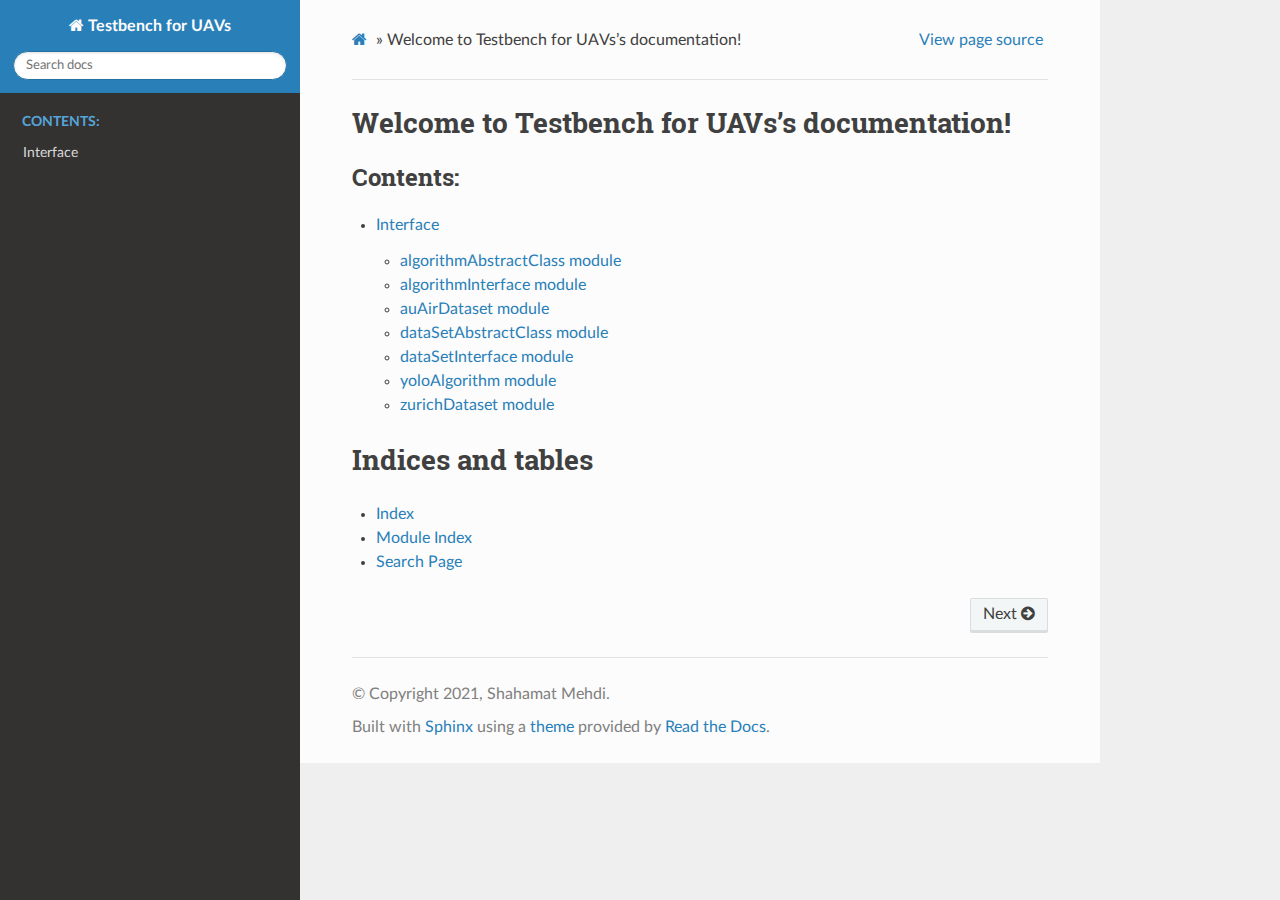
<file: documentation/index.html>
<!DOCTYPE html>
<html class="writer-html5" lang="en" >
<head>
  <meta charset="utf-8" /><meta name="generator" content="Docutils 0.17.1: http://docutils.sourceforge.net/" />

  <meta name="viewport" content="width=device-width, initial-scale=1.0" />
  <title>Welcome to Testbench for UAVs’s documentation! &mdash; Testbench for UAVs  documentation</title>
      <link rel="stylesheet" href="_static/pygments.css" type="text/css" />
      <link rel="stylesheet" href="_static/css/theme.css" type="text/css" />
  <!--[if lt IE 9]>
    <script src="_static/js/html5shiv.min.js"></script>
  <![endif]-->
  
        <script data-url_root="./" id="documentation_options" src="_static/documentation_options.js"></script>
        <script src="_static/jquery.js"></script>
        <script src="_static/underscore.js"></script>
        <script src="_static/doctools.js"></script>
    <script src="_static/js/theme.js"></script>
    <link rel="index" title="Index" href="genindex.html" />
    <link rel="search" title="Search" href="search.html" />
    <link rel="next" title="Interface" href="modules.html" /> 
</head>

<body class="wy-body-for-nav"> 
  <div class="wy-grid-for-nav">
    <nav data-toggle="wy-nav-shift" class="wy-nav-side">
      <div class="wy-side-scroll">
        <div class="wy-side-nav-search" >
            <a href="#" class="icon icon-home"> Testbench for UAVs
          </a>
<div role="search">
  <form id="rtd-search-form" class="wy-form" action="search.html" method="get">
    <input type="text" name="q" placeholder="Search docs" />
    <input type="hidden" name="check_keywords" value="yes" />
    <input type="hidden" name="area" value="default" />
  </form>
</div>
        </div><div class="wy-menu wy-menu-vertical" data-spy="affix" role="navigation" aria-label="Navigation menu">
              <p class="caption" role="heading"><span class="caption-text">Contents:</span></p>
<ul>
<li class="toctree-l1"><a class="reference internal" href="modules.html">Interface</a></li>
</ul>

        </div>
      </div>
    </nav>

    <section data-toggle="wy-nav-shift" class="wy-nav-content-wrap"><nav class="wy-nav-top" aria-label="Mobile navigation menu" >
          <i data-toggle="wy-nav-top" class="fa fa-bars"></i>
          <a href="#">Testbench for UAVs</a>
      </nav>

      <div class="wy-nav-content">
        <div class="rst-content">
          <div role="navigation" aria-label="Page navigation">
  <ul class="wy-breadcrumbs">
      <li><a href="#" class="icon icon-home"></a> &raquo;</li>
      <li>Welcome to Testbench for UAVs’s documentation!</li>
      <li class="wy-breadcrumbs-aside">
            <a href="_sources/index.rst.txt" rel="nofollow"> View page source</a>
      </li>
  </ul>
  <hr/>
</div>
          <div role="main" class="document" itemscope="itemscope" itemtype="http://schema.org/Article">
           <div itemprop="articleBody">
             
  <section id="welcome-to-testbench-for-uavs-s-documentation">
<h1>Welcome to Testbench for UAVs’s documentation!<a class="headerlink" href="#welcome-to-testbench-for-uavs-s-documentation" title="Permalink to this headline"></a></h1>
<div class="toctree-wrapper compound">
<p class="caption" role="heading"><span class="caption-text">Contents:</span></p>
<ul>
<li class="toctree-l1"><a class="reference internal" href="modules.html">Interface</a><ul>
<li class="toctree-l2"><a class="reference internal" href="algorithmAbstractClass.html">algorithmAbstractClass module</a></li>
<li class="toctree-l2"><a class="reference internal" href="algorithmInterface.html">algorithmInterface module</a></li>
<li class="toctree-l2"><a class="reference internal" href="auAirDataset.html">auAirDataset module</a></li>
<li class="toctree-l2"><a class="reference internal" href="dataSetAbstractClass.html">dataSetAbstractClass module</a></li>
<li class="toctree-l2"><a class="reference internal" href="dataSetInterface.html">dataSetInterface module</a></li>
<li class="toctree-l2"><a class="reference internal" href="yoloAlgorithm.html">yoloAlgorithm module</a></li>
<li class="toctree-l2"><a class="reference internal" href="zurichDataset.html">zurichDataset module</a></li>
</ul>
</li>
</ul>
</div>
</section>
<section id="indices-and-tables">
<h1>Indices and tables<a class="headerlink" href="#indices-and-tables" title="Permalink to this headline"></a></h1>
<ul class="simple">
<li><p><a class="reference internal" href="genindex.html"><span class="std std-ref">Index</span></a></p></li>
<li><p><a class="reference internal" href="py-modindex.html"><span class="std std-ref">Module Index</span></a></p></li>
<li><p><a class="reference internal" href="search.html"><span class="std std-ref">Search Page</span></a></p></li>
</ul>
</section>


           </div>
          </div>
          <footer><div class="rst-footer-buttons" role="navigation" aria-label="Footer">
        <a href="modules.html" class="btn btn-neutral float-right" title="Interface" accesskey="n" rel="next">Next <span class="fa fa-arrow-circle-right" aria-hidden="true"></span></a>
    </div>

  <hr/>

  <div role="contentinfo">
    <p>&#169; Copyright 2021, Shahamat Mehdi.</p>
  </div>

  Built with <a href="https://www.sphinx-doc.org/">Sphinx</a> using a
    <a href="https://github.com/readthedocs/sphinx_rtd_theme">theme</a>
    provided by <a href="https://readthedocs.org">Read the Docs</a>.
   

</footer>
        </div>
      </div>
    </section>
  </div>
  <script>
      jQuery(function () {
          SphinxRtdTheme.Navigation.enable(true);
      });
  </script> 

</body>
</html>
</file>
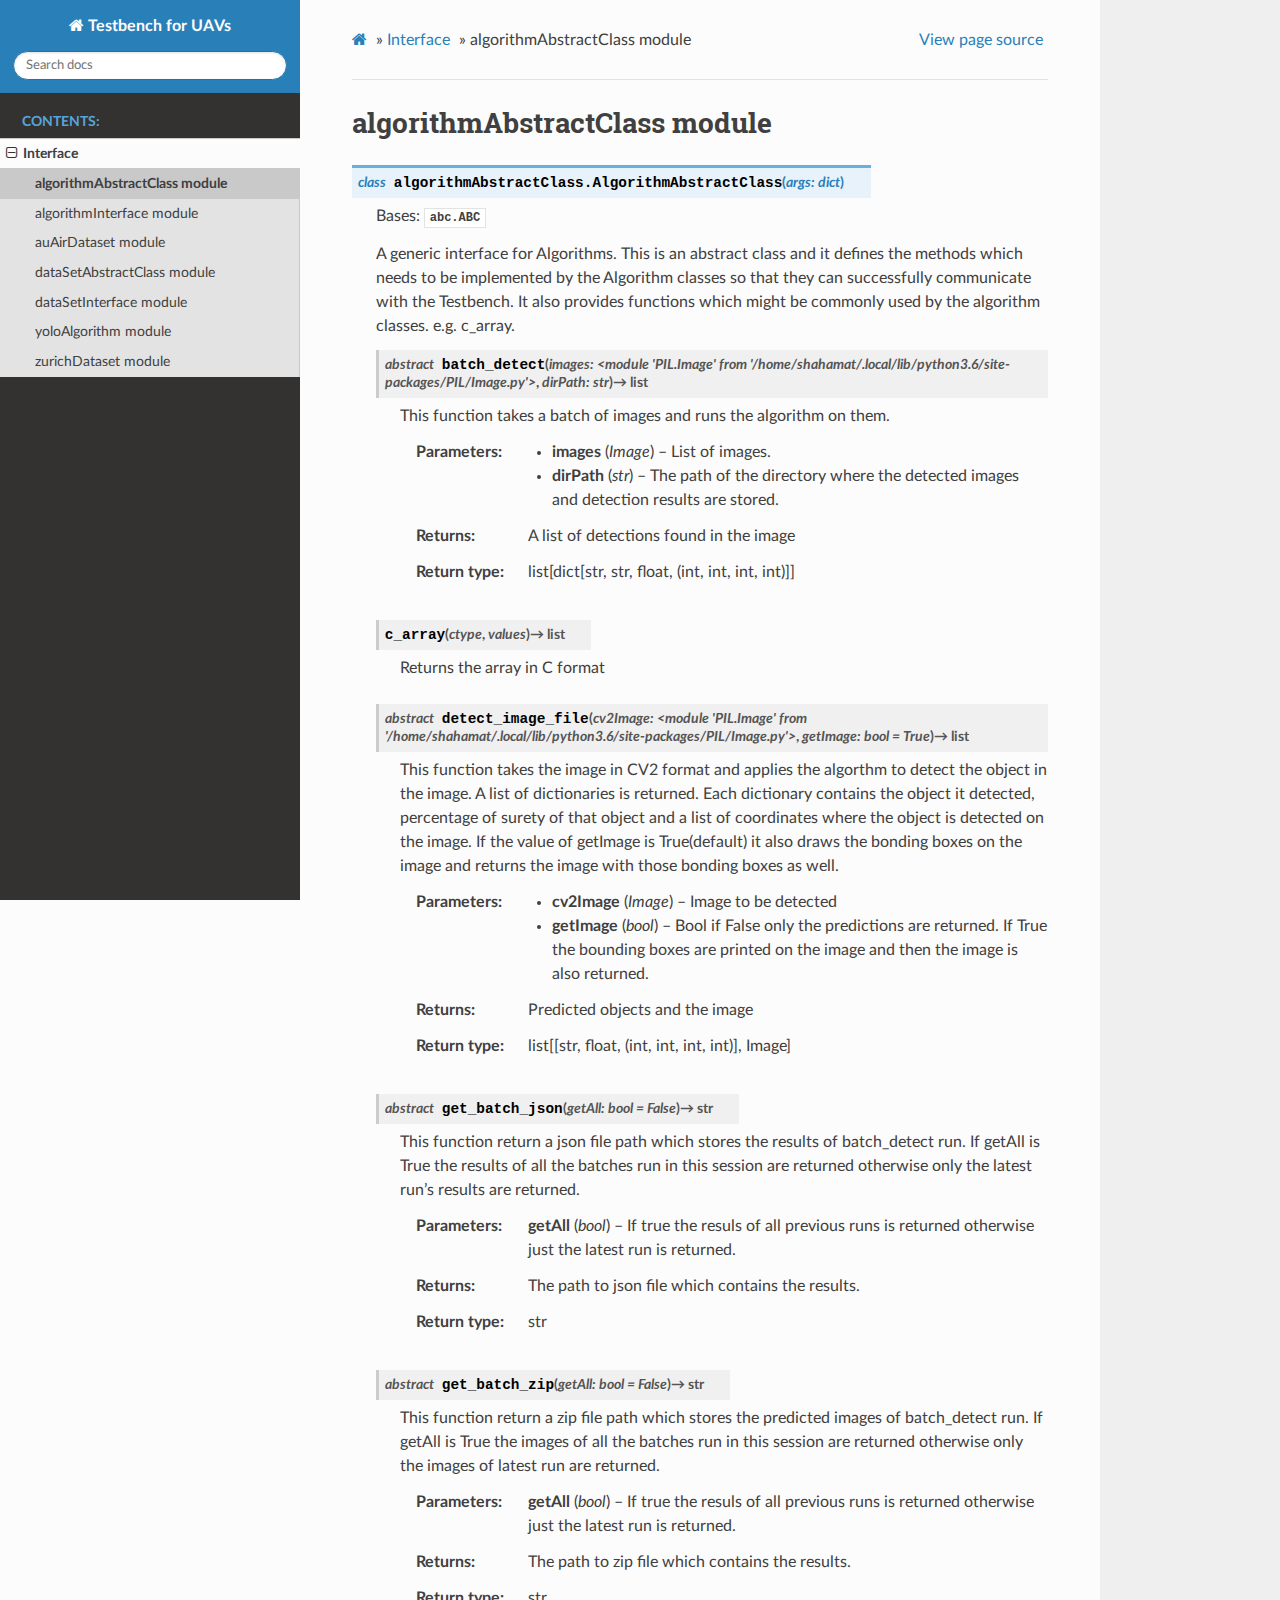
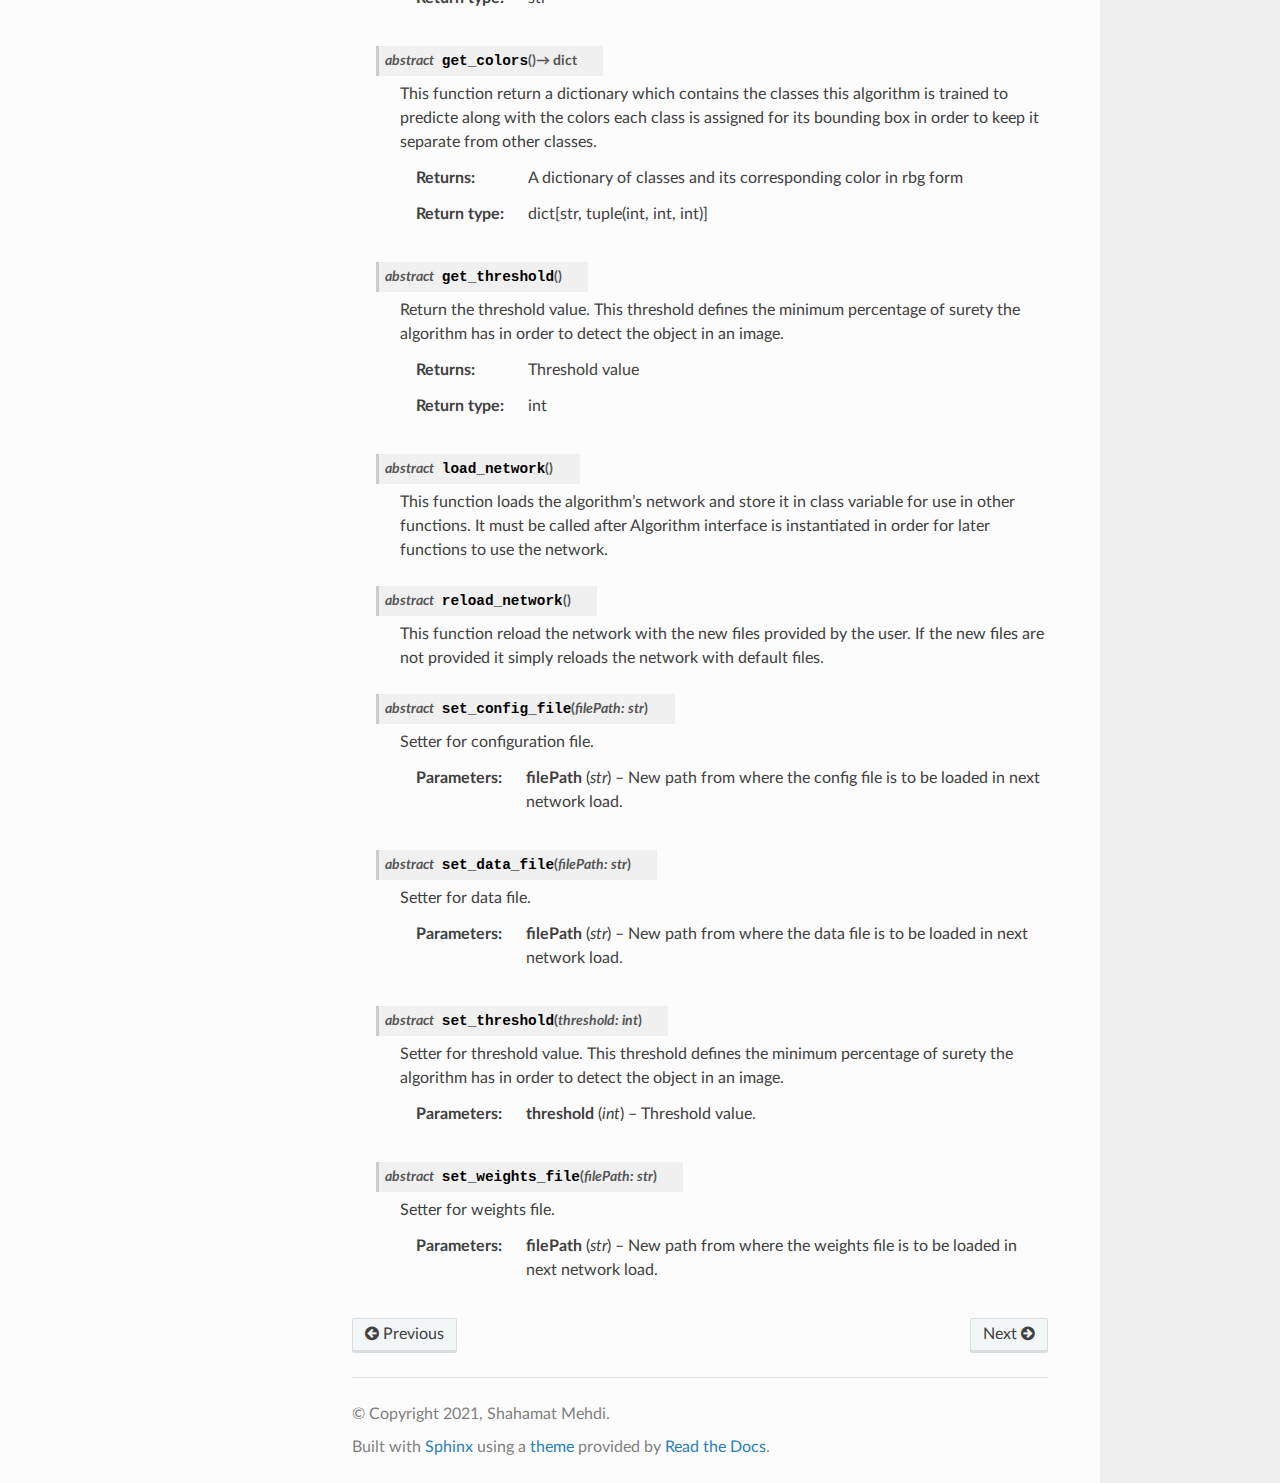
<file: documentation/algorithmAbstractClass.html>
<!DOCTYPE html>
<html class="writer-html5" lang="en" >
<head>
  <meta charset="utf-8" /><meta name="generator" content="Docutils 0.17.1: http://docutils.sourceforge.net/" />

  <meta name="viewport" content="width=device-width, initial-scale=1.0" />
  <title>algorithmAbstractClass module &mdash; Testbench for UAVs  documentation</title>
      <link rel="stylesheet" href="_static/pygments.css" type="text/css" />
      <link rel="stylesheet" href="_static/css/theme.css" type="text/css" />
  <!--[if lt IE 9]>
    <script src="_static/js/html5shiv.min.js"></script>
  <![endif]-->
  
        <script data-url_root="./" id="documentation_options" src="_static/documentation_options.js"></script>
        <script src="_static/jquery.js"></script>
        <script src="_static/underscore.js"></script>
        <script src="_static/doctools.js"></script>
    <script src="_static/js/theme.js"></script>
    <link rel="index" title="Index" href="genindex.html" />
    <link rel="search" title="Search" href="search.html" />
    <link rel="next" title="algorithmInterface module" href="algorithmInterface.html" />
    <link rel="prev" title="Interface" href="modules.html" /> 
</head>

<body class="wy-body-for-nav"> 
  <div class="wy-grid-for-nav">
    <nav data-toggle="wy-nav-shift" class="wy-nav-side">
      <div class="wy-side-scroll">
        <div class="wy-side-nav-search" >
            <a href="index.html" class="icon icon-home"> Testbench for UAVs
          </a>
<div role="search">
  <form id="rtd-search-form" class="wy-form" action="search.html" method="get">
    <input type="text" name="q" placeholder="Search docs" />
    <input type="hidden" name="check_keywords" value="yes" />
    <input type="hidden" name="area" value="default" />
  </form>
</div>
        </div><div class="wy-menu wy-menu-vertical" data-spy="affix" role="navigation" aria-label="Navigation menu">
              <p class="caption" role="heading"><span class="caption-text">Contents:</span></p>
<ul class="current">
<li class="toctree-l1 current"><a class="reference internal" href="modules.html">Interface</a><ul class="current">
<li class="toctree-l2 current"><a class="current reference internal" href="#">algorithmAbstractClass module</a></li>
<li class="toctree-l2"><a class="reference internal" href="algorithmInterface.html">algorithmInterface module</a></li>
<li class="toctree-l2"><a class="reference internal" href="auAirDataset.html">auAirDataset module</a></li>
<li class="toctree-l2"><a class="reference internal" href="dataSetAbstractClass.html">dataSetAbstractClass module</a></li>
<li class="toctree-l2"><a class="reference internal" href="dataSetInterface.html">dataSetInterface module</a></li>
<li class="toctree-l2"><a class="reference internal" href="yoloAlgorithm.html">yoloAlgorithm module</a></li>
<li class="toctree-l2"><a class="reference internal" href="zurichDataset.html">zurichDataset module</a></li>
</ul>
</li>
</ul>

        </div>
      </div>
    </nav>

    <section data-toggle="wy-nav-shift" class="wy-nav-content-wrap"><nav class="wy-nav-top" aria-label="Mobile navigation menu" >
          <i data-toggle="wy-nav-top" class="fa fa-bars"></i>
          <a href="index.html">Testbench for UAVs</a>
      </nav>

      <div class="wy-nav-content">
        <div class="rst-content">
          <div role="navigation" aria-label="Page navigation">
  <ul class="wy-breadcrumbs">
      <li><a href="index.html" class="icon icon-home"></a> &raquo;</li>
          <li><a href="modules.html">Interface</a> &raquo;</li>
      <li>algorithmAbstractClass module</li>
      <li class="wy-breadcrumbs-aside">
            <a href="_sources/algorithmAbstractClass.rst.txt" rel="nofollow"> View page source</a>
      </li>
  </ul>
  <hr/>
</div>
          <div role="main" class="document" itemscope="itemscope" itemtype="http://schema.org/Article">
           <div itemprop="articleBody">
             
  <section id="module-algorithmAbstractClass">
<span id="algorithmabstractclass-module"></span><h1>algorithmAbstractClass module<a class="headerlink" href="#module-algorithmAbstractClass" title="Permalink to this headline"></a></h1>
<dl class="py class">
<dt class="sig sig-object py" id="algorithmAbstractClass.AlgorithmAbstractClass">
<em class="property"><span class="pre">class</span> </em><span class="sig-prename descclassname"><span class="pre">algorithmAbstractClass.</span></span><span class="sig-name descname"><span class="pre">AlgorithmAbstractClass</span></span><span class="sig-paren">(</span><em class="sig-param"><span class="n"><span class="pre">args</span></span><span class="p"><span class="pre">:</span></span> <span class="n"><span class="pre">dict</span></span></em><span class="sig-paren">)</span><a class="headerlink" href="#algorithmAbstractClass.AlgorithmAbstractClass" title="Permalink to this definition"></a></dt>
<dd><p>Bases: <code class="xref py py-class docutils literal notranslate"><span class="pre">abc.ABC</span></code></p>
<p>A generic interface for Algorithms. This is an abstract class and it defines the methods which needs to be implemented by the Algorithm 
classes so that they can successfully communicate with the Testbench. It also provides functions which might be commonly used by the 
algorithm classes. e.g. c_array.</p>
<dl class="py method">
<dt class="sig sig-object py" id="algorithmAbstractClass.AlgorithmAbstractClass.batch_detect">
<em class="property"><span class="pre">abstract</span> </em><span class="sig-name descname"><span class="pre">batch_detect</span></span><span class="sig-paren">(</span><em class="sig-param"><span class="pre">images:</span> <span class="pre">&lt;module</span> <span class="pre">'PIL.Image'</span> <span class="pre">from</span> <span class="pre">'/home/shahamat/.local/lib/python3.6/site-packages/PIL/Image.py'&gt;</span></em>, <em class="sig-param"><span class="pre">dirPath:</span> <span class="pre">str</span></em><span class="sig-paren">)</span> <span class="sig-return"><span class="sig-return-icon">&#x2192;</span> <span class="sig-return-typehint"><span class="pre">list</span></span></span><a class="headerlink" href="#algorithmAbstractClass.AlgorithmAbstractClass.batch_detect" title="Permalink to this definition"></a></dt>
<dd><p>This function takes a batch of images and runs the algorithm on them.</p>
<dl class="field-list simple">
<dt class="field-odd">Parameters</dt>
<dd class="field-odd"><ul class="simple">
<li><p><strong>images</strong> (<em>Image</em>) – List of images.</p></li>
<li><p><strong>dirPath</strong> (<em>str</em>) – The path of the directory where the detected images and detection results are stored.</p></li>
</ul>
</dd>
<dt class="field-even">Returns</dt>
<dd class="field-even"><p>A list of detections found in the image</p>
</dd>
<dt class="field-odd">Return type</dt>
<dd class="field-odd"><p>list[dict[str, str, float, (int, int, int, int)]]</p>
</dd>
</dl>
</dd></dl>

<dl class="py method">
<dt class="sig sig-object py" id="algorithmAbstractClass.AlgorithmAbstractClass.c_array">
<span class="sig-name descname"><span class="pre">c_array</span></span><span class="sig-paren">(</span><em class="sig-param"><span class="n"><span class="pre">ctype</span></span></em>, <em class="sig-param"><span class="n"><span class="pre">values</span></span></em><span class="sig-paren">)</span> <span class="sig-return"><span class="sig-return-icon">&#x2192;</span> <span class="sig-return-typehint"><span class="pre">list</span></span></span><a class="headerlink" href="#algorithmAbstractClass.AlgorithmAbstractClass.c_array" title="Permalink to this definition"></a></dt>
<dd><p>Returns the array in C format</p>
</dd></dl>

<dl class="py method">
<dt class="sig sig-object py" id="algorithmAbstractClass.AlgorithmAbstractClass.detect_image_file">
<em class="property"><span class="pre">abstract</span> </em><span class="sig-name descname"><span class="pre">detect_image_file</span></span><span class="sig-paren">(</span><em class="sig-param"><span class="pre">cv2Image:</span> <span class="pre">&lt;module</span> <span class="pre">'PIL.Image'</span> <span class="pre">from</span> <span class="pre">'/home/shahamat/.local/lib/python3.6/site-packages/PIL/Image.py'&gt;</span></em>, <em class="sig-param"><span class="pre">getImage:</span> <span class="pre">bool</span> <span class="pre">=</span> <span class="pre">True</span></em><span class="sig-paren">)</span> <span class="sig-return"><span class="sig-return-icon">&#x2192;</span> <span class="sig-return-typehint"><span class="pre">list</span></span></span><a class="headerlink" href="#algorithmAbstractClass.AlgorithmAbstractClass.detect_image_file" title="Permalink to this definition"></a></dt>
<dd><p>This function takes the image in CV2 format and applies the algorthm to detect the object in the image. A list of dictionaries is returned.
Each dictionary contains the object it detected, percentage of surety of that object and a list of coordinates where the object is detected on
the image. If the value of getImage is True(default) it also draws the bonding boxes on the image and returns the image with those bonding boxes
as well.</p>
<dl class="field-list simple">
<dt class="field-odd">Parameters</dt>
<dd class="field-odd"><ul class="simple">
<li><p><strong>cv2Image</strong> (<em>Image</em>) – Image to be detected</p></li>
<li><p><strong>getImage</strong> (<em>bool</em>) – Bool if False only the predictions are returned. If True the bounding boxes are printed on the image and then the image is also returned.</p></li>
</ul>
</dd>
<dt class="field-even">Returns</dt>
<dd class="field-even"><p>Predicted objects and the image</p>
</dd>
<dt class="field-odd">Return type</dt>
<dd class="field-odd"><p>list[[str, float, (int, int, int, int)], Image]</p>
</dd>
</dl>
</dd></dl>

<dl class="py method">
<dt class="sig sig-object py" id="algorithmAbstractClass.AlgorithmAbstractClass.get_batch_json">
<em class="property"><span class="pre">abstract</span> </em><span class="sig-name descname"><span class="pre">get_batch_json</span></span><span class="sig-paren">(</span><em class="sig-param"><span class="n"><span class="pre">getAll</span></span><span class="p"><span class="pre">:</span></span> <span class="n"><span class="pre">bool</span></span> <span class="o"><span class="pre">=</span></span> <span class="default_value"><span class="pre">False</span></span></em><span class="sig-paren">)</span> <span class="sig-return"><span class="sig-return-icon">&#x2192;</span> <span class="sig-return-typehint"><span class="pre">str</span></span></span><a class="headerlink" href="#algorithmAbstractClass.AlgorithmAbstractClass.get_batch_json" title="Permalink to this definition"></a></dt>
<dd><p>This function return a json file path which stores the results of batch_detect run. If getAll is True the results of all the batches run in this session are returned otherwise only the latest run’s results are returned.</p>
<dl class="field-list simple">
<dt class="field-odd">Parameters</dt>
<dd class="field-odd"><p><strong>getAll</strong> (<em>bool</em>) – If true the resuls of all previous runs is returned otherwise just the latest run is returned.</p>
</dd>
<dt class="field-even">Returns</dt>
<dd class="field-even"><p>The path to json file which contains the results.</p>
</dd>
<dt class="field-odd">Return type</dt>
<dd class="field-odd"><p>str</p>
</dd>
</dl>
</dd></dl>

<dl class="py method">
<dt class="sig sig-object py" id="algorithmAbstractClass.AlgorithmAbstractClass.get_batch_zip">
<em class="property"><span class="pre">abstract</span> </em><span class="sig-name descname"><span class="pre">get_batch_zip</span></span><span class="sig-paren">(</span><em class="sig-param"><span class="n"><span class="pre">getAll</span></span><span class="p"><span class="pre">:</span></span> <span class="n"><span class="pre">bool</span></span> <span class="o"><span class="pre">=</span></span> <span class="default_value"><span class="pre">False</span></span></em><span class="sig-paren">)</span> <span class="sig-return"><span class="sig-return-icon">&#x2192;</span> <span class="sig-return-typehint"><span class="pre">str</span></span></span><a class="headerlink" href="#algorithmAbstractClass.AlgorithmAbstractClass.get_batch_zip" title="Permalink to this definition"></a></dt>
<dd><p>This function return a zip file path which stores the predicted images of batch_detect run. If getAll is True the images of all the batches run in this session are returned otherwise only the images of latest run are returned.</p>
<dl class="field-list simple">
<dt class="field-odd">Parameters</dt>
<dd class="field-odd"><p><strong>getAll</strong> (<em>bool</em>) – If true the resuls of all previous runs is returned otherwise just the latest run is returned.</p>
</dd>
<dt class="field-even">Returns</dt>
<dd class="field-even"><p>The path to zip file which contains the results.</p>
</dd>
<dt class="field-odd">Return type</dt>
<dd class="field-odd"><p>str</p>
</dd>
</dl>
</dd></dl>

<dl class="py method">
<dt class="sig sig-object py" id="algorithmAbstractClass.AlgorithmAbstractClass.get_colors">
<em class="property"><span class="pre">abstract</span> </em><span class="sig-name descname"><span class="pre">get_colors</span></span><span class="sig-paren">(</span><span class="sig-paren">)</span> <span class="sig-return"><span class="sig-return-icon">&#x2192;</span> <span class="sig-return-typehint"><span class="pre">dict</span></span></span><a class="headerlink" href="#algorithmAbstractClass.AlgorithmAbstractClass.get_colors" title="Permalink to this definition"></a></dt>
<dd><p>This function return a dictionary which contains the classes this algorithm is trained to predicte along with the colors each class is assigned for its bounding box in order to keep it separate from other classes.</p>
<dl class="field-list simple">
<dt class="field-odd">Returns</dt>
<dd class="field-odd"><p>A dictionary of classes and its corresponding color in rbg form</p>
</dd>
<dt class="field-even">Return type</dt>
<dd class="field-even"><p>dict[str, tuple(int, int, int)]</p>
</dd>
</dl>
</dd></dl>

<dl class="py method">
<dt class="sig sig-object py" id="algorithmAbstractClass.AlgorithmAbstractClass.get_threshold">
<em class="property"><span class="pre">abstract</span> </em><span class="sig-name descname"><span class="pre">get_threshold</span></span><span class="sig-paren">(</span><span class="sig-paren">)</span><a class="headerlink" href="#algorithmAbstractClass.AlgorithmAbstractClass.get_threshold" title="Permalink to this definition"></a></dt>
<dd><p>Return the threshold value. This threshold defines the minimum percentage of surety the algorithm has in order to detect the object in
an image.</p>
<dl class="field-list simple">
<dt class="field-odd">Returns</dt>
<dd class="field-odd"><p>Threshold value</p>
</dd>
<dt class="field-even">Return type</dt>
<dd class="field-even"><p>int</p>
</dd>
</dl>
</dd></dl>

<dl class="py method">
<dt class="sig sig-object py" id="algorithmAbstractClass.AlgorithmAbstractClass.load_network">
<em class="property"><span class="pre">abstract</span> </em><span class="sig-name descname"><span class="pre">load_network</span></span><span class="sig-paren">(</span><span class="sig-paren">)</span><a class="headerlink" href="#algorithmAbstractClass.AlgorithmAbstractClass.load_network" title="Permalink to this definition"></a></dt>
<dd><p>This function loads the algorithm’s network and store it in class variable for use in other functions. It must be called after Algorithm 
interface is instantiated in order for later functions to use the network.</p>
</dd></dl>

<dl class="py method">
<dt class="sig sig-object py" id="algorithmAbstractClass.AlgorithmAbstractClass.reload_network">
<em class="property"><span class="pre">abstract</span> </em><span class="sig-name descname"><span class="pre">reload_network</span></span><span class="sig-paren">(</span><span class="sig-paren">)</span><a class="headerlink" href="#algorithmAbstractClass.AlgorithmAbstractClass.reload_network" title="Permalink to this definition"></a></dt>
<dd><p>This function reload the network with the new files provided by the user. If the new files are not provided it simply reloads the network
with default files.</p>
</dd></dl>

<dl class="py method">
<dt class="sig sig-object py" id="algorithmAbstractClass.AlgorithmAbstractClass.set_config_file">
<em class="property"><span class="pre">abstract</span> </em><span class="sig-name descname"><span class="pre">set_config_file</span></span><span class="sig-paren">(</span><em class="sig-param"><span class="n"><span class="pre">filePath</span></span><span class="p"><span class="pre">:</span></span> <span class="n"><span class="pre">str</span></span></em><span class="sig-paren">)</span><a class="headerlink" href="#algorithmAbstractClass.AlgorithmAbstractClass.set_config_file" title="Permalink to this definition"></a></dt>
<dd><p>Setter for configuration file.</p>
<dl class="field-list simple">
<dt class="field-odd">Parameters</dt>
<dd class="field-odd"><p><strong>filePath</strong> (<em>str</em>) – New path from where the config file is to be loaded in next network load.</p>
</dd>
</dl>
</dd></dl>

<dl class="py method">
<dt class="sig sig-object py" id="algorithmAbstractClass.AlgorithmAbstractClass.set_data_file">
<em class="property"><span class="pre">abstract</span> </em><span class="sig-name descname"><span class="pre">set_data_file</span></span><span class="sig-paren">(</span><em class="sig-param"><span class="n"><span class="pre">filePath</span></span><span class="p"><span class="pre">:</span></span> <span class="n"><span class="pre">str</span></span></em><span class="sig-paren">)</span><a class="headerlink" href="#algorithmAbstractClass.AlgorithmAbstractClass.set_data_file" title="Permalink to this definition"></a></dt>
<dd><p>Setter for data file.</p>
<dl class="field-list simple">
<dt class="field-odd">Parameters</dt>
<dd class="field-odd"><p><strong>filePath</strong> (<em>str</em>) – New path from where the data file is to be loaded in next network load.</p>
</dd>
</dl>
</dd></dl>

<dl class="py method">
<dt class="sig sig-object py" id="algorithmAbstractClass.AlgorithmAbstractClass.set_threshold">
<em class="property"><span class="pre">abstract</span> </em><span class="sig-name descname"><span class="pre">set_threshold</span></span><span class="sig-paren">(</span><em class="sig-param"><span class="n"><span class="pre">threshold</span></span><span class="p"><span class="pre">:</span></span> <span class="n"><span class="pre">int</span></span></em><span class="sig-paren">)</span><a class="headerlink" href="#algorithmAbstractClass.AlgorithmAbstractClass.set_threshold" title="Permalink to this definition"></a></dt>
<dd><p>Setter for threshold value. This threshold defines the minimum percentage of surety the algorithm has in order to detect the object in
an image.</p>
<dl class="field-list simple">
<dt class="field-odd">Parameters</dt>
<dd class="field-odd"><p><strong>threshold</strong> (<em>int</em>) – Threshold value.</p>
</dd>
</dl>
</dd></dl>

<dl class="py method">
<dt class="sig sig-object py" id="algorithmAbstractClass.AlgorithmAbstractClass.set_weights_file">
<em class="property"><span class="pre">abstract</span> </em><span class="sig-name descname"><span class="pre">set_weights_file</span></span><span class="sig-paren">(</span><em class="sig-param"><span class="n"><span class="pre">filePath</span></span><span class="p"><span class="pre">:</span></span> <span class="n"><span class="pre">str</span></span></em><span class="sig-paren">)</span><a class="headerlink" href="#algorithmAbstractClass.AlgorithmAbstractClass.set_weights_file" title="Permalink to this definition"></a></dt>
<dd><p>Setter for weights file.</p>
<dl class="field-list simple">
<dt class="field-odd">Parameters</dt>
<dd class="field-odd"><p><strong>filePath</strong> (<em>str</em>) – New path from where the weights file is to be loaded in next network load.</p>
</dd>
</dl>
</dd></dl>

</dd></dl>

</section>


           </div>
          </div>
          <footer><div class="rst-footer-buttons" role="navigation" aria-label="Footer">
        <a href="modules.html" class="btn btn-neutral float-left" title="Interface" accesskey="p" rel="prev"><span class="fa fa-arrow-circle-left" aria-hidden="true"></span> Previous</a>
        <a href="algorithmInterface.html" class="btn btn-neutral float-right" title="algorithmInterface module" accesskey="n" rel="next">Next <span class="fa fa-arrow-circle-right" aria-hidden="true"></span></a>
    </div>

  <hr/>

  <div role="contentinfo">
    <p>&#169; Copyright 2021, Shahamat Mehdi.</p>
  </div>

  Built with <a href="https://www.sphinx-doc.org/">Sphinx</a> using a
    <a href="https://github.com/readthedocs/sphinx_rtd_theme">theme</a>
    provided by <a href="https://readthedocs.org">Read the Docs</a>.
   

</footer>
        </div>
      </div>
    </section>
  </div>
  <script>
      jQuery(function () {
          SphinxRtdTheme.Navigation.enable(true);
      });
  </script> 

</body>
</html>
</file>
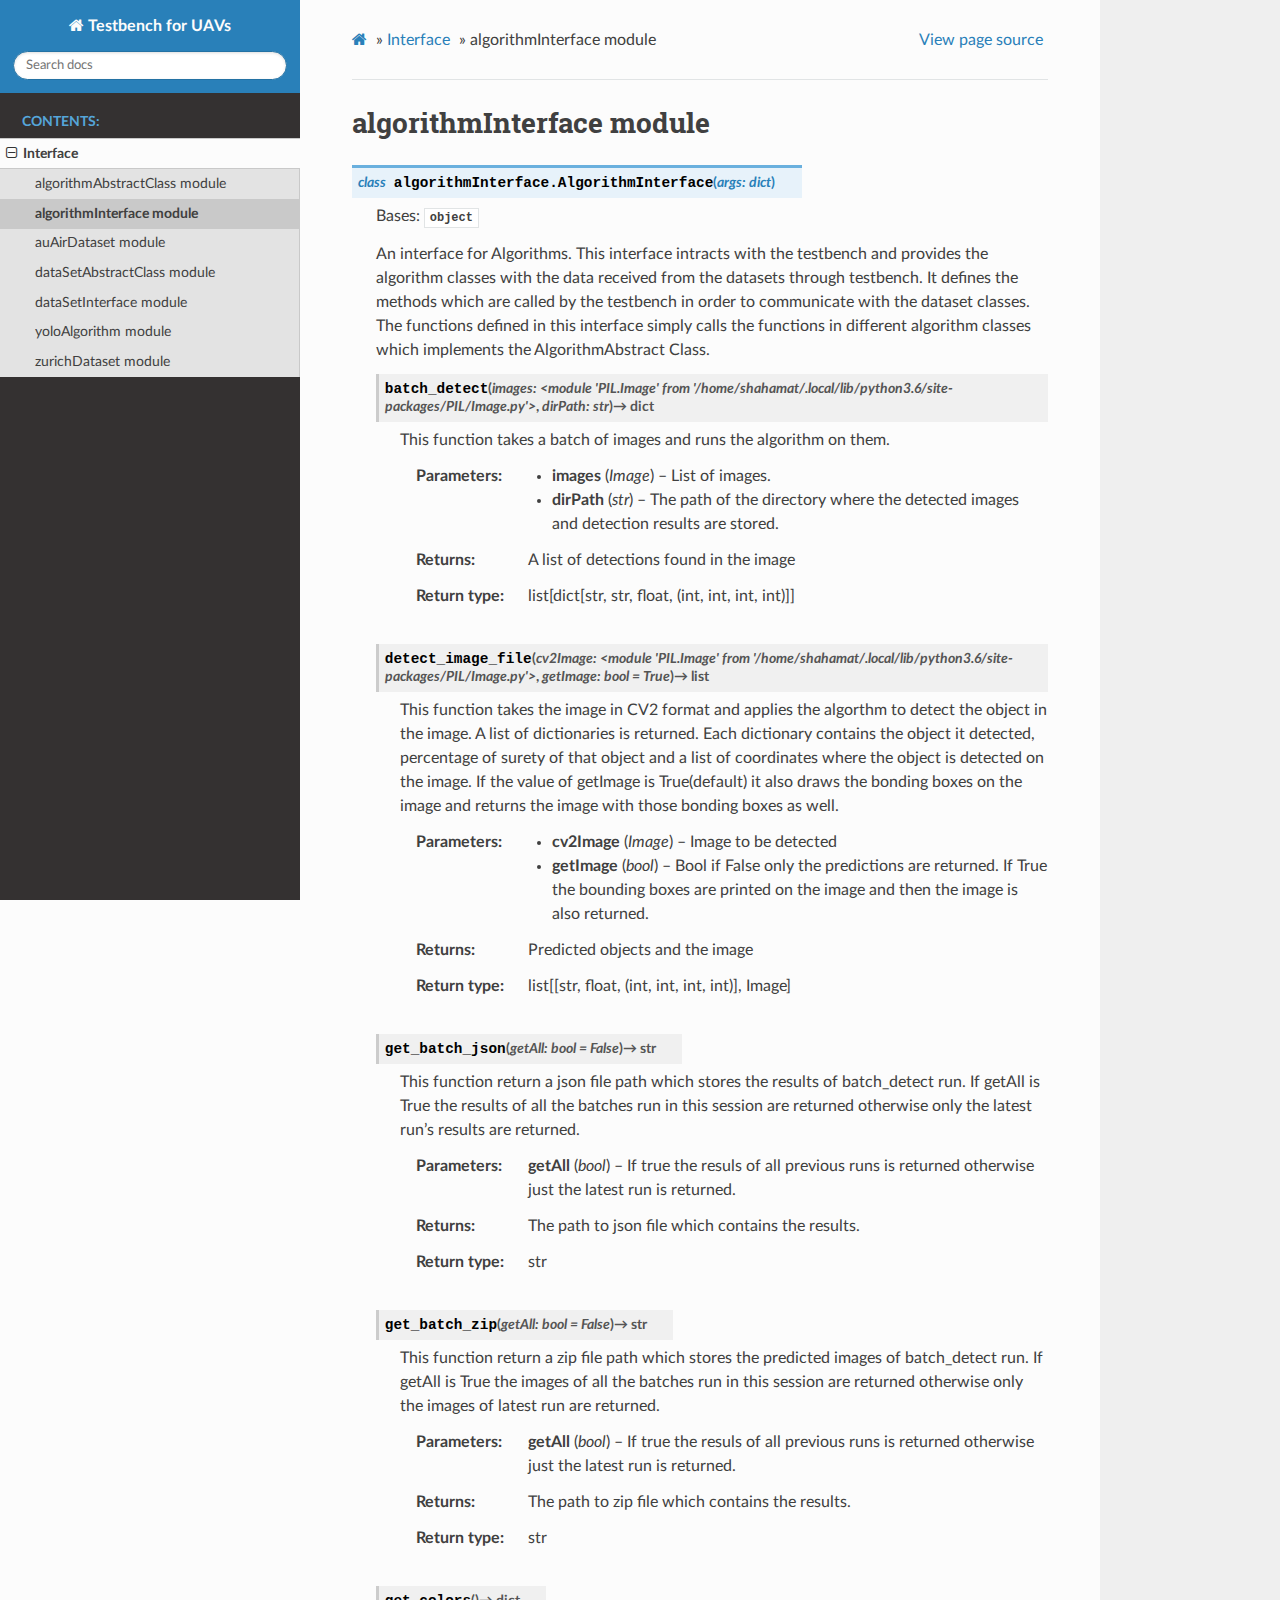
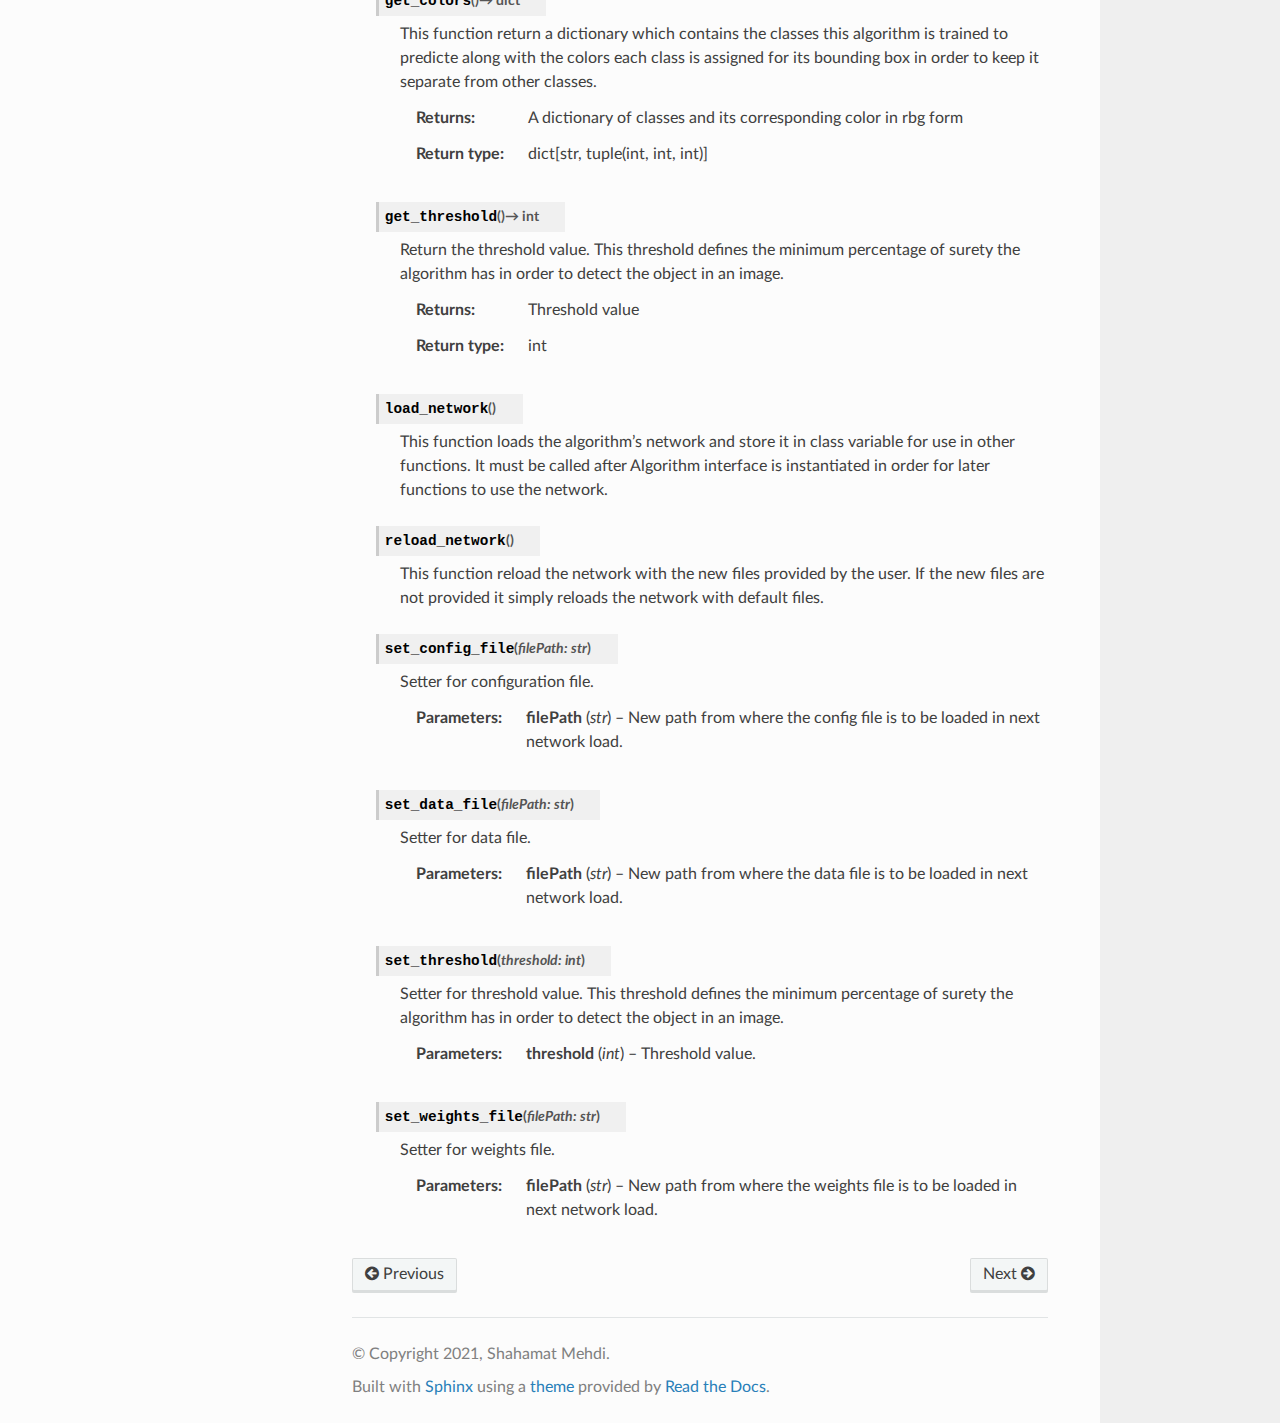
<file: documentation/algorithmInterface.html>
<!DOCTYPE html>
<html class="writer-html5" lang="en" >
<head>
  <meta charset="utf-8" /><meta name="generator" content="Docutils 0.17.1: http://docutils.sourceforge.net/" />

  <meta name="viewport" content="width=device-width, initial-scale=1.0" />
  <title>algorithmInterface module &mdash; Testbench for UAVs  documentation</title>
      <link rel="stylesheet" href="_static/pygments.css" type="text/css" />
      <link rel="stylesheet" href="_static/css/theme.css" type="text/css" />
  <!--[if lt IE 9]>
    <script src="_static/js/html5shiv.min.js"></script>
  <![endif]-->
  
        <script data-url_root="./" id="documentation_options" src="_static/documentation_options.js"></script>
        <script src="_static/jquery.js"></script>
        <script src="_static/underscore.js"></script>
        <script src="_static/doctools.js"></script>
    <script src="_static/js/theme.js"></script>
    <link rel="index" title="Index" href="genindex.html" />
    <link rel="search" title="Search" href="search.html" />
    <link rel="next" title="auAirDataset module" href="auAirDataset.html" />
    <link rel="prev" title="algorithmAbstractClass module" href="algorithmAbstractClass.html" /> 
</head>

<body class="wy-body-for-nav"> 
  <div class="wy-grid-for-nav">
    <nav data-toggle="wy-nav-shift" class="wy-nav-side">
      <div class="wy-side-scroll">
        <div class="wy-side-nav-search" >
            <a href="index.html" class="icon icon-home"> Testbench for UAVs
          </a>
<div role="search">
  <form id="rtd-search-form" class="wy-form" action="search.html" method="get">
    <input type="text" name="q" placeholder="Search docs" />
    <input type="hidden" name="check_keywords" value="yes" />
    <input type="hidden" name="area" value="default" />
  </form>
</div>
        </div><div class="wy-menu wy-menu-vertical" data-spy="affix" role="navigation" aria-label="Navigation menu">
              <p class="caption" role="heading"><span class="caption-text">Contents:</span></p>
<ul class="current">
<li class="toctree-l1 current"><a class="reference internal" href="modules.html">Interface</a><ul class="current">
<li class="toctree-l2"><a class="reference internal" href="algorithmAbstractClass.html">algorithmAbstractClass module</a></li>
<li class="toctree-l2 current"><a class="current reference internal" href="#">algorithmInterface module</a></li>
<li class="toctree-l2"><a class="reference internal" href="auAirDataset.html">auAirDataset module</a></li>
<li class="toctree-l2"><a class="reference internal" href="dataSetAbstractClass.html">dataSetAbstractClass module</a></li>
<li class="toctree-l2"><a class="reference internal" href="dataSetInterface.html">dataSetInterface module</a></li>
<li class="toctree-l2"><a class="reference internal" href="yoloAlgorithm.html">yoloAlgorithm module</a></li>
<li class="toctree-l2"><a class="reference internal" href="zurichDataset.html">zurichDataset module</a></li>
</ul>
</li>
</ul>

        </div>
      </div>
    </nav>

    <section data-toggle="wy-nav-shift" class="wy-nav-content-wrap"><nav class="wy-nav-top" aria-label="Mobile navigation menu" >
          <i data-toggle="wy-nav-top" class="fa fa-bars"></i>
          <a href="index.html">Testbench for UAVs</a>
      </nav>

      <div class="wy-nav-content">
        <div class="rst-content">
          <div role="navigation" aria-label="Page navigation">
  <ul class="wy-breadcrumbs">
      <li><a href="index.html" class="icon icon-home"></a> &raquo;</li>
          <li><a href="modules.html">Interface</a> &raquo;</li>
      <li>algorithmInterface module</li>
      <li class="wy-breadcrumbs-aside">
            <a href="_sources/algorithmInterface.rst.txt" rel="nofollow"> View page source</a>
      </li>
  </ul>
  <hr/>
</div>
          <div role="main" class="document" itemscope="itemscope" itemtype="http://schema.org/Article">
           <div itemprop="articleBody">
             
  <section id="module-algorithmInterface">
<span id="algorithminterface-module"></span><h1>algorithmInterface module<a class="headerlink" href="#module-algorithmInterface" title="Permalink to this headline"></a></h1>
<dl class="py class">
<dt class="sig sig-object py" id="algorithmInterface.AlgorithmInterface">
<em class="property"><span class="pre">class</span> </em><span class="sig-prename descclassname"><span class="pre">algorithmInterface.</span></span><span class="sig-name descname"><span class="pre">AlgorithmInterface</span></span><span class="sig-paren">(</span><em class="sig-param"><span class="n"><span class="pre">args</span></span><span class="p"><span class="pre">:</span></span> <span class="n"><span class="pre">dict</span></span></em><span class="sig-paren">)</span><a class="headerlink" href="#algorithmInterface.AlgorithmInterface" title="Permalink to this definition"></a></dt>
<dd><p>Bases: <code class="xref py py-class docutils literal notranslate"><span class="pre">object</span></code></p>
<p>An interface for Algorithms. This interface intracts with the testbench and provides the algorithm classes with the data received from the 
datasets through testbench. It defines the methods which are called by the testbench in order to communicate with the dataset classes.
The functions defined in this interface simply calls the functions in different algorithm classes which implements the AlgorithmAbstract Class.</p>
<dl class="py method">
<dt class="sig sig-object py" id="algorithmInterface.AlgorithmInterface.batch_detect">
<span class="sig-name descname"><span class="pre">batch_detect</span></span><span class="sig-paren">(</span><em class="sig-param"><span class="pre">images:</span> <span class="pre">&lt;module</span> <span class="pre">'PIL.Image'</span> <span class="pre">from</span> <span class="pre">'/home/shahamat/.local/lib/python3.6/site-packages/PIL/Image.py'&gt;</span></em>, <em class="sig-param"><span class="pre">dirPath:</span> <span class="pre">str</span></em><span class="sig-paren">)</span> <span class="sig-return"><span class="sig-return-icon">&#x2192;</span> <span class="sig-return-typehint"><span class="pre">dict</span></span></span><a class="headerlink" href="#algorithmInterface.AlgorithmInterface.batch_detect" title="Permalink to this definition"></a></dt>
<dd><p>This function takes a batch of images and runs the algorithm on them.</p>
<dl class="field-list simple">
<dt class="field-odd">Parameters</dt>
<dd class="field-odd"><ul class="simple">
<li><p><strong>images</strong> (<em>Image</em>) – List of images.</p></li>
<li><p><strong>dirPath</strong> (<em>str</em>) – The path of the directory where the detected images and detection results are stored.</p></li>
</ul>
</dd>
<dt class="field-even">Returns</dt>
<dd class="field-even"><p>A list of detections found in the image</p>
</dd>
<dt class="field-odd">Return type</dt>
<dd class="field-odd"><p>list[dict[str, str, float, (int, int, int, int)]]</p>
</dd>
</dl>
</dd></dl>

<dl class="py method">
<dt class="sig sig-object py" id="algorithmInterface.AlgorithmInterface.detect_image_file">
<span class="sig-name descname"><span class="pre">detect_image_file</span></span><span class="sig-paren">(</span><em class="sig-param"><span class="pre">cv2Image:</span> <span class="pre">&lt;module</span> <span class="pre">'PIL.Image'</span> <span class="pre">from</span> <span class="pre">'/home/shahamat/.local/lib/python3.6/site-packages/PIL/Image.py'&gt;</span></em>, <em class="sig-param"><span class="pre">getImage:</span> <span class="pre">bool</span> <span class="pre">=</span> <span class="pre">True</span></em><span class="sig-paren">)</span> <span class="sig-return"><span class="sig-return-icon">&#x2192;</span> <span class="sig-return-typehint"><span class="pre">list</span></span></span><a class="headerlink" href="#algorithmInterface.AlgorithmInterface.detect_image_file" title="Permalink to this definition"></a></dt>
<dd><p>This function takes the image in CV2 format and applies the algorthm to detect the object in the image. A list of dictionaries is returned.
Each dictionary contains the object it detected, percentage of surety of that object and a list of coordinates where the object is detected on
the image. If the value of getImage is True(default) it also draws the bonding boxes on the image and returns the image with those bonding boxes
as well.</p>
<dl class="field-list simple">
<dt class="field-odd">Parameters</dt>
<dd class="field-odd"><ul class="simple">
<li><p><strong>cv2Image</strong> (<em>Image</em>) – Image to be detected</p></li>
<li><p><strong>getImage</strong> (<em>bool</em>) – Bool if False only the predictions are returned. If True the bounding boxes are printed on the image and then the image is also returned.</p></li>
</ul>
</dd>
<dt class="field-even">Returns</dt>
<dd class="field-even"><p>Predicted objects and the image</p>
</dd>
<dt class="field-odd">Return type</dt>
<dd class="field-odd"><p>list[[str, float, (int, int, int, int)], Image]</p>
</dd>
</dl>
</dd></dl>

<dl class="py method">
<dt class="sig sig-object py" id="algorithmInterface.AlgorithmInterface.get_batch_json">
<span class="sig-name descname"><span class="pre">get_batch_json</span></span><span class="sig-paren">(</span><em class="sig-param"><span class="n"><span class="pre">getAll</span></span><span class="p"><span class="pre">:</span></span> <span class="n"><span class="pre">bool</span></span> <span class="o"><span class="pre">=</span></span> <span class="default_value"><span class="pre">False</span></span></em><span class="sig-paren">)</span> <span class="sig-return"><span class="sig-return-icon">&#x2192;</span> <span class="sig-return-typehint"><span class="pre">str</span></span></span><a class="headerlink" href="#algorithmInterface.AlgorithmInterface.get_batch_json" title="Permalink to this definition"></a></dt>
<dd><p>This function return a json file path which stores the results of batch_detect run. If getAll is True the results of all the batches run in this session are returned otherwise only the latest run’s results are returned.</p>
<dl class="field-list simple">
<dt class="field-odd">Parameters</dt>
<dd class="field-odd"><p><strong>getAll</strong> (<em>bool</em>) – If true the resuls of all previous runs is returned otherwise just the latest run is returned.</p>
</dd>
<dt class="field-even">Returns</dt>
<dd class="field-even"><p>The path to json file which contains the results.</p>
</dd>
<dt class="field-odd">Return type</dt>
<dd class="field-odd"><p>str</p>
</dd>
</dl>
</dd></dl>

<dl class="py method">
<dt class="sig sig-object py" id="algorithmInterface.AlgorithmInterface.get_batch_zip">
<span class="sig-name descname"><span class="pre">get_batch_zip</span></span><span class="sig-paren">(</span><em class="sig-param"><span class="n"><span class="pre">getAll</span></span><span class="p"><span class="pre">:</span></span> <span class="n"><span class="pre">bool</span></span> <span class="o"><span class="pre">=</span></span> <span class="default_value"><span class="pre">False</span></span></em><span class="sig-paren">)</span> <span class="sig-return"><span class="sig-return-icon">&#x2192;</span> <span class="sig-return-typehint"><span class="pre">str</span></span></span><a class="headerlink" href="#algorithmInterface.AlgorithmInterface.get_batch_zip" title="Permalink to this definition"></a></dt>
<dd><p>This function return a zip file path which stores the predicted images of batch_detect run. If getAll is True the images of all the batches run in this session are returned otherwise only the images of latest run are returned.</p>
<dl class="field-list simple">
<dt class="field-odd">Parameters</dt>
<dd class="field-odd"><p><strong>getAll</strong> (<em>bool</em>) – If true the resuls of all previous runs is returned otherwise just the latest run is returned.</p>
</dd>
<dt class="field-even">Returns</dt>
<dd class="field-even"><p>The path to zip file which contains the results.</p>
</dd>
<dt class="field-odd">Return type</dt>
<dd class="field-odd"><p>str</p>
</dd>
</dl>
</dd></dl>

<dl class="py method">
<dt class="sig sig-object py" id="algorithmInterface.AlgorithmInterface.get_colors">
<span class="sig-name descname"><span class="pre">get_colors</span></span><span class="sig-paren">(</span><span class="sig-paren">)</span> <span class="sig-return"><span class="sig-return-icon">&#x2192;</span> <span class="sig-return-typehint"><span class="pre">dict</span></span></span><a class="headerlink" href="#algorithmInterface.AlgorithmInterface.get_colors" title="Permalink to this definition"></a></dt>
<dd><p>This function return a dictionary which contains the classes this algorithm is trained to predicte along with the colors each class is assigned for its bounding box in order to keep it separate from other classes.</p>
<dl class="field-list simple">
<dt class="field-odd">Returns</dt>
<dd class="field-odd"><p>A dictionary of classes and its corresponding color in rbg form</p>
</dd>
<dt class="field-even">Return type</dt>
<dd class="field-even"><p>dict[str, tuple(int, int, int)]</p>
</dd>
</dl>
</dd></dl>

<dl class="py method">
<dt class="sig sig-object py" id="algorithmInterface.AlgorithmInterface.get_threshold">
<span class="sig-name descname"><span class="pre">get_threshold</span></span><span class="sig-paren">(</span><span class="sig-paren">)</span> <span class="sig-return"><span class="sig-return-icon">&#x2192;</span> <span class="sig-return-typehint"><span class="pre">int</span></span></span><a class="headerlink" href="#algorithmInterface.AlgorithmInterface.get_threshold" title="Permalink to this definition"></a></dt>
<dd><p>Return the threshold value. This threshold defines the minimum percentage of surety the algorithm has in order to detect the object in
an image.</p>
<dl class="field-list simple">
<dt class="field-odd">Returns</dt>
<dd class="field-odd"><p>Threshold value</p>
</dd>
<dt class="field-even">Return type</dt>
<dd class="field-even"><p>int</p>
</dd>
</dl>
</dd></dl>

<dl class="py method">
<dt class="sig sig-object py" id="algorithmInterface.AlgorithmInterface.load_network">
<span class="sig-name descname"><span class="pre">load_network</span></span><span class="sig-paren">(</span><span class="sig-paren">)</span><a class="headerlink" href="#algorithmInterface.AlgorithmInterface.load_network" title="Permalink to this definition"></a></dt>
<dd><p>This function loads the algorithm’s network and store it in class variable for use in other functions. It must be called after Algorithm 
interface is instantiated in order for later functions to use the network.</p>
</dd></dl>

<dl class="py method">
<dt class="sig sig-object py" id="algorithmInterface.AlgorithmInterface.reload_network">
<span class="sig-name descname"><span class="pre">reload_network</span></span><span class="sig-paren">(</span><span class="sig-paren">)</span><a class="headerlink" href="#algorithmInterface.AlgorithmInterface.reload_network" title="Permalink to this definition"></a></dt>
<dd><p>This function reload the network with the new files provided by the user. If the new files are not provided it simply reloads the network
with default files.</p>
</dd></dl>

<dl class="py method">
<dt class="sig sig-object py" id="algorithmInterface.AlgorithmInterface.set_config_file">
<span class="sig-name descname"><span class="pre">set_config_file</span></span><span class="sig-paren">(</span><em class="sig-param"><span class="n"><span class="pre">filePath</span></span><span class="p"><span class="pre">:</span></span> <span class="n"><span class="pre">str</span></span></em><span class="sig-paren">)</span><a class="headerlink" href="#algorithmInterface.AlgorithmInterface.set_config_file" title="Permalink to this definition"></a></dt>
<dd><p>Setter for configuration file.</p>
<dl class="field-list simple">
<dt class="field-odd">Parameters</dt>
<dd class="field-odd"><p><strong>filePath</strong> (<em>str</em>) – New path from where the config file is to be loaded in next network load.</p>
</dd>
</dl>
</dd></dl>

<dl class="py method">
<dt class="sig sig-object py" id="algorithmInterface.AlgorithmInterface.set_data_file">
<span class="sig-name descname"><span class="pre">set_data_file</span></span><span class="sig-paren">(</span><em class="sig-param"><span class="n"><span class="pre">filePath</span></span><span class="p"><span class="pre">:</span></span> <span class="n"><span class="pre">str</span></span></em><span class="sig-paren">)</span><a class="headerlink" href="#algorithmInterface.AlgorithmInterface.set_data_file" title="Permalink to this definition"></a></dt>
<dd><p>Setter for data file.</p>
<dl class="field-list simple">
<dt class="field-odd">Parameters</dt>
<dd class="field-odd"><p><strong>filePath</strong> (<em>str</em>) – New path from where the data file is to be loaded in next network load.</p>
</dd>
</dl>
</dd></dl>

<dl class="py method">
<dt class="sig sig-object py" id="algorithmInterface.AlgorithmInterface.set_threshold">
<span class="sig-name descname"><span class="pre">set_threshold</span></span><span class="sig-paren">(</span><em class="sig-param"><span class="n"><span class="pre">threshold</span></span><span class="p"><span class="pre">:</span></span> <span class="n"><span class="pre">int</span></span></em><span class="sig-paren">)</span><a class="headerlink" href="#algorithmInterface.AlgorithmInterface.set_threshold" title="Permalink to this definition"></a></dt>
<dd><p>Setter for threshold value. This threshold defines the minimum percentage of surety the algorithm has in order to detect the object in
an image.</p>
<dl class="field-list simple">
<dt class="field-odd">Parameters</dt>
<dd class="field-odd"><p><strong>threshold</strong> (<em>int</em>) – Threshold value.</p>
</dd>
</dl>
</dd></dl>

<dl class="py method">
<dt class="sig sig-object py" id="algorithmInterface.AlgorithmInterface.set_weights_file">
<span class="sig-name descname"><span class="pre">set_weights_file</span></span><span class="sig-paren">(</span><em class="sig-param"><span class="n"><span class="pre">filePath</span></span><span class="p"><span class="pre">:</span></span> <span class="n"><span class="pre">str</span></span></em><span class="sig-paren">)</span><a class="headerlink" href="#algorithmInterface.AlgorithmInterface.set_weights_file" title="Permalink to this definition"></a></dt>
<dd><p>Setter for weights file.</p>
<dl class="field-list simple">
<dt class="field-odd">Parameters</dt>
<dd class="field-odd"><p><strong>filePath</strong> (<em>str</em>) – New path from where the weights file is to be loaded in next network load.</p>
</dd>
</dl>
</dd></dl>

</dd></dl>

</section>


           </div>
          </div>
          <footer><div class="rst-footer-buttons" role="navigation" aria-label="Footer">
        <a href="algorithmAbstractClass.html" class="btn btn-neutral float-left" title="algorithmAbstractClass module" accesskey="p" rel="prev"><span class="fa fa-arrow-circle-left" aria-hidden="true"></span> Previous</a>
        <a href="auAirDataset.html" class="btn btn-neutral float-right" title="auAirDataset module" accesskey="n" rel="next">Next <span class="fa fa-arrow-circle-right" aria-hidden="true"></span></a>
    </div>

  <hr/>

  <div role="contentinfo">
    <p>&#169; Copyright 2021, Shahamat Mehdi.</p>
  </div>

  Built with <a href="https://www.sphinx-doc.org/">Sphinx</a> using a
    <a href="https://github.com/readthedocs/sphinx_rtd_theme">theme</a>
    provided by <a href="https://readthedocs.org">Read the Docs</a>.
   

</footer>
        </div>
      </div>
    </section>
  </div>
  <script>
      jQuery(function () {
          SphinxRtdTheme.Navigation.enable(true);
      });
  </script> 

</body>
</html>
</file>
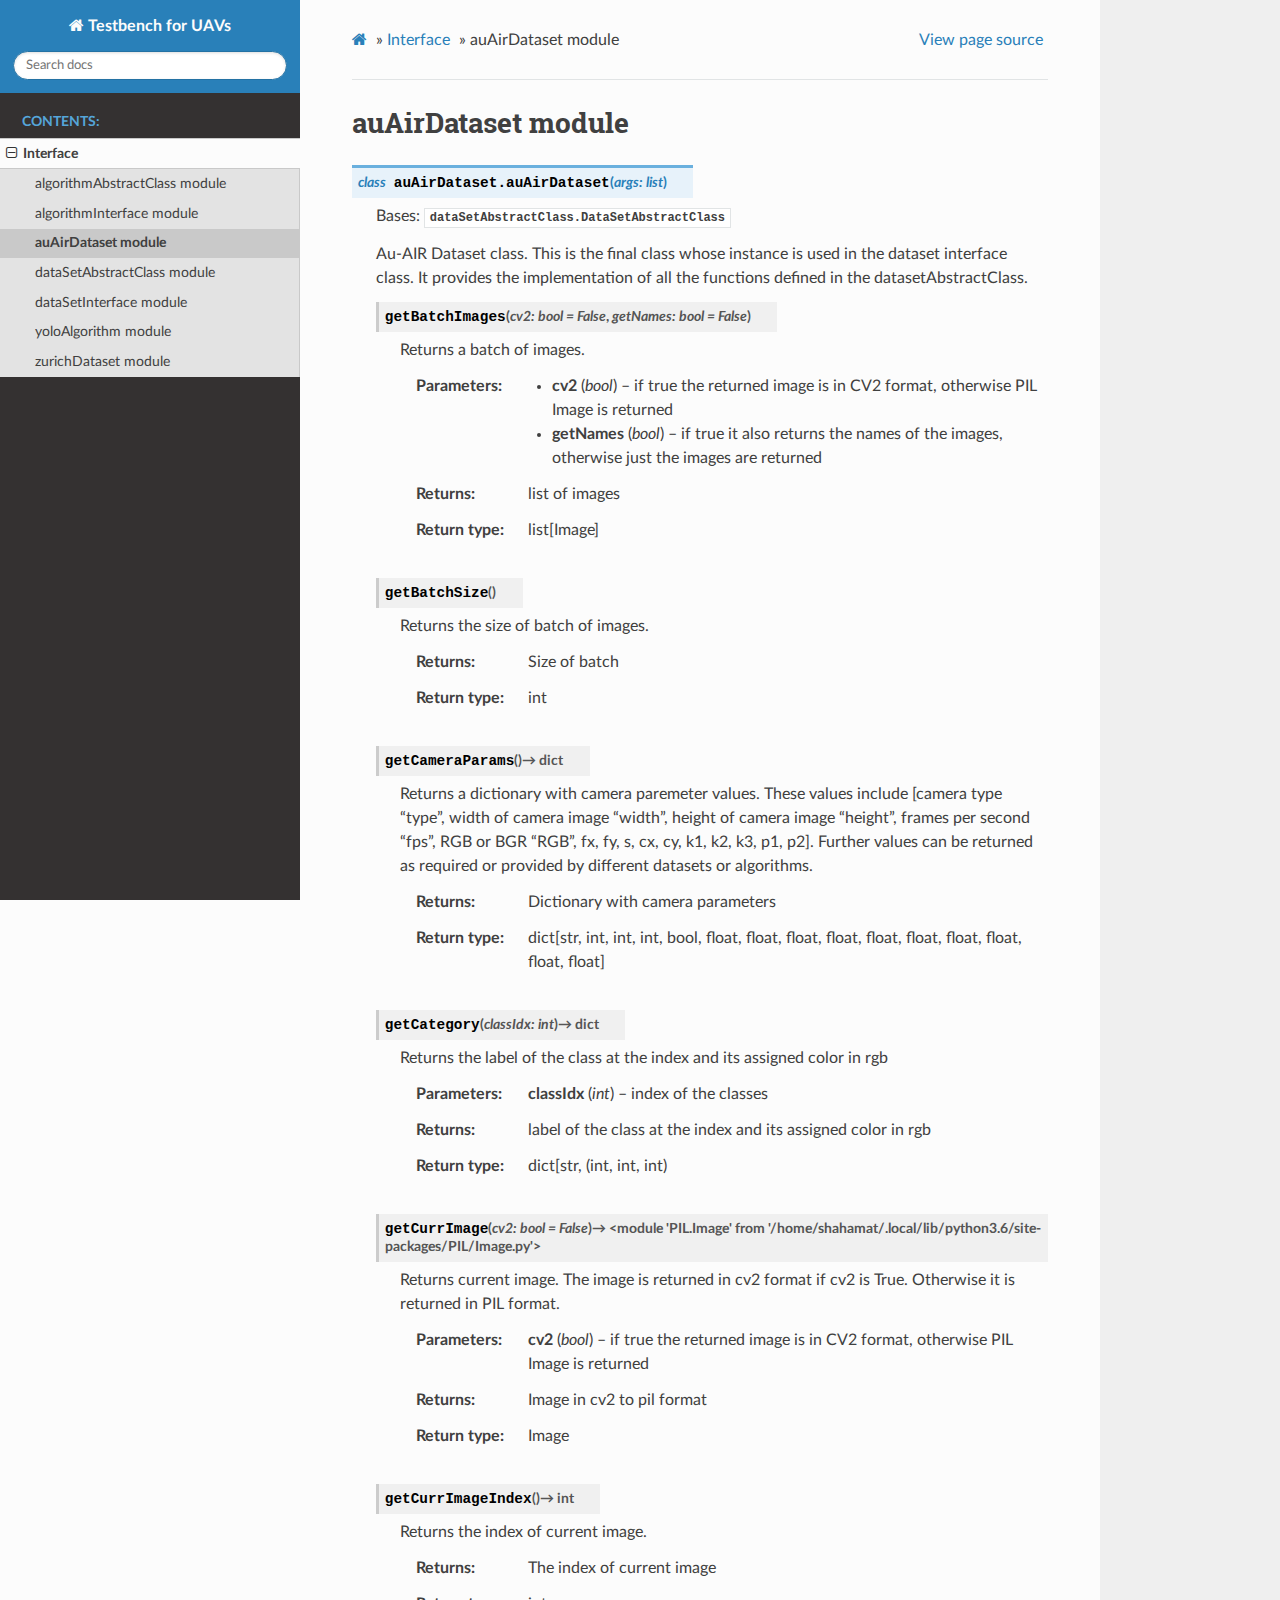
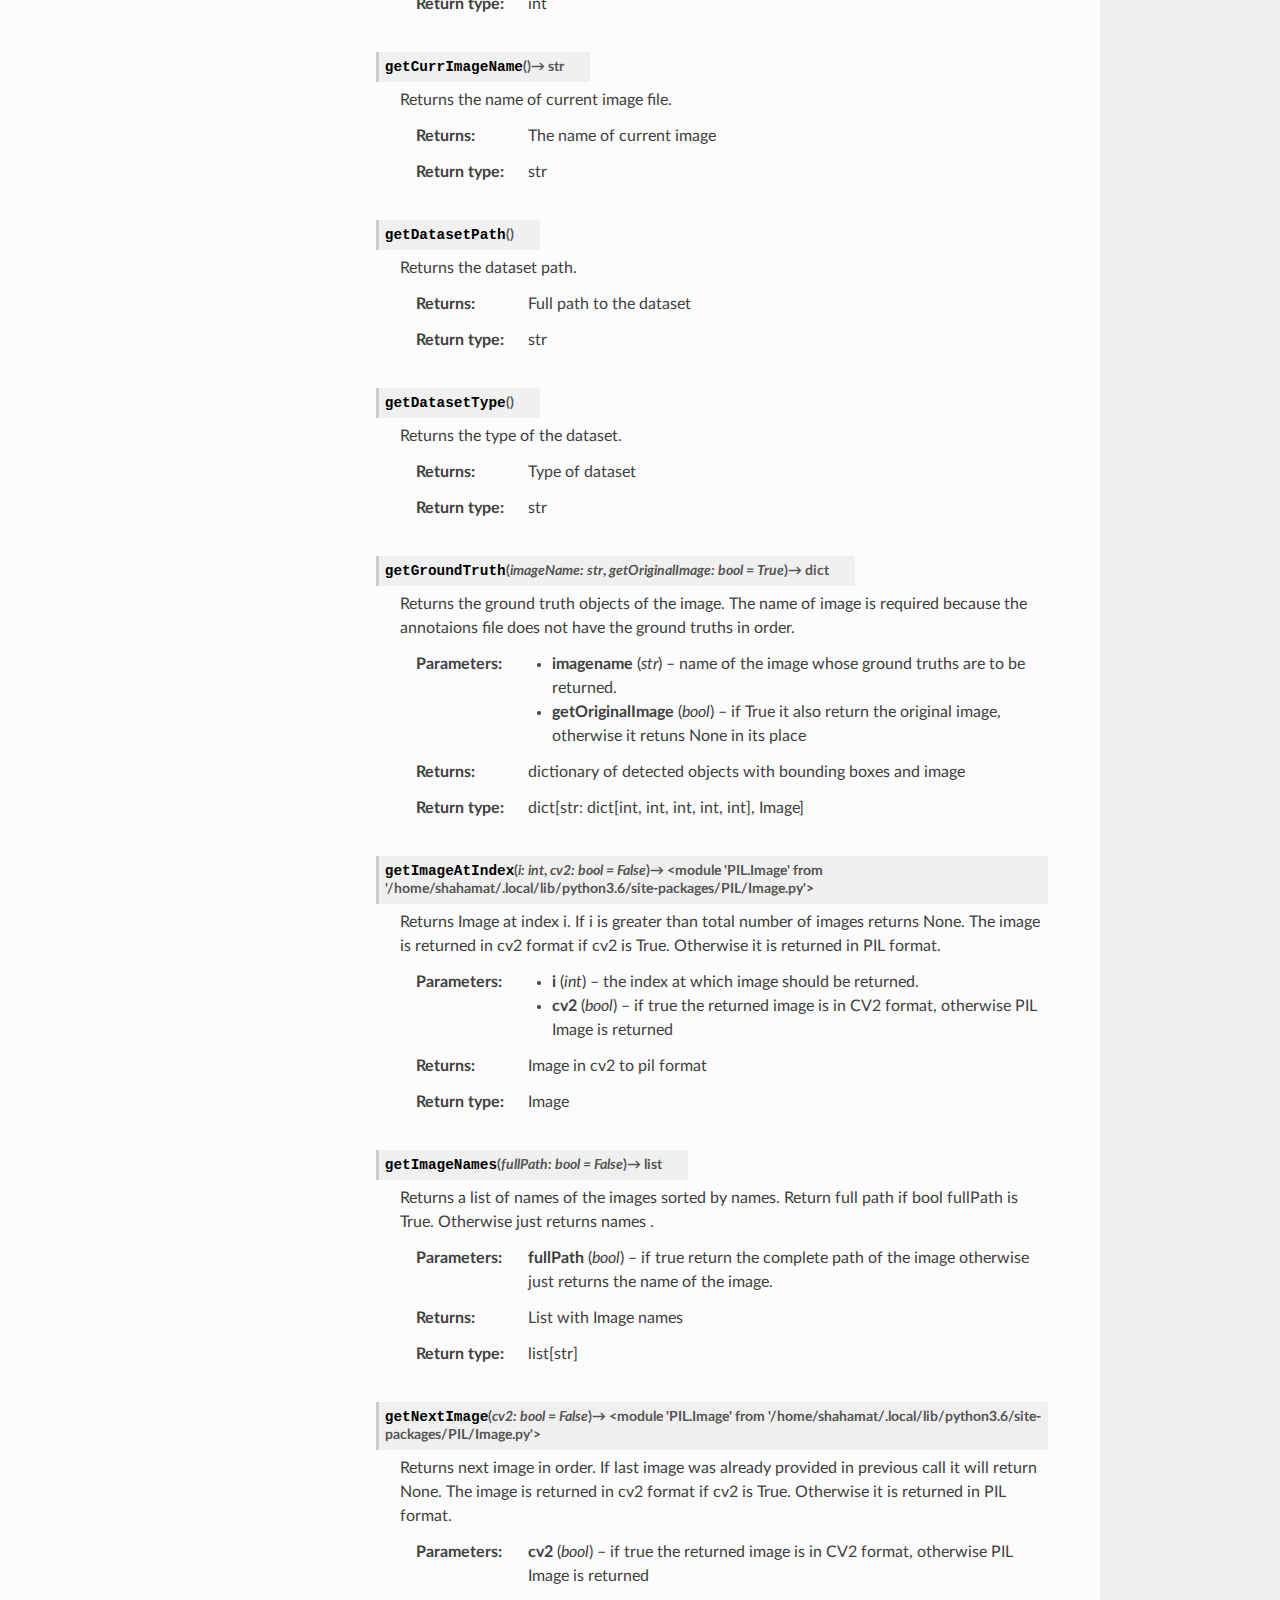
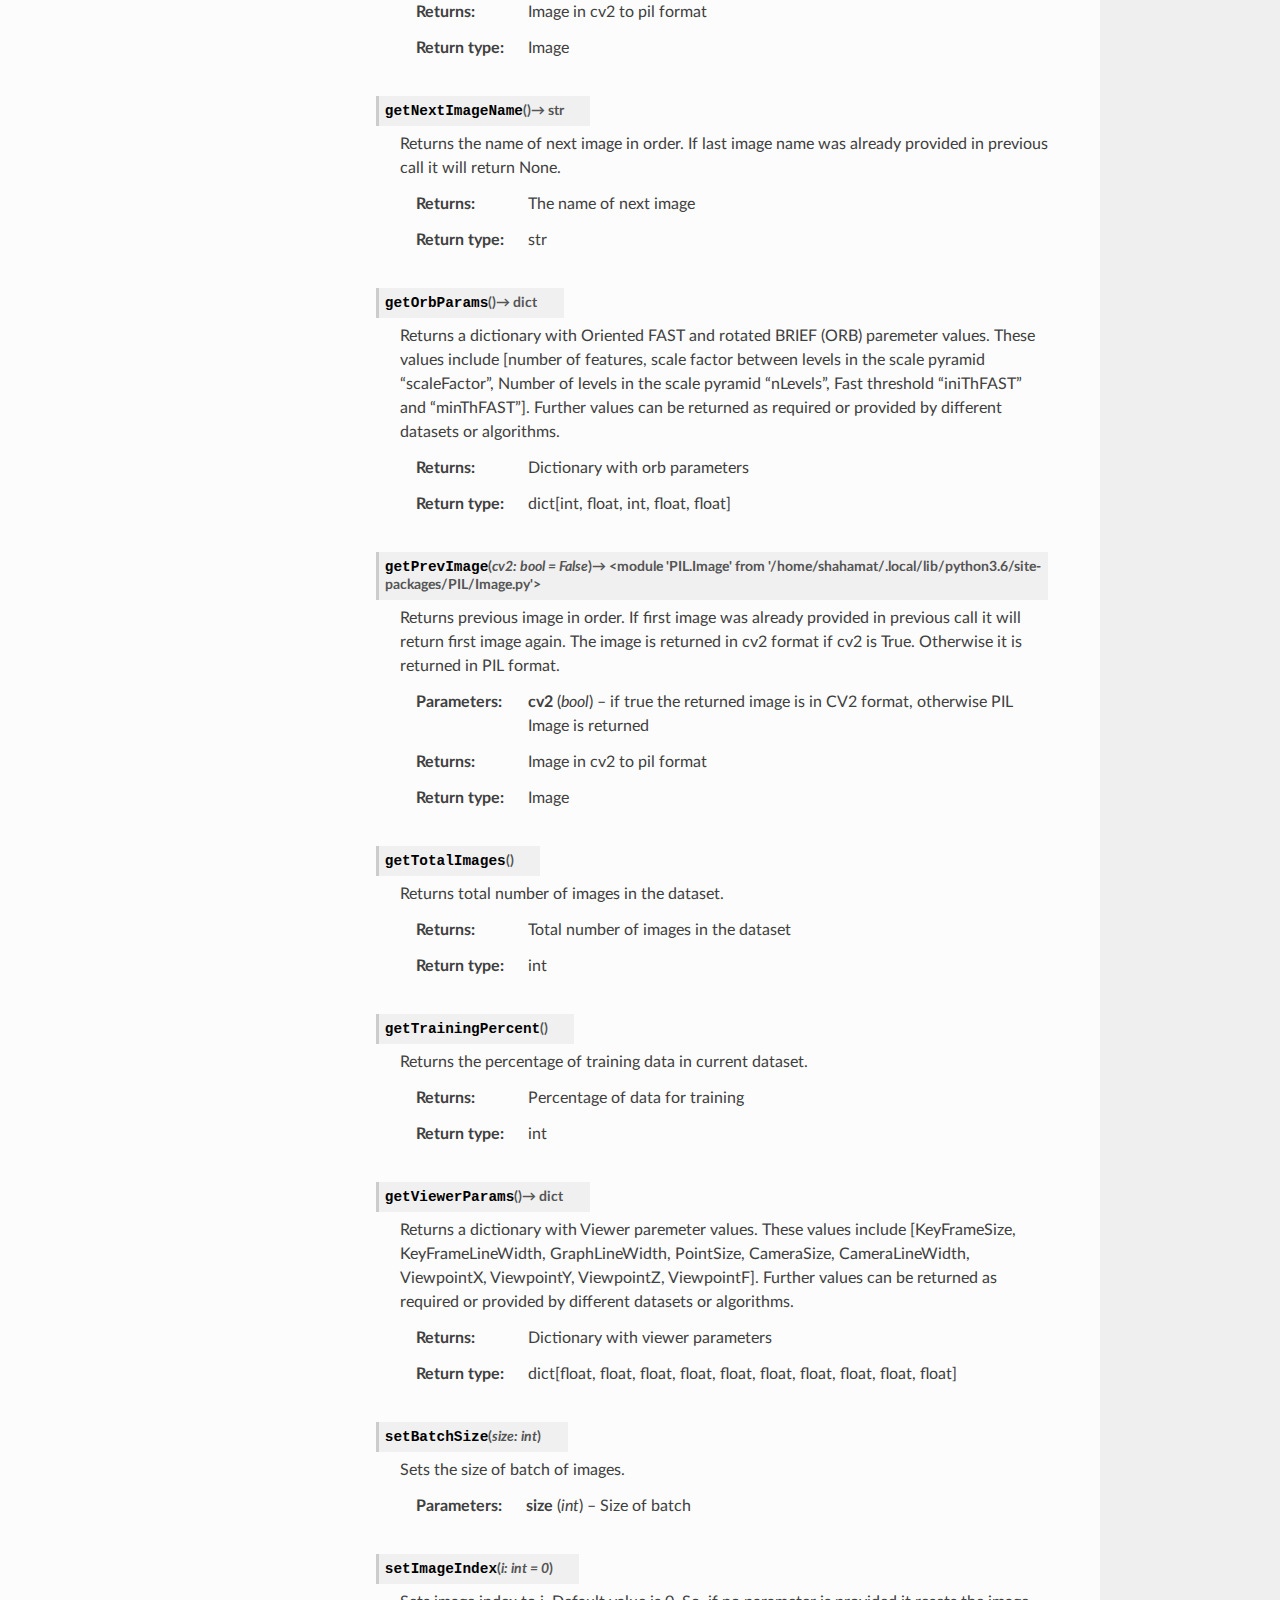
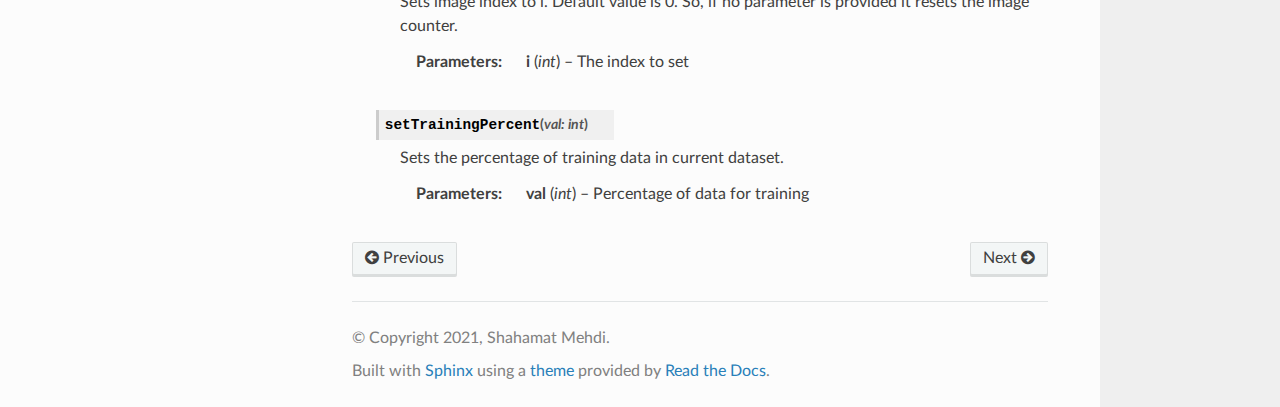
<file: documentation/auAirDataset.html>
<!DOCTYPE html>
<html class="writer-html5" lang="en" >
<head>
  <meta charset="utf-8" /><meta name="generator" content="Docutils 0.17.1: http://docutils.sourceforge.net/" />

  <meta name="viewport" content="width=device-width, initial-scale=1.0" />
  <title>auAirDataset module &mdash; Testbench for UAVs  documentation</title>
      <link rel="stylesheet" href="_static/pygments.css" type="text/css" />
      <link rel="stylesheet" href="_static/css/theme.css" type="text/css" />
  <!--[if lt IE 9]>
    <script src="_static/js/html5shiv.min.js"></script>
  <![endif]-->
  
        <script data-url_root="./" id="documentation_options" src="_static/documentation_options.js"></script>
        <script src="_static/jquery.js"></script>
        <script src="_static/underscore.js"></script>
        <script src="_static/doctools.js"></script>
    <script src="_static/js/theme.js"></script>
    <link rel="index" title="Index" href="genindex.html" />
    <link rel="search" title="Search" href="search.html" />
    <link rel="next" title="dataSetAbstractClass module" href="dataSetAbstractClass.html" />
    <link rel="prev" title="algorithmInterface module" href="algorithmInterface.html" /> 
</head>

<body class="wy-body-for-nav"> 
  <div class="wy-grid-for-nav">
    <nav data-toggle="wy-nav-shift" class="wy-nav-side">
      <div class="wy-side-scroll">
        <div class="wy-side-nav-search" >
            <a href="index.html" class="icon icon-home"> Testbench for UAVs
          </a>
<div role="search">
  <form id="rtd-search-form" class="wy-form" action="search.html" method="get">
    <input type="text" name="q" placeholder="Search docs" />
    <input type="hidden" name="check_keywords" value="yes" />
    <input type="hidden" name="area" value="default" />
  </form>
</div>
        </div><div class="wy-menu wy-menu-vertical" data-spy="affix" role="navigation" aria-label="Navigation menu">
              <p class="caption" role="heading"><span class="caption-text">Contents:</span></p>
<ul class="current">
<li class="toctree-l1 current"><a class="reference internal" href="modules.html">Interface</a><ul class="current">
<li class="toctree-l2"><a class="reference internal" href="algorithmAbstractClass.html">algorithmAbstractClass module</a></li>
<li class="toctree-l2"><a class="reference internal" href="algorithmInterface.html">algorithmInterface module</a></li>
<li class="toctree-l2 current"><a class="current reference internal" href="#">auAirDataset module</a></li>
<li class="toctree-l2"><a class="reference internal" href="dataSetAbstractClass.html">dataSetAbstractClass module</a></li>
<li class="toctree-l2"><a class="reference internal" href="dataSetInterface.html">dataSetInterface module</a></li>
<li class="toctree-l2"><a class="reference internal" href="yoloAlgorithm.html">yoloAlgorithm module</a></li>
<li class="toctree-l2"><a class="reference internal" href="zurichDataset.html">zurichDataset module</a></li>
</ul>
</li>
</ul>

        </div>
      </div>
    </nav>

    <section data-toggle="wy-nav-shift" class="wy-nav-content-wrap"><nav class="wy-nav-top" aria-label="Mobile navigation menu" >
          <i data-toggle="wy-nav-top" class="fa fa-bars"></i>
          <a href="index.html">Testbench for UAVs</a>
      </nav>

      <div class="wy-nav-content">
        <div class="rst-content">
          <div role="navigation" aria-label="Page navigation">
  <ul class="wy-breadcrumbs">
      <li><a href="index.html" class="icon icon-home"></a> &raquo;</li>
          <li><a href="modules.html">Interface</a> &raquo;</li>
      <li>auAirDataset module</li>
      <li class="wy-breadcrumbs-aside">
            <a href="_sources/auAirDataset.rst.txt" rel="nofollow"> View page source</a>
      </li>
  </ul>
  <hr/>
</div>
          <div role="main" class="document" itemscope="itemscope" itemtype="http://schema.org/Article">
           <div itemprop="articleBody">
             
  <section id="module-auAirDataset">
<span id="auairdataset-module"></span><h1>auAirDataset module<a class="headerlink" href="#module-auAirDataset" title="Permalink to this headline"></a></h1>
<dl class="py class">
<dt class="sig sig-object py" id="auAirDataset.auAirDataset">
<em class="property"><span class="pre">class</span> </em><span class="sig-prename descclassname"><span class="pre">auAirDataset.</span></span><span class="sig-name descname"><span class="pre">auAirDataset</span></span><span class="sig-paren">(</span><em class="sig-param"><span class="n"><span class="pre">args</span></span><span class="p"><span class="pre">:</span></span> <span class="n"><span class="pre">list</span></span></em><span class="sig-paren">)</span><a class="headerlink" href="#auAirDataset.auAirDataset" title="Permalink to this definition"></a></dt>
<dd><p>Bases: <a class="reference internal" href="dataSetAbstractClass.html#dataSetAbstractClass.DataSetAbstractClass" title="dataSetAbstractClass.DataSetAbstractClass"><code class="xref py py-class docutils literal notranslate"><span class="pre">dataSetAbstractClass.DataSetAbstractClass</span></code></a></p>
<p>Au-AIR Dataset class. This is the final class whose instance is used in the dataset interface class. It provides the implementation of all the 
functions defined in the datasetAbstractClass.</p>
<dl class="py method">
<dt class="sig sig-object py" id="auAirDataset.auAirDataset.getBatchImages">
<span class="sig-name descname"><span class="pre">getBatchImages</span></span><span class="sig-paren">(</span><em class="sig-param"><span class="n"><span class="pre">cv2</span></span><span class="p"><span class="pre">:</span></span> <span class="n"><span class="pre">bool</span></span> <span class="o"><span class="pre">=</span></span> <span class="default_value"><span class="pre">False</span></span></em>, <em class="sig-param"><span class="n"><span class="pre">getNames</span></span><span class="p"><span class="pre">:</span></span> <span class="n"><span class="pre">bool</span></span> <span class="o"><span class="pre">=</span></span> <span class="default_value"><span class="pre">False</span></span></em><span class="sig-paren">)</span><a class="headerlink" href="#auAirDataset.auAirDataset.getBatchImages" title="Permalink to this definition"></a></dt>
<dd><p>Returns a batch of images.</p>
<dl class="field-list simple">
<dt class="field-odd">Parameters</dt>
<dd class="field-odd"><ul class="simple">
<li><p><strong>cv2</strong> (<em>bool</em>) – if true the returned image is in CV2 format, otherwise PIL Image is returned</p></li>
<li><p><strong>getNames</strong> (<em>bool</em>) – if true it also returns the names of the images, otherwise just the images are returned</p></li>
</ul>
</dd>
<dt class="field-even">Returns</dt>
<dd class="field-even"><p>list of images</p>
</dd>
<dt class="field-odd">Return type</dt>
<dd class="field-odd"><p>list[Image]</p>
</dd>
</dl>
</dd></dl>

<dl class="py method">
<dt class="sig sig-object py" id="auAirDataset.auAirDataset.getBatchSize">
<span class="sig-name descname"><span class="pre">getBatchSize</span></span><span class="sig-paren">(</span><span class="sig-paren">)</span><a class="headerlink" href="#auAirDataset.auAirDataset.getBatchSize" title="Permalink to this definition"></a></dt>
<dd><p>Returns the size of batch of images.</p>
<dl class="field-list simple">
<dt class="field-odd">Returns</dt>
<dd class="field-odd"><p>Size of batch</p>
</dd>
<dt class="field-even">Return type</dt>
<dd class="field-even"><p>int</p>
</dd>
</dl>
</dd></dl>

<dl class="py method">
<dt class="sig sig-object py" id="auAirDataset.auAirDataset.getCameraParams">
<span class="sig-name descname"><span class="pre">getCameraParams</span></span><span class="sig-paren">(</span><span class="sig-paren">)</span> <span class="sig-return"><span class="sig-return-icon">&#x2192;</span> <span class="sig-return-typehint"><span class="pre">dict</span></span></span><a class="headerlink" href="#auAirDataset.auAirDataset.getCameraParams" title="Permalink to this definition"></a></dt>
<dd><p>Returns a dictionary with camera paremeter values.
These values include [camera type “type”, width of camera image “width”, height of camera image “height”,
frames per second “fps”, RGB or BGR “RGB”, fx, fy, s, cx, cy, k1, k2, k3, p1, p2].
Further values can be returned as required or provided by different datasets or algorithms.</p>
<dl class="field-list simple">
<dt class="field-odd">Returns</dt>
<dd class="field-odd"><p>Dictionary with camera parameters</p>
</dd>
<dt class="field-even">Return type</dt>
<dd class="field-even"><p>dict[str, int, int, int, bool, float, float, float, float, float, float, float, float, float, float]</p>
</dd>
</dl>
</dd></dl>

<dl class="py method">
<dt class="sig sig-object py" id="auAirDataset.auAirDataset.getCategory">
<span class="sig-name descname"><span class="pre">getCategory</span></span><span class="sig-paren">(</span><em class="sig-param"><span class="n"><span class="pre">classIdx</span></span><span class="p"><span class="pre">:</span></span> <span class="n"><span class="pre">int</span></span></em><span class="sig-paren">)</span> <span class="sig-return"><span class="sig-return-icon">&#x2192;</span> <span class="sig-return-typehint"><span class="pre">dict</span></span></span><a class="headerlink" href="#auAirDataset.auAirDataset.getCategory" title="Permalink to this definition"></a></dt>
<dd><p>Returns the label of the class at the index and its assigned color in rgb</p>
<dl class="field-list simple">
<dt class="field-odd">Parameters</dt>
<dd class="field-odd"><p><strong>classIdx</strong> (<em>int</em>) – index of the classes</p>
</dd>
<dt class="field-even">Returns</dt>
<dd class="field-even"><p>label of the class at the index and its assigned color in rgb</p>
</dd>
<dt class="field-odd">Return type</dt>
<dd class="field-odd"><p>dict[str, (int, int, int)</p>
</dd>
</dl>
</dd></dl>

<dl class="py method">
<dt class="sig sig-object py" id="auAirDataset.auAirDataset.getCurrImage">
<span class="sig-name descname"><span class="pre">getCurrImage</span></span><span class="sig-paren">(</span><em class="sig-param"><span class="n"><span class="pre">cv2</span></span><span class="p"><span class="pre">:</span></span> <span class="n"><span class="pre">bool</span></span> <span class="o"><span class="pre">=</span></span> <span class="default_value"><span class="pre">False</span></span></em><span class="sig-paren">)</span> <span class="sig-return"><span class="sig-return-icon">&#x2192;</span> <span class="sig-return-typehint"><span class="pre">&lt;module</span> <span class="pre">'PIL.Image'</span> <span class="pre">from</span> <span class="pre">'/home/shahamat/.local/lib/python3.6/site-packages/PIL/Image.py'&gt;</span></span></span><a class="headerlink" href="#auAirDataset.auAirDataset.getCurrImage" title="Permalink to this definition"></a></dt>
<dd><p>Returns current image. The image is returned in cv2 format if cv2 is True. Otherwise it is returned in PIL format.</p>
<dl class="field-list simple">
<dt class="field-odd">Parameters</dt>
<dd class="field-odd"><p><strong>cv2</strong> (<em>bool</em>) – if true the returned image is in CV2 format, otherwise PIL Image is returned</p>
</dd>
<dt class="field-even">Returns</dt>
<dd class="field-even"><p>Image in cv2 to pil format</p>
</dd>
<dt class="field-odd">Return type</dt>
<dd class="field-odd"><p>Image</p>
</dd>
</dl>
</dd></dl>

<dl class="py method">
<dt class="sig sig-object py" id="auAirDataset.auAirDataset.getCurrImageIndex">
<span class="sig-name descname"><span class="pre">getCurrImageIndex</span></span><span class="sig-paren">(</span><span class="sig-paren">)</span> <span class="sig-return"><span class="sig-return-icon">&#x2192;</span> <span class="sig-return-typehint"><span class="pre">int</span></span></span><a class="headerlink" href="#auAirDataset.auAirDataset.getCurrImageIndex" title="Permalink to this definition"></a></dt>
<dd><p>Returns the index of current image.</p>
<dl class="field-list simple">
<dt class="field-odd">Returns</dt>
<dd class="field-odd"><p>The index of current image</p>
</dd>
<dt class="field-even">Return type</dt>
<dd class="field-even"><p>int</p>
</dd>
</dl>
</dd></dl>

<dl class="py method">
<dt class="sig sig-object py" id="auAirDataset.auAirDataset.getCurrImageName">
<span class="sig-name descname"><span class="pre">getCurrImageName</span></span><span class="sig-paren">(</span><span class="sig-paren">)</span> <span class="sig-return"><span class="sig-return-icon">&#x2192;</span> <span class="sig-return-typehint"><span class="pre">str</span></span></span><a class="headerlink" href="#auAirDataset.auAirDataset.getCurrImageName" title="Permalink to this definition"></a></dt>
<dd><p>Returns the name of current image file.</p>
<dl class="field-list simple">
<dt class="field-odd">Returns</dt>
<dd class="field-odd"><p>The name of current image</p>
</dd>
<dt class="field-even">Return type</dt>
<dd class="field-even"><p>str</p>
</dd>
</dl>
</dd></dl>

<dl class="py method">
<dt class="sig sig-object py" id="auAirDataset.auAirDataset.getDatasetPath">
<span class="sig-name descname"><span class="pre">getDatasetPath</span></span><span class="sig-paren">(</span><span class="sig-paren">)</span><a class="headerlink" href="#auAirDataset.auAirDataset.getDatasetPath" title="Permalink to this definition"></a></dt>
<dd><p>Returns the dataset path.</p>
<dl class="field-list simple">
<dt class="field-odd">Returns</dt>
<dd class="field-odd"><p>Full path to the dataset</p>
</dd>
<dt class="field-even">Return type</dt>
<dd class="field-even"><p>str</p>
</dd>
</dl>
</dd></dl>

<dl class="py method">
<dt class="sig sig-object py" id="auAirDataset.auAirDataset.getDatasetType">
<span class="sig-name descname"><span class="pre">getDatasetType</span></span><span class="sig-paren">(</span><span class="sig-paren">)</span><a class="headerlink" href="#auAirDataset.auAirDataset.getDatasetType" title="Permalink to this definition"></a></dt>
<dd><p>Returns the type of the dataset.</p>
<dl class="field-list simple">
<dt class="field-odd">Returns</dt>
<dd class="field-odd"><p>Type of dataset</p>
</dd>
<dt class="field-even">Return type</dt>
<dd class="field-even"><p>str</p>
</dd>
</dl>
</dd></dl>

<dl class="py method">
<dt class="sig sig-object py" id="auAirDataset.auAirDataset.getGroundTruth">
<span class="sig-name descname"><span class="pre">getGroundTruth</span></span><span class="sig-paren">(</span><em class="sig-param"><span class="n"><span class="pre">imageName</span></span><span class="p"><span class="pre">:</span></span> <span class="n"><span class="pre">str</span></span></em>, <em class="sig-param"><span class="n"><span class="pre">getOriginalImage</span></span><span class="p"><span class="pre">:</span></span> <span class="n"><span class="pre">bool</span></span> <span class="o"><span class="pre">=</span></span> <span class="default_value"><span class="pre">True</span></span></em><span class="sig-paren">)</span> <span class="sig-return"><span class="sig-return-icon">&#x2192;</span> <span class="sig-return-typehint"><span class="pre">dict</span></span></span><a class="headerlink" href="#auAirDataset.auAirDataset.getGroundTruth" title="Permalink to this definition"></a></dt>
<dd><p>Returns the ground truth objects of the image. The name of image is required because the annotaions file does not have the ground truths in order.</p>
<dl class="field-list simple">
<dt class="field-odd">Parameters</dt>
<dd class="field-odd"><ul class="simple">
<li><p><strong>imagename</strong> (<em>str</em>) – name of the image whose ground truths are to be returned.</p></li>
<li><p><strong>getOriginalImage</strong> (<em>bool</em>) – if True it also return the original image, otherwise it retuns None in its place</p></li>
</ul>
</dd>
<dt class="field-even">Returns</dt>
<dd class="field-even"><p>dictionary of detected objects with bounding boxes and image</p>
</dd>
<dt class="field-odd">Return type</dt>
<dd class="field-odd"><p>dict[str: dict[int, int, int, int, int], Image]</p>
</dd>
</dl>
</dd></dl>

<dl class="py method">
<dt class="sig sig-object py" id="auAirDataset.auAirDataset.getImageAtIndex">
<span class="sig-name descname"><span class="pre">getImageAtIndex</span></span><span class="sig-paren">(</span><em class="sig-param"><span class="n"><span class="pre">i</span></span><span class="p"><span class="pre">:</span></span> <span class="n"><span class="pre">int</span></span></em>, <em class="sig-param"><span class="n"><span class="pre">cv2</span></span><span class="p"><span class="pre">:</span></span> <span class="n"><span class="pre">bool</span></span> <span class="o"><span class="pre">=</span></span> <span class="default_value"><span class="pre">False</span></span></em><span class="sig-paren">)</span> <span class="sig-return"><span class="sig-return-icon">&#x2192;</span> <span class="sig-return-typehint"><span class="pre">&lt;module</span> <span class="pre">'PIL.Image'</span> <span class="pre">from</span> <span class="pre">'/home/shahamat/.local/lib/python3.6/site-packages/PIL/Image.py'&gt;</span></span></span><a class="headerlink" href="#auAirDataset.auAirDataset.getImageAtIndex" title="Permalink to this definition"></a></dt>
<dd><p>Returns Image at index i. If i is greater than total number of images returns None. The image is returned in cv2 format if cv2 is True.
Otherwise it is returned in PIL format.</p>
<dl class="field-list simple">
<dt class="field-odd">Parameters</dt>
<dd class="field-odd"><ul class="simple">
<li><p><strong>i</strong> (<em>int</em>) – the index at which image should be returned.</p></li>
<li><p><strong>cv2</strong> (<em>bool</em>) – if true the returned image is in CV2 format, otherwise PIL Image is returned</p></li>
</ul>
</dd>
<dt class="field-even">Returns</dt>
<dd class="field-even"><p>Image in cv2 to pil format</p>
</dd>
<dt class="field-odd">Return type</dt>
<dd class="field-odd"><p>Image</p>
</dd>
</dl>
</dd></dl>

<dl class="py method">
<dt class="sig sig-object py" id="auAirDataset.auAirDataset.getImageNames">
<span class="sig-name descname"><span class="pre">getImageNames</span></span><span class="sig-paren">(</span><em class="sig-param"><span class="n"><span class="pre">fullPath</span></span><span class="p"><span class="pre">:</span></span> <span class="n"><span class="pre">bool</span></span> <span class="o"><span class="pre">=</span></span> <span class="default_value"><span class="pre">False</span></span></em><span class="sig-paren">)</span> <span class="sig-return"><span class="sig-return-icon">&#x2192;</span> <span class="sig-return-typehint"><span class="pre">list</span></span></span><a class="headerlink" href="#auAirDataset.auAirDataset.getImageNames" title="Permalink to this definition"></a></dt>
<dd><p>Returns a list of names of the images sorted by names. Return full path if bool fullPath is True. Otherwise just returns names .</p>
<dl class="field-list simple">
<dt class="field-odd">Parameters</dt>
<dd class="field-odd"><p><strong>fullPath</strong> (<em>bool</em>) – if true return the complete path of the image otherwise just returns the name of the image.</p>
</dd>
<dt class="field-even">Returns</dt>
<dd class="field-even"><p>List with Image names</p>
</dd>
<dt class="field-odd">Return type</dt>
<dd class="field-odd"><p>list[str]</p>
</dd>
</dl>
</dd></dl>

<dl class="py method">
<dt class="sig sig-object py" id="auAirDataset.auAirDataset.getNextImage">
<span class="sig-name descname"><span class="pre">getNextImage</span></span><span class="sig-paren">(</span><em class="sig-param"><span class="n"><span class="pre">cv2</span></span><span class="p"><span class="pre">:</span></span> <span class="n"><span class="pre">bool</span></span> <span class="o"><span class="pre">=</span></span> <span class="default_value"><span class="pre">False</span></span></em><span class="sig-paren">)</span> <span class="sig-return"><span class="sig-return-icon">&#x2192;</span> <span class="sig-return-typehint"><span class="pre">&lt;module</span> <span class="pre">'PIL.Image'</span> <span class="pre">from</span> <span class="pre">'/home/shahamat/.local/lib/python3.6/site-packages/PIL/Image.py'&gt;</span></span></span><a class="headerlink" href="#auAirDataset.auAirDataset.getNextImage" title="Permalink to this definition"></a></dt>
<dd><p>Returns next image in order. If last image was already provided in previous call it will return None. The image is returned in cv2 
format if cv2 is True. Otherwise it is returned in PIL format.</p>
<dl class="field-list simple">
<dt class="field-odd">Parameters</dt>
<dd class="field-odd"><p><strong>cv2</strong> (<em>bool</em>) – if true the returned image is in CV2 format, otherwise PIL Image is returned</p>
</dd>
<dt class="field-even">Returns</dt>
<dd class="field-even"><p>Image in cv2 to pil format</p>
</dd>
<dt class="field-odd">Return type</dt>
<dd class="field-odd"><p>Image</p>
</dd>
</dl>
</dd></dl>

<dl class="py method">
<dt class="sig sig-object py" id="auAirDataset.auAirDataset.getNextImageName">
<span class="sig-name descname"><span class="pre">getNextImageName</span></span><span class="sig-paren">(</span><span class="sig-paren">)</span> <span class="sig-return"><span class="sig-return-icon">&#x2192;</span> <span class="sig-return-typehint"><span class="pre">str</span></span></span><a class="headerlink" href="#auAirDataset.auAirDataset.getNextImageName" title="Permalink to this definition"></a></dt>
<dd><p>Returns the name of next image in order. If last image name was already provided in previous call it will return None.</p>
<dl class="field-list simple">
<dt class="field-odd">Returns</dt>
<dd class="field-odd"><p>The name of next image</p>
</dd>
<dt class="field-even">Return type</dt>
<dd class="field-even"><p>str</p>
</dd>
</dl>
</dd></dl>

<dl class="py method">
<dt class="sig sig-object py" id="auAirDataset.auAirDataset.getOrbParams">
<span class="sig-name descname"><span class="pre">getOrbParams</span></span><span class="sig-paren">(</span><span class="sig-paren">)</span> <span class="sig-return"><span class="sig-return-icon">&#x2192;</span> <span class="sig-return-typehint"><span class="pre">dict</span></span></span><a class="headerlink" href="#auAirDataset.auAirDataset.getOrbParams" title="Permalink to this definition"></a></dt>
<dd><p>Returns a dictionary with Oriented FAST and rotated BRIEF (ORB) paremeter values.
These values include [number of features, scale factor between levels in the scale pyramid “scaleFactor”, 
Number of levels in the scale pyramid “nLevels”, Fast threshold “iniThFAST” and “minThFAST”].
Further values can be returned as required or provided by different datasets or algorithms.</p>
<dl class="field-list simple">
<dt class="field-odd">Returns</dt>
<dd class="field-odd"><p>Dictionary with orb parameters</p>
</dd>
<dt class="field-even">Return type</dt>
<dd class="field-even"><p>dict[int, float, int, float, float]</p>
</dd>
</dl>
</dd></dl>

<dl class="py method">
<dt class="sig sig-object py" id="auAirDataset.auAirDataset.getPrevImage">
<span class="sig-name descname"><span class="pre">getPrevImage</span></span><span class="sig-paren">(</span><em class="sig-param"><span class="n"><span class="pre">cv2</span></span><span class="p"><span class="pre">:</span></span> <span class="n"><span class="pre">bool</span></span> <span class="o"><span class="pre">=</span></span> <span class="default_value"><span class="pre">False</span></span></em><span class="sig-paren">)</span> <span class="sig-return"><span class="sig-return-icon">&#x2192;</span> <span class="sig-return-typehint"><span class="pre">&lt;module</span> <span class="pre">'PIL.Image'</span> <span class="pre">from</span> <span class="pre">'/home/shahamat/.local/lib/python3.6/site-packages/PIL/Image.py'&gt;</span></span></span><a class="headerlink" href="#auAirDataset.auAirDataset.getPrevImage" title="Permalink to this definition"></a></dt>
<dd><p>Returns previous image in order. If first image was already provided in previous call it will return first image again. The image is 
returned in cv2 format if cv2 is True. Otherwise it is returned in PIL format.</p>
<dl class="field-list simple">
<dt class="field-odd">Parameters</dt>
<dd class="field-odd"><p><strong>cv2</strong> (<em>bool</em>) – if true the returned image is in CV2 format, otherwise PIL Image is returned</p>
</dd>
<dt class="field-even">Returns</dt>
<dd class="field-even"><p>Image in cv2 to pil format</p>
</dd>
<dt class="field-odd">Return type</dt>
<dd class="field-odd"><p>Image</p>
</dd>
</dl>
</dd></dl>

<dl class="py method">
<dt class="sig sig-object py" id="auAirDataset.auAirDataset.getTotalImages">
<span class="sig-name descname"><span class="pre">getTotalImages</span></span><span class="sig-paren">(</span><span class="sig-paren">)</span><a class="headerlink" href="#auAirDataset.auAirDataset.getTotalImages" title="Permalink to this definition"></a></dt>
<dd><p>Returns total number of images in the dataset.</p>
<dl class="field-list simple">
<dt class="field-odd">Returns</dt>
<dd class="field-odd"><p>Total number of images in the dataset</p>
</dd>
<dt class="field-even">Return type</dt>
<dd class="field-even"><p>int</p>
</dd>
</dl>
</dd></dl>

<dl class="py method">
<dt class="sig sig-object py" id="auAirDataset.auAirDataset.getTrainingPercent">
<span class="sig-name descname"><span class="pre">getTrainingPercent</span></span><span class="sig-paren">(</span><span class="sig-paren">)</span><a class="headerlink" href="#auAirDataset.auAirDataset.getTrainingPercent" title="Permalink to this definition"></a></dt>
<dd><p>Returns the percentage of training data in current dataset.</p>
<dl class="field-list simple">
<dt class="field-odd">Returns</dt>
<dd class="field-odd"><p>Percentage of data for training</p>
</dd>
<dt class="field-even">Return type</dt>
<dd class="field-even"><p>int</p>
</dd>
</dl>
</dd></dl>

<dl class="py method">
<dt class="sig sig-object py" id="auAirDataset.auAirDataset.getViewerParams">
<span class="sig-name descname"><span class="pre">getViewerParams</span></span><span class="sig-paren">(</span><span class="sig-paren">)</span> <span class="sig-return"><span class="sig-return-icon">&#x2192;</span> <span class="sig-return-typehint"><span class="pre">dict</span></span></span><a class="headerlink" href="#auAirDataset.auAirDataset.getViewerParams" title="Permalink to this definition"></a></dt>
<dd><p>Returns a dictionary with Viewer paremeter values.
These values include [KeyFrameSize,  KeyFrameLineWidth, GraphLineWidth, PointSize, CameraSize,
CameraLineWidth, ViewpointX, ViewpointY, ViewpointZ, ViewpointF].
Further values can be returned as required or provided by different datasets or algorithms.</p>
<dl class="field-list simple">
<dt class="field-odd">Returns</dt>
<dd class="field-odd"><p>Dictionary with viewer parameters</p>
</dd>
<dt class="field-even">Return type</dt>
<dd class="field-even"><p>dict[float, float, float, float, float, float, float, float, float, float]</p>
</dd>
</dl>
</dd></dl>

<dl class="py method">
<dt class="sig sig-object py" id="auAirDataset.auAirDataset.setBatchSize">
<span class="sig-name descname"><span class="pre">setBatchSize</span></span><span class="sig-paren">(</span><em class="sig-param"><span class="n"><span class="pre">size</span></span><span class="p"><span class="pre">:</span></span> <span class="n"><span class="pre">int</span></span></em><span class="sig-paren">)</span><a class="headerlink" href="#auAirDataset.auAirDataset.setBatchSize" title="Permalink to this definition"></a></dt>
<dd><p>Sets the size of batch of images.</p>
<dl class="field-list simple">
<dt class="field-odd">Parameters</dt>
<dd class="field-odd"><p><strong>size</strong> (<em>int</em>) – Size of batch</p>
</dd>
</dl>
</dd></dl>

<dl class="py method">
<dt class="sig sig-object py" id="auAirDataset.auAirDataset.setImageIndex">
<span class="sig-name descname"><span class="pre">setImageIndex</span></span><span class="sig-paren">(</span><em class="sig-param"><span class="n"><span class="pre">i</span></span><span class="p"><span class="pre">:</span></span> <span class="n"><span class="pre">int</span></span> <span class="o"><span class="pre">=</span></span> <span class="default_value"><span class="pre">0</span></span></em><span class="sig-paren">)</span><a class="headerlink" href="#auAirDataset.auAirDataset.setImageIndex" title="Permalink to this definition"></a></dt>
<dd><p>Sets image index to i. Default value is 0. So, if no parameter is provided it resets the image counter.</p>
<dl class="field-list simple">
<dt class="field-odd">Parameters</dt>
<dd class="field-odd"><p><strong>i</strong> (<em>int</em>) – The index to set</p>
</dd>
</dl>
</dd></dl>

<dl class="py method">
<dt class="sig sig-object py" id="auAirDataset.auAirDataset.setTrainingPercent">
<span class="sig-name descname"><span class="pre">setTrainingPercent</span></span><span class="sig-paren">(</span><em class="sig-param"><span class="n"><span class="pre">val</span></span><span class="p"><span class="pre">:</span></span> <span class="n"><span class="pre">int</span></span></em><span class="sig-paren">)</span><a class="headerlink" href="#auAirDataset.auAirDataset.setTrainingPercent" title="Permalink to this definition"></a></dt>
<dd><p>Sets the percentage of training data in current dataset.</p>
<dl class="field-list simple">
<dt class="field-odd">Parameters</dt>
<dd class="field-odd"><p><strong>val</strong> (<em>int</em>) – Percentage of data for training</p>
</dd>
</dl>
</dd></dl>

</dd></dl>

</section>


           </div>
          </div>
          <footer><div class="rst-footer-buttons" role="navigation" aria-label="Footer">
        <a href="algorithmInterface.html" class="btn btn-neutral float-left" title="algorithmInterface module" accesskey="p" rel="prev"><span class="fa fa-arrow-circle-left" aria-hidden="true"></span> Previous</a>
        <a href="dataSetAbstractClass.html" class="btn btn-neutral float-right" title="dataSetAbstractClass module" accesskey="n" rel="next">Next <span class="fa fa-arrow-circle-right" aria-hidden="true"></span></a>
    </div>

  <hr/>

  <div role="contentinfo">
    <p>&#169; Copyright 2021, Shahamat Mehdi.</p>
  </div>

  Built with <a href="https://www.sphinx-doc.org/">Sphinx</a> using a
    <a href="https://github.com/readthedocs/sphinx_rtd_theme">theme</a>
    provided by <a href="https://readthedocs.org">Read the Docs</a>.
   

</footer>
        </div>
      </div>
    </section>
  </div>
  <script>
      jQuery(function () {
          SphinxRtdTheme.Navigation.enable(true);
      });
  </script> 

</body>
</html>
</file>
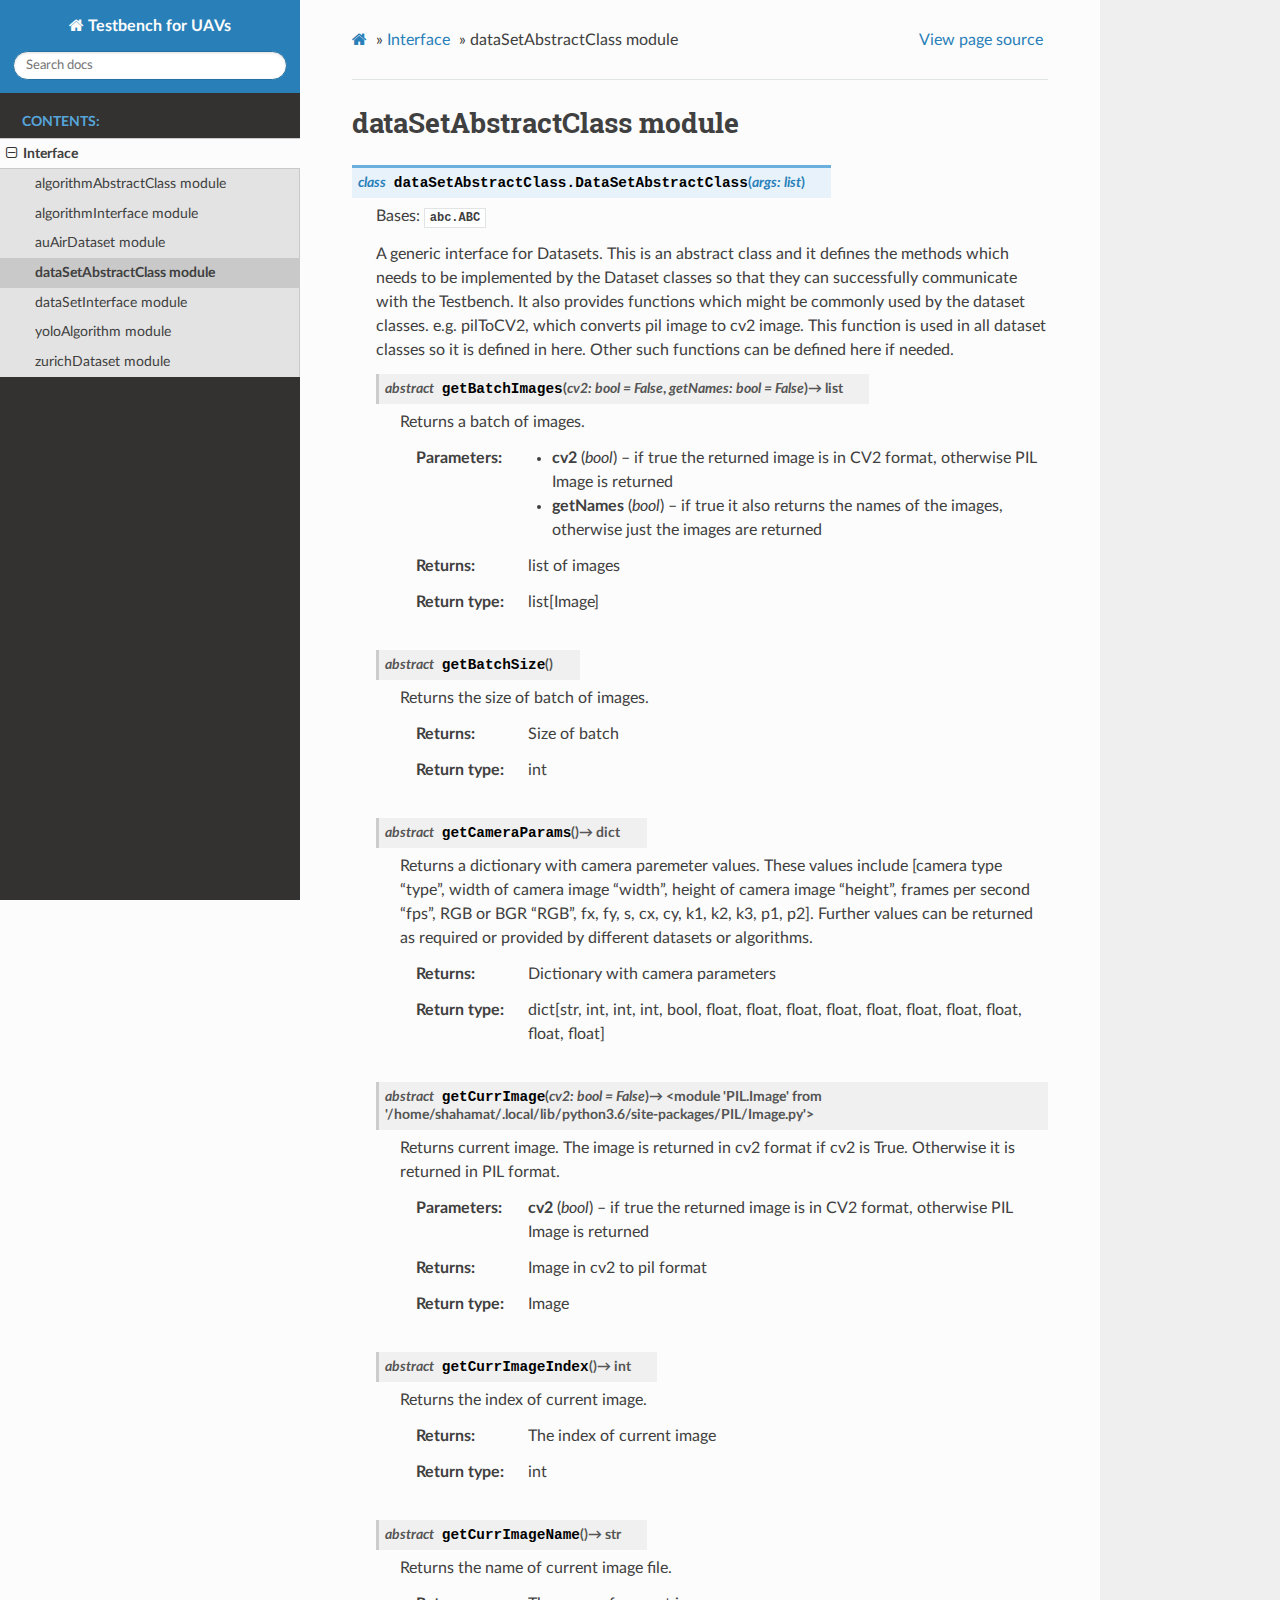
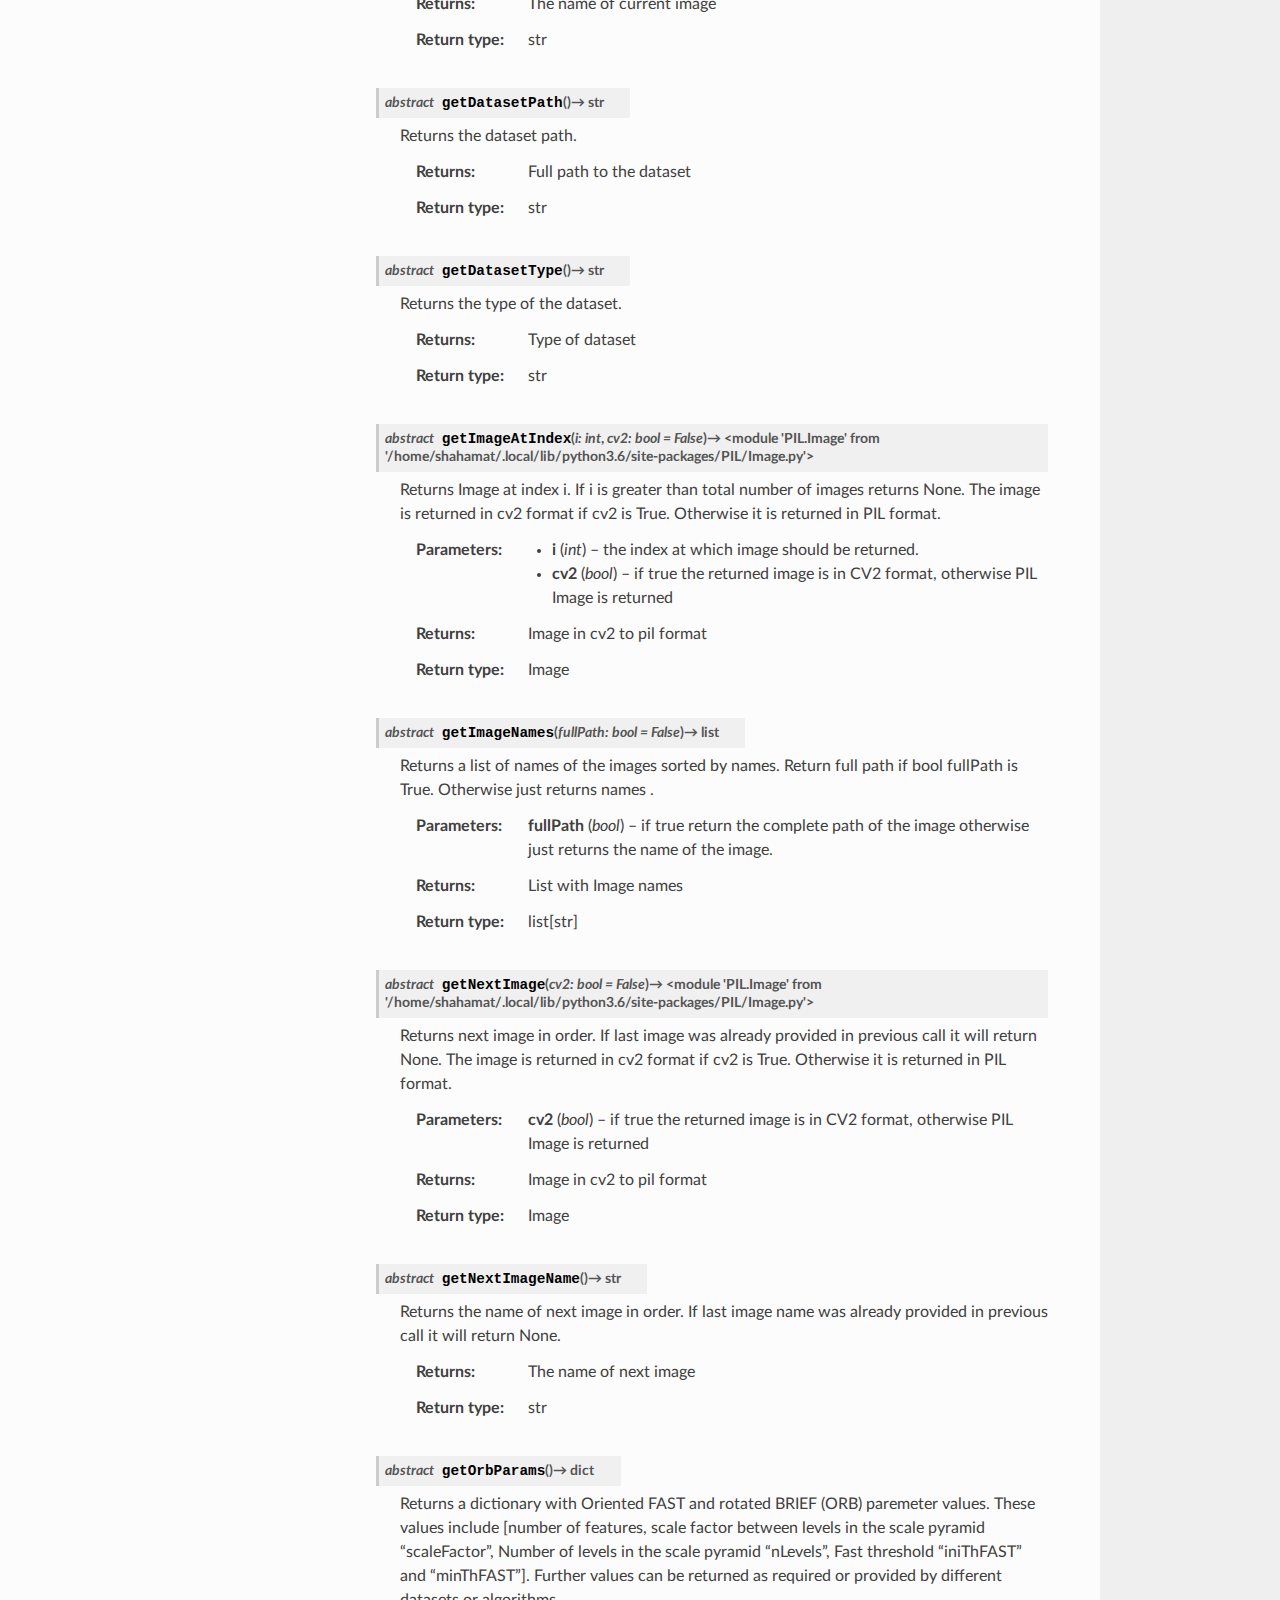
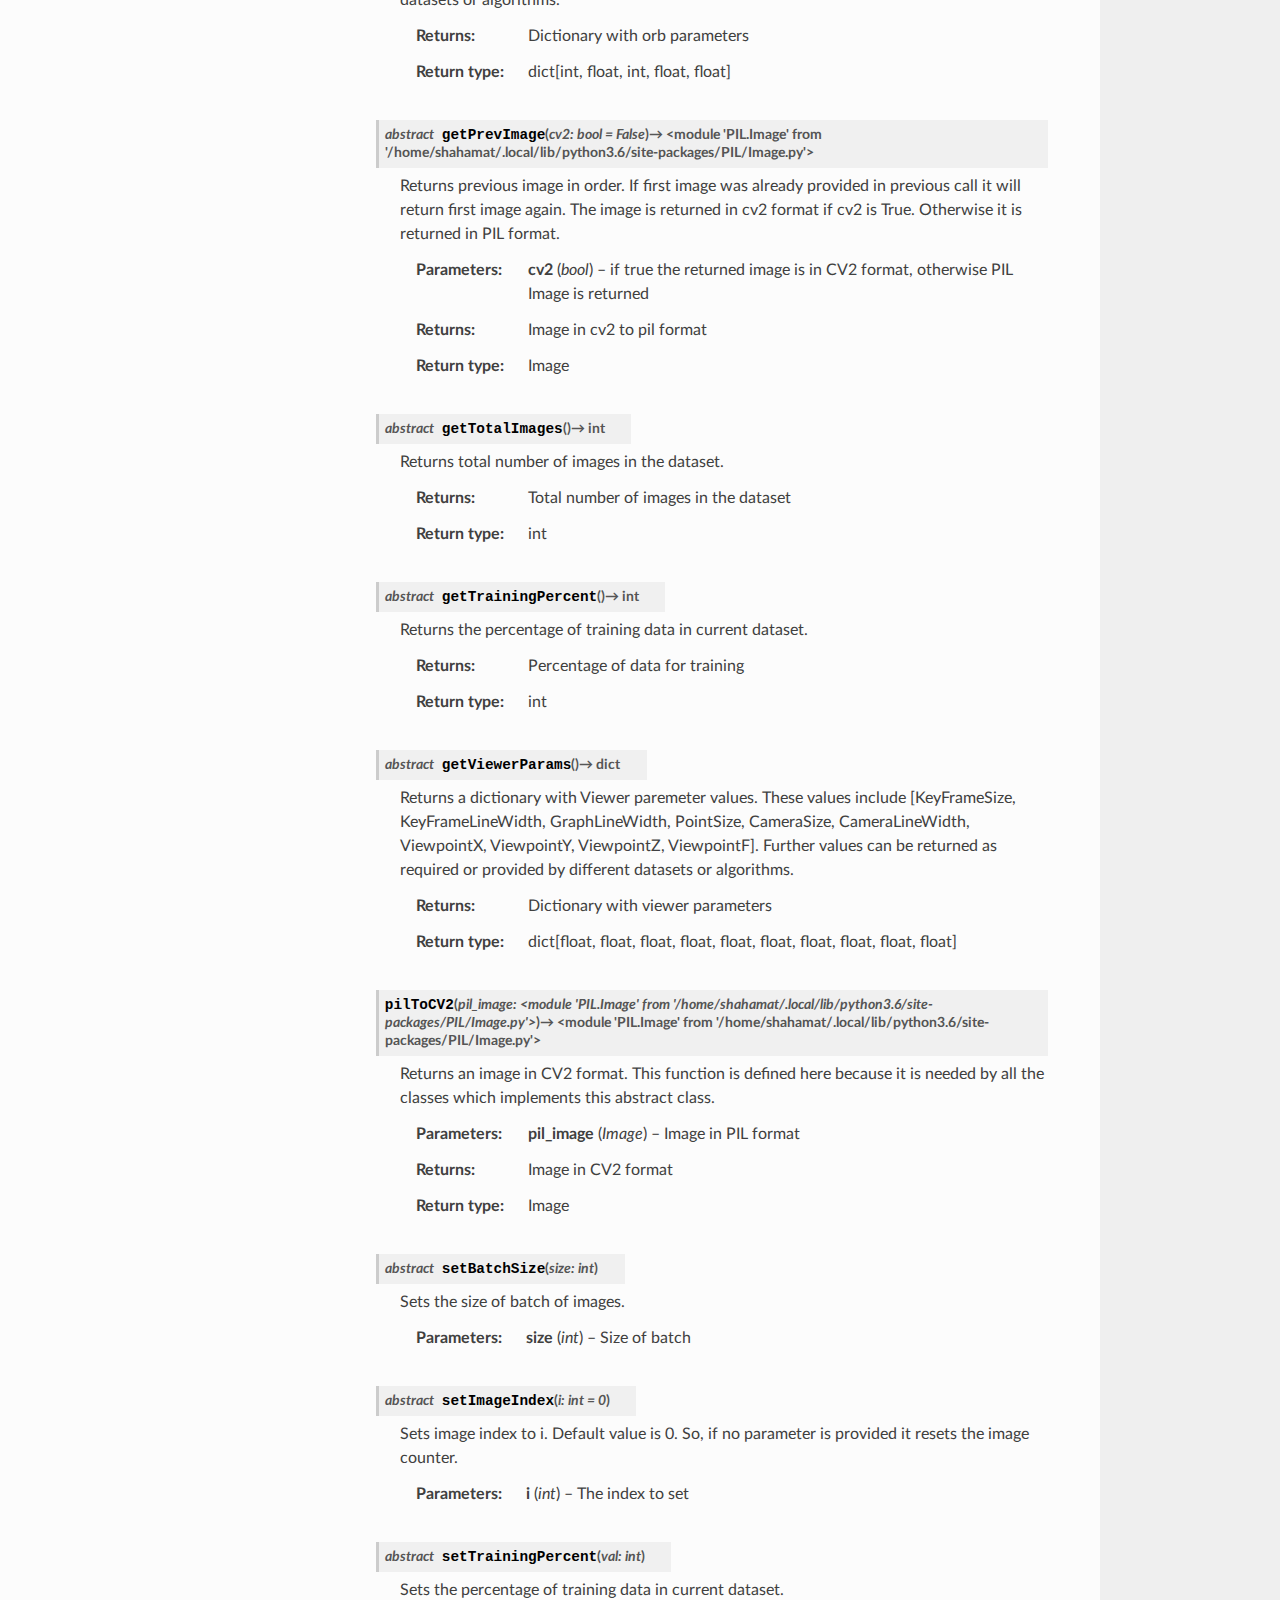
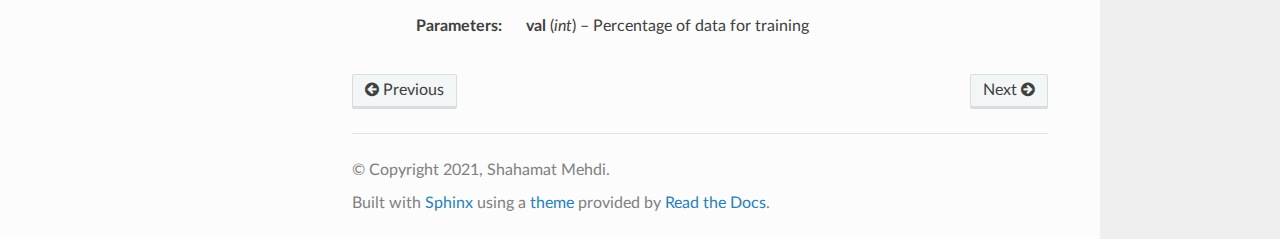
<file: documentation/dataSetAbstractClass.html>
<!DOCTYPE html>
<html class="writer-html5" lang="en" >
<head>
  <meta charset="utf-8" /><meta name="generator" content="Docutils 0.17.1: http://docutils.sourceforge.net/" />

  <meta name="viewport" content="width=device-width, initial-scale=1.0" />
  <title>dataSetAbstractClass module &mdash; Testbench for UAVs  documentation</title>
      <link rel="stylesheet" href="_static/pygments.css" type="text/css" />
      <link rel="stylesheet" href="_static/css/theme.css" type="text/css" />
  <!--[if lt IE 9]>
    <script src="_static/js/html5shiv.min.js"></script>
  <![endif]-->
  
        <script data-url_root="./" id="documentation_options" src="_static/documentation_options.js"></script>
        <script src="_static/jquery.js"></script>
        <script src="_static/underscore.js"></script>
        <script src="_static/doctools.js"></script>
    <script src="_static/js/theme.js"></script>
    <link rel="index" title="Index" href="genindex.html" />
    <link rel="search" title="Search" href="search.html" />
    <link rel="next" title="dataSetInterface module" href="dataSetInterface.html" />
    <link rel="prev" title="auAirDataset module" href="auAirDataset.html" /> 
</head>

<body class="wy-body-for-nav"> 
  <div class="wy-grid-for-nav">
    <nav data-toggle="wy-nav-shift" class="wy-nav-side">
      <div class="wy-side-scroll">
        <div class="wy-side-nav-search" >
            <a href="index.html" class="icon icon-home"> Testbench for UAVs
          </a>
<div role="search">
  <form id="rtd-search-form" class="wy-form" action="search.html" method="get">
    <input type="text" name="q" placeholder="Search docs" />
    <input type="hidden" name="check_keywords" value="yes" />
    <input type="hidden" name="area" value="default" />
  </form>
</div>
        </div><div class="wy-menu wy-menu-vertical" data-spy="affix" role="navigation" aria-label="Navigation menu">
              <p class="caption" role="heading"><span class="caption-text">Contents:</span></p>
<ul class="current">
<li class="toctree-l1 current"><a class="reference internal" href="modules.html">Interface</a><ul class="current">
<li class="toctree-l2"><a class="reference internal" href="algorithmAbstractClass.html">algorithmAbstractClass module</a></li>
<li class="toctree-l2"><a class="reference internal" href="algorithmInterface.html">algorithmInterface module</a></li>
<li class="toctree-l2"><a class="reference internal" href="auAirDataset.html">auAirDataset module</a></li>
<li class="toctree-l2 current"><a class="current reference internal" href="#">dataSetAbstractClass module</a></li>
<li class="toctree-l2"><a class="reference internal" href="dataSetInterface.html">dataSetInterface module</a></li>
<li class="toctree-l2"><a class="reference internal" href="yoloAlgorithm.html">yoloAlgorithm module</a></li>
<li class="toctree-l2"><a class="reference internal" href="zurichDataset.html">zurichDataset module</a></li>
</ul>
</li>
</ul>

        </div>
      </div>
    </nav>

    <section data-toggle="wy-nav-shift" class="wy-nav-content-wrap"><nav class="wy-nav-top" aria-label="Mobile navigation menu" >
          <i data-toggle="wy-nav-top" class="fa fa-bars"></i>
          <a href="index.html">Testbench for UAVs</a>
      </nav>

      <div class="wy-nav-content">
        <div class="rst-content">
          <div role="navigation" aria-label="Page navigation">
  <ul class="wy-breadcrumbs">
      <li><a href="index.html" class="icon icon-home"></a> &raquo;</li>
          <li><a href="modules.html">Interface</a> &raquo;</li>
      <li>dataSetAbstractClass module</li>
      <li class="wy-breadcrumbs-aside">
            <a href="_sources/dataSetAbstractClass.rst.txt" rel="nofollow"> View page source</a>
      </li>
  </ul>
  <hr/>
</div>
          <div role="main" class="document" itemscope="itemscope" itemtype="http://schema.org/Article">
           <div itemprop="articleBody">
             
  <section id="module-dataSetAbstractClass">
<span id="datasetabstractclass-module"></span><h1>dataSetAbstractClass module<a class="headerlink" href="#module-dataSetAbstractClass" title="Permalink to this headline"></a></h1>
<dl class="py class">
<dt class="sig sig-object py" id="dataSetAbstractClass.DataSetAbstractClass">
<em class="property"><span class="pre">class</span> </em><span class="sig-prename descclassname"><span class="pre">dataSetAbstractClass.</span></span><span class="sig-name descname"><span class="pre">DataSetAbstractClass</span></span><span class="sig-paren">(</span><em class="sig-param"><span class="n"><span class="pre">args</span></span><span class="p"><span class="pre">:</span></span> <span class="n"><span class="pre">list</span></span></em><span class="sig-paren">)</span><a class="headerlink" href="#dataSetAbstractClass.DataSetAbstractClass" title="Permalink to this definition"></a></dt>
<dd><p>Bases: <code class="xref py py-class docutils literal notranslate"><span class="pre">abc.ABC</span></code></p>
<p>A generic interface for Datasets. This is an abstract class and it defines the methods which needs to be implemented by the Dataset 
classes so that they can successfully communicate with the Testbench. It also provides functions which might be commonly used by the 
dataset classes. e.g. pilToCV2, which converts pil image to cv2 image. This function is used in all dataset classes so it is defined 
in here. Other such functions can be defined here if needed.</p>
<dl class="py method">
<dt class="sig sig-object py" id="dataSetAbstractClass.DataSetAbstractClass.getBatchImages">
<em class="property"><span class="pre">abstract</span> </em><span class="sig-name descname"><span class="pre">getBatchImages</span></span><span class="sig-paren">(</span><em class="sig-param"><span class="n"><span class="pre">cv2</span></span><span class="p"><span class="pre">:</span></span> <span class="n"><span class="pre">bool</span></span> <span class="o"><span class="pre">=</span></span> <span class="default_value"><span class="pre">False</span></span></em>, <em class="sig-param"><span class="n"><span class="pre">getNames</span></span><span class="p"><span class="pre">:</span></span> <span class="n"><span class="pre">bool</span></span> <span class="o"><span class="pre">=</span></span> <span class="default_value"><span class="pre">False</span></span></em><span class="sig-paren">)</span> <span class="sig-return"><span class="sig-return-icon">&#x2192;</span> <span class="sig-return-typehint"><span class="pre">list</span></span></span><a class="headerlink" href="#dataSetAbstractClass.DataSetAbstractClass.getBatchImages" title="Permalink to this definition"></a></dt>
<dd><p>Returns a batch of images.</p>
<dl class="field-list simple">
<dt class="field-odd">Parameters</dt>
<dd class="field-odd"><ul class="simple">
<li><p><strong>cv2</strong> (<em>bool</em>) – if true the returned image is in CV2 format, otherwise PIL Image is returned</p></li>
<li><p><strong>getNames</strong> (<em>bool</em>) – if true it also returns the names of the images, otherwise just the images are returned</p></li>
</ul>
</dd>
<dt class="field-even">Returns</dt>
<dd class="field-even"><p>list of images</p>
</dd>
<dt class="field-odd">Return type</dt>
<dd class="field-odd"><p>list[Image]</p>
</dd>
</dl>
</dd></dl>

<dl class="py method">
<dt class="sig sig-object py" id="dataSetAbstractClass.DataSetAbstractClass.getBatchSize">
<em class="property"><span class="pre">abstract</span> </em><span class="sig-name descname"><span class="pre">getBatchSize</span></span><span class="sig-paren">(</span><span class="sig-paren">)</span><a class="headerlink" href="#dataSetAbstractClass.DataSetAbstractClass.getBatchSize" title="Permalink to this definition"></a></dt>
<dd><p>Returns the size of batch of images.</p>
<dl class="field-list simple">
<dt class="field-odd">Returns</dt>
<dd class="field-odd"><p>Size of batch</p>
</dd>
<dt class="field-even">Return type</dt>
<dd class="field-even"><p>int</p>
</dd>
</dl>
</dd></dl>

<dl class="py method">
<dt class="sig sig-object py" id="dataSetAbstractClass.DataSetAbstractClass.getCameraParams">
<em class="property"><span class="pre">abstract</span> </em><span class="sig-name descname"><span class="pre">getCameraParams</span></span><span class="sig-paren">(</span><span class="sig-paren">)</span> <span class="sig-return"><span class="sig-return-icon">&#x2192;</span> <span class="sig-return-typehint"><span class="pre">dict</span></span></span><a class="headerlink" href="#dataSetAbstractClass.DataSetAbstractClass.getCameraParams" title="Permalink to this definition"></a></dt>
<dd><p>Returns a dictionary with camera paremeter values.
These values include [camera type “type”, width of camera image “width”, height of camera image “height”,
frames per second “fps”, RGB or BGR “RGB”, fx, fy, s, cx, cy, k1, k2, k3, p1, p2].
Further values can be returned as required or provided by different datasets or algorithms.</p>
<dl class="field-list simple">
<dt class="field-odd">Returns</dt>
<dd class="field-odd"><p>Dictionary with camera parameters</p>
</dd>
<dt class="field-even">Return type</dt>
<dd class="field-even"><p>dict[str, int, int, int, bool, float, float, float, float, float, float, float, float, float, float]</p>
</dd>
</dl>
</dd></dl>

<dl class="py method">
<dt class="sig sig-object py" id="dataSetAbstractClass.DataSetAbstractClass.getCurrImage">
<em class="property"><span class="pre">abstract</span> </em><span class="sig-name descname"><span class="pre">getCurrImage</span></span><span class="sig-paren">(</span><em class="sig-param"><span class="n"><span class="pre">cv2</span></span><span class="p"><span class="pre">:</span></span> <span class="n"><span class="pre">bool</span></span> <span class="o"><span class="pre">=</span></span> <span class="default_value"><span class="pre">False</span></span></em><span class="sig-paren">)</span> <span class="sig-return"><span class="sig-return-icon">&#x2192;</span> <span class="sig-return-typehint"><span class="pre">&lt;module</span> <span class="pre">'PIL.Image'</span> <span class="pre">from</span> <span class="pre">'/home/shahamat/.local/lib/python3.6/site-packages/PIL/Image.py'&gt;</span></span></span><a class="headerlink" href="#dataSetAbstractClass.DataSetAbstractClass.getCurrImage" title="Permalink to this definition"></a></dt>
<dd><p>Returns current image. The image is returned in cv2 format if cv2 is True. Otherwise it is returned in PIL format.</p>
<dl class="field-list simple">
<dt class="field-odd">Parameters</dt>
<dd class="field-odd"><p><strong>cv2</strong> (<em>bool</em>) – if true the returned image is in CV2 format, otherwise PIL Image is returned</p>
</dd>
<dt class="field-even">Returns</dt>
<dd class="field-even"><p>Image in cv2 to pil format</p>
</dd>
<dt class="field-odd">Return type</dt>
<dd class="field-odd"><p>Image</p>
</dd>
</dl>
</dd></dl>

<dl class="py method">
<dt class="sig sig-object py" id="dataSetAbstractClass.DataSetAbstractClass.getCurrImageIndex">
<em class="property"><span class="pre">abstract</span> </em><span class="sig-name descname"><span class="pre">getCurrImageIndex</span></span><span class="sig-paren">(</span><span class="sig-paren">)</span> <span class="sig-return"><span class="sig-return-icon">&#x2192;</span> <span class="sig-return-typehint"><span class="pre">int</span></span></span><a class="headerlink" href="#dataSetAbstractClass.DataSetAbstractClass.getCurrImageIndex" title="Permalink to this definition"></a></dt>
<dd><p>Returns the index of current image.</p>
<dl class="field-list simple">
<dt class="field-odd">Returns</dt>
<dd class="field-odd"><p>The index of current image</p>
</dd>
<dt class="field-even">Return type</dt>
<dd class="field-even"><p>int</p>
</dd>
</dl>
</dd></dl>

<dl class="py method">
<dt class="sig sig-object py" id="dataSetAbstractClass.DataSetAbstractClass.getCurrImageName">
<em class="property"><span class="pre">abstract</span> </em><span class="sig-name descname"><span class="pre">getCurrImageName</span></span><span class="sig-paren">(</span><span class="sig-paren">)</span> <span class="sig-return"><span class="sig-return-icon">&#x2192;</span> <span class="sig-return-typehint"><span class="pre">str</span></span></span><a class="headerlink" href="#dataSetAbstractClass.DataSetAbstractClass.getCurrImageName" title="Permalink to this definition"></a></dt>
<dd><p>Returns the name of current image file.</p>
<dl class="field-list simple">
<dt class="field-odd">Returns</dt>
<dd class="field-odd"><p>The name of current image</p>
</dd>
<dt class="field-even">Return type</dt>
<dd class="field-even"><p>str</p>
</dd>
</dl>
</dd></dl>

<dl class="py method">
<dt class="sig sig-object py" id="dataSetAbstractClass.DataSetAbstractClass.getDatasetPath">
<em class="property"><span class="pre">abstract</span> </em><span class="sig-name descname"><span class="pre">getDatasetPath</span></span><span class="sig-paren">(</span><span class="sig-paren">)</span> <span class="sig-return"><span class="sig-return-icon">&#x2192;</span> <span class="sig-return-typehint"><span class="pre">str</span></span></span><a class="headerlink" href="#dataSetAbstractClass.DataSetAbstractClass.getDatasetPath" title="Permalink to this definition"></a></dt>
<dd><p>Returns the dataset path.</p>
<dl class="field-list simple">
<dt class="field-odd">Returns</dt>
<dd class="field-odd"><p>Full path to the dataset</p>
</dd>
<dt class="field-even">Return type</dt>
<dd class="field-even"><p>str</p>
</dd>
</dl>
</dd></dl>

<dl class="py method">
<dt class="sig sig-object py" id="dataSetAbstractClass.DataSetAbstractClass.getDatasetType">
<em class="property"><span class="pre">abstract</span> </em><span class="sig-name descname"><span class="pre">getDatasetType</span></span><span class="sig-paren">(</span><span class="sig-paren">)</span> <span class="sig-return"><span class="sig-return-icon">&#x2192;</span> <span class="sig-return-typehint"><span class="pre">str</span></span></span><a class="headerlink" href="#dataSetAbstractClass.DataSetAbstractClass.getDatasetType" title="Permalink to this definition"></a></dt>
<dd><p>Returns the type of the dataset.</p>
<dl class="field-list simple">
<dt class="field-odd">Returns</dt>
<dd class="field-odd"><p>Type of dataset</p>
</dd>
<dt class="field-even">Return type</dt>
<dd class="field-even"><p>str</p>
</dd>
</dl>
</dd></dl>

<dl class="py method">
<dt class="sig sig-object py" id="dataSetAbstractClass.DataSetAbstractClass.getImageAtIndex">
<em class="property"><span class="pre">abstract</span> </em><span class="sig-name descname"><span class="pre">getImageAtIndex</span></span><span class="sig-paren">(</span><em class="sig-param"><span class="n"><span class="pre">i</span></span><span class="p"><span class="pre">:</span></span> <span class="n"><span class="pre">int</span></span></em>, <em class="sig-param"><span class="n"><span class="pre">cv2</span></span><span class="p"><span class="pre">:</span></span> <span class="n"><span class="pre">bool</span></span> <span class="o"><span class="pre">=</span></span> <span class="default_value"><span class="pre">False</span></span></em><span class="sig-paren">)</span> <span class="sig-return"><span class="sig-return-icon">&#x2192;</span> <span class="sig-return-typehint"><span class="pre">&lt;module</span> <span class="pre">'PIL.Image'</span> <span class="pre">from</span> <span class="pre">'/home/shahamat/.local/lib/python3.6/site-packages/PIL/Image.py'&gt;</span></span></span><a class="headerlink" href="#dataSetAbstractClass.DataSetAbstractClass.getImageAtIndex" title="Permalink to this definition"></a></dt>
<dd><p>Returns Image at index i. If i is greater than total number of images returns None. The image is returned in cv2 format if cv2 is True.
Otherwise it is returned in PIL format.</p>
<dl class="field-list simple">
<dt class="field-odd">Parameters</dt>
<dd class="field-odd"><ul class="simple">
<li><p><strong>i</strong> (<em>int</em>) – the index at which image should be returned.</p></li>
<li><p><strong>cv2</strong> (<em>bool</em>) – if true the returned image is in CV2 format, otherwise PIL Image is returned</p></li>
</ul>
</dd>
<dt class="field-even">Returns</dt>
<dd class="field-even"><p>Image in cv2 to pil format</p>
</dd>
<dt class="field-odd">Return type</dt>
<dd class="field-odd"><p>Image</p>
</dd>
</dl>
</dd></dl>

<dl class="py method">
<dt class="sig sig-object py" id="dataSetAbstractClass.DataSetAbstractClass.getImageNames">
<em class="property"><span class="pre">abstract</span> </em><span class="sig-name descname"><span class="pre">getImageNames</span></span><span class="sig-paren">(</span><em class="sig-param"><span class="n"><span class="pre">fullPath</span></span><span class="p"><span class="pre">:</span></span> <span class="n"><span class="pre">bool</span></span> <span class="o"><span class="pre">=</span></span> <span class="default_value"><span class="pre">False</span></span></em><span class="sig-paren">)</span> <span class="sig-return"><span class="sig-return-icon">&#x2192;</span> <span class="sig-return-typehint"><span class="pre">list</span></span></span><a class="headerlink" href="#dataSetAbstractClass.DataSetAbstractClass.getImageNames" title="Permalink to this definition"></a></dt>
<dd><p>Returns a list of names of the images sorted by names. Return full path if bool fullPath is True. Otherwise just returns names .</p>
<dl class="field-list simple">
<dt class="field-odd">Parameters</dt>
<dd class="field-odd"><p><strong>fullPath</strong> (<em>bool</em>) – if true return the complete path of the image otherwise just returns the name of the image.</p>
</dd>
<dt class="field-even">Returns</dt>
<dd class="field-even"><p>List with Image names</p>
</dd>
<dt class="field-odd">Return type</dt>
<dd class="field-odd"><p>list[str]</p>
</dd>
</dl>
</dd></dl>

<dl class="py method">
<dt class="sig sig-object py" id="dataSetAbstractClass.DataSetAbstractClass.getNextImage">
<em class="property"><span class="pre">abstract</span> </em><span class="sig-name descname"><span class="pre">getNextImage</span></span><span class="sig-paren">(</span><em class="sig-param"><span class="n"><span class="pre">cv2</span></span><span class="p"><span class="pre">:</span></span> <span class="n"><span class="pre">bool</span></span> <span class="o"><span class="pre">=</span></span> <span class="default_value"><span class="pre">False</span></span></em><span class="sig-paren">)</span> <span class="sig-return"><span class="sig-return-icon">&#x2192;</span> <span class="sig-return-typehint"><span class="pre">&lt;module</span> <span class="pre">'PIL.Image'</span> <span class="pre">from</span> <span class="pre">'/home/shahamat/.local/lib/python3.6/site-packages/PIL/Image.py'&gt;</span></span></span><a class="headerlink" href="#dataSetAbstractClass.DataSetAbstractClass.getNextImage" title="Permalink to this definition"></a></dt>
<dd><p>Returns next image in order. If last image was already provided in previous call it will return None. The image is returned in cv2 
format if cv2 is True. Otherwise it is returned in PIL format.</p>
<dl class="field-list simple">
<dt class="field-odd">Parameters</dt>
<dd class="field-odd"><p><strong>cv2</strong> (<em>bool</em>) – if true the returned image is in CV2 format, otherwise PIL Image is returned</p>
</dd>
<dt class="field-even">Returns</dt>
<dd class="field-even"><p>Image in cv2 to pil format</p>
</dd>
<dt class="field-odd">Return type</dt>
<dd class="field-odd"><p>Image</p>
</dd>
</dl>
</dd></dl>

<dl class="py method">
<dt class="sig sig-object py" id="dataSetAbstractClass.DataSetAbstractClass.getNextImageName">
<em class="property"><span class="pre">abstract</span> </em><span class="sig-name descname"><span class="pre">getNextImageName</span></span><span class="sig-paren">(</span><span class="sig-paren">)</span> <span class="sig-return"><span class="sig-return-icon">&#x2192;</span> <span class="sig-return-typehint"><span class="pre">str</span></span></span><a class="headerlink" href="#dataSetAbstractClass.DataSetAbstractClass.getNextImageName" title="Permalink to this definition"></a></dt>
<dd><p>Returns the name of next image in order. If last image name was already provided in previous call it will return None.</p>
<dl class="field-list simple">
<dt class="field-odd">Returns</dt>
<dd class="field-odd"><p>The name of next image</p>
</dd>
<dt class="field-even">Return type</dt>
<dd class="field-even"><p>str</p>
</dd>
</dl>
</dd></dl>

<dl class="py method">
<dt class="sig sig-object py" id="dataSetAbstractClass.DataSetAbstractClass.getOrbParams">
<em class="property"><span class="pre">abstract</span> </em><span class="sig-name descname"><span class="pre">getOrbParams</span></span><span class="sig-paren">(</span><span class="sig-paren">)</span> <span class="sig-return"><span class="sig-return-icon">&#x2192;</span> <span class="sig-return-typehint"><span class="pre">dict</span></span></span><a class="headerlink" href="#dataSetAbstractClass.DataSetAbstractClass.getOrbParams" title="Permalink to this definition"></a></dt>
<dd><p>Returns a dictionary with Oriented FAST and rotated BRIEF (ORB) paremeter values.
These values include [number of features, scale factor between levels in the scale pyramid “scaleFactor”, 
Number of levels in the scale pyramid “nLevels”, Fast threshold “iniThFAST” and “minThFAST”].
Further values can be returned as required or provided by different datasets or algorithms.</p>
<dl class="field-list simple">
<dt class="field-odd">Returns</dt>
<dd class="field-odd"><p>Dictionary with orb parameters</p>
</dd>
<dt class="field-even">Return type</dt>
<dd class="field-even"><p>dict[int, float, int, float, float]</p>
</dd>
</dl>
</dd></dl>

<dl class="py method">
<dt class="sig sig-object py" id="dataSetAbstractClass.DataSetAbstractClass.getPrevImage">
<em class="property"><span class="pre">abstract</span> </em><span class="sig-name descname"><span class="pre">getPrevImage</span></span><span class="sig-paren">(</span><em class="sig-param"><span class="n"><span class="pre">cv2</span></span><span class="p"><span class="pre">:</span></span> <span class="n"><span class="pre">bool</span></span> <span class="o"><span class="pre">=</span></span> <span class="default_value"><span class="pre">False</span></span></em><span class="sig-paren">)</span> <span class="sig-return"><span class="sig-return-icon">&#x2192;</span> <span class="sig-return-typehint"><span class="pre">&lt;module</span> <span class="pre">'PIL.Image'</span> <span class="pre">from</span> <span class="pre">'/home/shahamat/.local/lib/python3.6/site-packages/PIL/Image.py'&gt;</span></span></span><a class="headerlink" href="#dataSetAbstractClass.DataSetAbstractClass.getPrevImage" title="Permalink to this definition"></a></dt>
<dd><p>Returns previous image in order. If first image was already provided in previous call it will return first image again. The image is 
returned in cv2 format if cv2 is True. Otherwise it is returned in PIL format.</p>
<dl class="field-list simple">
<dt class="field-odd">Parameters</dt>
<dd class="field-odd"><p><strong>cv2</strong> (<em>bool</em>) – if true the returned image is in CV2 format, otherwise PIL Image is returned</p>
</dd>
<dt class="field-even">Returns</dt>
<dd class="field-even"><p>Image in cv2 to pil format</p>
</dd>
<dt class="field-odd">Return type</dt>
<dd class="field-odd"><p>Image</p>
</dd>
</dl>
</dd></dl>

<dl class="py method">
<dt class="sig sig-object py" id="dataSetAbstractClass.DataSetAbstractClass.getTotalImages">
<em class="property"><span class="pre">abstract</span> </em><span class="sig-name descname"><span class="pre">getTotalImages</span></span><span class="sig-paren">(</span><span class="sig-paren">)</span> <span class="sig-return"><span class="sig-return-icon">&#x2192;</span> <span class="sig-return-typehint"><span class="pre">int</span></span></span><a class="headerlink" href="#dataSetAbstractClass.DataSetAbstractClass.getTotalImages" title="Permalink to this definition"></a></dt>
<dd><p>Returns total number of images in the dataset.</p>
<dl class="field-list simple">
<dt class="field-odd">Returns</dt>
<dd class="field-odd"><p>Total number of images in the dataset</p>
</dd>
<dt class="field-even">Return type</dt>
<dd class="field-even"><p>int</p>
</dd>
</dl>
</dd></dl>

<dl class="py method">
<dt class="sig sig-object py" id="dataSetAbstractClass.DataSetAbstractClass.getTrainingPercent">
<em class="property"><span class="pre">abstract</span> </em><span class="sig-name descname"><span class="pre">getTrainingPercent</span></span><span class="sig-paren">(</span><span class="sig-paren">)</span> <span class="sig-return"><span class="sig-return-icon">&#x2192;</span> <span class="sig-return-typehint"><span class="pre">int</span></span></span><a class="headerlink" href="#dataSetAbstractClass.DataSetAbstractClass.getTrainingPercent" title="Permalink to this definition"></a></dt>
<dd><p>Returns the percentage of training data in current dataset.</p>
<dl class="field-list simple">
<dt class="field-odd">Returns</dt>
<dd class="field-odd"><p>Percentage of data for training</p>
</dd>
<dt class="field-even">Return type</dt>
<dd class="field-even"><p>int</p>
</dd>
</dl>
</dd></dl>

<dl class="py method">
<dt class="sig sig-object py" id="dataSetAbstractClass.DataSetAbstractClass.getViewerParams">
<em class="property"><span class="pre">abstract</span> </em><span class="sig-name descname"><span class="pre">getViewerParams</span></span><span class="sig-paren">(</span><span class="sig-paren">)</span> <span class="sig-return"><span class="sig-return-icon">&#x2192;</span> <span class="sig-return-typehint"><span class="pre">dict</span></span></span><a class="headerlink" href="#dataSetAbstractClass.DataSetAbstractClass.getViewerParams" title="Permalink to this definition"></a></dt>
<dd><p>Returns a dictionary with Viewer paremeter values.
These values include [KeyFrameSize,  KeyFrameLineWidth, GraphLineWidth, PointSize, CameraSize,
CameraLineWidth, ViewpointX, ViewpointY, ViewpointZ, ViewpointF].
Further values can be returned as required or provided by different datasets or algorithms.</p>
<dl class="field-list simple">
<dt class="field-odd">Returns</dt>
<dd class="field-odd"><p>Dictionary with viewer parameters</p>
</dd>
<dt class="field-even">Return type</dt>
<dd class="field-even"><p>dict[float, float, float, float, float, float, float, float, float, float]</p>
</dd>
</dl>
</dd></dl>

<dl class="py method">
<dt class="sig sig-object py" id="dataSetAbstractClass.DataSetAbstractClass.pilToCV2">
<span class="sig-name descname"><span class="pre">pilToCV2</span></span><span class="sig-paren">(</span><em class="sig-param"><span class="pre">pil_image:</span> <span class="pre">&lt;module</span> <span class="pre">'PIL.Image'</span> <span class="pre">from</span> <span class="pre">'/home/shahamat/.local/lib/python3.6/site-packages/PIL/Image.py'&gt;</span></em><span class="sig-paren">)</span> <span class="sig-return"><span class="sig-return-icon">&#x2192;</span> <span class="sig-return-typehint"><span class="pre">&lt;module</span> <span class="pre">'PIL.Image'</span> <span class="pre">from</span> <span class="pre">'/home/shahamat/.local/lib/python3.6/site-packages/PIL/Image.py'&gt;</span></span></span><a class="headerlink" href="#dataSetAbstractClass.DataSetAbstractClass.pilToCV2" title="Permalink to this definition"></a></dt>
<dd><p>Returns an image in CV2 format. This function is defined here because it is needed by all the classes which implements this abstract class.</p>
<dl class="field-list simple">
<dt class="field-odd">Parameters</dt>
<dd class="field-odd"><p><strong>pil_image</strong> (<em>Image</em>) – Image in PIL format</p>
</dd>
<dt class="field-even">Returns</dt>
<dd class="field-even"><p>Image in CV2 format</p>
</dd>
<dt class="field-odd">Return type</dt>
<dd class="field-odd"><p>Image</p>
</dd>
</dl>
</dd></dl>

<dl class="py method">
<dt class="sig sig-object py" id="dataSetAbstractClass.DataSetAbstractClass.setBatchSize">
<em class="property"><span class="pre">abstract</span> </em><span class="sig-name descname"><span class="pre">setBatchSize</span></span><span class="sig-paren">(</span><em class="sig-param"><span class="n"><span class="pre">size</span></span><span class="p"><span class="pre">:</span></span> <span class="n"><span class="pre">int</span></span></em><span class="sig-paren">)</span><a class="headerlink" href="#dataSetAbstractClass.DataSetAbstractClass.setBatchSize" title="Permalink to this definition"></a></dt>
<dd><p>Sets the size of batch of images.</p>
<dl class="field-list simple">
<dt class="field-odd">Parameters</dt>
<dd class="field-odd"><p><strong>size</strong> (<em>int</em>) – Size of batch</p>
</dd>
</dl>
</dd></dl>

<dl class="py method">
<dt class="sig sig-object py" id="dataSetAbstractClass.DataSetAbstractClass.setImageIndex">
<em class="property"><span class="pre">abstract</span> </em><span class="sig-name descname"><span class="pre">setImageIndex</span></span><span class="sig-paren">(</span><em class="sig-param"><span class="n"><span class="pre">i</span></span><span class="p"><span class="pre">:</span></span> <span class="n"><span class="pre">int</span></span> <span class="o"><span class="pre">=</span></span> <span class="default_value"><span class="pre">0</span></span></em><span class="sig-paren">)</span><a class="headerlink" href="#dataSetAbstractClass.DataSetAbstractClass.setImageIndex" title="Permalink to this definition"></a></dt>
<dd><p>Sets image index to i. Default value is 0. So, if no parameter is provided it resets the image counter.</p>
<dl class="field-list simple">
<dt class="field-odd">Parameters</dt>
<dd class="field-odd"><p><strong>i</strong> (<em>int</em>) – The index to set</p>
</dd>
</dl>
</dd></dl>

<dl class="py method">
<dt class="sig sig-object py" id="dataSetAbstractClass.DataSetAbstractClass.setTrainingPercent">
<em class="property"><span class="pre">abstract</span> </em><span class="sig-name descname"><span class="pre">setTrainingPercent</span></span><span class="sig-paren">(</span><em class="sig-param"><span class="n"><span class="pre">val</span></span><span class="p"><span class="pre">:</span></span> <span class="n"><span class="pre">int</span></span></em><span class="sig-paren">)</span><a class="headerlink" href="#dataSetAbstractClass.DataSetAbstractClass.setTrainingPercent" title="Permalink to this definition"></a></dt>
<dd><p>Sets the percentage of training data in current dataset.</p>
<dl class="field-list simple">
<dt class="field-odd">Parameters</dt>
<dd class="field-odd"><p><strong>val</strong> (<em>int</em>) – Percentage of data for training</p>
</dd>
</dl>
</dd></dl>

</dd></dl>

</section>


           </div>
          </div>
          <footer><div class="rst-footer-buttons" role="navigation" aria-label="Footer">
        <a href="auAirDataset.html" class="btn btn-neutral float-left" title="auAirDataset module" accesskey="p" rel="prev"><span class="fa fa-arrow-circle-left" aria-hidden="true"></span> Previous</a>
        <a href="dataSetInterface.html" class="btn btn-neutral float-right" title="dataSetInterface module" accesskey="n" rel="next">Next <span class="fa fa-arrow-circle-right" aria-hidden="true"></span></a>
    </div>

  <hr/>

  <div role="contentinfo">
    <p>&#169; Copyright 2021, Shahamat Mehdi.</p>
  </div>

  Built with <a href="https://www.sphinx-doc.org/">Sphinx</a> using a
    <a href="https://github.com/readthedocs/sphinx_rtd_theme">theme</a>
    provided by <a href="https://readthedocs.org">Read the Docs</a>.
   

</footer>
        </div>
      </div>
    </section>
  </div>
  <script>
      jQuery(function () {
          SphinxRtdTheme.Navigation.enable(true);
      });
  </script> 

</body>
</html>
</file>
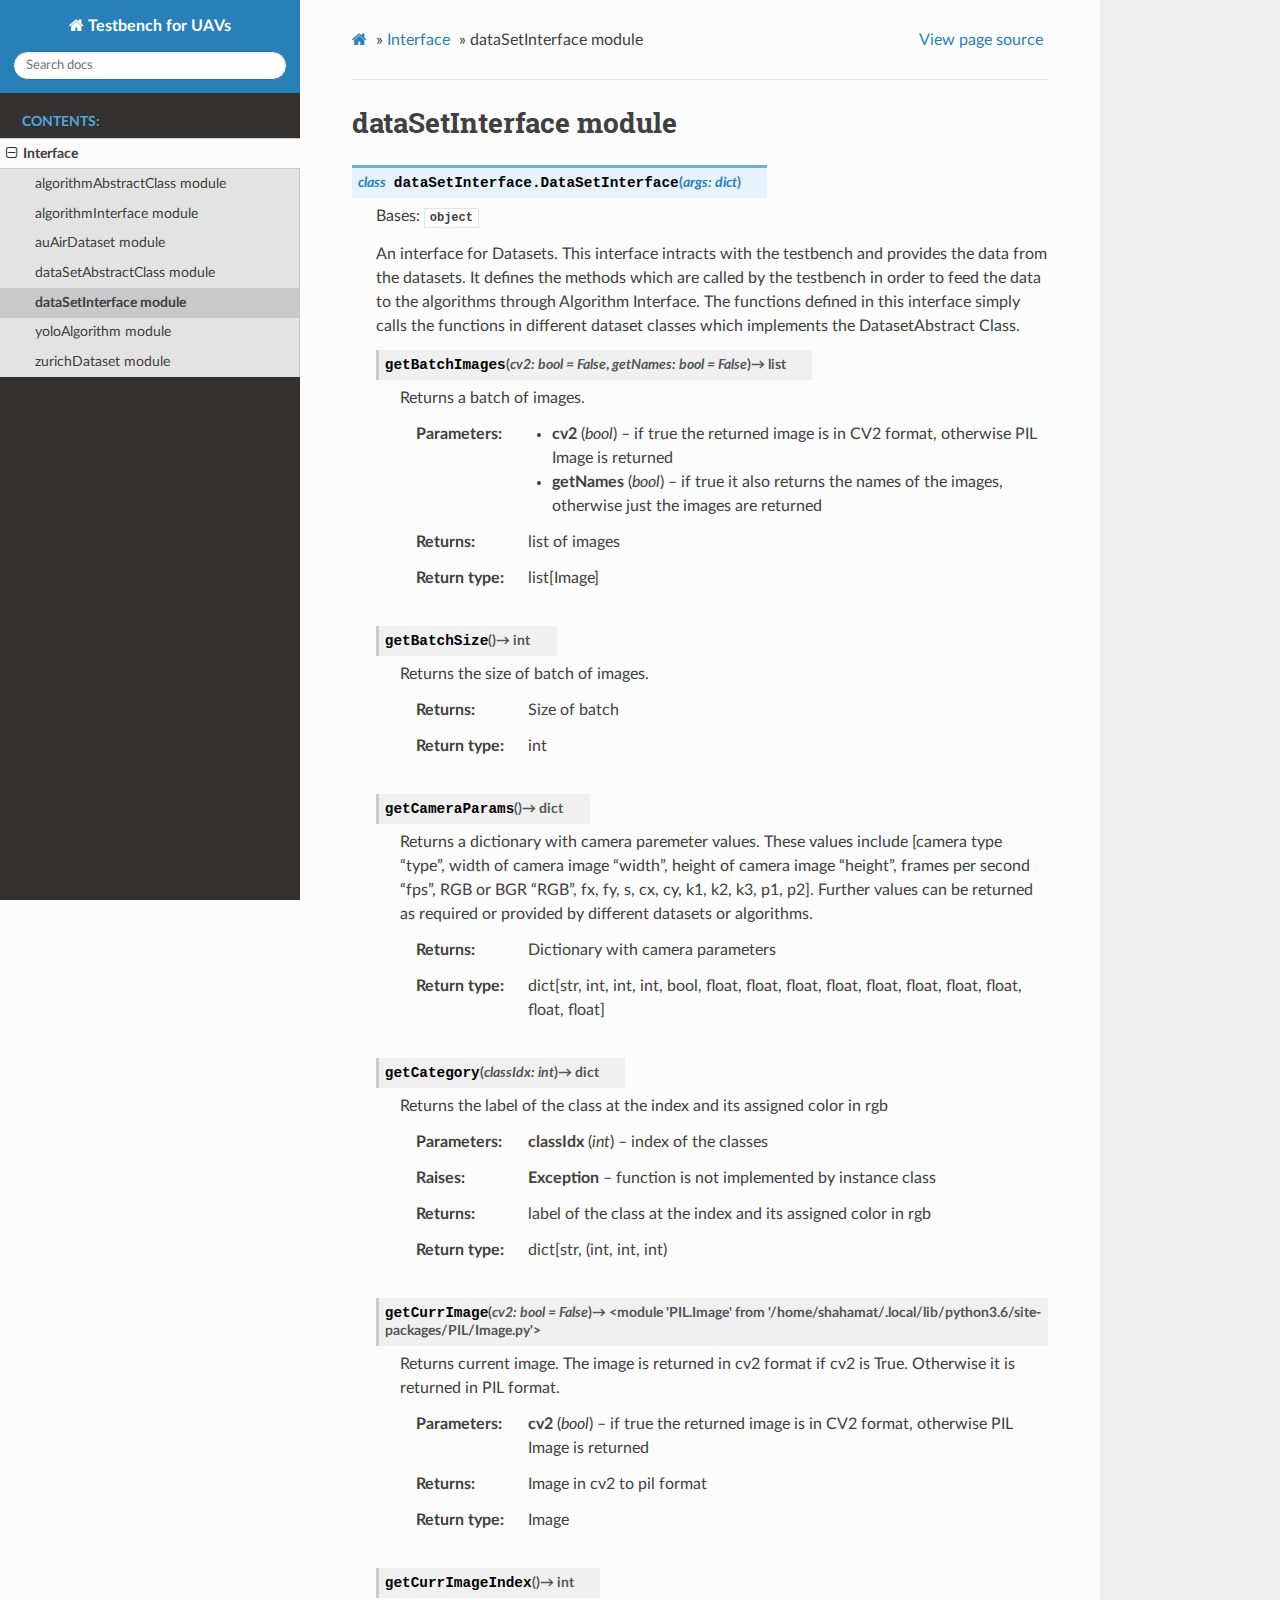
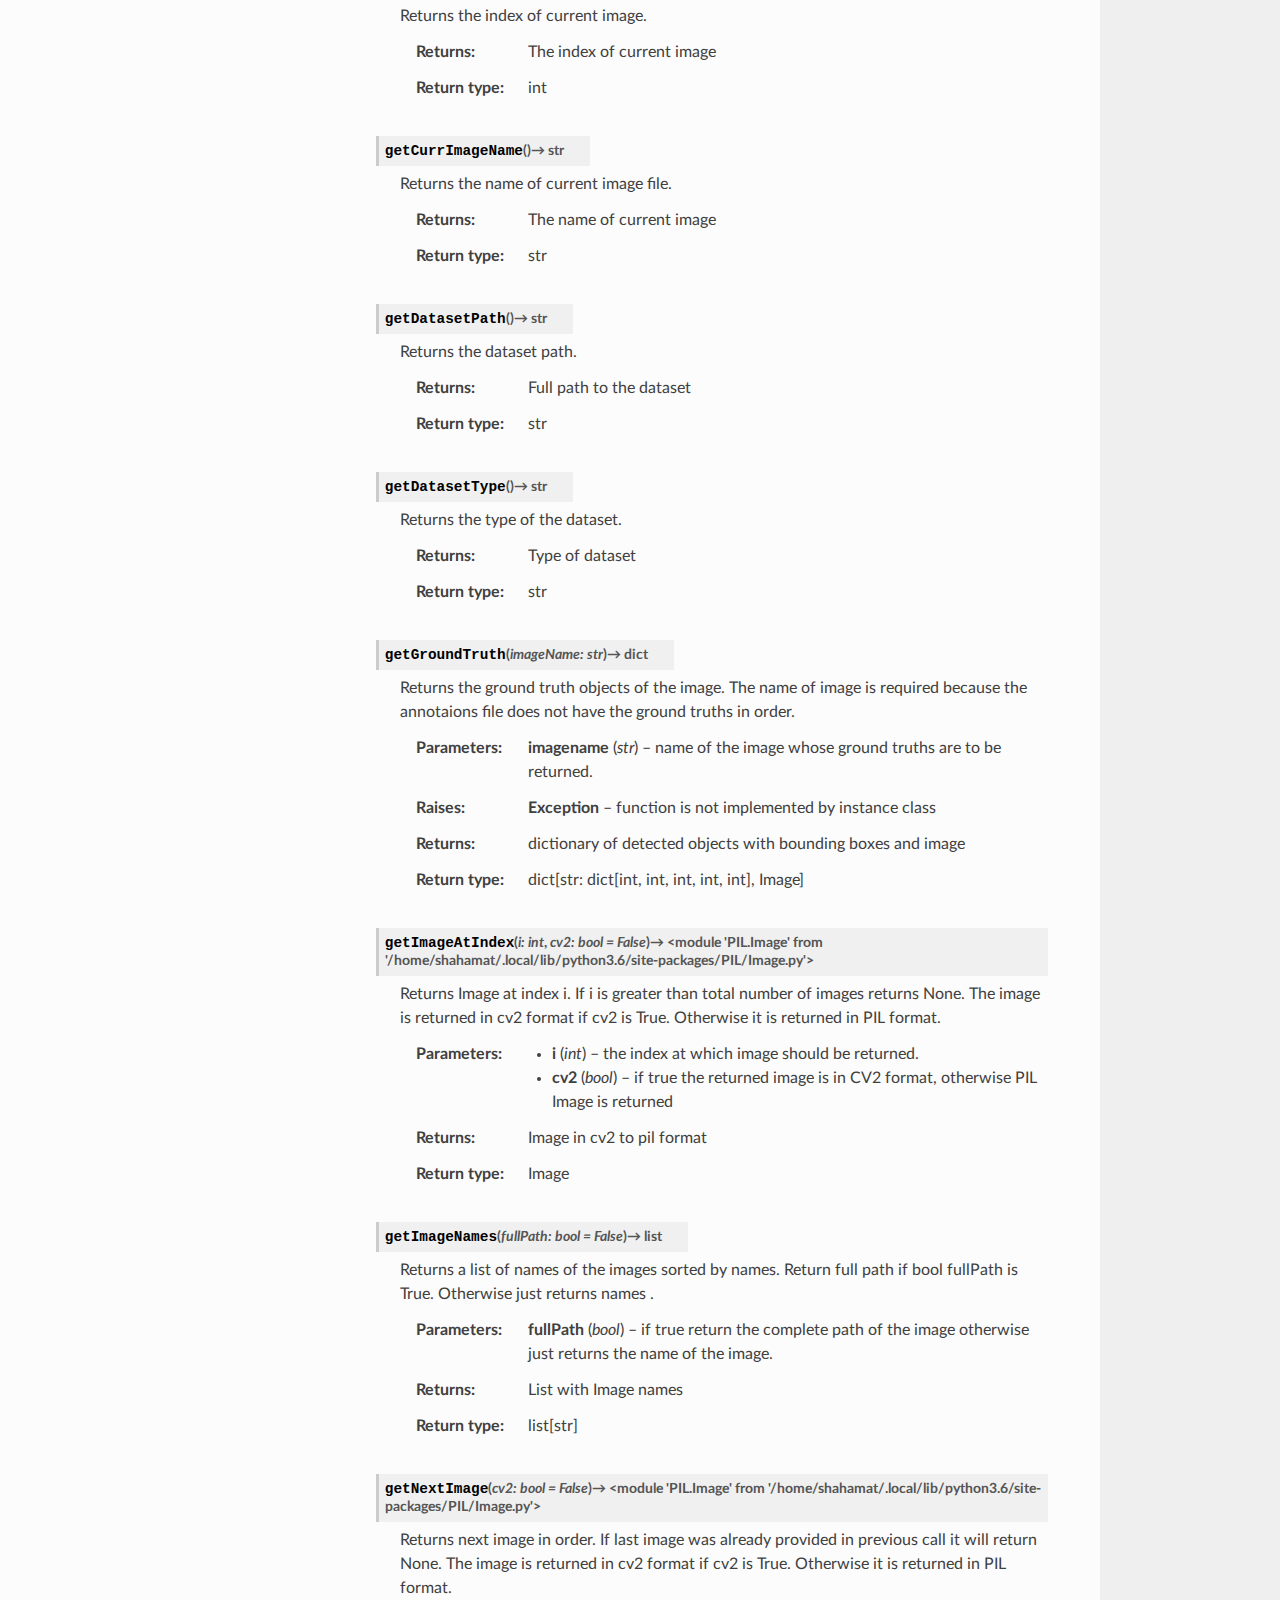
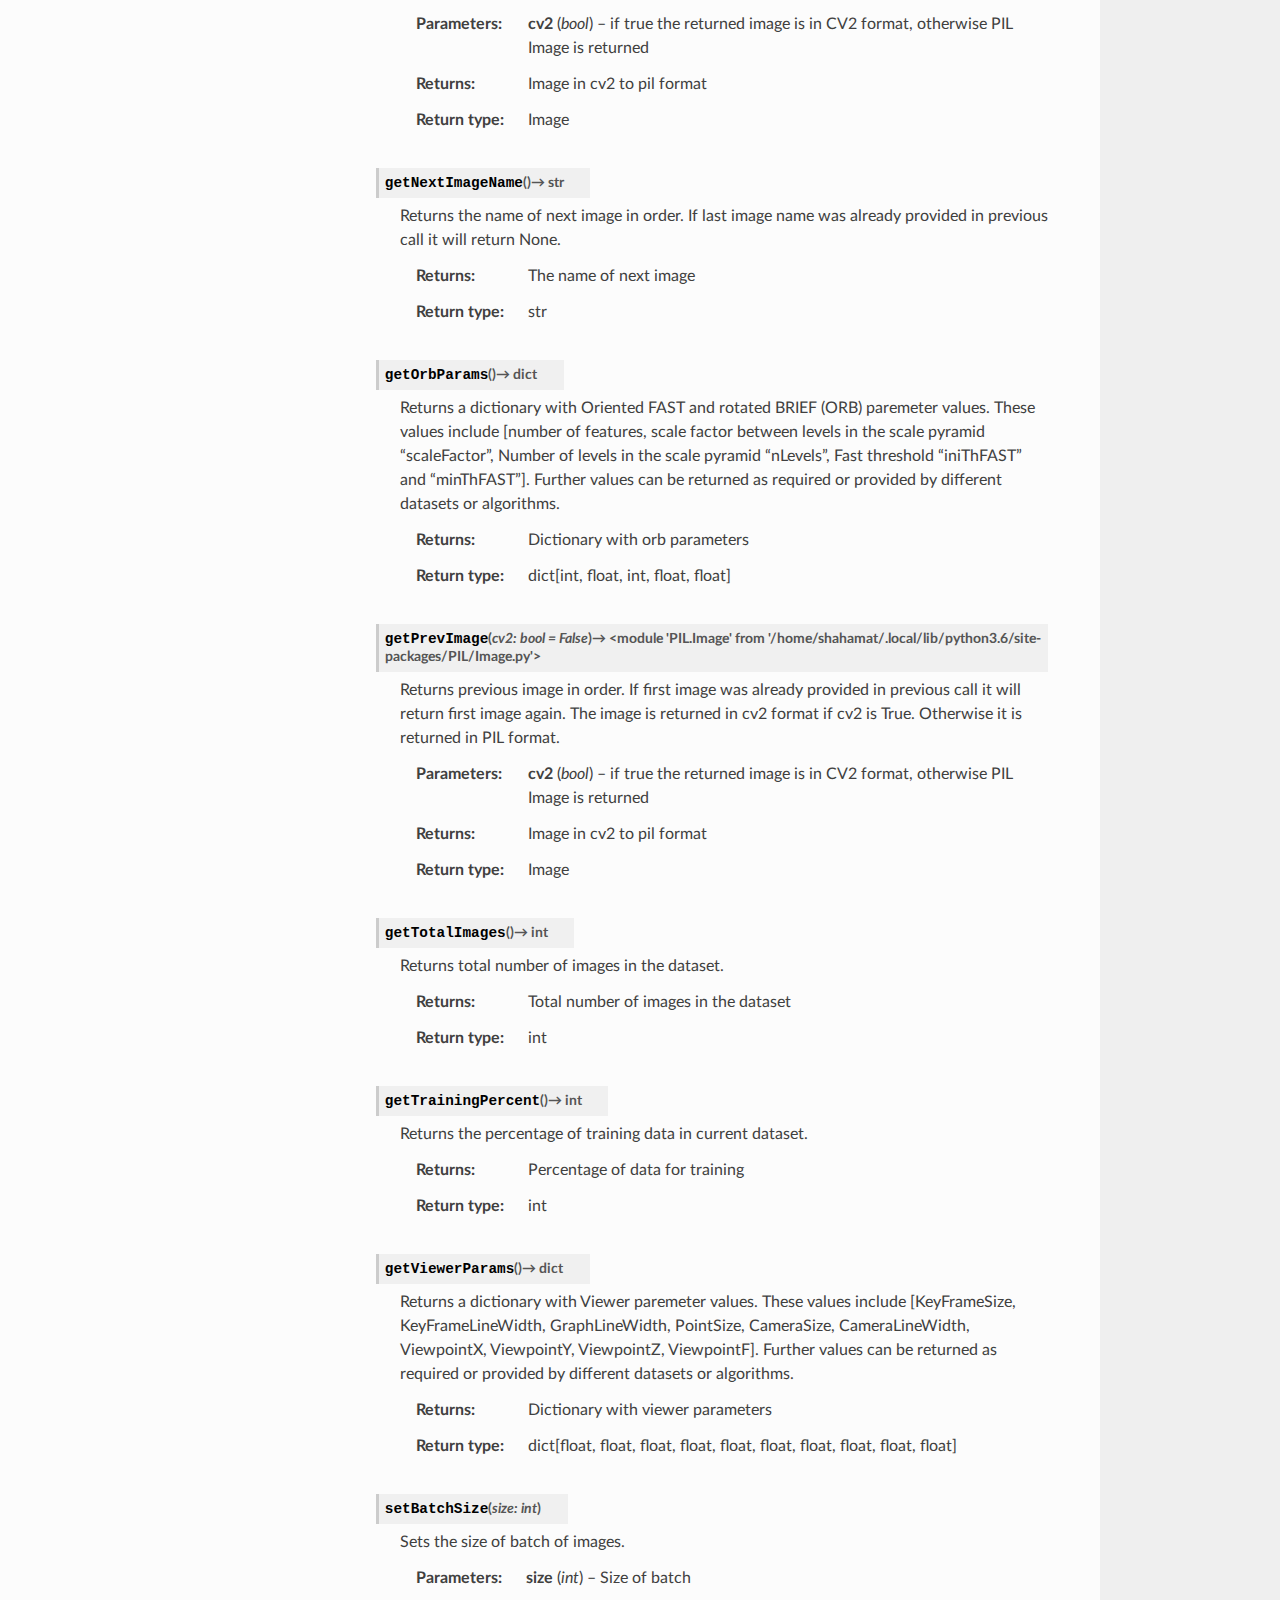
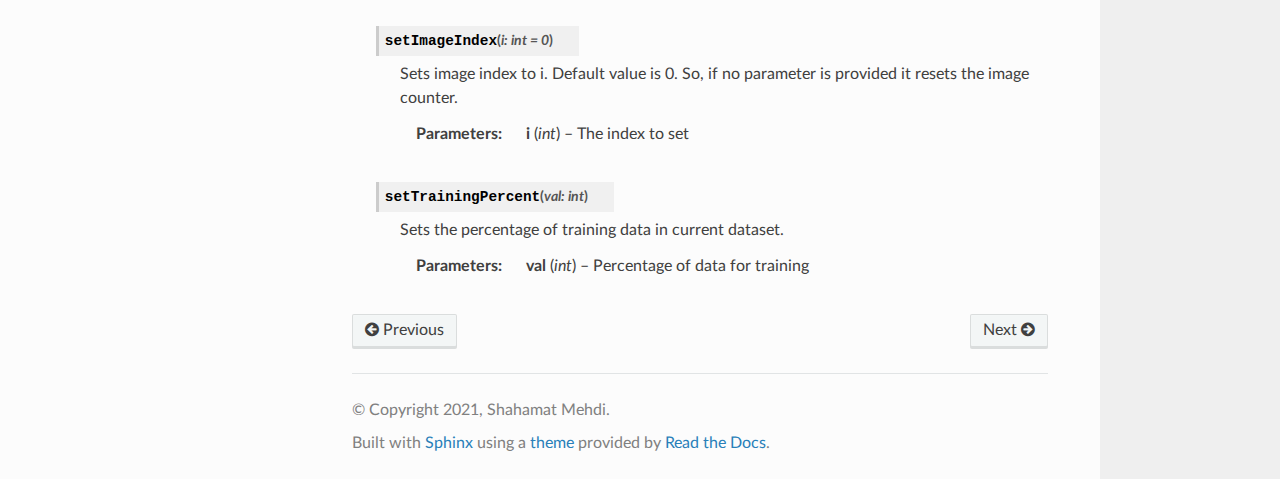
<file: documentation/dataSetInterface.html>
<!DOCTYPE html>
<html class="writer-html5" lang="en" >
<head>
  <meta charset="utf-8" /><meta name="generator" content="Docutils 0.17.1: http://docutils.sourceforge.net/" />

  <meta name="viewport" content="width=device-width, initial-scale=1.0" />
  <title>dataSetInterface module &mdash; Testbench for UAVs  documentation</title>
      <link rel="stylesheet" href="_static/pygments.css" type="text/css" />
      <link rel="stylesheet" href="_static/css/theme.css" type="text/css" />
  <!--[if lt IE 9]>
    <script src="_static/js/html5shiv.min.js"></script>
  <![endif]-->
  
        <script data-url_root="./" id="documentation_options" src="_static/documentation_options.js"></script>
        <script src="_static/jquery.js"></script>
        <script src="_static/underscore.js"></script>
        <script src="_static/doctools.js"></script>
    <script src="_static/js/theme.js"></script>
    <link rel="index" title="Index" href="genindex.html" />
    <link rel="search" title="Search" href="search.html" />
    <link rel="next" title="yoloAlgorithm module" href="yoloAlgorithm.html" />
    <link rel="prev" title="dataSetAbstractClass module" href="dataSetAbstractClass.html" /> 
</head>

<body class="wy-body-for-nav"> 
  <div class="wy-grid-for-nav">
    <nav data-toggle="wy-nav-shift" class="wy-nav-side">
      <div class="wy-side-scroll">
        <div class="wy-side-nav-search" >
            <a href="index.html" class="icon icon-home"> Testbench for UAVs
          </a>
<div role="search">
  <form id="rtd-search-form" class="wy-form" action="search.html" method="get">
    <input type="text" name="q" placeholder="Search docs" />
    <input type="hidden" name="check_keywords" value="yes" />
    <input type="hidden" name="area" value="default" />
  </form>
</div>
        </div><div class="wy-menu wy-menu-vertical" data-spy="affix" role="navigation" aria-label="Navigation menu">
              <p class="caption" role="heading"><span class="caption-text">Contents:</span></p>
<ul class="current">
<li class="toctree-l1 current"><a class="reference internal" href="modules.html">Interface</a><ul class="current">
<li class="toctree-l2"><a class="reference internal" href="algorithmAbstractClass.html">algorithmAbstractClass module</a></li>
<li class="toctree-l2"><a class="reference internal" href="algorithmInterface.html">algorithmInterface module</a></li>
<li class="toctree-l2"><a class="reference internal" href="auAirDataset.html">auAirDataset module</a></li>
<li class="toctree-l2"><a class="reference internal" href="dataSetAbstractClass.html">dataSetAbstractClass module</a></li>
<li class="toctree-l2 current"><a class="current reference internal" href="#">dataSetInterface module</a></li>
<li class="toctree-l2"><a class="reference internal" href="yoloAlgorithm.html">yoloAlgorithm module</a></li>
<li class="toctree-l2"><a class="reference internal" href="zurichDataset.html">zurichDataset module</a></li>
</ul>
</li>
</ul>

        </div>
      </div>
    </nav>

    <section data-toggle="wy-nav-shift" class="wy-nav-content-wrap"><nav class="wy-nav-top" aria-label="Mobile navigation menu" >
          <i data-toggle="wy-nav-top" class="fa fa-bars"></i>
          <a href="index.html">Testbench for UAVs</a>
      </nav>

      <div class="wy-nav-content">
        <div class="rst-content">
          <div role="navigation" aria-label="Page navigation">
  <ul class="wy-breadcrumbs">
      <li><a href="index.html" class="icon icon-home"></a> &raquo;</li>
          <li><a href="modules.html">Interface</a> &raquo;</li>
      <li>dataSetInterface module</li>
      <li class="wy-breadcrumbs-aside">
            <a href="_sources/dataSetInterface.rst.txt" rel="nofollow"> View page source</a>
      </li>
  </ul>
  <hr/>
</div>
          <div role="main" class="document" itemscope="itemscope" itemtype="http://schema.org/Article">
           <div itemprop="articleBody">
             
  <section id="module-dataSetInterface">
<span id="datasetinterface-module"></span><h1>dataSetInterface module<a class="headerlink" href="#module-dataSetInterface" title="Permalink to this headline"></a></h1>
<dl class="py class">
<dt class="sig sig-object py" id="dataSetInterface.DataSetInterface">
<em class="property"><span class="pre">class</span> </em><span class="sig-prename descclassname"><span class="pre">dataSetInterface.</span></span><span class="sig-name descname"><span class="pre">DataSetInterface</span></span><span class="sig-paren">(</span><em class="sig-param"><span class="n"><span class="pre">args</span></span><span class="p"><span class="pre">:</span></span> <span class="n"><span class="pre">dict</span></span></em><span class="sig-paren">)</span><a class="headerlink" href="#dataSetInterface.DataSetInterface" title="Permalink to this definition"></a></dt>
<dd><p>Bases: <code class="xref py py-class docutils literal notranslate"><span class="pre">object</span></code></p>
<p>An interface for Datasets. This interface intracts with the testbench and provides the data from the datasets.
It defines the methods which are called by the testbench in order to feed the data to the algorithms through Algorithm Interface.
The functions defined in this interface simply calls the functions in different dataset classes which implements the DatasetAbstract Class.</p>
<dl class="py method">
<dt class="sig sig-object py" id="dataSetInterface.DataSetInterface.getBatchImages">
<span class="sig-name descname"><span class="pre">getBatchImages</span></span><span class="sig-paren">(</span><em class="sig-param"><span class="n"><span class="pre">cv2</span></span><span class="p"><span class="pre">:</span></span> <span class="n"><span class="pre">bool</span></span> <span class="o"><span class="pre">=</span></span> <span class="default_value"><span class="pre">False</span></span></em>, <em class="sig-param"><span class="n"><span class="pre">getNames</span></span><span class="p"><span class="pre">:</span></span> <span class="n"><span class="pre">bool</span></span> <span class="o"><span class="pre">=</span></span> <span class="default_value"><span class="pre">False</span></span></em><span class="sig-paren">)</span> <span class="sig-return"><span class="sig-return-icon">&#x2192;</span> <span class="sig-return-typehint"><span class="pre">list</span></span></span><a class="headerlink" href="#dataSetInterface.DataSetInterface.getBatchImages" title="Permalink to this definition"></a></dt>
<dd><p>Returns a batch of images.</p>
<dl class="field-list simple">
<dt class="field-odd">Parameters</dt>
<dd class="field-odd"><ul class="simple">
<li><p><strong>cv2</strong> (<em>bool</em>) – if true the returned image is in CV2 format, otherwise PIL Image is returned</p></li>
<li><p><strong>getNames</strong> (<em>bool</em>) – if true it also returns the names of the images, otherwise just the images are returned</p></li>
</ul>
</dd>
<dt class="field-even">Returns</dt>
<dd class="field-even"><p>list of images</p>
</dd>
<dt class="field-odd">Return type</dt>
<dd class="field-odd"><p>list[Image]</p>
</dd>
</dl>
</dd></dl>

<dl class="py method">
<dt class="sig sig-object py" id="dataSetInterface.DataSetInterface.getBatchSize">
<span class="sig-name descname"><span class="pre">getBatchSize</span></span><span class="sig-paren">(</span><span class="sig-paren">)</span> <span class="sig-return"><span class="sig-return-icon">&#x2192;</span> <span class="sig-return-typehint"><span class="pre">int</span></span></span><a class="headerlink" href="#dataSetInterface.DataSetInterface.getBatchSize" title="Permalink to this definition"></a></dt>
<dd><p>Returns the size of batch of images.</p>
<dl class="field-list simple">
<dt class="field-odd">Returns</dt>
<dd class="field-odd"><p>Size of batch</p>
</dd>
<dt class="field-even">Return type</dt>
<dd class="field-even"><p>int</p>
</dd>
</dl>
</dd></dl>

<dl class="py method">
<dt class="sig sig-object py" id="dataSetInterface.DataSetInterface.getCameraParams">
<span class="sig-name descname"><span class="pre">getCameraParams</span></span><span class="sig-paren">(</span><span class="sig-paren">)</span> <span class="sig-return"><span class="sig-return-icon">&#x2192;</span> <span class="sig-return-typehint"><span class="pre">dict</span></span></span><a class="headerlink" href="#dataSetInterface.DataSetInterface.getCameraParams" title="Permalink to this definition"></a></dt>
<dd><p>Returns a dictionary with camera paremeter values.
These values include [camera type “type”, width of camera image “width”, height of camera image “height”,
frames per second “fps”, RGB or BGR “RGB”, fx, fy, s, cx, cy, k1, k2, k3, p1, p2].
Further values can be returned as required or provided by different datasets or algorithms.</p>
<dl class="field-list simple">
<dt class="field-odd">Returns</dt>
<dd class="field-odd"><p>Dictionary with camera parameters</p>
</dd>
<dt class="field-even">Return type</dt>
<dd class="field-even"><p>dict[str, int, int, int, bool, float, float, float, float, float, float, float, float, float, float]</p>
</dd>
</dl>
</dd></dl>

<dl class="py method">
<dt class="sig sig-object py" id="dataSetInterface.DataSetInterface.getCategory">
<span class="sig-name descname"><span class="pre">getCategory</span></span><span class="sig-paren">(</span><em class="sig-param"><span class="n"><span class="pre">classIdx</span></span><span class="p"><span class="pre">:</span></span> <span class="n"><span class="pre">int</span></span></em><span class="sig-paren">)</span> <span class="sig-return"><span class="sig-return-icon">&#x2192;</span> <span class="sig-return-typehint"><span class="pre">dict</span></span></span><a class="headerlink" href="#dataSetInterface.DataSetInterface.getCategory" title="Permalink to this definition"></a></dt>
<dd><p>Returns the label of the class at the index and its assigned color in rgb</p>
<dl class="field-list simple">
<dt class="field-odd">Parameters</dt>
<dd class="field-odd"><p><strong>classIdx</strong> (<em>int</em>) – index of the classes</p>
</dd>
<dt class="field-even">Raises</dt>
<dd class="field-even"><p><strong>Exception</strong> – function is not implemented by instance class</p>
</dd>
<dt class="field-odd">Returns</dt>
<dd class="field-odd"><p>label of the class at the index and its assigned color in rgb</p>
</dd>
<dt class="field-even">Return type</dt>
<dd class="field-even"><p>dict[str, (int, int, int)</p>
</dd>
</dl>
</dd></dl>

<dl class="py method">
<dt class="sig sig-object py" id="dataSetInterface.DataSetInterface.getCurrImage">
<span class="sig-name descname"><span class="pre">getCurrImage</span></span><span class="sig-paren">(</span><em class="sig-param"><span class="n"><span class="pre">cv2</span></span><span class="p"><span class="pre">:</span></span> <span class="n"><span class="pre">bool</span></span> <span class="o"><span class="pre">=</span></span> <span class="default_value"><span class="pre">False</span></span></em><span class="sig-paren">)</span> <span class="sig-return"><span class="sig-return-icon">&#x2192;</span> <span class="sig-return-typehint"><span class="pre">&lt;module</span> <span class="pre">'PIL.Image'</span> <span class="pre">from</span> <span class="pre">'/home/shahamat/.local/lib/python3.6/site-packages/PIL/Image.py'&gt;</span></span></span><a class="headerlink" href="#dataSetInterface.DataSetInterface.getCurrImage" title="Permalink to this definition"></a></dt>
<dd><p>Returns current image. The image is returned in cv2 format if cv2 is True. Otherwise it is returned in PIL format.</p>
<dl class="field-list simple">
<dt class="field-odd">Parameters</dt>
<dd class="field-odd"><p><strong>cv2</strong> (<em>bool</em>) – if true the returned image is in CV2 format, otherwise PIL Image is returned</p>
</dd>
<dt class="field-even">Returns</dt>
<dd class="field-even"><p>Image in cv2 to pil format</p>
</dd>
<dt class="field-odd">Return type</dt>
<dd class="field-odd"><p>Image</p>
</dd>
</dl>
</dd></dl>

<dl class="py method">
<dt class="sig sig-object py" id="dataSetInterface.DataSetInterface.getCurrImageIndex">
<span class="sig-name descname"><span class="pre">getCurrImageIndex</span></span><span class="sig-paren">(</span><span class="sig-paren">)</span> <span class="sig-return"><span class="sig-return-icon">&#x2192;</span> <span class="sig-return-typehint"><span class="pre">int</span></span></span><a class="headerlink" href="#dataSetInterface.DataSetInterface.getCurrImageIndex" title="Permalink to this definition"></a></dt>
<dd><p>Returns the index of current image.</p>
<dl class="field-list simple">
<dt class="field-odd">Returns</dt>
<dd class="field-odd"><p>The index of current image</p>
</dd>
<dt class="field-even">Return type</dt>
<dd class="field-even"><p>int</p>
</dd>
</dl>
</dd></dl>

<dl class="py method">
<dt class="sig sig-object py" id="dataSetInterface.DataSetInterface.getCurrImageName">
<span class="sig-name descname"><span class="pre">getCurrImageName</span></span><span class="sig-paren">(</span><span class="sig-paren">)</span> <span class="sig-return"><span class="sig-return-icon">&#x2192;</span> <span class="sig-return-typehint"><span class="pre">str</span></span></span><a class="headerlink" href="#dataSetInterface.DataSetInterface.getCurrImageName" title="Permalink to this definition"></a></dt>
<dd><p>Returns the name of current image file.</p>
<dl class="field-list simple">
<dt class="field-odd">Returns</dt>
<dd class="field-odd"><p>The name of current image</p>
</dd>
<dt class="field-even">Return type</dt>
<dd class="field-even"><p>str</p>
</dd>
</dl>
</dd></dl>

<dl class="py method">
<dt class="sig sig-object py" id="dataSetInterface.DataSetInterface.getDatasetPath">
<span class="sig-name descname"><span class="pre">getDatasetPath</span></span><span class="sig-paren">(</span><span class="sig-paren">)</span> <span class="sig-return"><span class="sig-return-icon">&#x2192;</span> <span class="sig-return-typehint"><span class="pre">str</span></span></span><a class="headerlink" href="#dataSetInterface.DataSetInterface.getDatasetPath" title="Permalink to this definition"></a></dt>
<dd><p>Returns the dataset path.</p>
<dl class="field-list simple">
<dt class="field-odd">Returns</dt>
<dd class="field-odd"><p>Full path to the dataset</p>
</dd>
<dt class="field-even">Return type</dt>
<dd class="field-even"><p>str</p>
</dd>
</dl>
</dd></dl>

<dl class="py method">
<dt class="sig sig-object py" id="dataSetInterface.DataSetInterface.getDatasetType">
<span class="sig-name descname"><span class="pre">getDatasetType</span></span><span class="sig-paren">(</span><span class="sig-paren">)</span> <span class="sig-return"><span class="sig-return-icon">&#x2192;</span> <span class="sig-return-typehint"><span class="pre">str</span></span></span><a class="headerlink" href="#dataSetInterface.DataSetInterface.getDatasetType" title="Permalink to this definition"></a></dt>
<dd><p>Returns the type of the dataset.</p>
<dl class="field-list simple">
<dt class="field-odd">Returns</dt>
<dd class="field-odd"><p>Type of dataset</p>
</dd>
<dt class="field-even">Return type</dt>
<dd class="field-even"><p>str</p>
</dd>
</dl>
</dd></dl>

<dl class="py method">
<dt class="sig sig-object py" id="dataSetInterface.DataSetInterface.getGroundTruth">
<span class="sig-name descname"><span class="pre">getGroundTruth</span></span><span class="sig-paren">(</span><em class="sig-param"><span class="n"><span class="pre">imageName</span></span><span class="p"><span class="pre">:</span></span> <span class="n"><span class="pre">str</span></span></em><span class="sig-paren">)</span> <span class="sig-return"><span class="sig-return-icon">&#x2192;</span> <span class="sig-return-typehint"><span class="pre">dict</span></span></span><a class="headerlink" href="#dataSetInterface.DataSetInterface.getGroundTruth" title="Permalink to this definition"></a></dt>
<dd><p>Returns the ground truth objects of the image. The name of image is required because the annotaions file does not have the ground truths in order.</p>
<dl class="field-list simple">
<dt class="field-odd">Parameters</dt>
<dd class="field-odd"><p><strong>imagename</strong> (<em>str</em>) – name of the image whose ground truths are to be returned.</p>
</dd>
<dt class="field-even">Raises</dt>
<dd class="field-even"><p><strong>Exception</strong> – function is not implemented by instance class</p>
</dd>
<dt class="field-odd">Returns</dt>
<dd class="field-odd"><p>dictionary of detected objects with bounding boxes and image</p>
</dd>
<dt class="field-even">Return type</dt>
<dd class="field-even"><p>dict[str: dict[int, int, int, int, int], Image]</p>
</dd>
</dl>
</dd></dl>

<dl class="py method">
<dt class="sig sig-object py" id="dataSetInterface.DataSetInterface.getImageAtIndex">
<span class="sig-name descname"><span class="pre">getImageAtIndex</span></span><span class="sig-paren">(</span><em class="sig-param"><span class="n"><span class="pre">i</span></span><span class="p"><span class="pre">:</span></span> <span class="n"><span class="pre">int</span></span></em>, <em class="sig-param"><span class="n"><span class="pre">cv2</span></span><span class="p"><span class="pre">:</span></span> <span class="n"><span class="pre">bool</span></span> <span class="o"><span class="pre">=</span></span> <span class="default_value"><span class="pre">False</span></span></em><span class="sig-paren">)</span> <span class="sig-return"><span class="sig-return-icon">&#x2192;</span> <span class="sig-return-typehint"><span class="pre">&lt;module</span> <span class="pre">'PIL.Image'</span> <span class="pre">from</span> <span class="pre">'/home/shahamat/.local/lib/python3.6/site-packages/PIL/Image.py'&gt;</span></span></span><a class="headerlink" href="#dataSetInterface.DataSetInterface.getImageAtIndex" title="Permalink to this definition"></a></dt>
<dd><p>Returns Image at index i. If i is greater than total number of images returns None. The image is returned in cv2 format if cv2 is True.
Otherwise it is returned in PIL format.</p>
<dl class="field-list simple">
<dt class="field-odd">Parameters</dt>
<dd class="field-odd"><ul class="simple">
<li><p><strong>i</strong> (<em>int</em>) – the index at which image should be returned.</p></li>
<li><p><strong>cv2</strong> (<em>bool</em>) – if true the returned image is in CV2 format, otherwise PIL Image is returned</p></li>
</ul>
</dd>
<dt class="field-even">Returns</dt>
<dd class="field-even"><p>Image in cv2 to pil format</p>
</dd>
<dt class="field-odd">Return type</dt>
<dd class="field-odd"><p>Image</p>
</dd>
</dl>
</dd></dl>

<dl class="py method">
<dt class="sig sig-object py" id="dataSetInterface.DataSetInterface.getImageNames">
<span class="sig-name descname"><span class="pre">getImageNames</span></span><span class="sig-paren">(</span><em class="sig-param"><span class="n"><span class="pre">fullPath</span></span><span class="p"><span class="pre">:</span></span> <span class="n"><span class="pre">bool</span></span> <span class="o"><span class="pre">=</span></span> <span class="default_value"><span class="pre">False</span></span></em><span class="sig-paren">)</span> <span class="sig-return"><span class="sig-return-icon">&#x2192;</span> <span class="sig-return-typehint"><span class="pre">list</span></span></span><a class="headerlink" href="#dataSetInterface.DataSetInterface.getImageNames" title="Permalink to this definition"></a></dt>
<dd><p>Returns a list of names of the images sorted by names. Return full path if bool fullPath is True. Otherwise just returns names .</p>
<dl class="field-list simple">
<dt class="field-odd">Parameters</dt>
<dd class="field-odd"><p><strong>fullPath</strong> (<em>bool</em>) – if true return the complete path of the image otherwise just returns the name of the image.</p>
</dd>
<dt class="field-even">Returns</dt>
<dd class="field-even"><p>List with Image names</p>
</dd>
<dt class="field-odd">Return type</dt>
<dd class="field-odd"><p>list[str]</p>
</dd>
</dl>
</dd></dl>

<dl class="py method">
<dt class="sig sig-object py" id="dataSetInterface.DataSetInterface.getNextImage">
<span class="sig-name descname"><span class="pre">getNextImage</span></span><span class="sig-paren">(</span><em class="sig-param"><span class="n"><span class="pre">cv2</span></span><span class="p"><span class="pre">:</span></span> <span class="n"><span class="pre">bool</span></span> <span class="o"><span class="pre">=</span></span> <span class="default_value"><span class="pre">False</span></span></em><span class="sig-paren">)</span> <span class="sig-return"><span class="sig-return-icon">&#x2192;</span> <span class="sig-return-typehint"><span class="pre">&lt;module</span> <span class="pre">'PIL.Image'</span> <span class="pre">from</span> <span class="pre">'/home/shahamat/.local/lib/python3.6/site-packages/PIL/Image.py'&gt;</span></span></span><a class="headerlink" href="#dataSetInterface.DataSetInterface.getNextImage" title="Permalink to this definition"></a></dt>
<dd><p>Returns next image in order. If last image was already provided in previous call it will return None. The image is returned in cv2 
format if cv2 is True. Otherwise it is returned in PIL format.</p>
<dl class="field-list simple">
<dt class="field-odd">Parameters</dt>
<dd class="field-odd"><p><strong>cv2</strong> (<em>bool</em>) – if true the returned image is in CV2 format, otherwise PIL Image is returned</p>
</dd>
<dt class="field-even">Returns</dt>
<dd class="field-even"><p>Image in cv2 to pil format</p>
</dd>
<dt class="field-odd">Return type</dt>
<dd class="field-odd"><p>Image</p>
</dd>
</dl>
</dd></dl>

<dl class="py method">
<dt class="sig sig-object py" id="dataSetInterface.DataSetInterface.getNextImageName">
<span class="sig-name descname"><span class="pre">getNextImageName</span></span><span class="sig-paren">(</span><span class="sig-paren">)</span> <span class="sig-return"><span class="sig-return-icon">&#x2192;</span> <span class="sig-return-typehint"><span class="pre">str</span></span></span><a class="headerlink" href="#dataSetInterface.DataSetInterface.getNextImageName" title="Permalink to this definition"></a></dt>
<dd><p>Returns the name of next image in order. If last image name was already provided in previous call it will return None.</p>
<dl class="field-list simple">
<dt class="field-odd">Returns</dt>
<dd class="field-odd"><p>The name of next image</p>
</dd>
<dt class="field-even">Return type</dt>
<dd class="field-even"><p>str</p>
</dd>
</dl>
</dd></dl>

<dl class="py method">
<dt class="sig sig-object py" id="dataSetInterface.DataSetInterface.getOrbParams">
<span class="sig-name descname"><span class="pre">getOrbParams</span></span><span class="sig-paren">(</span><span class="sig-paren">)</span> <span class="sig-return"><span class="sig-return-icon">&#x2192;</span> <span class="sig-return-typehint"><span class="pre">dict</span></span></span><a class="headerlink" href="#dataSetInterface.DataSetInterface.getOrbParams" title="Permalink to this definition"></a></dt>
<dd><p>Returns a dictionary with Oriented FAST and rotated BRIEF (ORB) paremeter values.
These values include [number of features, scale factor between levels in the scale pyramid “scaleFactor”, 
Number of levels in the scale pyramid “nLevels”, Fast threshold “iniThFAST” and “minThFAST”].
Further values can be returned as required or provided by different datasets or algorithms.</p>
<dl class="field-list simple">
<dt class="field-odd">Returns</dt>
<dd class="field-odd"><p>Dictionary with orb parameters</p>
</dd>
<dt class="field-even">Return type</dt>
<dd class="field-even"><p>dict[int, float, int, float, float]</p>
</dd>
</dl>
</dd></dl>

<dl class="py method">
<dt class="sig sig-object py" id="dataSetInterface.DataSetInterface.getPrevImage">
<span class="sig-name descname"><span class="pre">getPrevImage</span></span><span class="sig-paren">(</span><em class="sig-param"><span class="n"><span class="pre">cv2</span></span><span class="p"><span class="pre">:</span></span> <span class="n"><span class="pre">bool</span></span> <span class="o"><span class="pre">=</span></span> <span class="default_value"><span class="pre">False</span></span></em><span class="sig-paren">)</span> <span class="sig-return"><span class="sig-return-icon">&#x2192;</span> <span class="sig-return-typehint"><span class="pre">&lt;module</span> <span class="pre">'PIL.Image'</span> <span class="pre">from</span> <span class="pre">'/home/shahamat/.local/lib/python3.6/site-packages/PIL/Image.py'&gt;</span></span></span><a class="headerlink" href="#dataSetInterface.DataSetInterface.getPrevImage" title="Permalink to this definition"></a></dt>
<dd><p>Returns previous image in order. If first image was already provided in previous call it will return first image again. The image is 
returned in cv2 format if cv2 is True. Otherwise it is returned in PIL format.</p>
<dl class="field-list simple">
<dt class="field-odd">Parameters</dt>
<dd class="field-odd"><p><strong>cv2</strong> (<em>bool</em>) – if true the returned image is in CV2 format, otherwise PIL Image is returned</p>
</dd>
<dt class="field-even">Returns</dt>
<dd class="field-even"><p>Image in cv2 to pil format</p>
</dd>
<dt class="field-odd">Return type</dt>
<dd class="field-odd"><p>Image</p>
</dd>
</dl>
</dd></dl>

<dl class="py method">
<dt class="sig sig-object py" id="dataSetInterface.DataSetInterface.getTotalImages">
<span class="sig-name descname"><span class="pre">getTotalImages</span></span><span class="sig-paren">(</span><span class="sig-paren">)</span> <span class="sig-return"><span class="sig-return-icon">&#x2192;</span> <span class="sig-return-typehint"><span class="pre">int</span></span></span><a class="headerlink" href="#dataSetInterface.DataSetInterface.getTotalImages" title="Permalink to this definition"></a></dt>
<dd><p>Returns total number of images in the dataset.</p>
<dl class="field-list simple">
<dt class="field-odd">Returns</dt>
<dd class="field-odd"><p>Total number of images in the dataset</p>
</dd>
<dt class="field-even">Return type</dt>
<dd class="field-even"><p>int</p>
</dd>
</dl>
</dd></dl>

<dl class="py method">
<dt class="sig sig-object py" id="dataSetInterface.DataSetInterface.getTrainingPercent">
<span class="sig-name descname"><span class="pre">getTrainingPercent</span></span><span class="sig-paren">(</span><span class="sig-paren">)</span> <span class="sig-return"><span class="sig-return-icon">&#x2192;</span> <span class="sig-return-typehint"><span class="pre">int</span></span></span><a class="headerlink" href="#dataSetInterface.DataSetInterface.getTrainingPercent" title="Permalink to this definition"></a></dt>
<dd><p>Returns the percentage of training data in current dataset.</p>
<dl class="field-list simple">
<dt class="field-odd">Returns</dt>
<dd class="field-odd"><p>Percentage of data for training</p>
</dd>
<dt class="field-even">Return type</dt>
<dd class="field-even"><p>int</p>
</dd>
</dl>
</dd></dl>

<dl class="py method">
<dt class="sig sig-object py" id="dataSetInterface.DataSetInterface.getViewerParams">
<span class="sig-name descname"><span class="pre">getViewerParams</span></span><span class="sig-paren">(</span><span class="sig-paren">)</span> <span class="sig-return"><span class="sig-return-icon">&#x2192;</span> <span class="sig-return-typehint"><span class="pre">dict</span></span></span><a class="headerlink" href="#dataSetInterface.DataSetInterface.getViewerParams" title="Permalink to this definition"></a></dt>
<dd><p>Returns a dictionary with Viewer paremeter values.
These values include [KeyFrameSize,  KeyFrameLineWidth, GraphLineWidth, PointSize, CameraSize,
CameraLineWidth, ViewpointX, ViewpointY, ViewpointZ, ViewpointF].
Further values can be returned as required or provided by different datasets or algorithms.</p>
<dl class="field-list simple">
<dt class="field-odd">Returns</dt>
<dd class="field-odd"><p>Dictionary with viewer parameters</p>
</dd>
<dt class="field-even">Return type</dt>
<dd class="field-even"><p>dict[float, float, float, float, float, float, float, float, float, float]</p>
</dd>
</dl>
</dd></dl>

<dl class="py method">
<dt class="sig sig-object py" id="dataSetInterface.DataSetInterface.setBatchSize">
<span class="sig-name descname"><span class="pre">setBatchSize</span></span><span class="sig-paren">(</span><em class="sig-param"><span class="n"><span class="pre">size</span></span><span class="p"><span class="pre">:</span></span> <span class="n"><span class="pre">int</span></span></em><span class="sig-paren">)</span><a class="headerlink" href="#dataSetInterface.DataSetInterface.setBatchSize" title="Permalink to this definition"></a></dt>
<dd><p>Sets the size of batch of images.</p>
<dl class="field-list simple">
<dt class="field-odd">Parameters</dt>
<dd class="field-odd"><p><strong>size</strong> (<em>int</em>) – Size of batch</p>
</dd>
</dl>
</dd></dl>

<dl class="py method">
<dt class="sig sig-object py" id="dataSetInterface.DataSetInterface.setImageIndex">
<span class="sig-name descname"><span class="pre">setImageIndex</span></span><span class="sig-paren">(</span><em class="sig-param"><span class="n"><span class="pre">i</span></span><span class="p"><span class="pre">:</span></span> <span class="n"><span class="pre">int</span></span> <span class="o"><span class="pre">=</span></span> <span class="default_value"><span class="pre">0</span></span></em><span class="sig-paren">)</span><a class="headerlink" href="#dataSetInterface.DataSetInterface.setImageIndex" title="Permalink to this definition"></a></dt>
<dd><p>Sets image index to i. Default value is 0. So, if no parameter is provided it resets the image counter.</p>
<dl class="field-list simple">
<dt class="field-odd">Parameters</dt>
<dd class="field-odd"><p><strong>i</strong> (<em>int</em>) – The index to set</p>
</dd>
</dl>
</dd></dl>

<dl class="py method">
<dt class="sig sig-object py" id="dataSetInterface.DataSetInterface.setTrainingPercent">
<span class="sig-name descname"><span class="pre">setTrainingPercent</span></span><span class="sig-paren">(</span><em class="sig-param"><span class="n"><span class="pre">val</span></span><span class="p"><span class="pre">:</span></span> <span class="n"><span class="pre">int</span></span></em><span class="sig-paren">)</span><a class="headerlink" href="#dataSetInterface.DataSetInterface.setTrainingPercent" title="Permalink to this definition"></a></dt>
<dd><p>Sets the percentage of training data in current dataset.</p>
<dl class="field-list simple">
<dt class="field-odd">Parameters</dt>
<dd class="field-odd"><p><strong>val</strong> (<em>int</em>) – Percentage of data for training</p>
</dd>
</dl>
</dd></dl>

</dd></dl>

</section>


           </div>
          </div>
          <footer><div class="rst-footer-buttons" role="navigation" aria-label="Footer">
        <a href="dataSetAbstractClass.html" class="btn btn-neutral float-left" title="dataSetAbstractClass module" accesskey="p" rel="prev"><span class="fa fa-arrow-circle-left" aria-hidden="true"></span> Previous</a>
        <a href="yoloAlgorithm.html" class="btn btn-neutral float-right" title="yoloAlgorithm module" accesskey="n" rel="next">Next <span class="fa fa-arrow-circle-right" aria-hidden="true"></span></a>
    </div>

  <hr/>

  <div role="contentinfo">
    <p>&#169; Copyright 2021, Shahamat Mehdi.</p>
  </div>

  Built with <a href="https://www.sphinx-doc.org/">Sphinx</a> using a
    <a href="https://github.com/readthedocs/sphinx_rtd_theme">theme</a>
    provided by <a href="https://readthedocs.org">Read the Docs</a>.
   

</footer>
        </div>
      </div>
    </section>
  </div>
  <script>
      jQuery(function () {
          SphinxRtdTheme.Navigation.enable(true);
      });
  </script> 

</body>
</html>
</file>
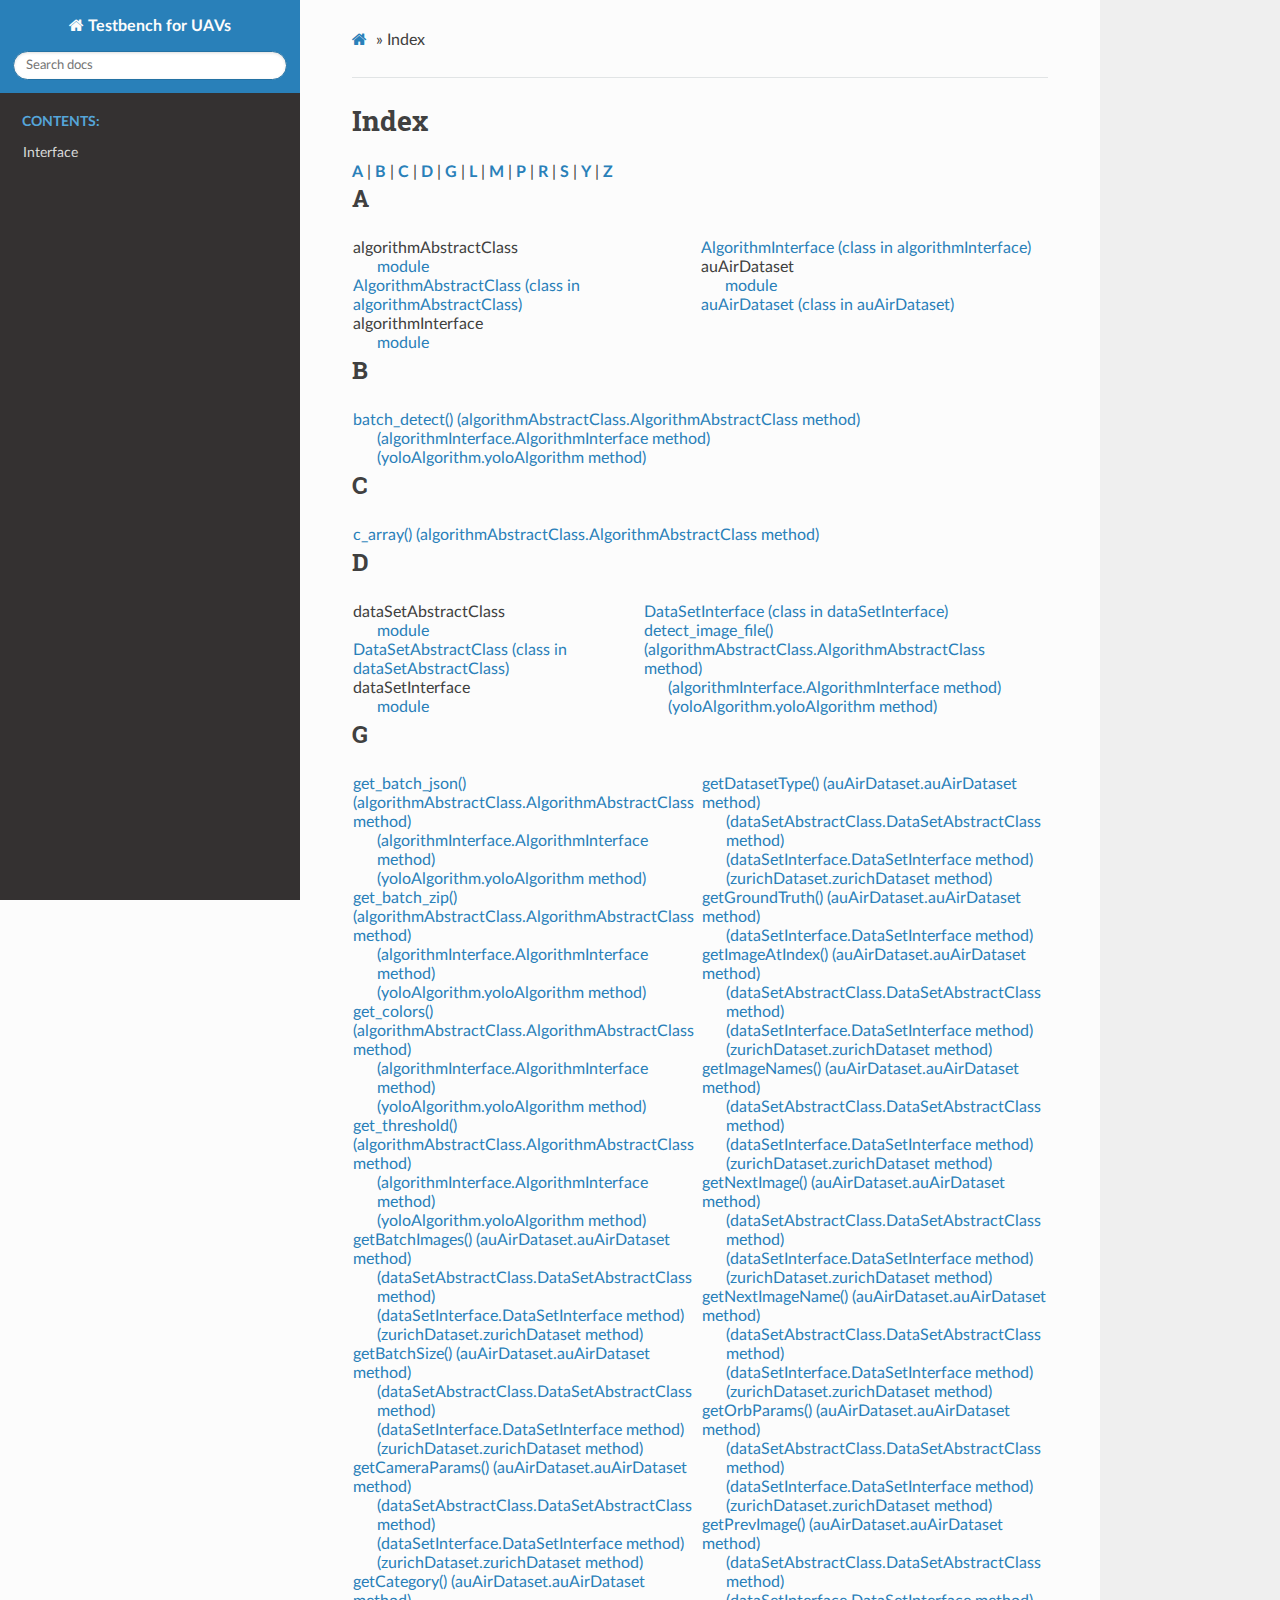
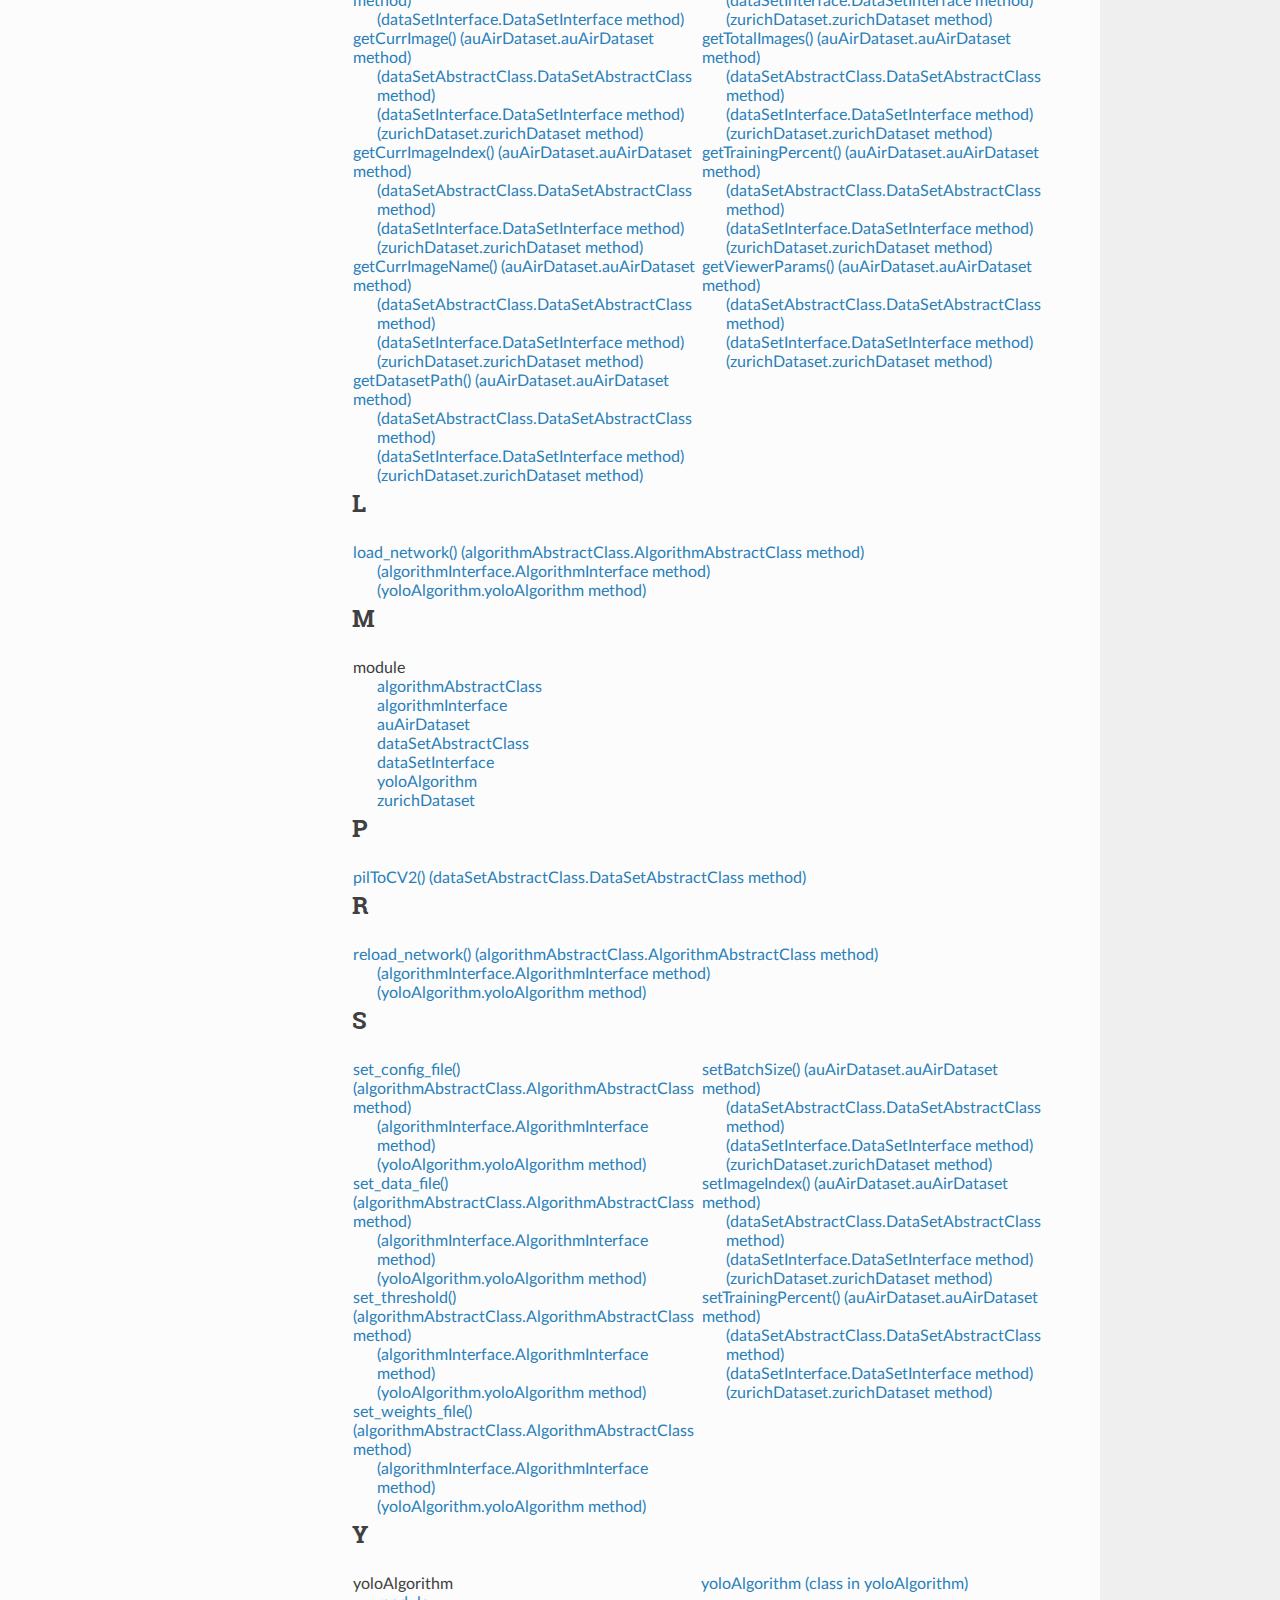
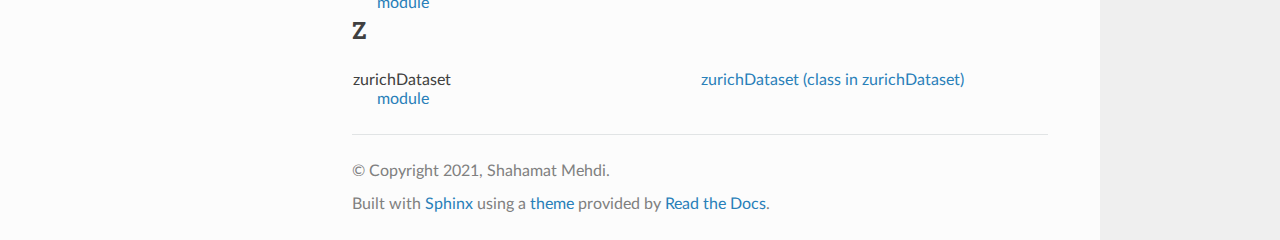
<file: documentation/genindex.html>
<!DOCTYPE html>
<html class="writer-html5" lang="en" >
<head>
  <meta charset="utf-8" />
  <meta name="viewport" content="width=device-width, initial-scale=1.0" />
  <title>Index &mdash; Testbench for UAVs  documentation</title>
      <link rel="stylesheet" href="_static/pygments.css" type="text/css" />
      <link rel="stylesheet" href="_static/css/theme.css" type="text/css" />
  <!--[if lt IE 9]>
    <script src="_static/js/html5shiv.min.js"></script>
  <![endif]-->
  
        <script data-url_root="./" id="documentation_options" src="_static/documentation_options.js"></script>
        <script src="_static/jquery.js"></script>
        <script src="_static/underscore.js"></script>
        <script src="_static/doctools.js"></script>
    <script src="_static/js/theme.js"></script>
    <link rel="index" title="Index" href="#" />
    <link rel="search" title="Search" href="search.html" /> 
</head>

<body class="wy-body-for-nav"> 
  <div class="wy-grid-for-nav">
    <nav data-toggle="wy-nav-shift" class="wy-nav-side">
      <div class="wy-side-scroll">
        <div class="wy-side-nav-search" >
            <a href="index.html" class="icon icon-home"> Testbench for UAVs
          </a>
<div role="search">
  <form id="rtd-search-form" class="wy-form" action="search.html" method="get">
    <input type="text" name="q" placeholder="Search docs" />
    <input type="hidden" name="check_keywords" value="yes" />
    <input type="hidden" name="area" value="default" />
  </form>
</div>
        </div><div class="wy-menu wy-menu-vertical" data-spy="affix" role="navigation" aria-label="Navigation menu">
              <p class="caption" role="heading"><span class="caption-text">Contents:</span></p>
<ul>
<li class="toctree-l1"><a class="reference internal" href="modules.html">Interface</a></li>
</ul>

        </div>
      </div>
    </nav>

    <section data-toggle="wy-nav-shift" class="wy-nav-content-wrap"><nav class="wy-nav-top" aria-label="Mobile navigation menu" >
          <i data-toggle="wy-nav-top" class="fa fa-bars"></i>
          <a href="index.html">Testbench for UAVs</a>
      </nav>

      <div class="wy-nav-content">
        <div class="rst-content">
          <div role="navigation" aria-label="Page navigation">
  <ul class="wy-breadcrumbs">
      <li><a href="index.html" class="icon icon-home"></a> &raquo;</li>
      <li>Index</li>
      <li class="wy-breadcrumbs-aside">
      </li>
  </ul>
  <hr/>
</div>
          <div role="main" class="document" itemscope="itemscope" itemtype="http://schema.org/Article">
           <div itemprop="articleBody">
             

<h1 id="index">Index</h1>

<div class="genindex-jumpbox">
 <a href="#A"><strong>A</strong></a>
 | <a href="#B"><strong>B</strong></a>
 | <a href="#C"><strong>C</strong></a>
 | <a href="#D"><strong>D</strong></a>
 | <a href="#G"><strong>G</strong></a>
 | <a href="#L"><strong>L</strong></a>
 | <a href="#M"><strong>M</strong></a>
 | <a href="#P"><strong>P</strong></a>
 | <a href="#R"><strong>R</strong></a>
 | <a href="#S"><strong>S</strong></a>
 | <a href="#Y"><strong>Y</strong></a>
 | <a href="#Z"><strong>Z</strong></a>
 
</div>
<h2 id="A">A</h2>
<table style="width: 100%" class="indextable genindextable"><tr>
  <td style="width: 33%; vertical-align: top;"><ul>
      <li>
    algorithmAbstractClass

      <ul>
        <li><a href="algorithmAbstractClass.html#module-algorithmAbstractClass">module</a>
</li>
      </ul></li>
      <li><a href="algorithmAbstractClass.html#algorithmAbstractClass.AlgorithmAbstractClass">AlgorithmAbstractClass (class in algorithmAbstractClass)</a>
</li>
      <li>
    algorithmInterface

      <ul>
        <li><a href="algorithmInterface.html#module-algorithmInterface">module</a>
</li>
      </ul></li>
  </ul></td>
  <td style="width: 33%; vertical-align: top;"><ul>
      <li><a href="algorithmInterface.html#algorithmInterface.AlgorithmInterface">AlgorithmInterface (class in algorithmInterface)</a>
</li>
      <li>
    auAirDataset

      <ul>
        <li><a href="auAirDataset.html#module-auAirDataset">module</a>
</li>
      </ul></li>
      <li><a href="auAirDataset.html#auAirDataset.auAirDataset">auAirDataset (class in auAirDataset)</a>
</li>
  </ul></td>
</tr></table>

<h2 id="B">B</h2>
<table style="width: 100%" class="indextable genindextable"><tr>
  <td style="width: 33%; vertical-align: top;"><ul>
      <li><a href="algorithmAbstractClass.html#algorithmAbstractClass.AlgorithmAbstractClass.batch_detect">batch_detect() (algorithmAbstractClass.AlgorithmAbstractClass method)</a>

      <ul>
        <li><a href="algorithmInterface.html#algorithmInterface.AlgorithmInterface.batch_detect">(algorithmInterface.AlgorithmInterface method)</a>
</li>
        <li><a href="yoloAlgorithm.html#yoloAlgorithm.yoloAlgorithm.batch_detect">(yoloAlgorithm.yoloAlgorithm method)</a>
</li>
      </ul></li>
  </ul></td>
</tr></table>

<h2 id="C">C</h2>
<table style="width: 100%" class="indextable genindextable"><tr>
  <td style="width: 33%; vertical-align: top;"><ul>
      <li><a href="algorithmAbstractClass.html#algorithmAbstractClass.AlgorithmAbstractClass.c_array">c_array() (algorithmAbstractClass.AlgorithmAbstractClass method)</a>
</li>
  </ul></td>
</tr></table>

<h2 id="D">D</h2>
<table style="width: 100%" class="indextable genindextable"><tr>
  <td style="width: 33%; vertical-align: top;"><ul>
      <li>
    dataSetAbstractClass

      <ul>
        <li><a href="dataSetAbstractClass.html#module-dataSetAbstractClass">module</a>
</li>
      </ul></li>
      <li><a href="dataSetAbstractClass.html#dataSetAbstractClass.DataSetAbstractClass">DataSetAbstractClass (class in dataSetAbstractClass)</a>
</li>
      <li>
    dataSetInterface

      <ul>
        <li><a href="dataSetInterface.html#module-dataSetInterface">module</a>
</li>
      </ul></li>
  </ul></td>
  <td style="width: 33%; vertical-align: top;"><ul>
      <li><a href="dataSetInterface.html#dataSetInterface.DataSetInterface">DataSetInterface (class in dataSetInterface)</a>
</li>
      <li><a href="algorithmAbstractClass.html#algorithmAbstractClass.AlgorithmAbstractClass.detect_image_file">detect_image_file() (algorithmAbstractClass.AlgorithmAbstractClass method)</a>

      <ul>
        <li><a href="algorithmInterface.html#algorithmInterface.AlgorithmInterface.detect_image_file">(algorithmInterface.AlgorithmInterface method)</a>
</li>
        <li><a href="yoloAlgorithm.html#yoloAlgorithm.yoloAlgorithm.detect_image_file">(yoloAlgorithm.yoloAlgorithm method)</a>
</li>
      </ul></li>
  </ul></td>
</tr></table>

<h2 id="G">G</h2>
<table style="width: 100%" class="indextable genindextable"><tr>
  <td style="width: 33%; vertical-align: top;"><ul>
      <li><a href="algorithmAbstractClass.html#algorithmAbstractClass.AlgorithmAbstractClass.get_batch_json">get_batch_json() (algorithmAbstractClass.AlgorithmAbstractClass method)</a>

      <ul>
        <li><a href="algorithmInterface.html#algorithmInterface.AlgorithmInterface.get_batch_json">(algorithmInterface.AlgorithmInterface method)</a>
</li>
        <li><a href="yoloAlgorithm.html#yoloAlgorithm.yoloAlgorithm.get_batch_json">(yoloAlgorithm.yoloAlgorithm method)</a>
</li>
      </ul></li>
      <li><a href="algorithmAbstractClass.html#algorithmAbstractClass.AlgorithmAbstractClass.get_batch_zip">get_batch_zip() (algorithmAbstractClass.AlgorithmAbstractClass method)</a>

      <ul>
        <li><a href="algorithmInterface.html#algorithmInterface.AlgorithmInterface.get_batch_zip">(algorithmInterface.AlgorithmInterface method)</a>
</li>
        <li><a href="yoloAlgorithm.html#yoloAlgorithm.yoloAlgorithm.get_batch_zip">(yoloAlgorithm.yoloAlgorithm method)</a>
</li>
      </ul></li>
      <li><a href="algorithmAbstractClass.html#algorithmAbstractClass.AlgorithmAbstractClass.get_colors">get_colors() (algorithmAbstractClass.AlgorithmAbstractClass method)</a>

      <ul>
        <li><a href="algorithmInterface.html#algorithmInterface.AlgorithmInterface.get_colors">(algorithmInterface.AlgorithmInterface method)</a>
</li>
        <li><a href="yoloAlgorithm.html#yoloAlgorithm.yoloAlgorithm.get_colors">(yoloAlgorithm.yoloAlgorithm method)</a>
</li>
      </ul></li>
      <li><a href="algorithmAbstractClass.html#algorithmAbstractClass.AlgorithmAbstractClass.get_threshold">get_threshold() (algorithmAbstractClass.AlgorithmAbstractClass method)</a>

      <ul>
        <li><a href="algorithmInterface.html#algorithmInterface.AlgorithmInterface.get_threshold">(algorithmInterface.AlgorithmInterface method)</a>
</li>
        <li><a href="yoloAlgorithm.html#yoloAlgorithm.yoloAlgorithm.get_threshold">(yoloAlgorithm.yoloAlgorithm method)</a>
</li>
      </ul></li>
      <li><a href="auAirDataset.html#auAirDataset.auAirDataset.getBatchImages">getBatchImages() (auAirDataset.auAirDataset method)</a>

      <ul>
        <li><a href="dataSetAbstractClass.html#dataSetAbstractClass.DataSetAbstractClass.getBatchImages">(dataSetAbstractClass.DataSetAbstractClass method)</a>
</li>
        <li><a href="dataSetInterface.html#dataSetInterface.DataSetInterface.getBatchImages">(dataSetInterface.DataSetInterface method)</a>
</li>
        <li><a href="zurichDataset.html#zurichDataset.zurichDataset.getBatchImages">(zurichDataset.zurichDataset method)</a>
</li>
      </ul></li>
      <li><a href="auAirDataset.html#auAirDataset.auAirDataset.getBatchSize">getBatchSize() (auAirDataset.auAirDataset method)</a>

      <ul>
        <li><a href="dataSetAbstractClass.html#dataSetAbstractClass.DataSetAbstractClass.getBatchSize">(dataSetAbstractClass.DataSetAbstractClass method)</a>
</li>
        <li><a href="dataSetInterface.html#dataSetInterface.DataSetInterface.getBatchSize">(dataSetInterface.DataSetInterface method)</a>
</li>
        <li><a href="zurichDataset.html#zurichDataset.zurichDataset.getBatchSize">(zurichDataset.zurichDataset method)</a>
</li>
      </ul></li>
      <li><a href="auAirDataset.html#auAirDataset.auAirDataset.getCameraParams">getCameraParams() (auAirDataset.auAirDataset method)</a>

      <ul>
        <li><a href="dataSetAbstractClass.html#dataSetAbstractClass.DataSetAbstractClass.getCameraParams">(dataSetAbstractClass.DataSetAbstractClass method)</a>
</li>
        <li><a href="dataSetInterface.html#dataSetInterface.DataSetInterface.getCameraParams">(dataSetInterface.DataSetInterface method)</a>
</li>
        <li><a href="zurichDataset.html#zurichDataset.zurichDataset.getCameraParams">(zurichDataset.zurichDataset method)</a>
</li>
      </ul></li>
      <li><a href="auAirDataset.html#auAirDataset.auAirDataset.getCategory">getCategory() (auAirDataset.auAirDataset method)</a>

      <ul>
        <li><a href="dataSetInterface.html#dataSetInterface.DataSetInterface.getCategory">(dataSetInterface.DataSetInterface method)</a>
</li>
      </ul></li>
      <li><a href="auAirDataset.html#auAirDataset.auAirDataset.getCurrImage">getCurrImage() (auAirDataset.auAirDataset method)</a>

      <ul>
        <li><a href="dataSetAbstractClass.html#dataSetAbstractClass.DataSetAbstractClass.getCurrImage">(dataSetAbstractClass.DataSetAbstractClass method)</a>
</li>
        <li><a href="dataSetInterface.html#dataSetInterface.DataSetInterface.getCurrImage">(dataSetInterface.DataSetInterface method)</a>
</li>
        <li><a href="zurichDataset.html#zurichDataset.zurichDataset.getCurrImage">(zurichDataset.zurichDataset method)</a>
</li>
      </ul></li>
      <li><a href="auAirDataset.html#auAirDataset.auAirDataset.getCurrImageIndex">getCurrImageIndex() (auAirDataset.auAirDataset method)</a>

      <ul>
        <li><a href="dataSetAbstractClass.html#dataSetAbstractClass.DataSetAbstractClass.getCurrImageIndex">(dataSetAbstractClass.DataSetAbstractClass method)</a>
</li>
        <li><a href="dataSetInterface.html#dataSetInterface.DataSetInterface.getCurrImageIndex">(dataSetInterface.DataSetInterface method)</a>
</li>
        <li><a href="zurichDataset.html#zurichDataset.zurichDataset.getCurrImageIndex">(zurichDataset.zurichDataset method)</a>
</li>
      </ul></li>
      <li><a href="auAirDataset.html#auAirDataset.auAirDataset.getCurrImageName">getCurrImageName() (auAirDataset.auAirDataset method)</a>

      <ul>
        <li><a href="dataSetAbstractClass.html#dataSetAbstractClass.DataSetAbstractClass.getCurrImageName">(dataSetAbstractClass.DataSetAbstractClass method)</a>
</li>
        <li><a href="dataSetInterface.html#dataSetInterface.DataSetInterface.getCurrImageName">(dataSetInterface.DataSetInterface method)</a>
</li>
        <li><a href="zurichDataset.html#zurichDataset.zurichDataset.getCurrImageName">(zurichDataset.zurichDataset method)</a>
</li>
      </ul></li>
      <li><a href="auAirDataset.html#auAirDataset.auAirDataset.getDatasetPath">getDatasetPath() (auAirDataset.auAirDataset method)</a>

      <ul>
        <li><a href="dataSetAbstractClass.html#dataSetAbstractClass.DataSetAbstractClass.getDatasetPath">(dataSetAbstractClass.DataSetAbstractClass method)</a>
</li>
        <li><a href="dataSetInterface.html#dataSetInterface.DataSetInterface.getDatasetPath">(dataSetInterface.DataSetInterface method)</a>
</li>
        <li><a href="zurichDataset.html#zurichDataset.zurichDataset.getDatasetPath">(zurichDataset.zurichDataset method)</a>
</li>
      </ul></li>
  </ul></td>
  <td style="width: 33%; vertical-align: top;"><ul>
      <li><a href="auAirDataset.html#auAirDataset.auAirDataset.getDatasetType">getDatasetType() (auAirDataset.auAirDataset method)</a>

      <ul>
        <li><a href="dataSetAbstractClass.html#dataSetAbstractClass.DataSetAbstractClass.getDatasetType">(dataSetAbstractClass.DataSetAbstractClass method)</a>
</li>
        <li><a href="dataSetInterface.html#dataSetInterface.DataSetInterface.getDatasetType">(dataSetInterface.DataSetInterface method)</a>
</li>
        <li><a href="zurichDataset.html#zurichDataset.zurichDataset.getDatasetType">(zurichDataset.zurichDataset method)</a>
</li>
      </ul></li>
      <li><a href="auAirDataset.html#auAirDataset.auAirDataset.getGroundTruth">getGroundTruth() (auAirDataset.auAirDataset method)</a>

      <ul>
        <li><a href="dataSetInterface.html#dataSetInterface.DataSetInterface.getGroundTruth">(dataSetInterface.DataSetInterface method)</a>
</li>
      </ul></li>
      <li><a href="auAirDataset.html#auAirDataset.auAirDataset.getImageAtIndex">getImageAtIndex() (auAirDataset.auAirDataset method)</a>

      <ul>
        <li><a href="dataSetAbstractClass.html#dataSetAbstractClass.DataSetAbstractClass.getImageAtIndex">(dataSetAbstractClass.DataSetAbstractClass method)</a>
</li>
        <li><a href="dataSetInterface.html#dataSetInterface.DataSetInterface.getImageAtIndex">(dataSetInterface.DataSetInterface method)</a>
</li>
        <li><a href="zurichDataset.html#zurichDataset.zurichDataset.getImageAtIndex">(zurichDataset.zurichDataset method)</a>
</li>
      </ul></li>
      <li><a href="auAirDataset.html#auAirDataset.auAirDataset.getImageNames">getImageNames() (auAirDataset.auAirDataset method)</a>

      <ul>
        <li><a href="dataSetAbstractClass.html#dataSetAbstractClass.DataSetAbstractClass.getImageNames">(dataSetAbstractClass.DataSetAbstractClass method)</a>
</li>
        <li><a href="dataSetInterface.html#dataSetInterface.DataSetInterface.getImageNames">(dataSetInterface.DataSetInterface method)</a>
</li>
        <li><a href="zurichDataset.html#zurichDataset.zurichDataset.getImageNames">(zurichDataset.zurichDataset method)</a>
</li>
      </ul></li>
      <li><a href="auAirDataset.html#auAirDataset.auAirDataset.getNextImage">getNextImage() (auAirDataset.auAirDataset method)</a>

      <ul>
        <li><a href="dataSetAbstractClass.html#dataSetAbstractClass.DataSetAbstractClass.getNextImage">(dataSetAbstractClass.DataSetAbstractClass method)</a>
</li>
        <li><a href="dataSetInterface.html#dataSetInterface.DataSetInterface.getNextImage">(dataSetInterface.DataSetInterface method)</a>
</li>
        <li><a href="zurichDataset.html#zurichDataset.zurichDataset.getNextImage">(zurichDataset.zurichDataset method)</a>
</li>
      </ul></li>
      <li><a href="auAirDataset.html#auAirDataset.auAirDataset.getNextImageName">getNextImageName() (auAirDataset.auAirDataset method)</a>

      <ul>
        <li><a href="dataSetAbstractClass.html#dataSetAbstractClass.DataSetAbstractClass.getNextImageName">(dataSetAbstractClass.DataSetAbstractClass method)</a>
</li>
        <li><a href="dataSetInterface.html#dataSetInterface.DataSetInterface.getNextImageName">(dataSetInterface.DataSetInterface method)</a>
</li>
        <li><a href="zurichDataset.html#zurichDataset.zurichDataset.getNextImageName">(zurichDataset.zurichDataset method)</a>
</li>
      </ul></li>
      <li><a href="auAirDataset.html#auAirDataset.auAirDataset.getOrbParams">getOrbParams() (auAirDataset.auAirDataset method)</a>

      <ul>
        <li><a href="dataSetAbstractClass.html#dataSetAbstractClass.DataSetAbstractClass.getOrbParams">(dataSetAbstractClass.DataSetAbstractClass method)</a>
</li>
        <li><a href="dataSetInterface.html#dataSetInterface.DataSetInterface.getOrbParams">(dataSetInterface.DataSetInterface method)</a>
</li>
        <li><a href="zurichDataset.html#zurichDataset.zurichDataset.getOrbParams">(zurichDataset.zurichDataset method)</a>
</li>
      </ul></li>
      <li><a href="auAirDataset.html#auAirDataset.auAirDataset.getPrevImage">getPrevImage() (auAirDataset.auAirDataset method)</a>

      <ul>
        <li><a href="dataSetAbstractClass.html#dataSetAbstractClass.DataSetAbstractClass.getPrevImage">(dataSetAbstractClass.DataSetAbstractClass method)</a>
</li>
        <li><a href="dataSetInterface.html#dataSetInterface.DataSetInterface.getPrevImage">(dataSetInterface.DataSetInterface method)</a>
</li>
        <li><a href="zurichDataset.html#zurichDataset.zurichDataset.getPrevImage">(zurichDataset.zurichDataset method)</a>
</li>
      </ul></li>
      <li><a href="auAirDataset.html#auAirDataset.auAirDataset.getTotalImages">getTotalImages() (auAirDataset.auAirDataset method)</a>

      <ul>
        <li><a href="dataSetAbstractClass.html#dataSetAbstractClass.DataSetAbstractClass.getTotalImages">(dataSetAbstractClass.DataSetAbstractClass method)</a>
</li>
        <li><a href="dataSetInterface.html#dataSetInterface.DataSetInterface.getTotalImages">(dataSetInterface.DataSetInterface method)</a>
</li>
        <li><a href="zurichDataset.html#zurichDataset.zurichDataset.getTotalImages">(zurichDataset.zurichDataset method)</a>
</li>
      </ul></li>
      <li><a href="auAirDataset.html#auAirDataset.auAirDataset.getTrainingPercent">getTrainingPercent() (auAirDataset.auAirDataset method)</a>

      <ul>
        <li><a href="dataSetAbstractClass.html#dataSetAbstractClass.DataSetAbstractClass.getTrainingPercent">(dataSetAbstractClass.DataSetAbstractClass method)</a>
</li>
        <li><a href="dataSetInterface.html#dataSetInterface.DataSetInterface.getTrainingPercent">(dataSetInterface.DataSetInterface method)</a>
</li>
        <li><a href="zurichDataset.html#zurichDataset.zurichDataset.getTrainingPercent">(zurichDataset.zurichDataset method)</a>
</li>
      </ul></li>
      <li><a href="auAirDataset.html#auAirDataset.auAirDataset.getViewerParams">getViewerParams() (auAirDataset.auAirDataset method)</a>

      <ul>
        <li><a href="dataSetAbstractClass.html#dataSetAbstractClass.DataSetAbstractClass.getViewerParams">(dataSetAbstractClass.DataSetAbstractClass method)</a>
</li>
        <li><a href="dataSetInterface.html#dataSetInterface.DataSetInterface.getViewerParams">(dataSetInterface.DataSetInterface method)</a>
</li>
        <li><a href="zurichDataset.html#zurichDataset.zurichDataset.getViewerParams">(zurichDataset.zurichDataset method)</a>
</li>
      </ul></li>
  </ul></td>
</tr></table>

<h2 id="L">L</h2>
<table style="width: 100%" class="indextable genindextable"><tr>
  <td style="width: 33%; vertical-align: top;"><ul>
      <li><a href="algorithmAbstractClass.html#algorithmAbstractClass.AlgorithmAbstractClass.load_network">load_network() (algorithmAbstractClass.AlgorithmAbstractClass method)</a>

      <ul>
        <li><a href="algorithmInterface.html#algorithmInterface.AlgorithmInterface.load_network">(algorithmInterface.AlgorithmInterface method)</a>
</li>
        <li><a href="yoloAlgorithm.html#yoloAlgorithm.yoloAlgorithm.load_network">(yoloAlgorithm.yoloAlgorithm method)</a>
</li>
      </ul></li>
  </ul></td>
</tr></table>

<h2 id="M">M</h2>
<table style="width: 100%" class="indextable genindextable"><tr>
  <td style="width: 33%; vertical-align: top;"><ul>
      <li>
    module

      <ul>
        <li><a href="algorithmAbstractClass.html#module-algorithmAbstractClass">algorithmAbstractClass</a>
</li>
        <li><a href="algorithmInterface.html#module-algorithmInterface">algorithmInterface</a>
</li>
        <li><a href="auAirDataset.html#module-auAirDataset">auAirDataset</a>
</li>
        <li><a href="dataSetAbstractClass.html#module-dataSetAbstractClass">dataSetAbstractClass</a>
</li>
        <li><a href="dataSetInterface.html#module-dataSetInterface">dataSetInterface</a>
</li>
        <li><a href="yoloAlgorithm.html#module-yoloAlgorithm">yoloAlgorithm</a>
</li>
        <li><a href="zurichDataset.html#module-zurichDataset">zurichDataset</a>
</li>
      </ul></li>
  </ul></td>
</tr></table>

<h2 id="P">P</h2>
<table style="width: 100%" class="indextable genindextable"><tr>
  <td style="width: 33%; vertical-align: top;"><ul>
      <li><a href="dataSetAbstractClass.html#dataSetAbstractClass.DataSetAbstractClass.pilToCV2">pilToCV2() (dataSetAbstractClass.DataSetAbstractClass method)</a>
</li>
  </ul></td>
</tr></table>

<h2 id="R">R</h2>
<table style="width: 100%" class="indextable genindextable"><tr>
  <td style="width: 33%; vertical-align: top;"><ul>
      <li><a href="algorithmAbstractClass.html#algorithmAbstractClass.AlgorithmAbstractClass.reload_network">reload_network() (algorithmAbstractClass.AlgorithmAbstractClass method)</a>

      <ul>
        <li><a href="algorithmInterface.html#algorithmInterface.AlgorithmInterface.reload_network">(algorithmInterface.AlgorithmInterface method)</a>
</li>
        <li><a href="yoloAlgorithm.html#yoloAlgorithm.yoloAlgorithm.reload_network">(yoloAlgorithm.yoloAlgorithm method)</a>
</li>
      </ul></li>
  </ul></td>
</tr></table>

<h2 id="S">S</h2>
<table style="width: 100%" class="indextable genindextable"><tr>
  <td style="width: 33%; vertical-align: top;"><ul>
      <li><a href="algorithmAbstractClass.html#algorithmAbstractClass.AlgorithmAbstractClass.set_config_file">set_config_file() (algorithmAbstractClass.AlgorithmAbstractClass method)</a>

      <ul>
        <li><a href="algorithmInterface.html#algorithmInterface.AlgorithmInterface.set_config_file">(algorithmInterface.AlgorithmInterface method)</a>
</li>
        <li><a href="yoloAlgorithm.html#yoloAlgorithm.yoloAlgorithm.set_config_file">(yoloAlgorithm.yoloAlgorithm method)</a>
</li>
      </ul></li>
      <li><a href="algorithmAbstractClass.html#algorithmAbstractClass.AlgorithmAbstractClass.set_data_file">set_data_file() (algorithmAbstractClass.AlgorithmAbstractClass method)</a>

      <ul>
        <li><a href="algorithmInterface.html#algorithmInterface.AlgorithmInterface.set_data_file">(algorithmInterface.AlgorithmInterface method)</a>
</li>
        <li><a href="yoloAlgorithm.html#yoloAlgorithm.yoloAlgorithm.set_data_file">(yoloAlgorithm.yoloAlgorithm method)</a>
</li>
      </ul></li>
      <li><a href="algorithmAbstractClass.html#algorithmAbstractClass.AlgorithmAbstractClass.set_threshold">set_threshold() (algorithmAbstractClass.AlgorithmAbstractClass method)</a>

      <ul>
        <li><a href="algorithmInterface.html#algorithmInterface.AlgorithmInterface.set_threshold">(algorithmInterface.AlgorithmInterface method)</a>
</li>
        <li><a href="yoloAlgorithm.html#yoloAlgorithm.yoloAlgorithm.set_threshold">(yoloAlgorithm.yoloAlgorithm method)</a>
</li>
      </ul></li>
      <li><a href="algorithmAbstractClass.html#algorithmAbstractClass.AlgorithmAbstractClass.set_weights_file">set_weights_file() (algorithmAbstractClass.AlgorithmAbstractClass method)</a>

      <ul>
        <li><a href="algorithmInterface.html#algorithmInterface.AlgorithmInterface.set_weights_file">(algorithmInterface.AlgorithmInterface method)</a>
</li>
        <li><a href="yoloAlgorithm.html#yoloAlgorithm.yoloAlgorithm.set_weights_file">(yoloAlgorithm.yoloAlgorithm method)</a>
</li>
      </ul></li>
  </ul></td>
  <td style="width: 33%; vertical-align: top;"><ul>
      <li><a href="auAirDataset.html#auAirDataset.auAirDataset.setBatchSize">setBatchSize() (auAirDataset.auAirDataset method)</a>

      <ul>
        <li><a href="dataSetAbstractClass.html#dataSetAbstractClass.DataSetAbstractClass.setBatchSize">(dataSetAbstractClass.DataSetAbstractClass method)</a>
</li>
        <li><a href="dataSetInterface.html#dataSetInterface.DataSetInterface.setBatchSize">(dataSetInterface.DataSetInterface method)</a>
</li>
        <li><a href="zurichDataset.html#zurichDataset.zurichDataset.setBatchSize">(zurichDataset.zurichDataset method)</a>
</li>
      </ul></li>
      <li><a href="auAirDataset.html#auAirDataset.auAirDataset.setImageIndex">setImageIndex() (auAirDataset.auAirDataset method)</a>

      <ul>
        <li><a href="dataSetAbstractClass.html#dataSetAbstractClass.DataSetAbstractClass.setImageIndex">(dataSetAbstractClass.DataSetAbstractClass method)</a>
</li>
        <li><a href="dataSetInterface.html#dataSetInterface.DataSetInterface.setImageIndex">(dataSetInterface.DataSetInterface method)</a>
</li>
        <li><a href="zurichDataset.html#zurichDataset.zurichDataset.setImageIndex">(zurichDataset.zurichDataset method)</a>
</li>
      </ul></li>
      <li><a href="auAirDataset.html#auAirDataset.auAirDataset.setTrainingPercent">setTrainingPercent() (auAirDataset.auAirDataset method)</a>

      <ul>
        <li><a href="dataSetAbstractClass.html#dataSetAbstractClass.DataSetAbstractClass.setTrainingPercent">(dataSetAbstractClass.DataSetAbstractClass method)</a>
</li>
        <li><a href="dataSetInterface.html#dataSetInterface.DataSetInterface.setTrainingPercent">(dataSetInterface.DataSetInterface method)</a>
</li>
        <li><a href="zurichDataset.html#zurichDataset.zurichDataset.setTrainingPercent">(zurichDataset.zurichDataset method)</a>
</li>
      </ul></li>
  </ul></td>
</tr></table>

<h2 id="Y">Y</h2>
<table style="width: 100%" class="indextable genindextable"><tr>
  <td style="width: 33%; vertical-align: top;"><ul>
      <li>
    yoloAlgorithm

      <ul>
        <li><a href="yoloAlgorithm.html#module-yoloAlgorithm">module</a>
</li>
      </ul></li>
  </ul></td>
  <td style="width: 33%; vertical-align: top;"><ul>
      <li><a href="yoloAlgorithm.html#yoloAlgorithm.yoloAlgorithm">yoloAlgorithm (class in yoloAlgorithm)</a>
</li>
  </ul></td>
</tr></table>

<h2 id="Z">Z</h2>
<table style="width: 100%" class="indextable genindextable"><tr>
  <td style="width: 33%; vertical-align: top;"><ul>
      <li>
    zurichDataset

      <ul>
        <li><a href="zurichDataset.html#module-zurichDataset">module</a>
</li>
      </ul></li>
  </ul></td>
  <td style="width: 33%; vertical-align: top;"><ul>
      <li><a href="zurichDataset.html#zurichDataset.zurichDataset">zurichDataset (class in zurichDataset)</a>
</li>
  </ul></td>
</tr></table>



           </div>
          </div>
          <footer>

  <hr/>

  <div role="contentinfo">
    <p>&#169; Copyright 2021, Shahamat Mehdi.</p>
  </div>

  Built with <a href="https://www.sphinx-doc.org/">Sphinx</a> using a
    <a href="https://github.com/readthedocs/sphinx_rtd_theme">theme</a>
    provided by <a href="https://readthedocs.org">Read the Docs</a>.
   

</footer>
        </div>
      </div>
    </section>
  </div>
  <script>
      jQuery(function () {
          SphinxRtdTheme.Navigation.enable(true);
      });
  </script> 

</body>
</html>
</file>
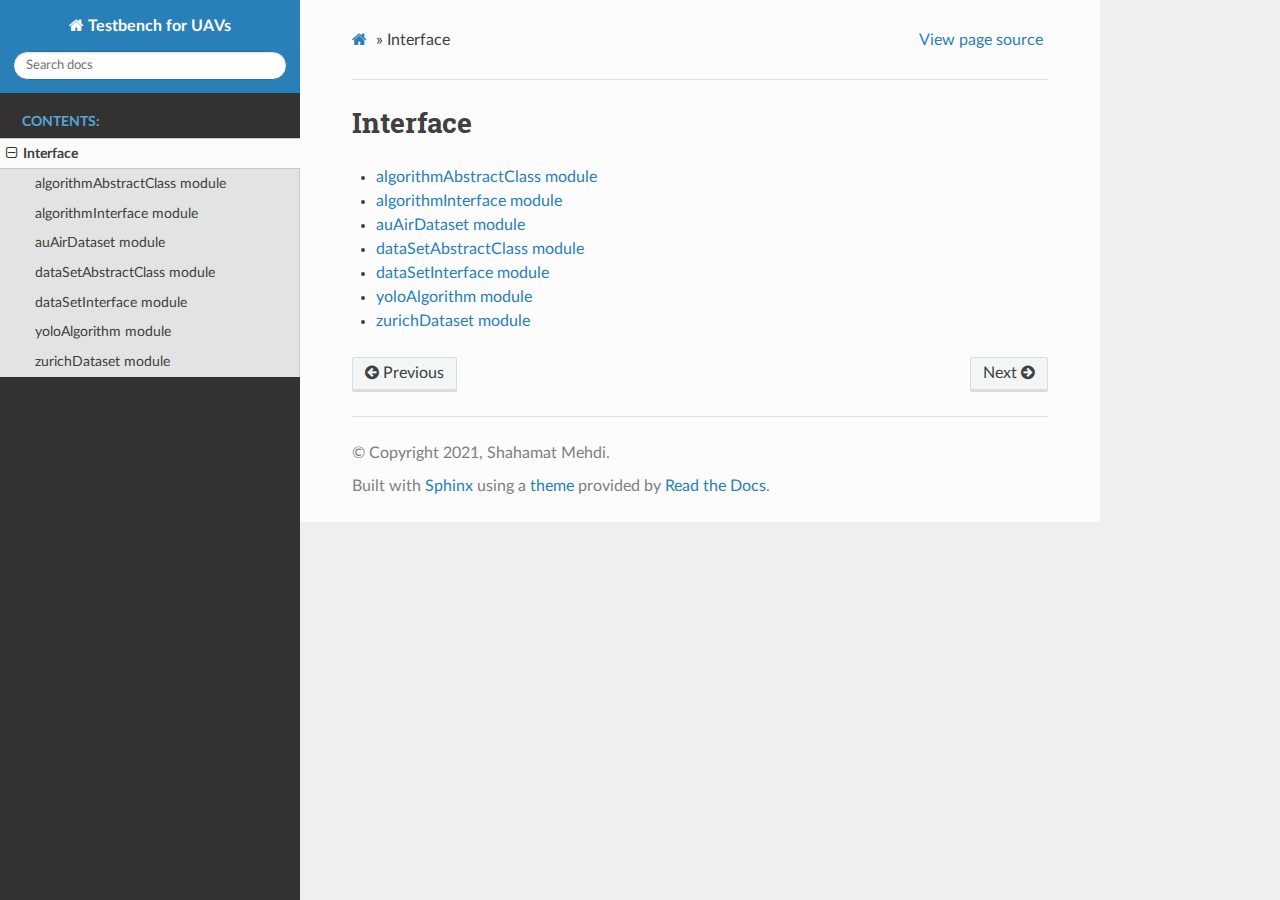
<file: documentation/modules.html>
<!DOCTYPE html>
<html class="writer-html5" lang="en" >
<head>
  <meta charset="utf-8" /><meta name="generator" content="Docutils 0.17.1: http://docutils.sourceforge.net/" />

  <meta name="viewport" content="width=device-width, initial-scale=1.0" />
  <title>Interface &mdash; Testbench for UAVs  documentation</title>
      <link rel="stylesheet" href="_static/pygments.css" type="text/css" />
      <link rel="stylesheet" href="_static/css/theme.css" type="text/css" />
  <!--[if lt IE 9]>
    <script src="_static/js/html5shiv.min.js"></script>
  <![endif]-->
  
        <script data-url_root="./" id="documentation_options" src="_static/documentation_options.js"></script>
        <script src="_static/jquery.js"></script>
        <script src="_static/underscore.js"></script>
        <script src="_static/doctools.js"></script>
    <script src="_static/js/theme.js"></script>
    <link rel="index" title="Index" href="genindex.html" />
    <link rel="search" title="Search" href="search.html" />
    <link rel="next" title="algorithmAbstractClass module" href="algorithmAbstractClass.html" />
    <link rel="prev" title="Welcome to Testbench for UAVs’s documentation!" href="index.html" /> 
</head>

<body class="wy-body-for-nav"> 
  <div class="wy-grid-for-nav">
    <nav data-toggle="wy-nav-shift" class="wy-nav-side">
      <div class="wy-side-scroll">
        <div class="wy-side-nav-search" >
            <a href="index.html" class="icon icon-home"> Testbench for UAVs
          </a>
<div role="search">
  <form id="rtd-search-form" class="wy-form" action="search.html" method="get">
    <input type="text" name="q" placeholder="Search docs" />
    <input type="hidden" name="check_keywords" value="yes" />
    <input type="hidden" name="area" value="default" />
  </form>
</div>
        </div><div class="wy-menu wy-menu-vertical" data-spy="affix" role="navigation" aria-label="Navigation menu">
              <p class="caption" role="heading"><span class="caption-text">Contents:</span></p>
<ul class="current">
<li class="toctree-l1 current"><a class="current reference internal" href="#">Interface</a><ul>
<li class="toctree-l2"><a class="reference internal" href="algorithmAbstractClass.html">algorithmAbstractClass module</a></li>
<li class="toctree-l2"><a class="reference internal" href="algorithmInterface.html">algorithmInterface module</a></li>
<li class="toctree-l2"><a class="reference internal" href="auAirDataset.html">auAirDataset module</a></li>
<li class="toctree-l2"><a class="reference internal" href="dataSetAbstractClass.html">dataSetAbstractClass module</a></li>
<li class="toctree-l2"><a class="reference internal" href="dataSetInterface.html">dataSetInterface module</a></li>
<li class="toctree-l2"><a class="reference internal" href="yoloAlgorithm.html">yoloAlgorithm module</a></li>
<li class="toctree-l2"><a class="reference internal" href="zurichDataset.html">zurichDataset module</a></li>
</ul>
</li>
</ul>

        </div>
      </div>
    </nav>

    <section data-toggle="wy-nav-shift" class="wy-nav-content-wrap"><nav class="wy-nav-top" aria-label="Mobile navigation menu" >
          <i data-toggle="wy-nav-top" class="fa fa-bars"></i>
          <a href="index.html">Testbench for UAVs</a>
      </nav>

      <div class="wy-nav-content">
        <div class="rst-content">
          <div role="navigation" aria-label="Page navigation">
  <ul class="wy-breadcrumbs">
      <li><a href="index.html" class="icon icon-home"></a> &raquo;</li>
      <li>Interface</li>
      <li class="wy-breadcrumbs-aside">
            <a href="_sources/modules.rst.txt" rel="nofollow"> View page source</a>
      </li>
  </ul>
  <hr/>
</div>
          <div role="main" class="document" itemscope="itemscope" itemtype="http://schema.org/Article">
           <div itemprop="articleBody">
             
  <section id="interface">
<h1>Interface<a class="headerlink" href="#interface" title="Permalink to this headline"></a></h1>
<div class="toctree-wrapper compound">
<ul>
<li class="toctree-l1"><a class="reference internal" href="algorithmAbstractClass.html">algorithmAbstractClass module</a></li>
<li class="toctree-l1"><a class="reference internal" href="algorithmInterface.html">algorithmInterface module</a></li>
<li class="toctree-l1"><a class="reference internal" href="auAirDataset.html">auAirDataset module</a></li>
<li class="toctree-l1"><a class="reference internal" href="dataSetAbstractClass.html">dataSetAbstractClass module</a></li>
<li class="toctree-l1"><a class="reference internal" href="dataSetInterface.html">dataSetInterface module</a></li>
<li class="toctree-l1"><a class="reference internal" href="yoloAlgorithm.html">yoloAlgorithm module</a></li>
<li class="toctree-l1"><a class="reference internal" href="zurichDataset.html">zurichDataset module</a></li>
</ul>
</div>
</section>


           </div>
          </div>
          <footer><div class="rst-footer-buttons" role="navigation" aria-label="Footer">
        <a href="index.html" class="btn btn-neutral float-left" title="Welcome to Testbench for UAVs’s documentation!" accesskey="p" rel="prev"><span class="fa fa-arrow-circle-left" aria-hidden="true"></span> Previous</a>
        <a href="algorithmAbstractClass.html" class="btn btn-neutral float-right" title="algorithmAbstractClass module" accesskey="n" rel="next">Next <span class="fa fa-arrow-circle-right" aria-hidden="true"></span></a>
    </div>

  <hr/>

  <div role="contentinfo">
    <p>&#169; Copyright 2021, Shahamat Mehdi.</p>
  </div>

  Built with <a href="https://www.sphinx-doc.org/">Sphinx</a> using a
    <a href="https://github.com/readthedocs/sphinx_rtd_theme">theme</a>
    provided by <a href="https://readthedocs.org">Read the Docs</a>.
   

</footer>
        </div>
      </div>
    </section>
  </div>
  <script>
      jQuery(function () {
          SphinxRtdTheme.Navigation.enable(true);
      });
  </script> 

</body>
</html>
</file>
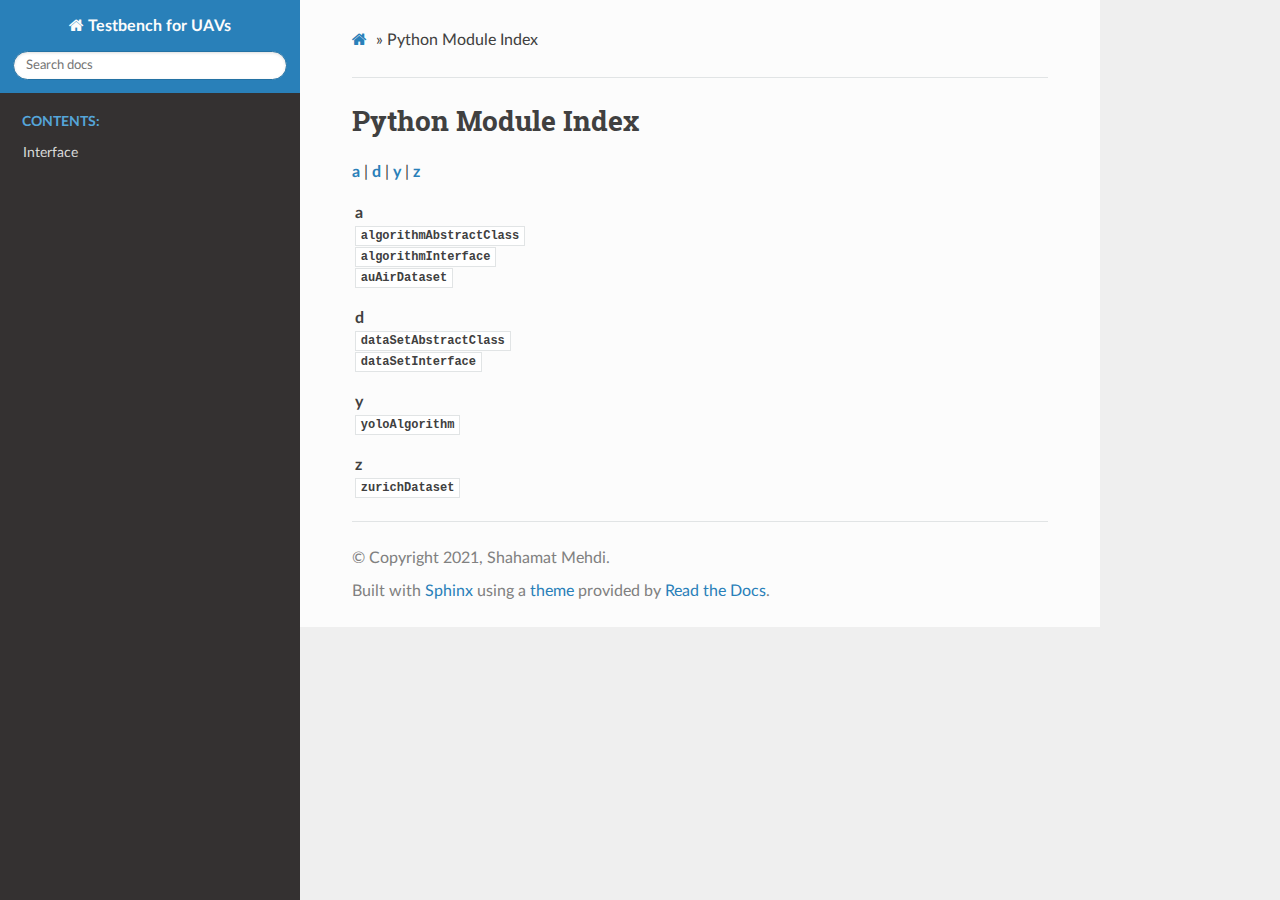
<file: documentation/py-modindex.html>
<!DOCTYPE html>
<html class="writer-html5" lang="en" >
<head>
  <meta charset="utf-8" />
  <meta name="viewport" content="width=device-width, initial-scale=1.0" />
  <title>Python Module Index &mdash; Testbench for UAVs  documentation</title>
      <link rel="stylesheet" href="_static/pygments.css" type="text/css" />
      <link rel="stylesheet" href="_static/css/theme.css" type="text/css" />
  <!--[if lt IE 9]>
    <script src="_static/js/html5shiv.min.js"></script>
  <![endif]-->
  
        <script data-url_root="./" id="documentation_options" src="_static/documentation_options.js"></script>
        <script src="_static/jquery.js"></script>
        <script src="_static/underscore.js"></script>
        <script src="_static/doctools.js"></script>
    <script src="_static/js/theme.js"></script>
    <link rel="index" title="Index" href="genindex.html" />
    <link rel="search" title="Search" href="search.html" />
 

    <script>
      DOCUMENTATION_OPTIONS.COLLAPSE_INDEX = true;
    </script>


</head>

<body class="wy-body-for-nav"> 
  <div class="wy-grid-for-nav">
    <nav data-toggle="wy-nav-shift" class="wy-nav-side">
      <div class="wy-side-scroll">
        <div class="wy-side-nav-search" >
            <a href="index.html" class="icon icon-home"> Testbench for UAVs
          </a>
<div role="search">
  <form id="rtd-search-form" class="wy-form" action="search.html" method="get">
    <input type="text" name="q" placeholder="Search docs" />
    <input type="hidden" name="check_keywords" value="yes" />
    <input type="hidden" name="area" value="default" />
  </form>
</div>
        </div><div class="wy-menu wy-menu-vertical" data-spy="affix" role="navigation" aria-label="Navigation menu">
              <p class="caption" role="heading"><span class="caption-text">Contents:</span></p>
<ul>
<li class="toctree-l1"><a class="reference internal" href="modules.html">Interface</a></li>
</ul>

        </div>
      </div>
    </nav>

    <section data-toggle="wy-nav-shift" class="wy-nav-content-wrap"><nav class="wy-nav-top" aria-label="Mobile navigation menu" >
          <i data-toggle="wy-nav-top" class="fa fa-bars"></i>
          <a href="index.html">Testbench for UAVs</a>
      </nav>

      <div class="wy-nav-content">
        <div class="rst-content">
          <div role="navigation" aria-label="Page navigation">
  <ul class="wy-breadcrumbs">
      <li><a href="index.html" class="icon icon-home"></a> &raquo;</li>
      <li>Python Module Index</li>
      <li class="wy-breadcrumbs-aside">
      </li>
  </ul>
  <hr/>
</div>
          <div role="main" class="document" itemscope="itemscope" itemtype="http://schema.org/Article">
           <div itemprop="articleBody">
             

   <h1>Python Module Index</h1>

   <div class="modindex-jumpbox">
   <a href="#cap-a"><strong>a</strong></a> | 
   <a href="#cap-d"><strong>d</strong></a> | 
   <a href="#cap-y"><strong>y</strong></a> | 
   <a href="#cap-z"><strong>z</strong></a>
   </div>

   <table class="indextable modindextable">
     <tr class="pcap"><td></td><td>&#160;</td><td></td></tr>
     <tr class="cap" id="cap-a"><td></td><td>
       <strong>a</strong></td><td></td></tr>
     <tr>
       <td></td>
       <td>
       <a href="algorithmAbstractClass.html#module-algorithmAbstractClass"><code class="xref">algorithmAbstractClass</code></a></td><td>
       <em></em></td></tr>
     <tr>
       <td></td>
       <td>
       <a href="algorithmInterface.html#module-algorithmInterface"><code class="xref">algorithmInterface</code></a></td><td>
       <em></em></td></tr>
     <tr>
       <td></td>
       <td>
       <a href="auAirDataset.html#module-auAirDataset"><code class="xref">auAirDataset</code></a></td><td>
       <em></em></td></tr>
     <tr class="pcap"><td></td><td>&#160;</td><td></td></tr>
     <tr class="cap" id="cap-d"><td></td><td>
       <strong>d</strong></td><td></td></tr>
     <tr>
       <td></td>
       <td>
       <a href="dataSetAbstractClass.html#module-dataSetAbstractClass"><code class="xref">dataSetAbstractClass</code></a></td><td>
       <em></em></td></tr>
     <tr>
       <td></td>
       <td>
       <a href="dataSetInterface.html#module-dataSetInterface"><code class="xref">dataSetInterface</code></a></td><td>
       <em></em></td></tr>
     <tr class="pcap"><td></td><td>&#160;</td><td></td></tr>
     <tr class="cap" id="cap-y"><td></td><td>
       <strong>y</strong></td><td></td></tr>
     <tr>
       <td></td>
       <td>
       <a href="yoloAlgorithm.html#module-yoloAlgorithm"><code class="xref">yoloAlgorithm</code></a></td><td>
       <em></em></td></tr>
     <tr class="pcap"><td></td><td>&#160;</td><td></td></tr>
     <tr class="cap" id="cap-z"><td></td><td>
       <strong>z</strong></td><td></td></tr>
     <tr>
       <td></td>
       <td>
       <a href="zurichDataset.html#module-zurichDataset"><code class="xref">zurichDataset</code></a></td><td>
       <em></em></td></tr>
   </table>


           </div>
          </div>
          <footer>

  <hr/>

  <div role="contentinfo">
    <p>&#169; Copyright 2021, Shahamat Mehdi.</p>
  </div>

  Built with <a href="https://www.sphinx-doc.org/">Sphinx</a> using a
    <a href="https://github.com/readthedocs/sphinx_rtd_theme">theme</a>
    provided by <a href="https://readthedocs.org">Read the Docs</a>.
   

</footer>
        </div>
      </div>
    </section>
  </div>
  <script>
      jQuery(function () {
          SphinxRtdTheme.Navigation.enable(true);
      });
  </script> 

</body>
</html>
</file>
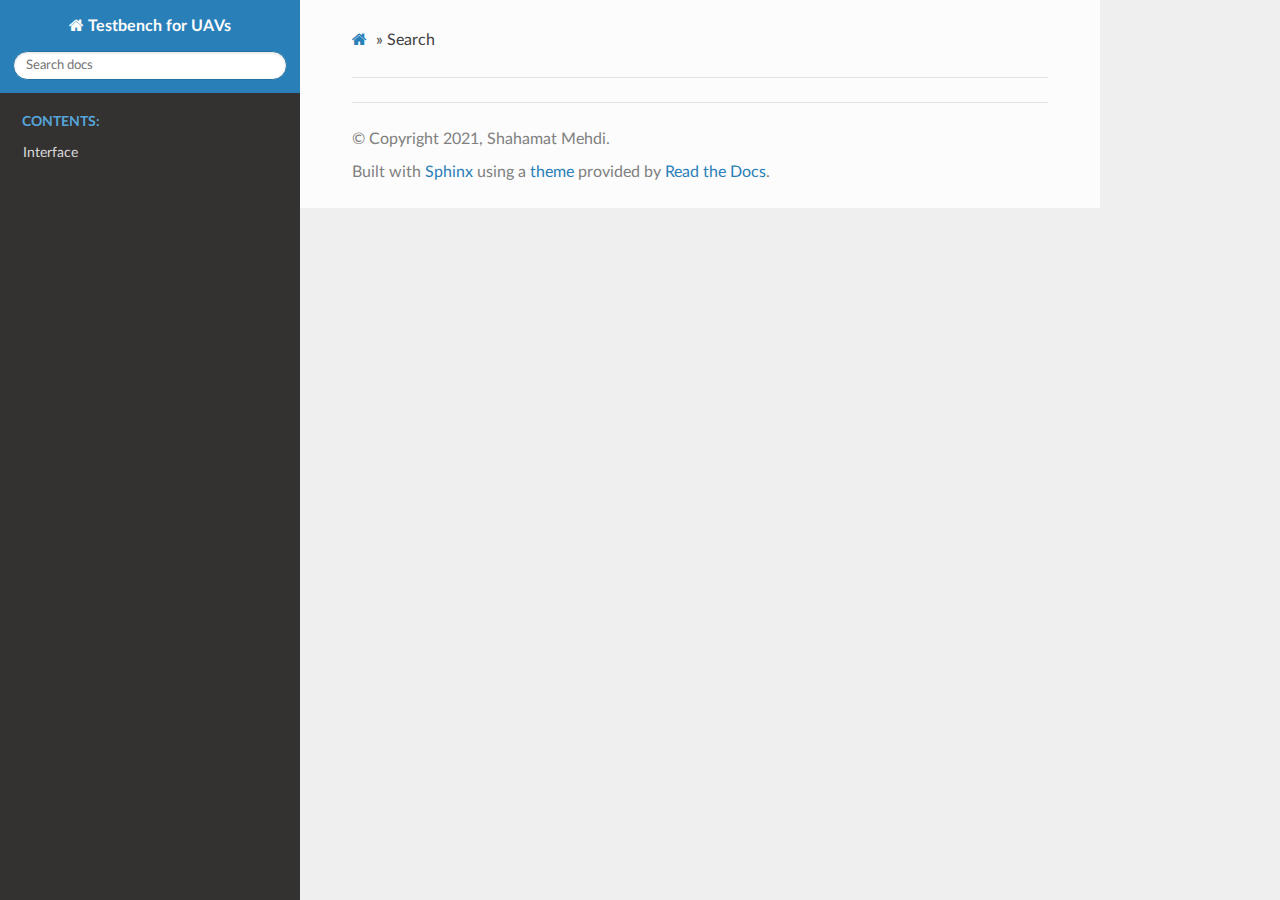
<file: documentation/search.html>
<!DOCTYPE html>
<html class="writer-html5" lang="en" >
<head>
  <meta charset="utf-8" />
  <meta name="viewport" content="width=device-width, initial-scale=1.0" />
  <title>Search &mdash; Testbench for UAVs  documentation</title>
      <link rel="stylesheet" href="_static/pygments.css" type="text/css" />
      <link rel="stylesheet" href="_static/css/theme.css" type="text/css" />
    
  <!--[if lt IE 9]>
    <script src="_static/js/html5shiv.min.js"></script>
  <![endif]-->
  
        <script data-url_root="./" id="documentation_options" src="_static/documentation_options.js"></script>
        <script src="_static/jquery.js"></script>
        <script src="_static/underscore.js"></script>
        <script src="_static/doctools.js"></script>
    <script src="_static/js/theme.js"></script>
    <script src="_static/searchtools.js"></script>
    <script src="_static/language_data.js"></script>
    <link rel="index" title="Index" href="genindex.html" />
    <link rel="search" title="Search" href="#" /> 
</head>

<body class="wy-body-for-nav"> 
  <div class="wy-grid-for-nav">
    <nav data-toggle="wy-nav-shift" class="wy-nav-side">
      <div class="wy-side-scroll">
        <div class="wy-side-nav-search" >
            <a href="index.html" class="icon icon-home"> Testbench for UAVs
          </a>
<div role="search">
  <form id="rtd-search-form" class="wy-form" action="#" method="get">
    <input type="text" name="q" placeholder="Search docs" />
    <input type="hidden" name="check_keywords" value="yes" />
    <input type="hidden" name="area" value="default" />
  </form>
</div>
        </div><div class="wy-menu wy-menu-vertical" data-spy="affix" role="navigation" aria-label="Navigation menu">
              <p class="caption" role="heading"><span class="caption-text">Contents:</span></p>
<ul>
<li class="toctree-l1"><a class="reference internal" href="modules.html">Interface</a></li>
</ul>

        </div>
      </div>
    </nav>

    <section data-toggle="wy-nav-shift" class="wy-nav-content-wrap"><nav class="wy-nav-top" aria-label="Mobile navigation menu" >
          <i data-toggle="wy-nav-top" class="fa fa-bars"></i>
          <a href="index.html">Testbench for UAVs</a>
      </nav>

      <div class="wy-nav-content">
        <div class="rst-content">
          <div role="navigation" aria-label="Page navigation">
  <ul class="wy-breadcrumbs">
      <li><a href="index.html" class="icon icon-home"></a> &raquo;</li>
      <li>Search</li>
      <li class="wy-breadcrumbs-aside">
      </li>
  </ul>
  <hr/>
</div>
          <div role="main" class="document" itemscope="itemscope" itemtype="http://schema.org/Article">
           <div itemprop="articleBody">
             
  <noscript>
  <div id="fallback" class="admonition warning">
    <p class="last">
      Please activate JavaScript to enable the search functionality.
    </p>
  </div>
  </noscript>

  
  <div id="search-results">
  
  </div>

           </div>
          </div>
          <footer>

  <hr/>

  <div role="contentinfo">
    <p>&#169; Copyright 2021, Shahamat Mehdi.</p>
  </div>

  Built with <a href="https://www.sphinx-doc.org/">Sphinx</a> using a
    <a href="https://github.com/readthedocs/sphinx_rtd_theme">theme</a>
    provided by <a href="https://readthedocs.org">Read the Docs</a>.
   

</footer>
        </div>
      </div>
    </section>
  </div>
  <script>
      jQuery(function () {
          SphinxRtdTheme.Navigation.enable(true);
      });
  </script>
  <script>
    jQuery(function() { Search.loadIndex("searchindex.js"); });
  </script>
  
  <script id="searchindexloader"></script>
   


</body>
</html>
</file>
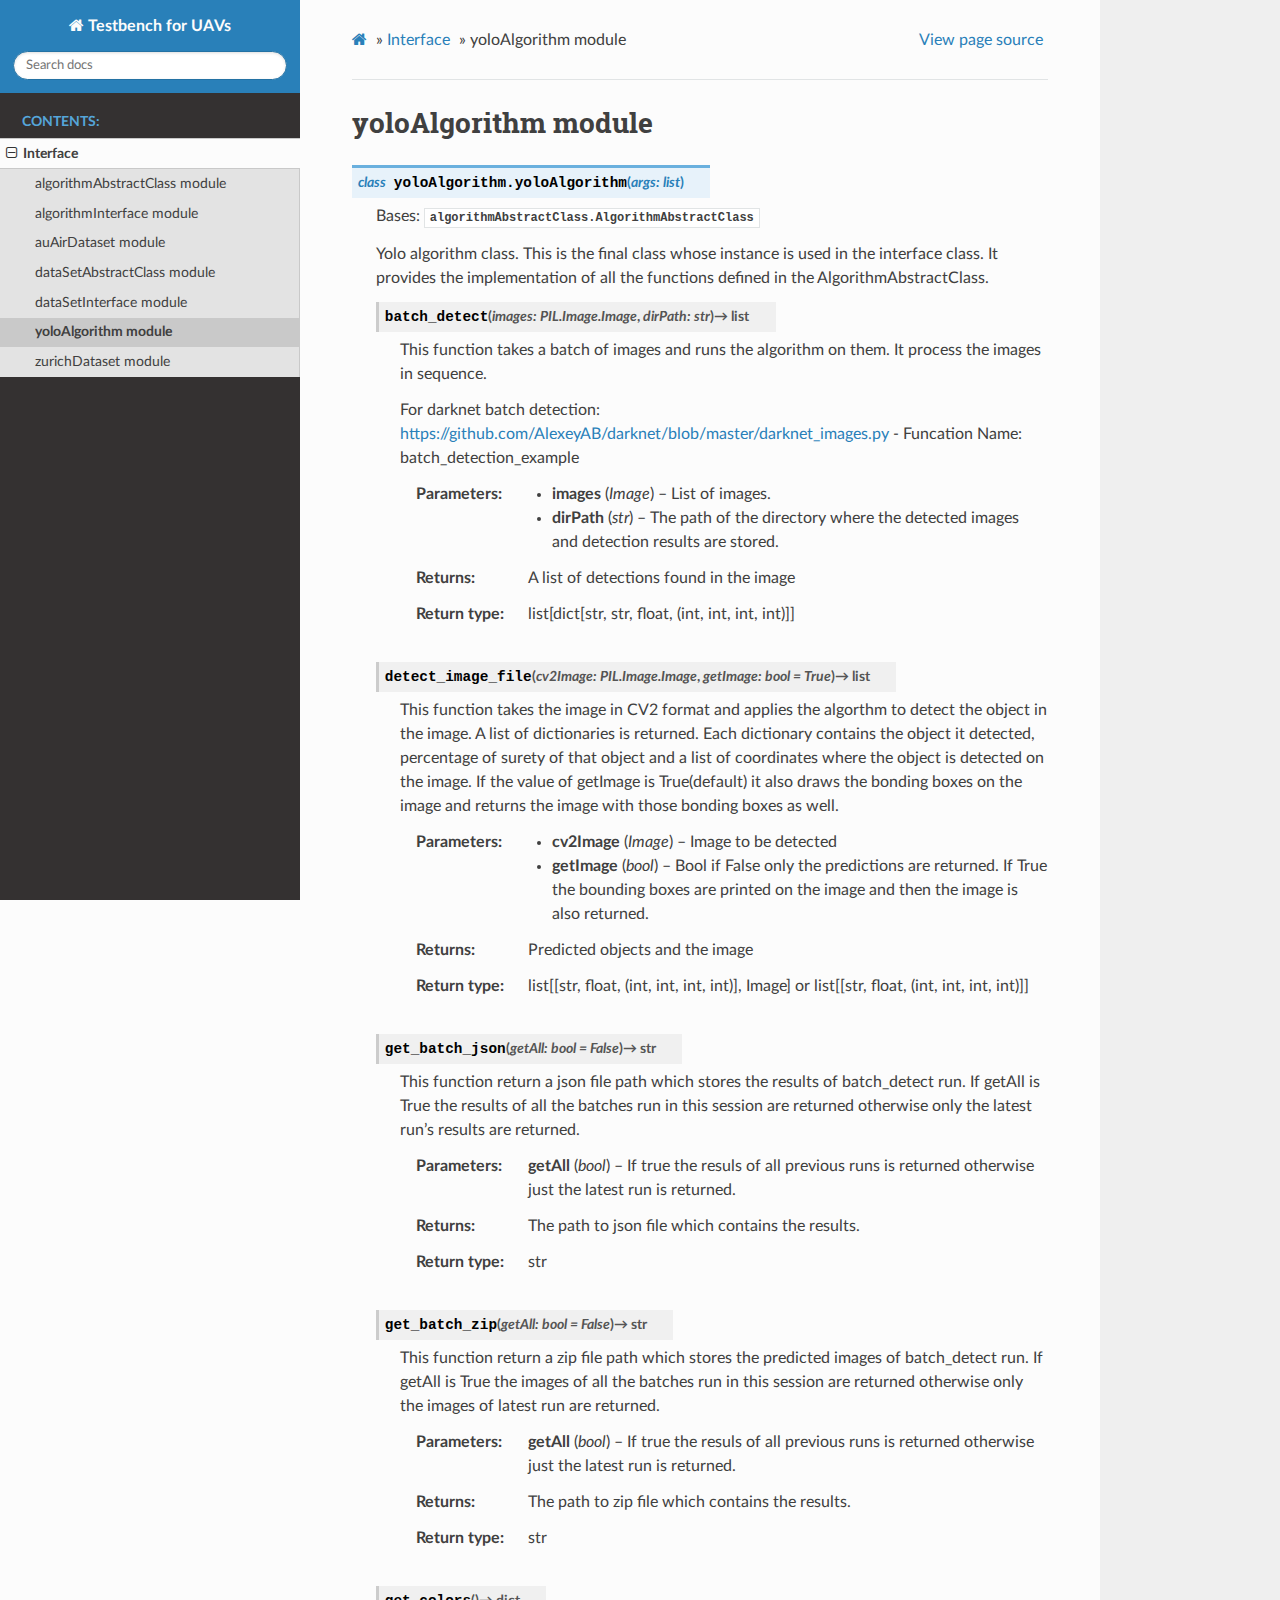
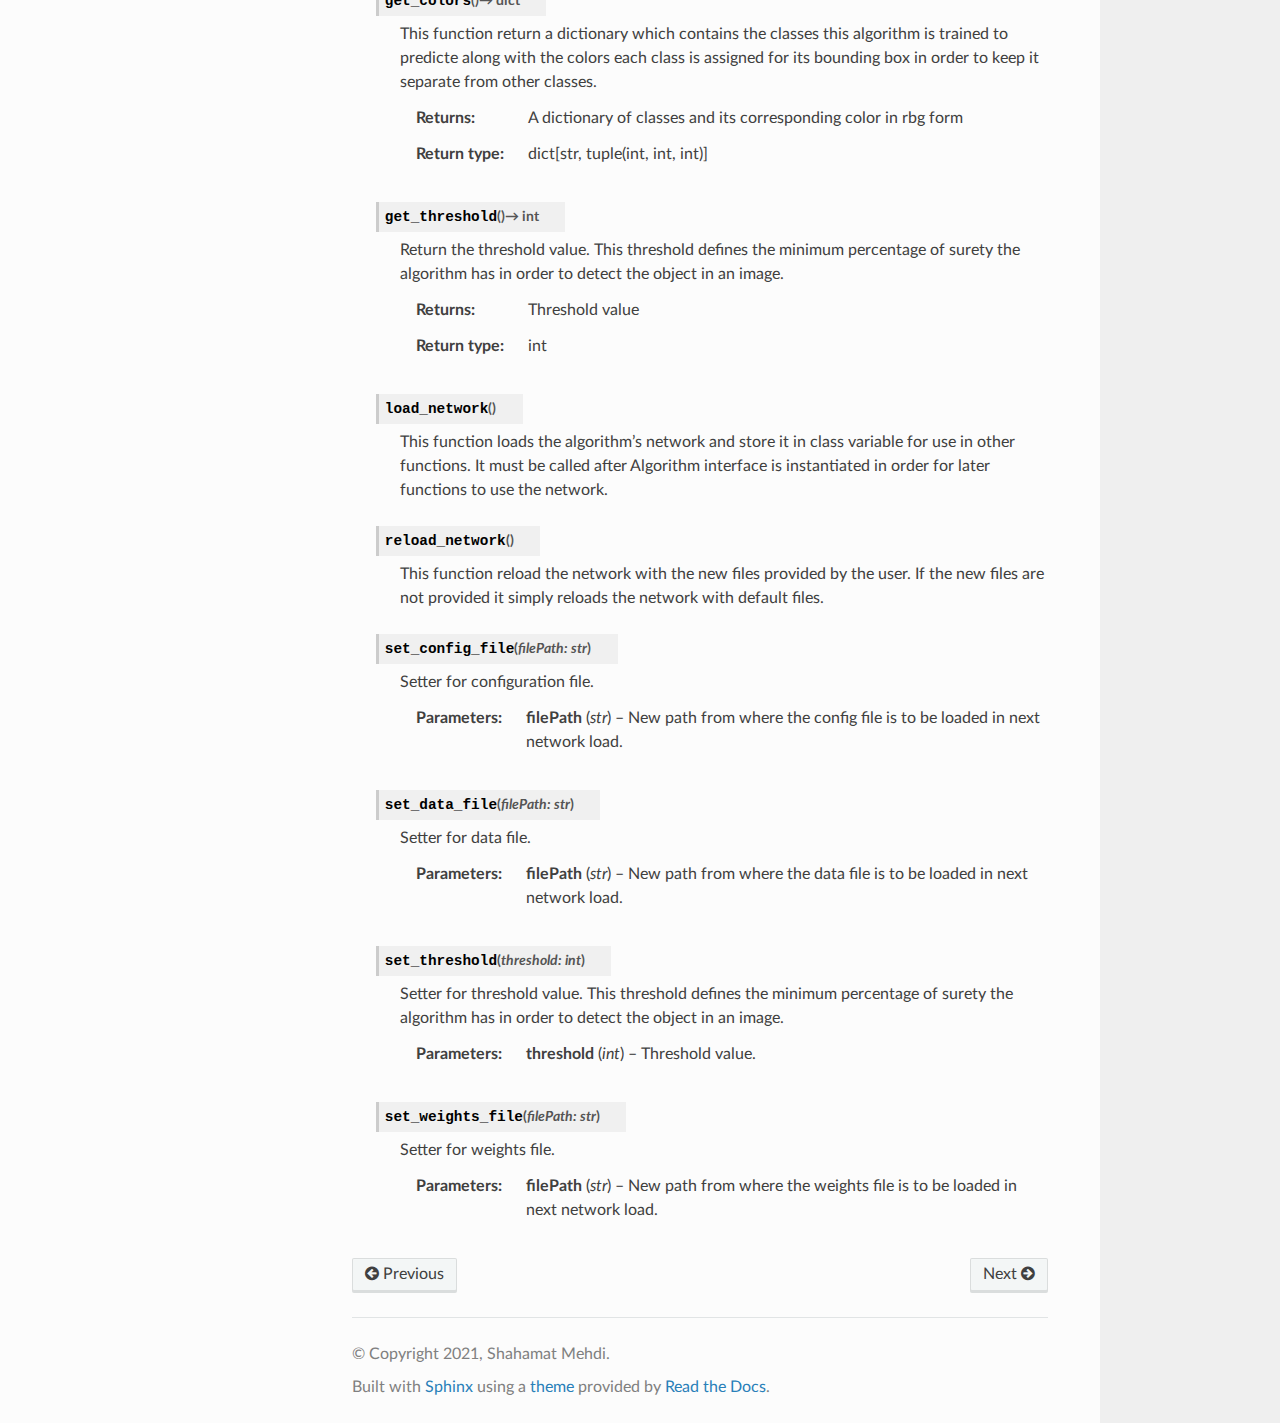
<file: documentation/yoloAlgorithm.html>
<!DOCTYPE html>
<html class="writer-html5" lang="en" >
<head>
  <meta charset="utf-8" /><meta name="generator" content="Docutils 0.17.1: http://docutils.sourceforge.net/" />

  <meta name="viewport" content="width=device-width, initial-scale=1.0" />
  <title>yoloAlgorithm module &mdash; Testbench for UAVs  documentation</title>
      <link rel="stylesheet" href="_static/pygments.css" type="text/css" />
      <link rel="stylesheet" href="_static/css/theme.css" type="text/css" />
  <!--[if lt IE 9]>
    <script src="_static/js/html5shiv.min.js"></script>
  <![endif]-->
  
        <script data-url_root="./" id="documentation_options" src="_static/documentation_options.js"></script>
        <script src="_static/jquery.js"></script>
        <script src="_static/underscore.js"></script>
        <script src="_static/doctools.js"></script>
    <script src="_static/js/theme.js"></script>
    <link rel="index" title="Index" href="genindex.html" />
    <link rel="search" title="Search" href="search.html" />
    <link rel="next" title="zurichDataset module" href="zurichDataset.html" />
    <link rel="prev" title="dataSetInterface module" href="dataSetInterface.html" /> 
</head>

<body class="wy-body-for-nav"> 
  <div class="wy-grid-for-nav">
    <nav data-toggle="wy-nav-shift" class="wy-nav-side">
      <div class="wy-side-scroll">
        <div class="wy-side-nav-search" >
            <a href="index.html" class="icon icon-home"> Testbench for UAVs
          </a>
<div role="search">
  <form id="rtd-search-form" class="wy-form" action="search.html" method="get">
    <input type="text" name="q" placeholder="Search docs" />
    <input type="hidden" name="check_keywords" value="yes" />
    <input type="hidden" name="area" value="default" />
  </form>
</div>
        </div><div class="wy-menu wy-menu-vertical" data-spy="affix" role="navigation" aria-label="Navigation menu">
              <p class="caption" role="heading"><span class="caption-text">Contents:</span></p>
<ul class="current">
<li class="toctree-l1 current"><a class="reference internal" href="modules.html">Interface</a><ul class="current">
<li class="toctree-l2"><a class="reference internal" href="algorithmAbstractClass.html">algorithmAbstractClass module</a></li>
<li class="toctree-l2"><a class="reference internal" href="algorithmInterface.html">algorithmInterface module</a></li>
<li class="toctree-l2"><a class="reference internal" href="auAirDataset.html">auAirDataset module</a></li>
<li class="toctree-l2"><a class="reference internal" href="dataSetAbstractClass.html">dataSetAbstractClass module</a></li>
<li class="toctree-l2"><a class="reference internal" href="dataSetInterface.html">dataSetInterface module</a></li>
<li class="toctree-l2 current"><a class="current reference internal" href="#">yoloAlgorithm module</a></li>
<li class="toctree-l2"><a class="reference internal" href="zurichDataset.html">zurichDataset module</a></li>
</ul>
</li>
</ul>

        </div>
      </div>
    </nav>

    <section data-toggle="wy-nav-shift" class="wy-nav-content-wrap"><nav class="wy-nav-top" aria-label="Mobile navigation menu" >
          <i data-toggle="wy-nav-top" class="fa fa-bars"></i>
          <a href="index.html">Testbench for UAVs</a>
      </nav>

      <div class="wy-nav-content">
        <div class="rst-content">
          <div role="navigation" aria-label="Page navigation">
  <ul class="wy-breadcrumbs">
      <li><a href="index.html" class="icon icon-home"></a> &raquo;</li>
          <li><a href="modules.html">Interface</a> &raquo;</li>
      <li>yoloAlgorithm module</li>
      <li class="wy-breadcrumbs-aside">
            <a href="_sources/yoloAlgorithm.rst.txt" rel="nofollow"> View page source</a>
      </li>
  </ul>
  <hr/>
</div>
          <div role="main" class="document" itemscope="itemscope" itemtype="http://schema.org/Article">
           <div itemprop="articleBody">
             
  <section id="module-yoloAlgorithm">
<span id="yoloalgorithm-module"></span><h1>yoloAlgorithm module<a class="headerlink" href="#module-yoloAlgorithm" title="Permalink to this headline"></a></h1>
<dl class="py class">
<dt class="sig sig-object py" id="yoloAlgorithm.yoloAlgorithm">
<em class="property"><span class="pre">class</span> </em><span class="sig-prename descclassname"><span class="pre">yoloAlgorithm.</span></span><span class="sig-name descname"><span class="pre">yoloAlgorithm</span></span><span class="sig-paren">(</span><em class="sig-param"><span class="n"><span class="pre">args</span></span><span class="p"><span class="pre">:</span></span> <span class="n"><span class="pre">list</span></span></em><span class="sig-paren">)</span><a class="headerlink" href="#yoloAlgorithm.yoloAlgorithm" title="Permalink to this definition"></a></dt>
<dd><p>Bases: <a class="reference internal" href="algorithmAbstractClass.html#algorithmAbstractClass.AlgorithmAbstractClass" title="algorithmAbstractClass.AlgorithmAbstractClass"><code class="xref py py-class docutils literal notranslate"><span class="pre">algorithmAbstractClass.AlgorithmAbstractClass</span></code></a></p>
<p>Yolo algorithm class. This is the final class whose instance is used in the interface class. It provides the implementation of all the 
functions defined in the AlgorithmAbstractClass.</p>
<dl class="py method">
<dt class="sig sig-object py" id="yoloAlgorithm.yoloAlgorithm.batch_detect">
<span class="sig-name descname"><span class="pre">batch_detect</span></span><span class="sig-paren">(</span><em class="sig-param"><span class="n"><span class="pre">images</span></span><span class="p"><span class="pre">:</span></span> <span class="n"><span class="pre">PIL.Image.Image</span></span></em>, <em class="sig-param"><span class="n"><span class="pre">dirPath</span></span><span class="p"><span class="pre">:</span></span> <span class="n"><span class="pre">str</span></span></em><span class="sig-paren">)</span> <span class="sig-return"><span class="sig-return-icon">&#x2192;</span> <span class="sig-return-typehint"><span class="pre">list</span></span></span><a class="headerlink" href="#yoloAlgorithm.yoloAlgorithm.batch_detect" title="Permalink to this definition"></a></dt>
<dd><p>This function takes a batch of images and runs the algorithm on them. It process the images in sequence.</p>
<p>For darknet batch detection:
<a class="reference external" href="https://github.com/AlexeyAB/darknet/blob/master/darknet_images.py">https://github.com/AlexeyAB/darknet/blob/master/darknet_images.py</a> - Funcation Name: batch_detection_example</p>
<dl class="field-list simple">
<dt class="field-odd">Parameters</dt>
<dd class="field-odd"><ul class="simple">
<li><p><strong>images</strong> (<em>Image</em>) – List of images.</p></li>
<li><p><strong>dirPath</strong> (<em>str</em>) – The path of the directory where the detected images and detection results are stored.</p></li>
</ul>
</dd>
<dt class="field-even">Returns</dt>
<dd class="field-even"><p>A list of detections found in the image</p>
</dd>
<dt class="field-odd">Return type</dt>
<dd class="field-odd"><p>list[dict[str, str, float, (int, int, int, int)]]</p>
</dd>
</dl>
</dd></dl>

<dl class="py method">
<dt class="sig sig-object py" id="yoloAlgorithm.yoloAlgorithm.detect_image_file">
<span class="sig-name descname"><span class="pre">detect_image_file</span></span><span class="sig-paren">(</span><em class="sig-param"><span class="n"><span class="pre">cv2Image</span></span><span class="p"><span class="pre">:</span></span> <span class="n"><span class="pre">PIL.Image.Image</span></span></em>, <em class="sig-param"><span class="n"><span class="pre">getImage</span></span><span class="p"><span class="pre">:</span></span> <span class="n"><span class="pre">bool</span></span> <span class="o"><span class="pre">=</span></span> <span class="default_value"><span class="pre">True</span></span></em><span class="sig-paren">)</span> <span class="sig-return"><span class="sig-return-icon">&#x2192;</span> <span class="sig-return-typehint"><span class="pre">list</span></span></span><a class="headerlink" href="#yoloAlgorithm.yoloAlgorithm.detect_image_file" title="Permalink to this definition"></a></dt>
<dd><p>This function takes the image in CV2 format and applies the algorthm to detect the object in the image. A list of dictionaries is returned.
Each dictionary contains the object it detected, percentage of surety of that object and a list of coordinates where the object is detected on
the image. If the value of getImage is True(default) it also draws the bonding boxes on the image and returns the image with those bonding boxes
as well.</p>
<dl class="field-list simple">
<dt class="field-odd">Parameters</dt>
<dd class="field-odd"><ul class="simple">
<li><p><strong>cv2Image</strong> (<em>Image</em>) – Image to be detected</p></li>
<li><p><strong>getImage</strong> (<em>bool</em>) – Bool if False only the predictions are returned. If True the bounding boxes are printed on the image and then the image is also returned.</p></li>
</ul>
</dd>
<dt class="field-even">Returns</dt>
<dd class="field-even"><p>Predicted objects and the image</p>
</dd>
<dt class="field-odd">Return type</dt>
<dd class="field-odd"><p>list[[str, float, (int, int, int, int)], Image] or list[[str, float, (int, int, int, int)]]</p>
</dd>
</dl>
</dd></dl>

<dl class="py method">
<dt class="sig sig-object py" id="yoloAlgorithm.yoloAlgorithm.get_batch_json">
<span class="sig-name descname"><span class="pre">get_batch_json</span></span><span class="sig-paren">(</span><em class="sig-param"><span class="n"><span class="pre">getAll</span></span><span class="p"><span class="pre">:</span></span> <span class="n"><span class="pre">bool</span></span> <span class="o"><span class="pre">=</span></span> <span class="default_value"><span class="pre">False</span></span></em><span class="sig-paren">)</span> <span class="sig-return"><span class="sig-return-icon">&#x2192;</span> <span class="sig-return-typehint"><span class="pre">str</span></span></span><a class="headerlink" href="#yoloAlgorithm.yoloAlgorithm.get_batch_json" title="Permalink to this definition"></a></dt>
<dd><p>This function return a json file path which stores the results of batch_detect run. If getAll is True the results of all the batches run in this session are returned otherwise only the latest run’s results are returned.</p>
<dl class="field-list simple">
<dt class="field-odd">Parameters</dt>
<dd class="field-odd"><p><strong>getAll</strong> (<em>bool</em>) – If true the resuls of all previous runs is returned otherwise just the latest run is returned.</p>
</dd>
<dt class="field-even">Returns</dt>
<dd class="field-even"><p>The path to json file which contains the results.</p>
</dd>
<dt class="field-odd">Return type</dt>
<dd class="field-odd"><p>str</p>
</dd>
</dl>
</dd></dl>

<dl class="py method">
<dt class="sig sig-object py" id="yoloAlgorithm.yoloAlgorithm.get_batch_zip">
<span class="sig-name descname"><span class="pre">get_batch_zip</span></span><span class="sig-paren">(</span><em class="sig-param"><span class="n"><span class="pre">getAll</span></span><span class="p"><span class="pre">:</span></span> <span class="n"><span class="pre">bool</span></span> <span class="o"><span class="pre">=</span></span> <span class="default_value"><span class="pre">False</span></span></em><span class="sig-paren">)</span> <span class="sig-return"><span class="sig-return-icon">&#x2192;</span> <span class="sig-return-typehint"><span class="pre">str</span></span></span><a class="headerlink" href="#yoloAlgorithm.yoloAlgorithm.get_batch_zip" title="Permalink to this definition"></a></dt>
<dd><p>This function return a zip file path which stores the predicted images of batch_detect run. If getAll is True the images of all the batches run in this session are returned otherwise only the images of latest run are returned.</p>
<dl class="field-list simple">
<dt class="field-odd">Parameters</dt>
<dd class="field-odd"><p><strong>getAll</strong> (<em>bool</em>) – If true the resuls of all previous runs is returned otherwise just the latest run is returned.</p>
</dd>
<dt class="field-even">Returns</dt>
<dd class="field-even"><p>The path to zip file which contains the results.</p>
</dd>
<dt class="field-odd">Return type</dt>
<dd class="field-odd"><p>str</p>
</dd>
</dl>
</dd></dl>

<dl class="py method">
<dt class="sig sig-object py" id="yoloAlgorithm.yoloAlgorithm.get_colors">
<span class="sig-name descname"><span class="pre">get_colors</span></span><span class="sig-paren">(</span><span class="sig-paren">)</span> <span class="sig-return"><span class="sig-return-icon">&#x2192;</span> <span class="sig-return-typehint"><span class="pre">dict</span></span></span><a class="headerlink" href="#yoloAlgorithm.yoloAlgorithm.get_colors" title="Permalink to this definition"></a></dt>
<dd><p>This function return a dictionary which contains the classes this algorithm is trained to predicte along with the colors each class is assigned for its bounding box in order to keep it separate from other classes.</p>
<dl class="field-list simple">
<dt class="field-odd">Returns</dt>
<dd class="field-odd"><p>A dictionary of classes and its corresponding color in rbg form</p>
</dd>
<dt class="field-even">Return type</dt>
<dd class="field-even"><p>dict[str, tuple(int, int, int)]</p>
</dd>
</dl>
</dd></dl>

<dl class="py method">
<dt class="sig sig-object py" id="yoloAlgorithm.yoloAlgorithm.get_threshold">
<span class="sig-name descname"><span class="pre">get_threshold</span></span><span class="sig-paren">(</span><span class="sig-paren">)</span> <span class="sig-return"><span class="sig-return-icon">&#x2192;</span> <span class="sig-return-typehint"><span class="pre">int</span></span></span><a class="headerlink" href="#yoloAlgorithm.yoloAlgorithm.get_threshold" title="Permalink to this definition"></a></dt>
<dd><p>Return the threshold value. This threshold defines the minimum percentage of surety the algorithm has in order to detect the object in
an image.</p>
<dl class="field-list simple">
<dt class="field-odd">Returns</dt>
<dd class="field-odd"><p>Threshold value</p>
</dd>
<dt class="field-even">Return type</dt>
<dd class="field-even"><p>int</p>
</dd>
</dl>
</dd></dl>

<dl class="py method">
<dt class="sig sig-object py" id="yoloAlgorithm.yoloAlgorithm.load_network">
<span class="sig-name descname"><span class="pre">load_network</span></span><span class="sig-paren">(</span><span class="sig-paren">)</span><a class="headerlink" href="#yoloAlgorithm.yoloAlgorithm.load_network" title="Permalink to this definition"></a></dt>
<dd><p>This function loads the algorithm’s network and store it in class variable for use in other functions. It must be called after Algorithm 
interface is instantiated in order for later functions to use the network.</p>
</dd></dl>

<dl class="py method">
<dt class="sig sig-object py" id="yoloAlgorithm.yoloAlgorithm.reload_network">
<span class="sig-name descname"><span class="pre">reload_network</span></span><span class="sig-paren">(</span><span class="sig-paren">)</span><a class="headerlink" href="#yoloAlgorithm.yoloAlgorithm.reload_network" title="Permalink to this definition"></a></dt>
<dd><p>This function reload the network with the new files provided by the user. If the new files are not provided it simply reloads the network
with default files.</p>
</dd></dl>

<dl class="py method">
<dt class="sig sig-object py" id="yoloAlgorithm.yoloAlgorithm.set_config_file">
<span class="sig-name descname"><span class="pre">set_config_file</span></span><span class="sig-paren">(</span><em class="sig-param"><span class="n"><span class="pre">filePath</span></span><span class="p"><span class="pre">:</span></span> <span class="n"><span class="pre">str</span></span></em><span class="sig-paren">)</span><a class="headerlink" href="#yoloAlgorithm.yoloAlgorithm.set_config_file" title="Permalink to this definition"></a></dt>
<dd><p>Setter for configuration file.</p>
<dl class="field-list simple">
<dt class="field-odd">Parameters</dt>
<dd class="field-odd"><p><strong>filePath</strong> (<em>str</em>) – New path from where the config file is to be loaded in next network load.</p>
</dd>
</dl>
</dd></dl>

<dl class="py method">
<dt class="sig sig-object py" id="yoloAlgorithm.yoloAlgorithm.set_data_file">
<span class="sig-name descname"><span class="pre">set_data_file</span></span><span class="sig-paren">(</span><em class="sig-param"><span class="n"><span class="pre">filePath</span></span><span class="p"><span class="pre">:</span></span> <span class="n"><span class="pre">str</span></span></em><span class="sig-paren">)</span><a class="headerlink" href="#yoloAlgorithm.yoloAlgorithm.set_data_file" title="Permalink to this definition"></a></dt>
<dd><p>Setter for data file.</p>
<dl class="field-list simple">
<dt class="field-odd">Parameters</dt>
<dd class="field-odd"><p><strong>filePath</strong> (<em>str</em>) – New path from where the data file is to be loaded in next network load.</p>
</dd>
</dl>
</dd></dl>

<dl class="py method">
<dt class="sig sig-object py" id="yoloAlgorithm.yoloAlgorithm.set_threshold">
<span class="sig-name descname"><span class="pre">set_threshold</span></span><span class="sig-paren">(</span><em class="sig-param"><span class="n"><span class="pre">threshold</span></span><span class="p"><span class="pre">:</span></span> <span class="n"><span class="pre">int</span></span></em><span class="sig-paren">)</span><a class="headerlink" href="#yoloAlgorithm.yoloAlgorithm.set_threshold" title="Permalink to this definition"></a></dt>
<dd><p>Setter for threshold value. This threshold defines the minimum percentage of surety the algorithm has in order to detect the object in
an image.</p>
<dl class="field-list simple">
<dt class="field-odd">Parameters</dt>
<dd class="field-odd"><p><strong>threshold</strong> (<em>int</em>) – Threshold value.</p>
</dd>
</dl>
</dd></dl>

<dl class="py method">
<dt class="sig sig-object py" id="yoloAlgorithm.yoloAlgorithm.set_weights_file">
<span class="sig-name descname"><span class="pre">set_weights_file</span></span><span class="sig-paren">(</span><em class="sig-param"><span class="n"><span class="pre">filePath</span></span><span class="p"><span class="pre">:</span></span> <span class="n"><span class="pre">str</span></span></em><span class="sig-paren">)</span><a class="headerlink" href="#yoloAlgorithm.yoloAlgorithm.set_weights_file" title="Permalink to this definition"></a></dt>
<dd><p>Setter for weights file.</p>
<dl class="field-list simple">
<dt class="field-odd">Parameters</dt>
<dd class="field-odd"><p><strong>filePath</strong> (<em>str</em>) – New path from where the weights file is to be loaded in next network load.</p>
</dd>
</dl>
</dd></dl>

</dd></dl>

</section>


           </div>
          </div>
          <footer><div class="rst-footer-buttons" role="navigation" aria-label="Footer">
        <a href="dataSetInterface.html" class="btn btn-neutral float-left" title="dataSetInterface module" accesskey="p" rel="prev"><span class="fa fa-arrow-circle-left" aria-hidden="true"></span> Previous</a>
        <a href="zurichDataset.html" class="btn btn-neutral float-right" title="zurichDataset module" accesskey="n" rel="next">Next <span class="fa fa-arrow-circle-right" aria-hidden="true"></span></a>
    </div>

  <hr/>

  <div role="contentinfo">
    <p>&#169; Copyright 2021, Shahamat Mehdi.</p>
  </div>

  Built with <a href="https://www.sphinx-doc.org/">Sphinx</a> using a
    <a href="https://github.com/readthedocs/sphinx_rtd_theme">theme</a>
    provided by <a href="https://readthedocs.org">Read the Docs</a>.
   

</footer>
        </div>
      </div>
    </section>
  </div>
  <script>
      jQuery(function () {
          SphinxRtdTheme.Navigation.enable(true);
      });
  </script> 

</body>
</html>
</file>
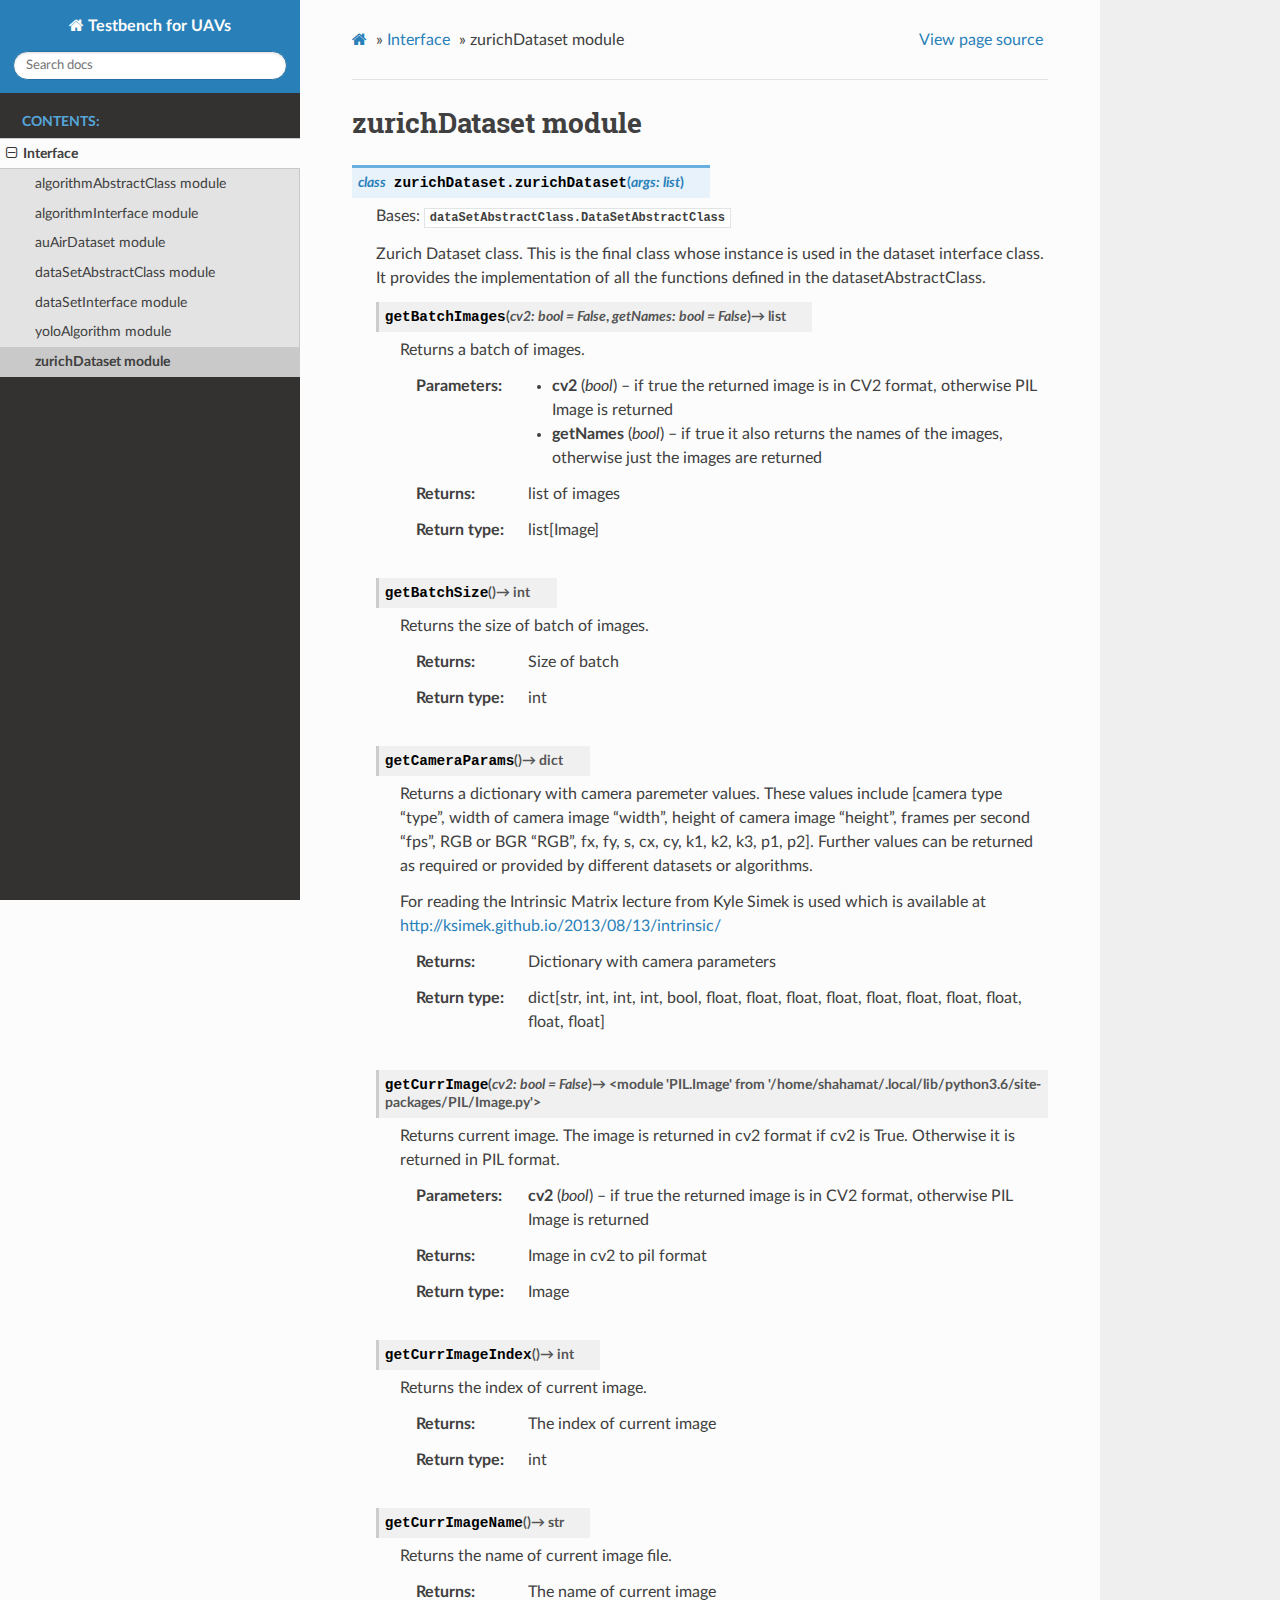
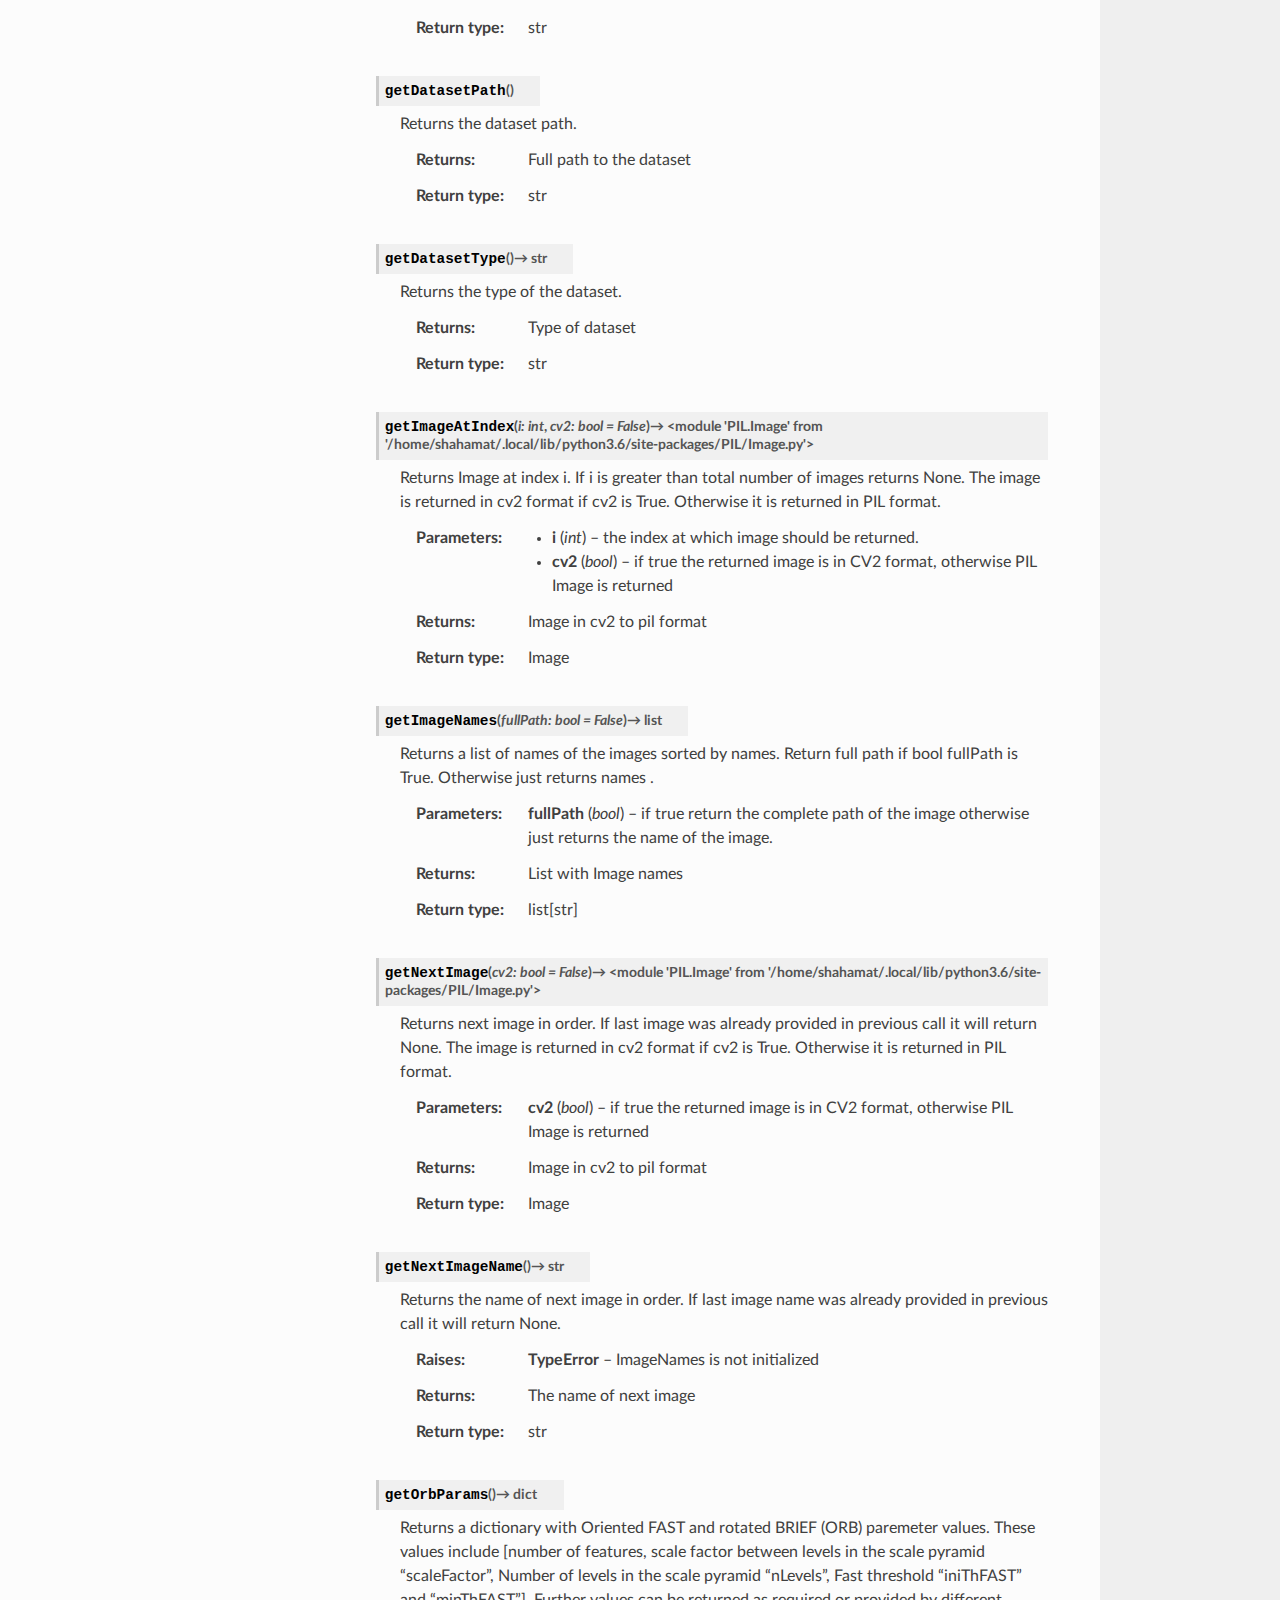
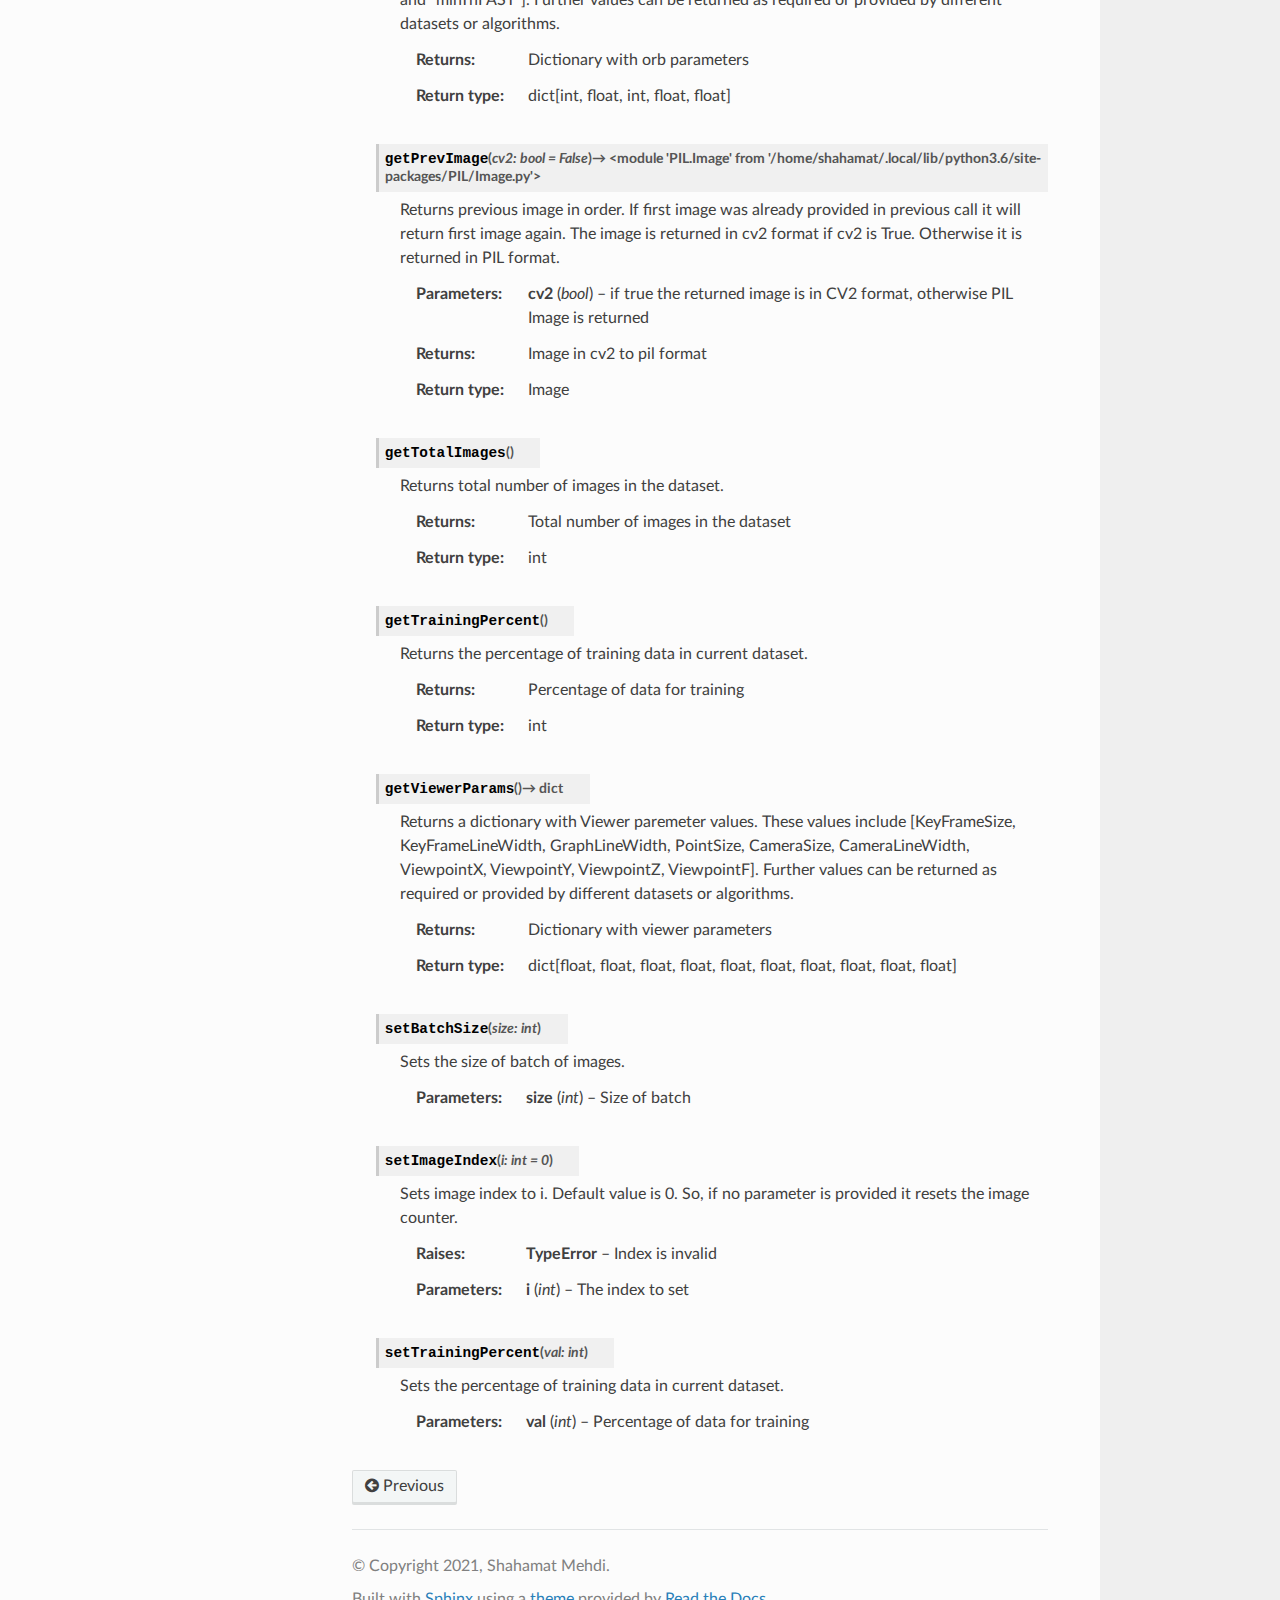
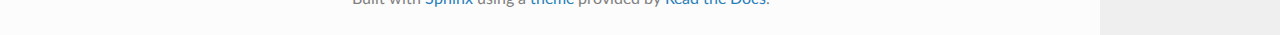
<file: documentation/zurichDataset.html>
<!DOCTYPE html>
<html class="writer-html5" lang="en" >
<head>
  <meta charset="utf-8" /><meta name="generator" content="Docutils 0.17.1: http://docutils.sourceforge.net/" />

  <meta name="viewport" content="width=device-width, initial-scale=1.0" />
  <title>zurichDataset module &mdash; Testbench for UAVs  documentation</title>
      <link rel="stylesheet" href="_static/pygments.css" type="text/css" />
      <link rel="stylesheet" href="_static/css/theme.css" type="text/css" />
  <!--[if lt IE 9]>
    <script src="_static/js/html5shiv.min.js"></script>
  <![endif]-->
  
        <script data-url_root="./" id="documentation_options" src="_static/documentation_options.js"></script>
        <script src="_static/jquery.js"></script>
        <script src="_static/underscore.js"></script>
        <script src="_static/doctools.js"></script>
    <script src="_static/js/theme.js"></script>
    <link rel="index" title="Index" href="genindex.html" />
    <link rel="search" title="Search" href="search.html" />
    <link rel="prev" title="yoloAlgorithm module" href="yoloAlgorithm.html" /> 
</head>

<body class="wy-body-for-nav"> 
  <div class="wy-grid-for-nav">
    <nav data-toggle="wy-nav-shift" class="wy-nav-side">
      <div class="wy-side-scroll">
        <div class="wy-side-nav-search" >
            <a href="index.html" class="icon icon-home"> Testbench for UAVs
          </a>
<div role="search">
  <form id="rtd-search-form" class="wy-form" action="search.html" method="get">
    <input type="text" name="q" placeholder="Search docs" />
    <input type="hidden" name="check_keywords" value="yes" />
    <input type="hidden" name="area" value="default" />
  </form>
</div>
        </div><div class="wy-menu wy-menu-vertical" data-spy="affix" role="navigation" aria-label="Navigation menu">
              <p class="caption" role="heading"><span class="caption-text">Contents:</span></p>
<ul class="current">
<li class="toctree-l1 current"><a class="reference internal" href="modules.html">Interface</a><ul class="current">
<li class="toctree-l2"><a class="reference internal" href="algorithmAbstractClass.html">algorithmAbstractClass module</a></li>
<li class="toctree-l2"><a class="reference internal" href="algorithmInterface.html">algorithmInterface module</a></li>
<li class="toctree-l2"><a class="reference internal" href="auAirDataset.html">auAirDataset module</a></li>
<li class="toctree-l2"><a class="reference internal" href="dataSetAbstractClass.html">dataSetAbstractClass module</a></li>
<li class="toctree-l2"><a class="reference internal" href="dataSetInterface.html">dataSetInterface module</a></li>
<li class="toctree-l2"><a class="reference internal" href="yoloAlgorithm.html">yoloAlgorithm module</a></li>
<li class="toctree-l2 current"><a class="current reference internal" href="#">zurichDataset module</a></li>
</ul>
</li>
</ul>

        </div>
      </div>
    </nav>

    <section data-toggle="wy-nav-shift" class="wy-nav-content-wrap"><nav class="wy-nav-top" aria-label="Mobile navigation menu" >
          <i data-toggle="wy-nav-top" class="fa fa-bars"></i>
          <a href="index.html">Testbench for UAVs</a>
      </nav>

      <div class="wy-nav-content">
        <div class="rst-content">
          <div role="navigation" aria-label="Page navigation">
  <ul class="wy-breadcrumbs">
      <li><a href="index.html" class="icon icon-home"></a> &raquo;</li>
          <li><a href="modules.html">Interface</a> &raquo;</li>
      <li>zurichDataset module</li>
      <li class="wy-breadcrumbs-aside">
            <a href="_sources/zurichDataset.rst.txt" rel="nofollow"> View page source</a>
      </li>
  </ul>
  <hr/>
</div>
          <div role="main" class="document" itemscope="itemscope" itemtype="http://schema.org/Article">
           <div itemprop="articleBody">
             
  <section id="module-zurichDataset">
<span id="zurichdataset-module"></span><h1>zurichDataset module<a class="headerlink" href="#module-zurichDataset" title="Permalink to this headline"></a></h1>
<dl class="py class">
<dt class="sig sig-object py" id="zurichDataset.zurichDataset">
<em class="property"><span class="pre">class</span> </em><span class="sig-prename descclassname"><span class="pre">zurichDataset.</span></span><span class="sig-name descname"><span class="pre">zurichDataset</span></span><span class="sig-paren">(</span><em class="sig-param"><span class="n"><span class="pre">args</span></span><span class="p"><span class="pre">:</span></span> <span class="n"><span class="pre">list</span></span></em><span class="sig-paren">)</span><a class="headerlink" href="#zurichDataset.zurichDataset" title="Permalink to this definition"></a></dt>
<dd><p>Bases: <a class="reference internal" href="dataSetAbstractClass.html#dataSetAbstractClass.DataSetAbstractClass" title="dataSetAbstractClass.DataSetAbstractClass"><code class="xref py py-class docutils literal notranslate"><span class="pre">dataSetAbstractClass.DataSetAbstractClass</span></code></a></p>
<p>Zurich Dataset class. This is the final class whose instance is used in the dataset interface class. It provides the implementation of all the 
functions defined in the datasetAbstractClass.</p>
<dl class="py method">
<dt class="sig sig-object py" id="zurichDataset.zurichDataset.getBatchImages">
<span class="sig-name descname"><span class="pre">getBatchImages</span></span><span class="sig-paren">(</span><em class="sig-param"><span class="n"><span class="pre">cv2</span></span><span class="p"><span class="pre">:</span></span> <span class="n"><span class="pre">bool</span></span> <span class="o"><span class="pre">=</span></span> <span class="default_value"><span class="pre">False</span></span></em>, <em class="sig-param"><span class="n"><span class="pre">getNames</span></span><span class="p"><span class="pre">:</span></span> <span class="n"><span class="pre">bool</span></span> <span class="o"><span class="pre">=</span></span> <span class="default_value"><span class="pre">False</span></span></em><span class="sig-paren">)</span> <span class="sig-return"><span class="sig-return-icon">&#x2192;</span> <span class="sig-return-typehint"><span class="pre">list</span></span></span><a class="headerlink" href="#zurichDataset.zurichDataset.getBatchImages" title="Permalink to this definition"></a></dt>
<dd><p>Returns a batch of images.</p>
<dl class="field-list simple">
<dt class="field-odd">Parameters</dt>
<dd class="field-odd"><ul class="simple">
<li><p><strong>cv2</strong> (<em>bool</em>) – if true the returned image is in CV2 format, otherwise PIL Image is returned</p></li>
<li><p><strong>getNames</strong> (<em>bool</em>) – if true it also returns the names of the images, otherwise just the images are returned</p></li>
</ul>
</dd>
<dt class="field-even">Returns</dt>
<dd class="field-even"><p>list of images</p>
</dd>
<dt class="field-odd">Return type</dt>
<dd class="field-odd"><p>list[Image]</p>
</dd>
</dl>
</dd></dl>

<dl class="py method">
<dt class="sig sig-object py" id="zurichDataset.zurichDataset.getBatchSize">
<span class="sig-name descname"><span class="pre">getBatchSize</span></span><span class="sig-paren">(</span><span class="sig-paren">)</span> <span class="sig-return"><span class="sig-return-icon">&#x2192;</span> <span class="sig-return-typehint"><span class="pre">int</span></span></span><a class="headerlink" href="#zurichDataset.zurichDataset.getBatchSize" title="Permalink to this definition"></a></dt>
<dd><p>Returns the size of batch of images.</p>
<dl class="field-list simple">
<dt class="field-odd">Returns</dt>
<dd class="field-odd"><p>Size of batch</p>
</dd>
<dt class="field-even">Return type</dt>
<dd class="field-even"><p>int</p>
</dd>
</dl>
</dd></dl>

<dl class="py method">
<dt class="sig sig-object py" id="zurichDataset.zurichDataset.getCameraParams">
<span class="sig-name descname"><span class="pre">getCameraParams</span></span><span class="sig-paren">(</span><span class="sig-paren">)</span> <span class="sig-return"><span class="sig-return-icon">&#x2192;</span> <span class="sig-return-typehint"><span class="pre">dict</span></span></span><a class="headerlink" href="#zurichDataset.zurichDataset.getCameraParams" title="Permalink to this definition"></a></dt>
<dd><p>Returns a dictionary with camera paremeter values.
These values include [camera type “type”, width of camera image “width”, height of camera image “height”,
frames per second “fps”, RGB or BGR “RGB”, fx, fy, s, cx, cy, k1, k2, k3, p1, p2].
Further values can be returned as required or provided by different datasets or algorithms.</p>
<p>For reading the Intrinsic Matrix lecture from Kyle Simek is used which is available at <a class="reference external" href="http://ksimek.github.io/2013/08/13/intrinsic/">http://ksimek.github.io/2013/08/13/intrinsic/</a></p>
<dl class="field-list simple">
<dt class="field-odd">Returns</dt>
<dd class="field-odd"><p>Dictionary with camera parameters</p>
</dd>
<dt class="field-even">Return type</dt>
<dd class="field-even"><p>dict[str, int, int, int, bool, float, float, float, float, float, float, float, float, float, float]</p>
</dd>
</dl>
</dd></dl>

<dl class="py method">
<dt class="sig sig-object py" id="zurichDataset.zurichDataset.getCurrImage">
<span class="sig-name descname"><span class="pre">getCurrImage</span></span><span class="sig-paren">(</span><em class="sig-param"><span class="n"><span class="pre">cv2</span></span><span class="p"><span class="pre">:</span></span> <span class="n"><span class="pre">bool</span></span> <span class="o"><span class="pre">=</span></span> <span class="default_value"><span class="pre">False</span></span></em><span class="sig-paren">)</span> <span class="sig-return"><span class="sig-return-icon">&#x2192;</span> <span class="sig-return-typehint"><span class="pre">&lt;module</span> <span class="pre">'PIL.Image'</span> <span class="pre">from</span> <span class="pre">'/home/shahamat/.local/lib/python3.6/site-packages/PIL/Image.py'&gt;</span></span></span><a class="headerlink" href="#zurichDataset.zurichDataset.getCurrImage" title="Permalink to this definition"></a></dt>
<dd><p>Returns current image. The image is returned in cv2 format if cv2 is True. Otherwise it is returned in PIL format.</p>
<dl class="field-list simple">
<dt class="field-odd">Parameters</dt>
<dd class="field-odd"><p><strong>cv2</strong> (<em>bool</em>) – if true the returned image is in CV2 format, otherwise PIL Image is returned</p>
</dd>
<dt class="field-even">Returns</dt>
<dd class="field-even"><p>Image in cv2 to pil format</p>
</dd>
<dt class="field-odd">Return type</dt>
<dd class="field-odd"><p>Image</p>
</dd>
</dl>
</dd></dl>

<dl class="py method">
<dt class="sig sig-object py" id="zurichDataset.zurichDataset.getCurrImageIndex">
<span class="sig-name descname"><span class="pre">getCurrImageIndex</span></span><span class="sig-paren">(</span><span class="sig-paren">)</span> <span class="sig-return"><span class="sig-return-icon">&#x2192;</span> <span class="sig-return-typehint"><span class="pre">int</span></span></span><a class="headerlink" href="#zurichDataset.zurichDataset.getCurrImageIndex" title="Permalink to this definition"></a></dt>
<dd><p>Returns the index of current image.</p>
<dl class="field-list simple">
<dt class="field-odd">Returns</dt>
<dd class="field-odd"><p>The index of current image</p>
</dd>
<dt class="field-even">Return type</dt>
<dd class="field-even"><p>int</p>
</dd>
</dl>
</dd></dl>

<dl class="py method">
<dt class="sig sig-object py" id="zurichDataset.zurichDataset.getCurrImageName">
<span class="sig-name descname"><span class="pre">getCurrImageName</span></span><span class="sig-paren">(</span><span class="sig-paren">)</span> <span class="sig-return"><span class="sig-return-icon">&#x2192;</span> <span class="sig-return-typehint"><span class="pre">str</span></span></span><a class="headerlink" href="#zurichDataset.zurichDataset.getCurrImageName" title="Permalink to this definition"></a></dt>
<dd><p>Returns the name of current image file.</p>
<dl class="field-list simple">
<dt class="field-odd">Returns</dt>
<dd class="field-odd"><p>The name of current image</p>
</dd>
<dt class="field-even">Return type</dt>
<dd class="field-even"><p>str</p>
</dd>
</dl>
</dd></dl>

<dl class="py method">
<dt class="sig sig-object py" id="zurichDataset.zurichDataset.getDatasetPath">
<span class="sig-name descname"><span class="pre">getDatasetPath</span></span><span class="sig-paren">(</span><span class="sig-paren">)</span><a class="headerlink" href="#zurichDataset.zurichDataset.getDatasetPath" title="Permalink to this definition"></a></dt>
<dd><p>Returns the dataset path.</p>
<dl class="field-list simple">
<dt class="field-odd">Returns</dt>
<dd class="field-odd"><p>Full path to the dataset</p>
</dd>
<dt class="field-even">Return type</dt>
<dd class="field-even"><p>str</p>
</dd>
</dl>
</dd></dl>

<dl class="py method">
<dt class="sig sig-object py" id="zurichDataset.zurichDataset.getDatasetType">
<span class="sig-name descname"><span class="pre">getDatasetType</span></span><span class="sig-paren">(</span><span class="sig-paren">)</span> <span class="sig-return"><span class="sig-return-icon">&#x2192;</span> <span class="sig-return-typehint"><span class="pre">str</span></span></span><a class="headerlink" href="#zurichDataset.zurichDataset.getDatasetType" title="Permalink to this definition"></a></dt>
<dd><p>Returns the type of the dataset.</p>
<dl class="field-list simple">
<dt class="field-odd">Returns</dt>
<dd class="field-odd"><p>Type of dataset</p>
</dd>
<dt class="field-even">Return type</dt>
<dd class="field-even"><p>str</p>
</dd>
</dl>
</dd></dl>

<dl class="py method">
<dt class="sig sig-object py" id="zurichDataset.zurichDataset.getImageAtIndex">
<span class="sig-name descname"><span class="pre">getImageAtIndex</span></span><span class="sig-paren">(</span><em class="sig-param"><span class="n"><span class="pre">i</span></span><span class="p"><span class="pre">:</span></span> <span class="n"><span class="pre">int</span></span></em>, <em class="sig-param"><span class="n"><span class="pre">cv2</span></span><span class="p"><span class="pre">:</span></span> <span class="n"><span class="pre">bool</span></span> <span class="o"><span class="pre">=</span></span> <span class="default_value"><span class="pre">False</span></span></em><span class="sig-paren">)</span> <span class="sig-return"><span class="sig-return-icon">&#x2192;</span> <span class="sig-return-typehint"><span class="pre">&lt;module</span> <span class="pre">'PIL.Image'</span> <span class="pre">from</span> <span class="pre">'/home/shahamat/.local/lib/python3.6/site-packages/PIL/Image.py'&gt;</span></span></span><a class="headerlink" href="#zurichDataset.zurichDataset.getImageAtIndex" title="Permalink to this definition"></a></dt>
<dd><p>Returns Image at index i. If i is greater than total number of images returns None. The image is returned in cv2 format if cv2 is True.
Otherwise it is returned in PIL format.</p>
<dl class="field-list simple">
<dt class="field-odd">Parameters</dt>
<dd class="field-odd"><ul class="simple">
<li><p><strong>i</strong> (<em>int</em>) – the index at which image should be returned.</p></li>
<li><p><strong>cv2</strong> (<em>bool</em>) – if true the returned image is in CV2 format, otherwise PIL Image is returned</p></li>
</ul>
</dd>
<dt class="field-even">Returns</dt>
<dd class="field-even"><p>Image in cv2 to pil format</p>
</dd>
<dt class="field-odd">Return type</dt>
<dd class="field-odd"><p>Image</p>
</dd>
</dl>
</dd></dl>

<dl class="py method">
<dt class="sig sig-object py" id="zurichDataset.zurichDataset.getImageNames">
<span class="sig-name descname"><span class="pre">getImageNames</span></span><span class="sig-paren">(</span><em class="sig-param"><span class="n"><span class="pre">fullPath</span></span><span class="p"><span class="pre">:</span></span> <span class="n"><span class="pre">bool</span></span> <span class="o"><span class="pre">=</span></span> <span class="default_value"><span class="pre">False</span></span></em><span class="sig-paren">)</span> <span class="sig-return"><span class="sig-return-icon">&#x2192;</span> <span class="sig-return-typehint"><span class="pre">list</span></span></span><a class="headerlink" href="#zurichDataset.zurichDataset.getImageNames" title="Permalink to this definition"></a></dt>
<dd><p>Returns a list of names of the images sorted by names. Return full path if bool fullPath is True. Otherwise just returns names .</p>
<dl class="field-list simple">
<dt class="field-odd">Parameters</dt>
<dd class="field-odd"><p><strong>fullPath</strong> (<em>bool</em>) – if true return the complete path of the image otherwise just returns the name of the image.</p>
</dd>
<dt class="field-even">Returns</dt>
<dd class="field-even"><p>List with Image names</p>
</dd>
<dt class="field-odd">Return type</dt>
<dd class="field-odd"><p>list[str]</p>
</dd>
</dl>
</dd></dl>

<dl class="py method">
<dt class="sig sig-object py" id="zurichDataset.zurichDataset.getNextImage">
<span class="sig-name descname"><span class="pre">getNextImage</span></span><span class="sig-paren">(</span><em class="sig-param"><span class="n"><span class="pre">cv2</span></span><span class="p"><span class="pre">:</span></span> <span class="n"><span class="pre">bool</span></span> <span class="o"><span class="pre">=</span></span> <span class="default_value"><span class="pre">False</span></span></em><span class="sig-paren">)</span> <span class="sig-return"><span class="sig-return-icon">&#x2192;</span> <span class="sig-return-typehint"><span class="pre">&lt;module</span> <span class="pre">'PIL.Image'</span> <span class="pre">from</span> <span class="pre">'/home/shahamat/.local/lib/python3.6/site-packages/PIL/Image.py'&gt;</span></span></span><a class="headerlink" href="#zurichDataset.zurichDataset.getNextImage" title="Permalink to this definition"></a></dt>
<dd><p>Returns next image in order. If last image was already provided in previous call it will return None. The image is returned in cv2 
format if cv2 is True. Otherwise it is returned in PIL format.</p>
<dl class="field-list simple">
<dt class="field-odd">Parameters</dt>
<dd class="field-odd"><p><strong>cv2</strong> (<em>bool</em>) – if true the returned image is in CV2 format, otherwise PIL Image is returned</p>
</dd>
<dt class="field-even">Returns</dt>
<dd class="field-even"><p>Image in cv2 to pil format</p>
</dd>
<dt class="field-odd">Return type</dt>
<dd class="field-odd"><p>Image</p>
</dd>
</dl>
</dd></dl>

<dl class="py method">
<dt class="sig sig-object py" id="zurichDataset.zurichDataset.getNextImageName">
<span class="sig-name descname"><span class="pre">getNextImageName</span></span><span class="sig-paren">(</span><span class="sig-paren">)</span> <span class="sig-return"><span class="sig-return-icon">&#x2192;</span> <span class="sig-return-typehint"><span class="pre">str</span></span></span><a class="headerlink" href="#zurichDataset.zurichDataset.getNextImageName" title="Permalink to this definition"></a></dt>
<dd><p>Returns the name of next image in order. If last image name was already provided in previous call it will return None.</p>
<dl class="field-list simple">
<dt class="field-odd">Raises</dt>
<dd class="field-odd"><p><strong>TypeError</strong> – ImageNames is not initialized</p>
</dd>
<dt class="field-even">Returns</dt>
<dd class="field-even"><p>The name of next image</p>
</dd>
<dt class="field-odd">Return type</dt>
<dd class="field-odd"><p>str</p>
</dd>
</dl>
</dd></dl>

<dl class="py method">
<dt class="sig sig-object py" id="zurichDataset.zurichDataset.getOrbParams">
<span class="sig-name descname"><span class="pre">getOrbParams</span></span><span class="sig-paren">(</span><span class="sig-paren">)</span> <span class="sig-return"><span class="sig-return-icon">&#x2192;</span> <span class="sig-return-typehint"><span class="pre">dict</span></span></span><a class="headerlink" href="#zurichDataset.zurichDataset.getOrbParams" title="Permalink to this definition"></a></dt>
<dd><p>Returns a dictionary with Oriented FAST and rotated BRIEF (ORB) paremeter values.
These values include [number of features, scale factor between levels in the scale pyramid “scaleFactor”, 
Number of levels in the scale pyramid “nLevels”, Fast threshold “iniThFAST” and “minThFAST”].
Further values can be returned as required or provided by different datasets or algorithms.</p>
<dl class="field-list simple">
<dt class="field-odd">Returns</dt>
<dd class="field-odd"><p>Dictionary with orb parameters</p>
</dd>
<dt class="field-even">Return type</dt>
<dd class="field-even"><p>dict[int, float, int, float, float]</p>
</dd>
</dl>
</dd></dl>

<dl class="py method">
<dt class="sig sig-object py" id="zurichDataset.zurichDataset.getPrevImage">
<span class="sig-name descname"><span class="pre">getPrevImage</span></span><span class="sig-paren">(</span><em class="sig-param"><span class="n"><span class="pre">cv2</span></span><span class="p"><span class="pre">:</span></span> <span class="n"><span class="pre">bool</span></span> <span class="o"><span class="pre">=</span></span> <span class="default_value"><span class="pre">False</span></span></em><span class="sig-paren">)</span> <span class="sig-return"><span class="sig-return-icon">&#x2192;</span> <span class="sig-return-typehint"><span class="pre">&lt;module</span> <span class="pre">'PIL.Image'</span> <span class="pre">from</span> <span class="pre">'/home/shahamat/.local/lib/python3.6/site-packages/PIL/Image.py'&gt;</span></span></span><a class="headerlink" href="#zurichDataset.zurichDataset.getPrevImage" title="Permalink to this definition"></a></dt>
<dd><p>Returns previous image in order. If first image was already provided in previous call it will return first image again. The image is 
returned in cv2 format if cv2 is True. Otherwise it is returned in PIL format.</p>
<dl class="field-list simple">
<dt class="field-odd">Parameters</dt>
<dd class="field-odd"><p><strong>cv2</strong> (<em>bool</em>) – if true the returned image is in CV2 format, otherwise PIL Image is returned</p>
</dd>
<dt class="field-even">Returns</dt>
<dd class="field-even"><p>Image in cv2 to pil format</p>
</dd>
<dt class="field-odd">Return type</dt>
<dd class="field-odd"><p>Image</p>
</dd>
</dl>
</dd></dl>

<dl class="py method">
<dt class="sig sig-object py" id="zurichDataset.zurichDataset.getTotalImages">
<span class="sig-name descname"><span class="pre">getTotalImages</span></span><span class="sig-paren">(</span><span class="sig-paren">)</span><a class="headerlink" href="#zurichDataset.zurichDataset.getTotalImages" title="Permalink to this definition"></a></dt>
<dd><p>Returns total number of images in the dataset.</p>
<dl class="field-list simple">
<dt class="field-odd">Returns</dt>
<dd class="field-odd"><p>Total number of images in the dataset</p>
</dd>
<dt class="field-even">Return type</dt>
<dd class="field-even"><p>int</p>
</dd>
</dl>
</dd></dl>

<dl class="py method">
<dt class="sig sig-object py" id="zurichDataset.zurichDataset.getTrainingPercent">
<span class="sig-name descname"><span class="pre">getTrainingPercent</span></span><span class="sig-paren">(</span><span class="sig-paren">)</span><a class="headerlink" href="#zurichDataset.zurichDataset.getTrainingPercent" title="Permalink to this definition"></a></dt>
<dd><p>Returns the percentage of training data in current dataset.</p>
<dl class="field-list simple">
<dt class="field-odd">Returns</dt>
<dd class="field-odd"><p>Percentage of data for training</p>
</dd>
<dt class="field-even">Return type</dt>
<dd class="field-even"><p>int</p>
</dd>
</dl>
</dd></dl>

<dl class="py method">
<dt class="sig sig-object py" id="zurichDataset.zurichDataset.getViewerParams">
<span class="sig-name descname"><span class="pre">getViewerParams</span></span><span class="sig-paren">(</span><span class="sig-paren">)</span> <span class="sig-return"><span class="sig-return-icon">&#x2192;</span> <span class="sig-return-typehint"><span class="pre">dict</span></span></span><a class="headerlink" href="#zurichDataset.zurichDataset.getViewerParams" title="Permalink to this definition"></a></dt>
<dd><p>Returns a dictionary with Viewer paremeter values.
These values include [KeyFrameSize,  KeyFrameLineWidth, GraphLineWidth, PointSize, CameraSize,
CameraLineWidth, ViewpointX, ViewpointY, ViewpointZ, ViewpointF].
Further values can be returned as required or provided by different datasets or algorithms.</p>
<dl class="field-list simple">
<dt class="field-odd">Returns</dt>
<dd class="field-odd"><p>Dictionary with viewer parameters</p>
</dd>
<dt class="field-even">Return type</dt>
<dd class="field-even"><p>dict[float, float, float, float, float, float, float, float, float, float]</p>
</dd>
</dl>
</dd></dl>

<dl class="py method">
<dt class="sig sig-object py" id="zurichDataset.zurichDataset.setBatchSize">
<span class="sig-name descname"><span class="pre">setBatchSize</span></span><span class="sig-paren">(</span><em class="sig-param"><span class="n"><span class="pre">size</span></span><span class="p"><span class="pre">:</span></span> <span class="n"><span class="pre">int</span></span></em><span class="sig-paren">)</span><a class="headerlink" href="#zurichDataset.zurichDataset.setBatchSize" title="Permalink to this definition"></a></dt>
<dd><p>Sets the size of batch of images.</p>
<dl class="field-list simple">
<dt class="field-odd">Parameters</dt>
<dd class="field-odd"><p><strong>size</strong> (<em>int</em>) – Size of batch</p>
</dd>
</dl>
</dd></dl>

<dl class="py method">
<dt class="sig sig-object py" id="zurichDataset.zurichDataset.setImageIndex">
<span class="sig-name descname"><span class="pre">setImageIndex</span></span><span class="sig-paren">(</span><em class="sig-param"><span class="n"><span class="pre">i</span></span><span class="p"><span class="pre">:</span></span> <span class="n"><span class="pre">int</span></span> <span class="o"><span class="pre">=</span></span> <span class="default_value"><span class="pre">0</span></span></em><span class="sig-paren">)</span><a class="headerlink" href="#zurichDataset.zurichDataset.setImageIndex" title="Permalink to this definition"></a></dt>
<dd><p>Sets image index to i. Default value is 0. So, if no parameter is provided it resets the image counter.</p>
<dl class="field-list simple">
<dt class="field-odd">Raises</dt>
<dd class="field-odd"><p><strong>TypeError</strong> – Index is invalid</p>
</dd>
<dt class="field-even">Parameters</dt>
<dd class="field-even"><p><strong>i</strong> (<em>int</em>) – The index to set</p>
</dd>
</dl>
</dd></dl>

<dl class="py method">
<dt class="sig sig-object py" id="zurichDataset.zurichDataset.setTrainingPercent">
<span class="sig-name descname"><span class="pre">setTrainingPercent</span></span><span class="sig-paren">(</span><em class="sig-param"><span class="n"><span class="pre">val</span></span><span class="p"><span class="pre">:</span></span> <span class="n"><span class="pre">int</span></span></em><span class="sig-paren">)</span><a class="headerlink" href="#zurichDataset.zurichDataset.setTrainingPercent" title="Permalink to this definition"></a></dt>
<dd><p>Sets the percentage of training data in current dataset.</p>
<dl class="field-list simple">
<dt class="field-odd">Parameters</dt>
<dd class="field-odd"><p><strong>val</strong> (<em>int</em>) – Percentage of data for training</p>
</dd>
</dl>
</dd></dl>

</dd></dl>

</section>


           </div>
          </div>
          <footer><div class="rst-footer-buttons" role="navigation" aria-label="Footer">
        <a href="yoloAlgorithm.html" class="btn btn-neutral float-left" title="yoloAlgorithm module" accesskey="p" rel="prev"><span class="fa fa-arrow-circle-left" aria-hidden="true"></span> Previous</a>
    </div>

  <hr/>

  <div role="contentinfo">
    <p>&#169; Copyright 2021, Shahamat Mehdi.</p>
  </div>

  Built with <a href="https://www.sphinx-doc.org/">Sphinx</a> using a
    <a href="https://github.com/readthedocs/sphinx_rtd_theme">theme</a>
    provided by <a href="https://readthedocs.org">Read the Docs</a>.
   

</footer>
        </div>
      </div>
    </section>
  </div>
  <script>
      jQuery(function () {
          SphinxRtdTheme.Navigation.enable(true);
      });
  </script> 

</body>
</html>
</file>
<file: documentation/_static/pygments.css>
pre { line-height: 125%; }
td.linenos .normal { color: inherit; background-color: transparent; padding-left: 5px; padding-right: 5px; }
span.linenos { color: inherit; background-color: transparent; padding-left: 5px; padding-right: 5px; }
td.linenos .special { color: #000000; background-color: #ffffc0; padding-left: 5px; padding-right: 5px; }
span.linenos.special { color: #000000; background-color: #ffffc0; padding-left: 5px; padding-right: 5px; }
.highlight .hll { background-color: #ffffcc }
.highlight { background: #eeffcc; }
.highlight .c { color: #408090; font-style: italic } /* Comment */
.highlight .err { border: 1px solid #FF0000 } /* Error */
.highlight .k { color: #007020; font-weight: bold } /* Keyword */
.highlight .o { color: #666666 } /* Operator */
.highlight .ch { color: #408090; font-style: italic } /* Comment.Hashbang */
.highlight .cm { color: #408090; font-style: italic } /* Comment.Multiline */
.highlight .cp { color: #007020 } /* Comment.Preproc */
.highlight .cpf { color: #408090; font-style: italic } /* Comment.PreprocFile */
.highlight .c1 { color: #408090; font-style: italic } /* Comment.Single */
.highlight .cs { color: #408090; background-color: #fff0f0 } /* Comment.Special */
.highlight .gd { color: #A00000 } /* Generic.Deleted */
.highlight .ge { font-style: italic } /* Generic.Emph */
.highlight .gr { color: #FF0000 } /* Generic.Error */
.highlight .gh { color: #000080; font-weight: bold } /* Generic.Heading */
.highlight .gi { color: #00A000 } /* Generic.Inserted */
.highlight .go { color: #333333 } /* Generic.Output */
.highlight .gp { color: #c65d09; font-weight: bold } /* Generic.Prompt */
.highlight .gs { font-weight: bold } /* Generic.Strong */
.highlight .gu { color: #800080; font-weight: bold } /* Generic.Subheading */
.highlight .gt { color: #0044DD } /* Generic.Traceback */
.highlight .kc { color: #007020; font-weight: bold } /* Keyword.Constant */
.highlight .kd { color: #007020; font-weight: bold } /* Keyword.Declaration */
.highlight .kn { color: #007020; font-weight: bold } /* Keyword.Namespace */
.highlight .kp { color: #007020 } /* Keyword.Pseudo */
.highlight .kr { color: #007020; font-weight: bold } /* Keyword.Reserved */
.highlight .kt { color: #902000 } /* Keyword.Type */
.highlight .m { color: #208050 } /* Literal.Number */
.highlight .s { color: #4070a0 } /* Literal.String */
.highlight .na { color: #4070a0 } /* Name.Attribute */
.highlight .nb { color: #007020 } /* Name.Builtin */
.highlight .nc { color: #0e84b5; font-weight: bold } /* Name.Class */
.highlight .no { color: #60add5 } /* Name.Constant */
.highlight .nd { color: #555555; font-weight: bold } /* Name.Decorator */
.highlight .ni { color: #d55537; font-weight: bold } /* Name.Entity */
.highlight .ne { color: #007020 } /* Name.Exception */
.highlight .nf { color: #06287e } /* Name.Function */
.highlight .nl { color: #002070; font-weight: bold } /* Name.Label */
.highlight .nn { color: #0e84b5; font-weight: bold } /* Name.Namespace */
.highlight .nt { color: #062873; font-weight: bold } /* Name.Tag */
.highlight .nv { color: #bb60d5 } /* Name.Variable */
.highlight .ow { color: #007020; font-weight: bold } /* Operator.Word */
.highlight .w { color: #bbbbbb } /* Text.Whitespace */
.highlight .mb { color: #208050 } /* Literal.Number.Bin */
.highlight .mf { color: #208050 } /* Literal.Number.Float */
.highlight .mh { color: #208050 } /* Literal.Number.Hex */
.highlight .mi { color: #208050 } /* Literal.Number.Integer */
.highlight .mo { color: #208050 } /* Literal.Number.Oct */
.highlight .sa { color: #4070a0 } /* Literal.String.Affix */
.highlight .sb { color: #4070a0 } /* Literal.String.Backtick */
.highlight .sc { color: #4070a0 } /* Literal.String.Char */
.highlight .dl { color: #4070a0 } /* Literal.String.Delimiter */
.highlight .sd { color: #4070a0; font-style: italic } /* Literal.String.Doc */
.highlight .s2 { color: #4070a0 } /* Literal.String.Double */
.highlight .se { color: #4070a0; font-weight: bold } /* Literal.String.Escape */
.highlight .sh { color: #4070a0 } /* Literal.String.Heredoc */
.highlight .si { color: #70a0d0; font-style: italic } /* Literal.String.Interpol */
.highlight .sx { color: #c65d09 } /* Literal.String.Other */
.highlight .sr { color: #235388 } /* Literal.String.Regex */
.highlight .s1 { color: #4070a0 } /* Literal.String.Single */
.highlight .ss { color: #517918 } /* Literal.String.Symbol */
.highlight .bp { color: #007020 } /* Name.Builtin.Pseudo */
.highlight .fm { color: #06287e } /* Name.Function.Magic */
.highlight .vc { color: #bb60d5 } /* Name.Variable.Class */
.highlight .vg { color: #bb60d5 } /* Name.Variable.Global */
.highlight .vi { color: #bb60d5 } /* Name.Variable.Instance */
.highlight .vm { color: #bb60d5 } /* Name.Variable.Magic */
.highlight .il { color: #208050 } /* Literal.Number.Integer.Long */
</file>
<file: documentation/_static/css/theme.css>
html{box-sizing:border-box}*,:after,:before{box-sizing:inherit}article,aside,details,figcaption,figure,footer,header,hgroup,nav,section{display:block}audio,canvas,video{display:inline-block;*display:inline;*zoom:1}[hidden],audio:not([controls]){display:none}*{-webkit-box-sizing:border-box;-moz-box-sizing:border-box;box-sizing:border-box}html{font-size:100%;-webkit-text-size-adjust:100%;-ms-text-size-adjust:100%}body{margin:0}a:active,a:hover{outline:0}abbr[title]{border-bottom:1px dotted}b,strong{font-weight:700}blockquote{margin:0}dfn{font-style:italic}ins{background:#ff9;text-decoration:none}ins,mark{color:#000}mark{background:#ff0;font-style:italic;font-weight:700}.rst-content code,.rst-content tt,code,kbd,pre,samp{font-family:monospace,serif;_font-family:courier new,monospace;font-size:1em}pre{white-space:pre}q{quotes:none}q:after,q:before{content:"";content:none}small{font-size:85%}sub,sup{font-size:75%;line-height:0;position:relative;vertical-align:baseline}sup{top:-.5em}sub{bottom:-.25em}dl,ol,ul{margin:0;padding:0;list-style:none;list-style-image:none}li{list-style:none}dd{margin:0}img{border:0;-ms-interpolation-mode:bicubic;vertical-align:middle;max-width:100%}svg:not(:root){overflow:hidden}figure,form{margin:0}label{cursor:pointer}button,input,select,textarea{font-size:100%;margin:0;vertical-align:baseline;*vertical-align:middle}button,input{line-height:normal}button,input[type=button],input[type=reset],input[type=submit]{cursor:pointer;-webkit-appearance:button;*overflow:visible}button[disabled],input[disabled]{cursor:default}input[type=search]{-webkit-appearance:textfield;-moz-box-sizing:content-box;-webkit-box-sizing:content-box;box-sizing:content-box}textarea{resize:vertical}table{border-collapse:collapse;border-spacing:0}td{vertical-align:top}.chromeframe{margin:.2em 0;background:#ccc;color:#000;padding:.2em 0}.ir{display:block;border:0;text-indent:-999em;overflow:hidden;background-color:transparent;background-repeat:no-repeat;text-align:left;direction:ltr;*line-height:0}.ir br{display:none}.hidden{display:none!important;visibility:hidden}.visuallyhidden{border:0;clip:rect(0 0 0 0);height:1px;margin:-1px;overflow:hidden;padding:0;position:absolute;width:1px}.visuallyhidden.focusable:active,.visuallyhidden.focusable:focus{clip:auto;height:auto;margin:0;overflow:visible;position:static;width:auto}.invisible{visibility:hidden}.relative{position:relative}big,small{font-size:100%}@media print{body,html,section{background:none!important}*{box-shadow:none!important;text-shadow:none!important;filter:none!important;-ms-filter:none!important}a,a:visited{text-decoration:underline}.ir a:after,a[href^="#"]:after,a[href^="javascript:"]:after{content:""}blockquote,pre{page-break-inside:avoid}thead{display:table-header-group}img,tr{page-break-inside:avoid}img{max-width:100%!important}@page{margin:.5cm}.rst-content .toctree-wrapper>p.caption,h2,h3,p{orphans:3;widows:3}.rst-content .toctree-wrapper>p.caption,h2,h3{page-break-after:avoid}}.btn,.fa:before,.icon:before,.rst-content .admonition,.rst-content .admonition-title:before,.rst-content .admonition-todo,.rst-content .attention,.rst-content .caution,.rst-content .code-block-caption .headerlink:before,.rst-content .danger,.rst-content .eqno .headerlink:before,.rst-content .error,.rst-content .hint,.rst-content .important,.rst-content .note,.rst-content .seealso,.rst-content .tip,.rst-content .warning,.rst-content code.download span:first-child:before,.rst-content dl dt .headerlink:before,.rst-content h1 .headerlink:before,.rst-content h2 .headerlink:before,.rst-content h3 .headerlink:before,.rst-content h4 .headerlink:before,.rst-content h5 .headerlink:before,.rst-content h6 .headerlink:before,.rst-content p.caption .headerlink:before,.rst-content p .headerlink:before,.rst-content table>caption .headerlink:before,.rst-content tt.download span:first-child:before,.wy-alert,.wy-dropdown .caret:before,.wy-inline-validate.wy-inline-validate-danger .wy-input-context:before,.wy-inline-validate.wy-inline-validate-info .wy-input-context:before,.wy-inline-validate.wy-inline-validate-success .wy-input-context:before,.wy-inline-validate.wy-inline-validate-warning .wy-input-context:before,.wy-menu-vertical li.current>a,.wy-menu-vertical li.current>a button.toctree-expand:before,.wy-menu-vertical li.on a,.wy-menu-vertical li.on a button.toctree-expand:before,.wy-menu-vertical li button.toctree-expand:before,.wy-nav-top a,.wy-side-nav-search .wy-dropdown>a,.wy-side-nav-search>a,input[type=color],input[type=date],input[type=datetime-local],input[type=datetime],input[type=email],input[type=month],input[type=number],input[type=password],input[type=search],input[type=tel],input[type=text],input[type=time],input[type=url],input[type=week],select,textarea{-webkit-font-smoothing:antialiased}.clearfix{*zoom:1}.clearfix:after,.clearfix:before{display:table;content:""}.clearfix:after{clear:both}/*!
 *  Font Awesome 4.7.0 by @davegandy - http://fontawesome.io - @fontawesome
 *  License - http://fontawesome.io/license (Font: SIL OFL 1.1, CSS: MIT License)
 */@font-face{font-family:FontAwesome;src:url(fonts/fontawesome-webfont.eot?674f50d287a8c48dc19ba404d20fe713);src:url(fonts/fontawesome-webfont.eot?674f50d287a8c48dc19ba404d20fe713?#iefix&v=4.7.0) format("embedded-opentype"),url(fonts/fontawesome-webfont.woff2?af7ae505a9eed503f8b8e6982036873e) format("woff2"),url(fonts/fontawesome-webfont.woff?fee66e712a8a08eef5805a46892932ad) format("woff"),url(fonts/fontawesome-webfont.ttf?b06871f281fee6b241d60582ae9369b9) format("truetype"),url(fonts/fontawesome-webfont.svg?912ec66d7572ff821749319396470bde#fontawesomeregular) format("svg");font-weight:400;font-style:normal}.fa,.icon,.rst-content .admonition-title,.rst-content .code-block-caption .headerlink,.rst-content .eqno .headerlink,.rst-content code.download span:first-child,.rst-content dl dt .headerlink,.rst-content h1 .headerlink,.rst-content h2 .headerlink,.rst-content h3 .headerlink,.rst-content h4 .headerlink,.rst-content h5 .headerlink,.rst-content h6 .headerlink,.rst-content p.caption .headerlink,.rst-content p .headerlink,.rst-content table>caption .headerlink,.rst-content tt.download span:first-child,.wy-menu-vertical li.current>a button.toctree-expand,.wy-menu-vertical li.on a button.toctree-expand,.wy-menu-vertical li button.toctree-expand{display:inline-block;font:normal normal normal 14px/1 FontAwesome;font-size:inherit;text-rendering:auto;-webkit-font-smoothing:antialiased;-moz-osx-font-smoothing:grayscale}.fa-lg{font-size:1.33333em;line-height:.75em;vertical-align:-15%}.fa-2x{font-size:2em}.fa-3x{font-size:3em}.fa-4x{font-size:4em}.fa-5x{font-size:5em}.fa-fw{width:1.28571em;text-align:center}.fa-ul{padding-left:0;margin-left:2.14286em;list-style-type:none}.fa-ul>li{position:relative}.fa-li{position:absolute;left:-2.14286em;width:2.14286em;top:.14286em;text-align:center}.fa-li.fa-lg{left:-1.85714em}.fa-border{padding:.2em .25em .15em;border:.08em solid #eee;border-radius:.1em}.fa-pull-left{float:left}.fa-pull-right{float:right}.fa-pull-left.icon,.fa.fa-pull-left,.rst-content .code-block-caption .fa-pull-left.headerlink,.rst-content .eqno .fa-pull-left.headerlink,.rst-content .fa-pull-left.admonition-title,.rst-content code.download span.fa-pull-left:first-child,.rst-content dl dt .fa-pull-left.headerlink,.rst-content h1 .fa-pull-left.headerlink,.rst-content h2 .fa-pull-left.headerlink,.rst-content h3 .fa-pull-left.headerlink,.rst-content h4 .fa-pull-left.headerlink,.rst-content h5 .fa-pull-left.headerlink,.rst-content h6 .fa-pull-left.headerlink,.rst-content p .fa-pull-left.headerlink,.rst-content table>caption .fa-pull-left.headerlink,.rst-content tt.download span.fa-pull-left:first-child,.wy-menu-vertical li.current>a button.fa-pull-left.toctree-expand,.wy-menu-vertical li.on a button.fa-pull-left.toctree-expand,.wy-menu-vertical li button.fa-pull-left.toctree-expand{margin-right:.3em}.fa-pull-right.icon,.fa.fa-pull-right,.rst-content .code-block-caption .fa-pull-right.headerlink,.rst-content .eqno .fa-pull-right.headerlink,.rst-content .fa-pull-right.admonition-title,.rst-content code.download span.fa-pull-right:first-child,.rst-content dl dt .fa-pull-right.headerlink,.rst-content h1 .fa-pull-right.headerlink,.rst-content h2 .fa-pull-right.headerlink,.rst-content h3 .fa-pull-right.headerlink,.rst-content h4 .fa-pull-right.headerlink,.rst-content h5 .fa-pull-right.headerlink,.rst-content h6 .fa-pull-right.headerlink,.rst-content p .fa-pull-right.headerlink,.rst-content table>caption .fa-pull-right.headerlink,.rst-content tt.download span.fa-pull-right:first-child,.wy-menu-vertical li.current>a button.fa-pull-right.toctree-expand,.wy-menu-vertical li.on a button.fa-pull-right.toctree-expand,.wy-menu-vertical li button.fa-pull-right.toctree-expand{margin-left:.3em}.pull-right{float:right}.pull-left{float:left}.fa.pull-left,.pull-left.icon,.rst-content .code-block-caption .pull-left.headerlink,.rst-content .eqno .pull-left.headerlink,.rst-content .pull-left.admonition-title,.rst-content code.download span.pull-left:first-child,.rst-content dl dt .pull-left.headerlink,.rst-content h1 .pull-left.headerlink,.rst-content h2 .pull-left.headerlink,.rst-content h3 .pull-left.headerlink,.rst-content h4 .pull-left.headerlink,.rst-content h5 .pull-left.headerlink,.rst-content h6 .pull-left.headerlink,.rst-content p .pull-left.headerlink,.rst-content table>caption .pull-left.headerlink,.rst-content tt.download span.pull-left:first-child,.wy-menu-vertical li.current>a button.pull-left.toctree-expand,.wy-menu-vertical li.on a button.pull-left.toctree-expand,.wy-menu-vertical li button.pull-left.toctree-expand{margin-right:.3em}.fa.pull-right,.pull-right.icon,.rst-content .code-block-caption .pull-right.headerlink,.rst-content .eqno .pull-right.headerlink,.rst-content .pull-right.admonition-title,.rst-content code.download span.pull-right:first-child,.rst-content dl dt .pull-right.headerlink,.rst-content h1 .pull-right.headerlink,.rst-content h2 .pull-right.headerlink,.rst-content h3 .pull-right.headerlink,.rst-content h4 .pull-right.headerlink,.rst-content h5 .pull-right.headerlink,.rst-content h6 .pull-right.headerlink,.rst-content p .pull-right.headerlink,.rst-content table>caption .pull-right.headerlink,.rst-content tt.download span.pull-right:first-child,.wy-menu-vertical li.current>a button.pull-right.toctree-expand,.wy-menu-vertical li.on a button.pull-right.toctree-expand,.wy-menu-vertical li button.pull-right.toctree-expand{margin-left:.3em}.fa-spin{-webkit-animation:fa-spin 2s linear infinite;animation:fa-spin 2s linear infinite}.fa-pulse{-webkit-animation:fa-spin 1s steps(8) infinite;animation:fa-spin 1s steps(8) infinite}@-webkit-keyframes fa-spin{0%{-webkit-transform:rotate(0deg);transform:rotate(0deg)}to{-webkit-transform:rotate(359deg);transform:rotate(359deg)}}@keyframes fa-spin{0%{-webkit-transform:rotate(0deg);transform:rotate(0deg)}to{-webkit-transform:rotate(359deg);transform:rotate(359deg)}}.fa-rotate-90{-ms-filter:"progid:DXImageTransform.Microsoft.BasicImage(rotation=1)";-webkit-transform:rotate(90deg);-ms-transform:rotate(90deg);transform:rotate(90deg)}.fa-rotate-180{-ms-filter:"progid:DXImageTransform.Microsoft.BasicImage(rotation=2)";-webkit-transform:rotate(180deg);-ms-transform:rotate(180deg);transform:rotate(180deg)}.fa-rotate-270{-ms-filter:"progid:DXImageTransform.Microsoft.BasicImage(rotation=3)";-webkit-transform:rotate(270deg);-ms-transform:rotate(270deg);transform:rotate(270deg)}.fa-flip-horizontal{-ms-filter:"progid:DXImageTransform.Microsoft.BasicImage(rotation=0, mirror=1)";-webkit-transform:scaleX(-1);-ms-transform:scaleX(-1);transform:scaleX(-1)}.fa-flip-vertical{-ms-filter:"progid:DXImageTransform.Microsoft.BasicImage(rotation=2, mirror=1)";-webkit-transform:scaleY(-1);-ms-transform:scaleY(-1);transform:scaleY(-1)}:root .fa-flip-horizontal,:root .fa-flip-vertical,:root .fa-rotate-90,:root .fa-rotate-180,:root .fa-rotate-270{filter:none}.fa-stack{position:relative;display:inline-block;width:2em;height:2em;line-height:2em;vertical-align:middle}.fa-stack-1x,.fa-stack-2x{position:absolute;left:0;width:100%;text-align:center}.fa-stack-1x{line-height:inherit}.fa-stack-2x{font-size:2em}.fa-inverse{color:#fff}.fa-glass:before{content:""}.fa-music:before{content:""}.fa-search:before,.icon-search:before{content:""}.fa-envelope-o:before{content:""}.fa-heart:before{content:""}.fa-star:before{content:""}.fa-star-o:before{content:""}.fa-user:before{content:""}.fa-film:before{content:""}.fa-th-large:before{content:""}.fa-th:before{content:""}.fa-th-list:before{content:""}.fa-check:before{content:""}.fa-close:before,.fa-remove:before,.fa-times:before{content:""}.fa-search-plus:before{content:""}.fa-search-minus:before{content:""}.fa-power-off:before{content:""}.fa-signal:before{content:""}.fa-cog:before,.fa-gear:before{content:""}.fa-trash-o:before{content:""}.fa-home:before,.icon-home:before{content:""}.fa-file-o:before{content:""}.fa-clock-o:before{content:""}.fa-road:before{content:""}.fa-download:before,.rst-content code.download span:first-child:before,.rst-content tt.download span:first-child:before{content:""}.fa-arrow-circle-o-down:before{content:""}.fa-arrow-circle-o-up:before{content:""}.fa-inbox:before{content:""}.fa-play-circle-o:before{content:""}.fa-repeat:before,.fa-rotate-right:before{content:""}.fa-refresh:before{content:""}.fa-list-alt:before{content:""}.fa-lock:before{content:""}.fa-flag:before{content:""}.fa-headphones:before{content:""}.fa-volume-off:before{content:""}.fa-volume-down:before{content:""}.fa-volume-up:before{content:""}.fa-qrcode:before{content:""}.fa-barcode:before{content:""}.fa-tag:before{content:""}.fa-tags:before{content:""}.fa-book:before,.icon-book:before{content:""}.fa-bookmark:before{content:""}.fa-print:before{content:""}.fa-camera:before{content:""}.fa-font:before{content:""}.fa-bold:before{content:""}.fa-italic:before{content:""}.fa-text-height:before{content:""}.fa-text-width:before{content:""}.fa-align-left:before{content:""}.fa-align-center:before{content:""}.fa-align-right:before{content:""}.fa-align-justify:before{content:""}.fa-list:before{content:""}.fa-dedent:before,.fa-outdent:before{content:""}.fa-indent:before{content:""}.fa-video-camera:before{content:""}.fa-image:before,.fa-photo:before,.fa-picture-o:before{content:""}.fa-pencil:before{content:""}.fa-map-marker:before{content:""}.fa-adjust:before{content:""}.fa-tint:before{content:""}.fa-edit:before,.fa-pencil-square-o:before{content:""}.fa-share-square-o:before{content:""}.fa-check-square-o:before{content:""}.fa-arrows:before{content:""}.fa-step-backward:before{content:""}.fa-fast-backward:before{content:""}.fa-backward:before{content:""}.fa-play:before{content:""}.fa-pause:before{content:""}.fa-stop:before{content:""}.fa-forward:before{content:""}.fa-fast-forward:before{content:""}.fa-step-forward:before{content:""}.fa-eject:before{content:""}.fa-chevron-left:before{content:""}.fa-chevron-right:before{content:""}.fa-plus-circle:before{content:""}.fa-minus-circle:before{content:""}.fa-times-circle:before,.wy-inline-validate.wy-inline-validate-danger .wy-input-context:before{content:""}.fa-check-circle:before,.wy-inline-validate.wy-inline-validate-success .wy-input-context:before{content:""}.fa-question-circle:before{content:""}.fa-info-circle:before{content:""}.fa-crosshairs:before{content:""}.fa-times-circle-o:before{content:""}.fa-check-circle-o:before{content:""}.fa-ban:before{content:""}.fa-arrow-left:before{content:""}.fa-arrow-right:before{content:""}.fa-arrow-up:before{content:""}.fa-arrow-down:before{content:""}.fa-mail-forward:before,.fa-share:before{content:""}.fa-expand:before{content:""}.fa-compress:before{content:""}.fa-plus:before{content:""}.fa-minus:before{content:""}.fa-asterisk:before{content:""}.fa-exclamation-circle:before,.rst-content .admonition-title:before,.wy-inline-validate.wy-inline-validate-info .wy-input-context:before,.wy-inline-validate.wy-inline-validate-warning .wy-input-context:before{content:""}.fa-gift:before{content:""}.fa-leaf:before{content:""}.fa-fire:before,.icon-fire:before{content:""}.fa-eye:before{content:""}.fa-eye-slash:before{content:""}.fa-exclamation-triangle:before,.fa-warning:before{content:""}.fa-plane:before{content:""}.fa-calendar:before{content:""}.fa-random:before{content:""}.fa-comment:before{content:""}.fa-magnet:before{content:""}.fa-chevron-up:before{content:""}.fa-chevron-down:before{content:""}.fa-retweet:before{content:""}.fa-shopping-cart:before{content:""}.fa-folder:before{content:""}.fa-folder-open:before{content:""}.fa-arrows-v:before{content:""}.fa-arrows-h:before{content:""}.fa-bar-chart-o:before,.fa-bar-chart:before{content:""}.fa-twitter-square:before{content:""}.fa-facebook-square:before{content:""}.fa-camera-retro:before{content:""}.fa-key:before{content:""}.fa-cogs:before,.fa-gears:before{content:""}.fa-comments:before{content:""}.fa-thumbs-o-up:before{content:""}.fa-thumbs-o-down:before{content:""}.fa-star-half:before{content:""}.fa-heart-o:before{content:""}.fa-sign-out:before{content:""}.fa-linkedin-square:before{content:""}.fa-thumb-tack:before{content:""}.fa-external-link:before{content:""}.fa-sign-in:before{content:""}.fa-trophy:before{content:""}.fa-github-square:before{content:""}.fa-upload:before{content:""}.fa-lemon-o:before{content:""}.fa-phone:before{content:""}.fa-square-o:before{content:""}.fa-bookmark-o:before{content:""}.fa-phone-square:before{content:""}.fa-twitter:before{content:""}.fa-facebook-f:before,.fa-facebook:before{content:""}.fa-github:before,.icon-github:before{content:""}.fa-unlock:before{content:""}.fa-credit-card:before{content:""}.fa-feed:before,.fa-rss:before{content:""}.fa-hdd-o:before{content:""}.fa-bullhorn:before{content:""}.fa-bell:before{content:""}.fa-certificate:before{content:""}.fa-hand-o-right:before{content:""}.fa-hand-o-left:before{content:""}.fa-hand-o-up:before{content:""}.fa-hand-o-down:before{content:""}.fa-arrow-circle-left:before,.icon-circle-arrow-left:before{content:""}.fa-arrow-circle-right:before,.icon-circle-arrow-right:before{content:""}.fa-arrow-circle-up:before{content:""}.fa-arrow-circle-down:before{content:""}.fa-globe:before{content:""}.fa-wrench:before{content:""}.fa-tasks:before{content:""}.fa-filter:before{content:""}.fa-briefcase:before{content:""}.fa-arrows-alt:before{content:""}.fa-group:before,.fa-users:before{content:""}.fa-chain:before,.fa-link:before,.icon-link:before{content:""}.fa-cloud:before{content:""}.fa-flask:before{content:""}.fa-cut:before,.fa-scissors:before{content:""}.fa-copy:before,.fa-files-o:before{content:""}.fa-paperclip:before{content:""}.fa-floppy-o:before,.fa-save:before{content:""}.fa-square:before{content:""}.fa-bars:before,.fa-navicon:before,.fa-reorder:before{content:""}.fa-list-ul:before{content:""}.fa-list-ol:before{content:""}.fa-strikethrough:before{content:""}.fa-underline:before{content:""}.fa-table:before{content:""}.fa-magic:before{content:""}.fa-truck:before{content:""}.fa-pinterest:before{content:""}.fa-pinterest-square:before{content:""}.fa-google-plus-square:before{content:""}.fa-google-plus:before{content:""}.fa-money:before{content:""}.fa-caret-down:before,.icon-caret-down:before,.wy-dropdown .caret:before{content:""}.fa-caret-up:before{content:""}.fa-caret-left:before{content:""}.fa-caret-right:before{content:""}.fa-columns:before{content:""}.fa-sort:before,.fa-unsorted:before{content:""}.fa-sort-desc:before,.fa-sort-down:before{content:""}.fa-sort-asc:before,.fa-sort-up:before{content:""}.fa-envelope:before{content:""}.fa-linkedin:before{content:""}.fa-rotate-left:before,.fa-undo:before{content:""}.fa-gavel:before,.fa-legal:before{content:""}.fa-dashboard:before,.fa-tachometer:before{content:""}.fa-comment-o:before{content:""}.fa-comments-o:before{content:""}.fa-bolt:before,.fa-flash:before{content:""}.fa-sitemap:before{content:""}.fa-umbrella:before{content:""}.fa-clipboard:before,.fa-paste:before{content:""}.fa-lightbulb-o:before{content:""}.fa-exchange:before{content:""}.fa-cloud-download:before{content:""}.fa-cloud-upload:before{content:""}.fa-user-md:before{content:""}.fa-stethoscope:before{content:""}.fa-suitcase:before{content:""}.fa-bell-o:before{content:""}.fa-coffee:before{content:""}.fa-cutlery:before{content:""}.fa-file-text-o:before{content:""}.fa-building-o:before{content:""}.fa-hospital-o:before{content:""}.fa-ambulance:before{content:""}.fa-medkit:before{content:""}.fa-fighter-jet:before{content:""}.fa-beer:before{content:""}.fa-h-square:before{content:""}.fa-plus-square:before{content:""}.fa-angle-double-left:before{content:""}.fa-angle-double-right:before{content:""}.fa-angle-double-up:before{content:""}.fa-angle-double-down:before{content:""}.fa-angle-left:before{content:""}.fa-angle-right:before{content:""}.fa-angle-up:before{content:""}.fa-angle-down:before{content:""}.fa-desktop:before{content:""}.fa-laptop:before{content:""}.fa-tablet:before{content:""}.fa-mobile-phone:before,.fa-mobile:before{content:""}.fa-circle-o:before{content:""}.fa-quote-left:before{content:""}.fa-quote-right:before{content:""}.fa-spinner:before{content:""}.fa-circle:before{content:""}.fa-mail-reply:before,.fa-reply:before{content:""}.fa-github-alt:before{content:""}.fa-folder-o:before{content:""}.fa-folder-open-o:before{content:""}.fa-smile-o:before{content:""}.fa-frown-o:before{content:""}.fa-meh-o:before{content:""}.fa-gamepad:before{content:""}.fa-keyboard-o:before{content:""}.fa-flag-o:before{content:""}.fa-flag-checkered:before{content:""}.fa-terminal:before{content:""}.fa-code:before{content:""}.fa-mail-reply-all:before,.fa-reply-all:before{content:""}.fa-star-half-empty:before,.fa-star-half-full:before,.fa-star-half-o:before{content:""}.fa-location-arrow:before{content:""}.fa-crop:before{content:""}.fa-code-fork:before{content:""}.fa-chain-broken:before,.fa-unlink:before{content:""}.fa-question:before{content:""}.fa-info:before{content:""}.fa-exclamation:before{content:""}.fa-superscript:before{content:""}.fa-subscript:before{content:""}.fa-eraser:before{content:""}.fa-puzzle-piece:before{content:""}.fa-microphone:before{content:""}.fa-microphone-slash:before{content:""}.fa-shield:before{content:""}.fa-calendar-o:before{content:""}.fa-fire-extinguisher:before{content:""}.fa-rocket:before{content:""}.fa-maxcdn:before{content:""}.fa-chevron-circle-left:before{content:""}.fa-chevron-circle-right:before{content:""}.fa-chevron-circle-up:before{content:""}.fa-chevron-circle-down:before{content:""}.fa-html5:before{content:""}.fa-css3:before{content:""}.fa-anchor:before{content:""}.fa-unlock-alt:before{content:""}.fa-bullseye:before{content:""}.fa-ellipsis-h:before{content:""}.fa-ellipsis-v:before{content:""}.fa-rss-square:before{content:""}.fa-play-circle:before{content:""}.fa-ticket:before{content:""}.fa-minus-square:before{content:""}.fa-minus-square-o:before,.wy-menu-vertical li.current>a button.toctree-expand:before,.wy-menu-vertical li.on a button.toctree-expand:before{content:""}.fa-level-up:before{content:""}.fa-level-down:before{content:""}.fa-check-square:before{content:""}.fa-pencil-square:before{content:""}.fa-external-link-square:before{content:""}.fa-share-square:before{content:""}.fa-compass:before{content:""}.fa-caret-square-o-down:before,.fa-toggle-down:before{content:""}.fa-caret-square-o-up:before,.fa-toggle-up:before{content:""}.fa-caret-square-o-right:before,.fa-toggle-right:before{content:""}.fa-eur:before,.fa-euro:before{content:""}.fa-gbp:before{content:""}.fa-dollar:before,.fa-usd:before{content:""}.fa-inr:before,.fa-rupee:before{content:""}.fa-cny:before,.fa-jpy:before,.fa-rmb:before,.fa-yen:before{content:""}.fa-rouble:before,.fa-rub:before,.fa-ruble:before{content:""}.fa-krw:before,.fa-won:before{content:""}.fa-bitcoin:before,.fa-btc:before{content:""}.fa-file:before{content:""}.fa-file-text:before{content:""}.fa-sort-alpha-asc:before{content:""}.fa-sort-alpha-desc:before{content:""}.fa-sort-amount-asc:before{content:""}.fa-sort-amount-desc:before{content:""}.fa-sort-numeric-asc:before{content:""}.fa-sort-numeric-desc:before{content:""}.fa-thumbs-up:before{content:""}.fa-thumbs-down:before{content:""}.fa-youtube-square:before{content:""}.fa-youtube:before{content:""}.fa-xing:before{content:""}.fa-xing-square:before{content:""}.fa-youtube-play:before{content:""}.fa-dropbox:before{content:""}.fa-stack-overflow:before{content:""}.fa-instagram:before{content:""}.fa-flickr:before{content:""}.fa-adn:before{content:""}.fa-bitbucket:before,.icon-bitbucket:before{content:""}.fa-bitbucket-square:before{content:""}.fa-tumblr:before{content:""}.fa-tumblr-square:before{content:""}.fa-long-arrow-down:before{content:""}.fa-long-arrow-up:before{content:""}.fa-long-arrow-left:before{content:""}.fa-long-arrow-right:before{content:""}.fa-apple:before{content:""}.fa-windows:before{content:""}.fa-android:before{content:""}.fa-linux:before{content:""}.fa-dribbble:before{content:""}.fa-skype:before{content:""}.fa-foursquare:before{content:""}.fa-trello:before{content:""}.fa-female:before{content:""}.fa-male:before{content:""}.fa-gittip:before,.fa-gratipay:before{content:""}.fa-sun-o:before{content:""}.fa-moon-o:before{content:""}.fa-archive:before{content:""}.fa-bug:before{content:""}.fa-vk:before{content:""}.fa-weibo:before{content:""}.fa-renren:before{content:""}.fa-pagelines:before{content:""}.fa-stack-exchange:before{content:""}.fa-arrow-circle-o-right:before{content:""}.fa-arrow-circle-o-left:before{content:""}.fa-caret-square-o-left:before,.fa-toggle-left:before{content:""}.fa-dot-circle-o:before{content:""}.fa-wheelchair:before{content:""}.fa-vimeo-square:before{content:""}.fa-try:before,.fa-turkish-lira:before{content:""}.fa-plus-square-o:before,.wy-menu-vertical li button.toctree-expand:before{content:""}.fa-space-shuttle:before{content:""}.fa-slack:before{content:""}.fa-envelope-square:before{content:""}.fa-wordpress:before{content:""}.fa-openid:before{content:""}.fa-bank:before,.fa-institution:before,.fa-university:before{content:""}.fa-graduation-cap:before,.fa-mortar-board:before{content:""}.fa-yahoo:before{content:""}.fa-google:before{content:""}.fa-reddit:before{content:""}.fa-reddit-square:before{content:""}.fa-stumbleupon-circle:before{content:""}.fa-stumbleupon:before{content:""}.fa-delicious:before{content:""}.fa-digg:before{content:""}.fa-pied-piper-pp:before{content:""}.fa-pied-piper-alt:before{content:""}.fa-drupal:before{content:""}.fa-joomla:before{content:""}.fa-language:before{content:""}.fa-fax:before{content:""}.fa-building:before{content:""}.fa-child:before{content:""}.fa-paw:before{content:""}.fa-spoon:before{content:""}.fa-cube:before{content:""}.fa-cubes:before{content:""}.fa-behance:before{content:""}.fa-behance-square:before{content:""}.fa-steam:before{content:""}.fa-steam-square:before{content:""}.fa-recycle:before{content:""}.fa-automobile:before,.fa-car:before{content:""}.fa-cab:before,.fa-taxi:before{content:""}.fa-tree:before{content:""}.fa-spotify:before{content:""}.fa-deviantart:before{content:""}.fa-soundcloud:before{content:""}.fa-database:before{content:""}.fa-file-pdf-o:before{content:""}.fa-file-word-o:before{content:""}.fa-file-excel-o:before{content:""}.fa-file-powerpoint-o:before{content:""}.fa-file-image-o:before,.fa-file-photo-o:before,.fa-file-picture-o:before{content:""}.fa-file-archive-o:before,.fa-file-zip-o:before{content:""}.fa-file-audio-o:before,.fa-file-sound-o:before{content:""}.fa-file-movie-o:before,.fa-file-video-o:before{content:""}.fa-file-code-o:before{content:""}.fa-vine:before{content:""}.fa-codepen:before{content:""}.fa-jsfiddle:before{content:""}.fa-life-bouy:before,.fa-life-buoy:before,.fa-life-ring:before,.fa-life-saver:before,.fa-support:before{content:""}.fa-circle-o-notch:before{content:""}.fa-ra:before,.fa-rebel:before,.fa-resistance:before{content:""}.fa-empire:before,.fa-ge:before{content:""}.fa-git-square:before{content:""}.fa-git:before{content:""}.fa-hacker-news:before,.fa-y-combinator-square:before,.fa-yc-square:before{content:""}.fa-tencent-weibo:before{content:""}.fa-qq:before{content:""}.fa-wechat:before,.fa-weixin:before{content:""}.fa-paper-plane:before,.fa-send:before{content:""}.fa-paper-plane-o:before,.fa-send-o:before{content:""}.fa-history:before{content:""}.fa-circle-thin:before{content:""}.fa-header:before{content:""}.fa-paragraph:before{content:""}.fa-sliders:before{content:""}.fa-share-alt:before{content:""}.fa-share-alt-square:before{content:""}.fa-bomb:before{content:""}.fa-futbol-o:before,.fa-soccer-ball-o:before{content:""}.fa-tty:before{content:""}.fa-binoculars:before{content:""}.fa-plug:before{content:""}.fa-slideshare:before{content:""}.fa-twitch:before{content:""}.fa-yelp:before{content:""}.fa-newspaper-o:before{content:""}.fa-wifi:before{content:""}.fa-calculator:before{content:""}.fa-paypal:before{content:""}.fa-google-wallet:before{content:""}.fa-cc-visa:before{content:""}.fa-cc-mastercard:before{content:""}.fa-cc-discover:before{content:""}.fa-cc-amex:before{content:""}.fa-cc-paypal:before{content:""}.fa-cc-stripe:before{content:""}.fa-bell-slash:before{content:""}.fa-bell-slash-o:before{content:""}.fa-trash:before{content:""}.fa-copyright:before{content:""}.fa-at:before{content:""}.fa-eyedropper:before{content:""}.fa-paint-brush:before{content:""}.fa-birthday-cake:before{content:""}.fa-area-chart:before{content:""}.fa-pie-chart:before{content:""}.fa-line-chart:before{content:""}.fa-lastfm:before{content:""}.fa-lastfm-square:before{content:""}.fa-toggle-off:before{content:""}.fa-toggle-on:before{content:""}.fa-bicycle:before{content:""}.fa-bus:before{content:""}.fa-ioxhost:before{content:""}.fa-angellist:before{content:""}.fa-cc:before{content:""}.fa-ils:before,.fa-shekel:before,.fa-sheqel:before{content:""}.fa-meanpath:before{content:""}.fa-buysellads:before{content:""}.fa-connectdevelop:before{content:""}.fa-dashcube:before{content:""}.fa-forumbee:before{content:""}.fa-leanpub:before{content:""}.fa-sellsy:before{content:""}.fa-shirtsinbulk:before{content:""}.fa-simplybuilt:before{content:""}.fa-skyatlas:before{content:""}.fa-cart-plus:before{content:""}.fa-cart-arrow-down:before{content:""}.fa-diamond:before{content:""}.fa-ship:before{content:""}.fa-user-secret:before{content:""}.fa-motorcycle:before{content:""}.fa-street-view:before{content:""}.fa-heartbeat:before{content:""}.fa-venus:before{content:""}.fa-mars:before{content:""}.fa-mercury:before{content:""}.fa-intersex:before,.fa-transgender:before{content:""}.fa-transgender-alt:before{content:""}.fa-venus-double:before{content:""}.fa-mars-double:before{content:""}.fa-venus-mars:before{content:""}.fa-mars-stroke:before{content:""}.fa-mars-stroke-v:before{content:""}.fa-mars-stroke-h:before{content:""}.fa-neuter:before{content:""}.fa-genderless:before{content:""}.fa-facebook-official:before{content:""}.fa-pinterest-p:before{content:""}.fa-whatsapp:before{content:""}.fa-server:before{content:""}.fa-user-plus:before{content:""}.fa-user-times:before{content:""}.fa-bed:before,.fa-hotel:before{content:""}.fa-viacoin:before{content:""}.fa-train:before{content:""}.fa-subway:before{content:""}.fa-medium:before{content:""}.fa-y-combinator:before,.fa-yc:before{content:""}.fa-optin-monster:before{content:""}.fa-opencart:before{content:""}.fa-expeditedssl:before{content:""}.fa-battery-4:before,.fa-battery-full:before,.fa-battery:before{content:""}.fa-battery-3:before,.fa-battery-three-quarters:before{content:""}.fa-battery-2:before,.fa-battery-half:before{content:""}.fa-battery-1:before,.fa-battery-quarter:before{content:""}.fa-battery-0:before,.fa-battery-empty:before{content:""}.fa-mouse-pointer:before{content:""}.fa-i-cursor:before{content:""}.fa-object-group:before{content:""}.fa-object-ungroup:before{content:""}.fa-sticky-note:before{content:""}.fa-sticky-note-o:before{content:""}.fa-cc-jcb:before{content:""}.fa-cc-diners-club:before{content:""}.fa-clone:before{content:""}.fa-balance-scale:before{content:""}.fa-hourglass-o:before{content:""}.fa-hourglass-1:before,.fa-hourglass-start:before{content:""}.fa-hourglass-2:before,.fa-hourglass-half:before{content:""}.fa-hourglass-3:before,.fa-hourglass-end:before{content:""}.fa-hourglass:before{content:""}.fa-hand-grab-o:before,.fa-hand-rock-o:before{content:""}.fa-hand-paper-o:before,.fa-hand-stop-o:before{content:""}.fa-hand-scissors-o:before{content:""}.fa-hand-lizard-o:before{content:""}.fa-hand-spock-o:before{content:""}.fa-hand-pointer-o:before{content:""}.fa-hand-peace-o:before{content:""}.fa-trademark:before{content:""}.fa-registered:before{content:""}.fa-creative-commons:before{content:""}.fa-gg:before{content:""}.fa-gg-circle:before{content:""}.fa-tripadvisor:before{content:""}.fa-odnoklassniki:before{content:""}.fa-odnoklassniki-square:before{content:""}.fa-get-pocket:before{content:""}.fa-wikipedia-w:before{content:""}.fa-safari:before{content:""}.fa-chrome:before{content:""}.fa-firefox:before{content:""}.fa-opera:before{content:""}.fa-internet-explorer:before{content:""}.fa-television:before,.fa-tv:before{content:""}.fa-contao:before{content:""}.fa-500px:before{content:""}.fa-amazon:before{content:""}.fa-calendar-plus-o:before{content:""}.fa-calendar-minus-o:before{content:""}.fa-calendar-times-o:before{content:""}.fa-calendar-check-o:before{content:""}.fa-industry:before{content:""}.fa-map-pin:before{content:""}.fa-map-signs:before{content:""}.fa-map-o:before{content:""}.fa-map:before{content:""}.fa-commenting:before{content:""}.fa-commenting-o:before{content:""}.fa-houzz:before{content:""}.fa-vimeo:before{content:""}.fa-black-tie:before{content:""}.fa-fonticons:before{content:""}.fa-reddit-alien:before{content:""}.fa-edge:before{content:""}.fa-credit-card-alt:before{content:""}.fa-codiepie:before{content:""}.fa-modx:before{content:""}.fa-fort-awesome:before{content:""}.fa-usb:before{content:""}.fa-product-hunt:before{content:""}.fa-mixcloud:before{content:""}.fa-scribd:before{content:""}.fa-pause-circle:before{content:""}.fa-pause-circle-o:before{content:""}.fa-stop-circle:before{content:""}.fa-stop-circle-o:before{content:""}.fa-shopping-bag:before{content:""}.fa-shopping-basket:before{content:""}.fa-hashtag:before{content:""}.fa-bluetooth:before{content:""}.fa-bluetooth-b:before{content:""}.fa-percent:before{content:""}.fa-gitlab:before,.icon-gitlab:before{content:""}.fa-wpbeginner:before{content:""}.fa-wpforms:before{content:""}.fa-envira:before{content:""}.fa-universal-access:before{content:""}.fa-wheelchair-alt:before{content:""}.fa-question-circle-o:before{content:""}.fa-blind:before{content:""}.fa-audio-description:before{content:""}.fa-volume-control-phone:before{content:""}.fa-braille:before{content:""}.fa-assistive-listening-systems:before{content:""}.fa-american-sign-language-interpreting:before,.fa-asl-interpreting:before{content:""}.fa-deaf:before,.fa-deafness:before,.fa-hard-of-hearing:before{content:""}.fa-glide:before{content:""}.fa-glide-g:before{content:""}.fa-sign-language:before,.fa-signing:before{content:""}.fa-low-vision:before{content:""}.fa-viadeo:before{content:""}.fa-viadeo-square:before{content:""}.fa-snapchat:before{content:""}.fa-snapchat-ghost:before{content:""}.fa-snapchat-square:before{content:""}.fa-pied-piper:before{content:""}.fa-first-order:before{content:""}.fa-yoast:before{content:""}.fa-themeisle:before{content:""}.fa-google-plus-circle:before,.fa-google-plus-official:before{content:""}.fa-fa:before,.fa-font-awesome:before{content:""}.fa-handshake-o:before{content:""}.fa-envelope-open:before{content:""}.fa-envelope-open-o:before{content:""}.fa-linode:before{content:""}.fa-address-book:before{content:""}.fa-address-book-o:before{content:""}.fa-address-card:before,.fa-vcard:before{content:""}.fa-address-card-o:before,.fa-vcard-o:before{content:""}.fa-user-circle:before{content:""}.fa-user-circle-o:before{content:""}.fa-user-o:before{content:""}.fa-id-badge:before{content:""}.fa-drivers-license:before,.fa-id-card:before{content:""}.fa-drivers-license-o:before,.fa-id-card-o:before{content:""}.fa-quora:before{content:""}.fa-free-code-camp:before{content:""}.fa-telegram:before{content:""}.fa-thermometer-4:before,.fa-thermometer-full:before,.fa-thermometer:before{content:""}.fa-thermometer-3:before,.fa-thermometer-three-quarters:before{content:""}.fa-thermometer-2:before,.fa-thermometer-half:before{content:""}.fa-thermometer-1:before,.fa-thermometer-quarter:before{content:""}.fa-thermometer-0:before,.fa-thermometer-empty:before{content:""}.fa-shower:before{content:""}.fa-bath:before,.fa-bathtub:before,.fa-s15:before{content:""}.fa-podcast:before{content:""}.fa-window-maximize:before{content:""}.fa-window-minimize:before{content:""}.fa-window-restore:before{content:""}.fa-times-rectangle:before,.fa-window-close:before{content:""}.fa-times-rectangle-o:before,.fa-window-close-o:before{content:""}.fa-bandcamp:before{content:""}.fa-grav:before{content:""}.fa-etsy:before{content:""}.fa-imdb:before{content:""}.fa-ravelry:before{content:""}.fa-eercast:before{content:""}.fa-microchip:before{content:""}.fa-snowflake-o:before{content:""}.fa-superpowers:before{content:""}.fa-wpexplorer:before{content:""}.fa-meetup:before{content:""}.sr-only{position:absolute;width:1px;height:1px;padding:0;margin:-1px;overflow:hidden;clip:rect(0,0,0,0);border:0}.sr-only-focusable:active,.sr-only-focusable:focus{position:static;width:auto;height:auto;margin:0;overflow:visible;clip:auto}.fa,.icon,.rst-content .admonition-title,.rst-content .code-block-caption .headerlink,.rst-content .eqno .headerlink,.rst-content code.download span:first-child,.rst-content dl dt .headerlink,.rst-content h1 .headerlink,.rst-content h2 .headerlink,.rst-content h3 .headerlink,.rst-content h4 .headerlink,.rst-content h5 .headerlink,.rst-content h6 .headerlink,.rst-content p.caption .headerlink,.rst-content p .headerlink,.rst-content table>caption .headerlink,.rst-content tt.download span:first-child,.wy-dropdown .caret,.wy-inline-validate.wy-inline-validate-danger .wy-input-context,.wy-inline-validate.wy-inline-validate-info .wy-input-context,.wy-inline-validate.wy-inline-validate-success .wy-input-context,.wy-inline-validate.wy-inline-validate-warning .wy-input-context,.wy-menu-vertical li.current>a button.toctree-expand,.wy-menu-vertical li.on a button.toctree-expand,.wy-menu-vertical li button.toctree-expand{font-family:inherit}.fa:before,.icon:before,.rst-content .admonition-title:before,.rst-content .code-block-caption .headerlink:before,.rst-content .eqno .headerlink:before,.rst-content code.download span:first-child:before,.rst-content dl dt .headerlink:before,.rst-content h1 .headerlink:before,.rst-content h2 .headerlink:before,.rst-content h3 .headerlink:before,.rst-content h4 .headerlink:before,.rst-content h5 .headerlink:before,.rst-content h6 .headerlink:before,.rst-content p.caption .headerlink:before,.rst-content p .headerlink:before,.rst-content table>caption .headerlink:before,.rst-content tt.download span:first-child:before,.wy-dropdown .caret:before,.wy-inline-validate.wy-inline-validate-danger .wy-input-context:before,.wy-inline-validate.wy-inline-validate-info .wy-input-context:before,.wy-inline-validate.wy-inline-validate-success .wy-input-context:before,.wy-inline-validate.wy-inline-validate-warning .wy-input-context:before,.wy-menu-vertical li.current>a button.toctree-expand:before,.wy-menu-vertical li.on a button.toctree-expand:before,.wy-menu-vertical li button.toctree-expand:before{font-family:FontAwesome;display:inline-block;font-style:normal;font-weight:400;line-height:1;text-decoration:inherit}.rst-content .code-block-caption a .headerlink,.rst-content .eqno a .headerlink,.rst-content a .admonition-title,.rst-content code.download a span:first-child,.rst-content dl dt a .headerlink,.rst-content h1 a .headerlink,.rst-content h2 a .headerlink,.rst-content h3 a .headerlink,.rst-content h4 a .headerlink,.rst-content h5 a .headerlink,.rst-content h6 a .headerlink,.rst-content p.caption a .headerlink,.rst-content p a .headerlink,.rst-content table>caption a .headerlink,.rst-content tt.download a span:first-child,.wy-menu-vertical li.current>a button.toctree-expand,.wy-menu-vertical li.on a button.toctree-expand,.wy-menu-vertical li a button.toctree-expand,a .fa,a .icon,a .rst-content .admonition-title,a .rst-content .code-block-caption .headerlink,a .rst-content .eqno .headerlink,a .rst-content code.download span:first-child,a .rst-content dl dt .headerlink,a .rst-content h1 .headerlink,a .rst-content h2 .headerlink,a .rst-content h3 .headerlink,a .rst-content h4 .headerlink,a .rst-content h5 .headerlink,a .rst-content h6 .headerlink,a .rst-content p.caption .headerlink,a .rst-content p .headerlink,a .rst-content table>caption .headerlink,a .rst-content tt.download span:first-child,a .wy-menu-vertical li button.toctree-expand{display:inline-block;text-decoration:inherit}.btn .fa,.btn .icon,.btn .rst-content .admonition-title,.btn .rst-content .code-block-caption .headerlink,.btn .rst-content .eqno .headerlink,.btn .rst-content code.download span:first-child,.btn .rst-content dl dt .headerlink,.btn .rst-content h1 .headerlink,.btn .rst-content h2 .headerlink,.btn .rst-content h3 .headerlink,.btn .rst-content h4 .headerlink,.btn .rst-content h5 .headerlink,.btn .rst-content h6 .headerlink,.btn .rst-content p .headerlink,.btn .rst-content table>caption .headerlink,.btn .rst-content tt.download span:first-child,.btn .wy-menu-vertical li.current>a button.toctree-expand,.btn .wy-menu-vertical li.on a button.toctree-expand,.btn .wy-menu-vertical li button.toctree-expand,.nav .fa,.nav .icon,.nav .rst-content .admonition-title,.nav .rst-content .code-block-caption .headerlink,.nav .rst-content .eqno .headerlink,.nav .rst-content code.download span:first-child,.nav .rst-content dl dt .headerlink,.nav .rst-content h1 .headerlink,.nav .rst-content h2 .headerlink,.nav .rst-content h3 .headerlink,.nav .rst-content h4 .headerlink,.nav .rst-content h5 .headerlink,.nav .rst-content h6 .headerlink,.nav .rst-content p .headerlink,.nav .rst-content table>caption .headerlink,.nav .rst-content tt.download span:first-child,.nav .wy-menu-vertical li.current>a button.toctree-expand,.nav .wy-menu-vertical li.on a button.toctree-expand,.nav .wy-menu-vertical li button.toctree-expand,.rst-content .btn .admonition-title,.rst-content .code-block-caption .btn .headerlink,.rst-content .code-block-caption .nav .headerlink,.rst-content .eqno .btn .headerlink,.rst-content .eqno .nav .headerlink,.rst-content .nav .admonition-title,.rst-content code.download .btn span:first-child,.rst-content code.download .nav span:first-child,.rst-content dl dt .btn .headerlink,.rst-content dl dt .nav .headerlink,.rst-content h1 .btn .headerlink,.rst-content h1 .nav .headerlink,.rst-content h2 .btn .headerlink,.rst-content h2 .nav .headerlink,.rst-content h3 .btn .headerlink,.rst-content h3 .nav .headerlink,.rst-content h4 .btn .headerlink,.rst-content h4 .nav .headerlink,.rst-content h5 .btn .headerlink,.rst-content h5 .nav .headerlink,.rst-content h6 .btn .headerlink,.rst-content h6 .nav .headerlink,.rst-content p .btn .headerlink,.rst-content p .nav .headerlink,.rst-content table>caption .btn .headerlink,.rst-content table>caption .nav .headerlink,.rst-content tt.download .btn span:first-child,.rst-content tt.download .nav span:first-child,.wy-menu-vertical li .btn button.toctree-expand,.wy-menu-vertical li.current>a .btn button.toctree-expand,.wy-menu-vertical li.current>a .nav button.toctree-expand,.wy-menu-vertical li .nav button.toctree-expand,.wy-menu-vertical li.on a .btn button.toctree-expand,.wy-menu-vertical li.on a .nav button.toctree-expand{display:inline}.btn .fa-large.icon,.btn .fa.fa-large,.btn .rst-content .code-block-caption .fa-large.headerlink,.btn .rst-content .eqno .fa-large.headerlink,.btn .rst-content .fa-large.admonition-title,.btn .rst-content code.download span.fa-large:first-child,.btn .rst-content dl dt .fa-large.headerlink,.btn .rst-content h1 .fa-large.headerlink,.btn .rst-content h2 .fa-large.headerlink,.btn .rst-content h3 .fa-large.headerlink,.btn .rst-content h4 .fa-large.headerlink,.btn .rst-content h5 .fa-large.headerlink,.btn .rst-content h6 .fa-large.headerlink,.btn .rst-content p .fa-large.headerlink,.btn .rst-content table>caption .fa-large.headerlink,.btn .rst-content tt.download span.fa-large:first-child,.btn .wy-menu-vertical li button.fa-large.toctree-expand,.nav .fa-large.icon,.nav .fa.fa-large,.nav .rst-content .code-block-caption .fa-large.headerlink,.nav .rst-content .eqno .fa-large.headerlink,.nav .rst-content .fa-large.admonition-title,.nav .rst-content code.download span.fa-large:first-child,.nav .rst-content dl dt .fa-large.headerlink,.nav .rst-content h1 .fa-large.headerlink,.nav .rst-content h2 .fa-large.headerlink,.nav .rst-content h3 .fa-large.headerlink,.nav .rst-content h4 .fa-large.headerlink,.nav .rst-content h5 .fa-large.headerlink,.nav .rst-content h6 .fa-large.headerlink,.nav .rst-content p .fa-large.headerlink,.nav .rst-content table>caption .fa-large.headerlink,.nav .rst-content tt.download span.fa-large:first-child,.nav .wy-menu-vertical li button.fa-large.toctree-expand,.rst-content .btn .fa-large.admonition-title,.rst-content .code-block-caption .btn .fa-large.headerlink,.rst-content .code-block-caption .nav .fa-large.headerlink,.rst-content .eqno .btn .fa-large.headerlink,.rst-content .eqno .nav .fa-large.headerlink,.rst-content .nav .fa-large.admonition-title,.rst-content code.download .btn span.fa-large:first-child,.rst-content code.download .nav span.fa-large:first-child,.rst-content dl dt .btn .fa-large.headerlink,.rst-content dl dt .nav .fa-large.headerlink,.rst-content h1 .btn .fa-large.headerlink,.rst-content h1 .nav .fa-large.headerlink,.rst-content h2 .btn .fa-large.headerlink,.rst-content h2 .nav .fa-large.headerlink,.rst-content h3 .btn .fa-large.headerlink,.rst-content h3 .nav .fa-large.headerlink,.rst-content h4 .btn .fa-large.headerlink,.rst-content h4 .nav .fa-large.headerlink,.rst-content h5 .btn .fa-large.headerlink,.rst-content h5 .nav .fa-large.headerlink,.rst-content h6 .btn .fa-large.headerlink,.rst-content h6 .nav .fa-large.headerlink,.rst-content p .btn .fa-large.headerlink,.rst-content p .nav .fa-large.headerlink,.rst-content table>caption .btn .fa-large.headerlink,.rst-content table>caption .nav .fa-large.headerlink,.rst-content tt.download .btn span.fa-large:first-child,.rst-content tt.download .nav span.fa-large:first-child,.wy-menu-vertical li .btn button.fa-large.toctree-expand,.wy-menu-vertical li .nav button.fa-large.toctree-expand{line-height:.9em}.btn .fa-spin.icon,.btn .fa.fa-spin,.btn .rst-content .code-block-caption .fa-spin.headerlink,.btn .rst-content .eqno .fa-spin.headerlink,.btn .rst-content .fa-spin.admonition-title,.btn .rst-content code.download span.fa-spin:first-child,.btn .rst-content dl dt .fa-spin.headerlink,.btn .rst-content h1 .fa-spin.headerlink,.btn .rst-content h2 .fa-spin.headerlink,.btn .rst-content h3 .fa-spin.headerlink,.btn .rst-content h4 .fa-spin.headerlink,.btn .rst-content h5 .fa-spin.headerlink,.btn .rst-content h6 .fa-spin.headerlink,.btn .rst-content p .fa-spin.headerlink,.btn .rst-content table>caption .fa-spin.headerlink,.btn .rst-content tt.download span.fa-spin:first-child,.btn .wy-menu-vertical li button.fa-spin.toctree-expand,.nav .fa-spin.icon,.nav .fa.fa-spin,.nav .rst-content .code-block-caption .fa-spin.headerlink,.nav .rst-content .eqno .fa-spin.headerlink,.nav .rst-content .fa-spin.admonition-title,.nav .rst-content code.download span.fa-spin:first-child,.nav .rst-content dl dt .fa-spin.headerlink,.nav .rst-content h1 .fa-spin.headerlink,.nav .rst-content h2 .fa-spin.headerlink,.nav .rst-content h3 .fa-spin.headerlink,.nav .rst-content h4 .fa-spin.headerlink,.nav .rst-content h5 .fa-spin.headerlink,.nav .rst-content h6 .fa-spin.headerlink,.nav .rst-content p .fa-spin.headerlink,.nav .rst-content table>caption .fa-spin.headerlink,.nav .rst-content tt.download span.fa-spin:first-child,.nav .wy-menu-vertical li button.fa-spin.toctree-expand,.rst-content .btn .fa-spin.admonition-title,.rst-content .code-block-caption .btn .fa-spin.headerlink,.rst-content .code-block-caption .nav .fa-spin.headerlink,.rst-content .eqno .btn .fa-spin.headerlink,.rst-content .eqno .nav .fa-spin.headerlink,.rst-content .nav .fa-spin.admonition-title,.rst-content code.download .btn span.fa-spin:first-child,.rst-content code.download .nav span.fa-spin:first-child,.rst-content dl dt .btn .fa-spin.headerlink,.rst-content dl dt .nav .fa-spin.headerlink,.rst-content h1 .btn .fa-spin.headerlink,.rst-content h1 .nav .fa-spin.headerlink,.rst-content h2 .btn .fa-spin.headerlink,.rst-content h2 .nav .fa-spin.headerlink,.rst-content h3 .btn .fa-spin.headerlink,.rst-content h3 .nav .fa-spin.headerlink,.rst-content h4 .btn .fa-spin.headerlink,.rst-content h4 .nav .fa-spin.headerlink,.rst-content h5 .btn .fa-spin.headerlink,.rst-content h5 .nav .fa-spin.headerlink,.rst-content h6 .btn .fa-spin.headerlink,.rst-content h6 .nav .fa-spin.headerlink,.rst-content p .btn .fa-spin.headerlink,.rst-content p .nav .fa-spin.headerlink,.rst-content table>caption .btn .fa-spin.headerlink,.rst-content table>caption .nav .fa-spin.headerlink,.rst-content tt.download .btn span.fa-spin:first-child,.rst-content tt.download .nav span.fa-spin:first-child,.wy-menu-vertical li .btn button.fa-spin.toctree-expand,.wy-menu-vertical li .nav button.fa-spin.toctree-expand{display:inline-block}.btn.fa:before,.btn.icon:before,.rst-content .btn.admonition-title:before,.rst-content .code-block-caption .btn.headerlink:before,.rst-content .eqno .btn.headerlink:before,.rst-content code.download span.btn:first-child:before,.rst-content dl dt .btn.headerlink:before,.rst-content h1 .btn.headerlink:before,.rst-content h2 .btn.headerlink:before,.rst-content h3 .btn.headerlink:before,.rst-content h4 .btn.headerlink:before,.rst-content h5 .btn.headerlink:before,.rst-content h6 .btn.headerlink:before,.rst-content p .btn.headerlink:before,.rst-content table>caption .btn.headerlink:before,.rst-content tt.download span.btn:first-child:before,.wy-menu-vertical li button.btn.toctree-expand:before{opacity:.5;-webkit-transition:opacity .05s ease-in;-moz-transition:opacity .05s ease-in;transition:opacity .05s ease-in}.btn.fa:hover:before,.btn.icon:hover:before,.rst-content .btn.admonition-title:hover:before,.rst-content .code-block-caption .btn.headerlink:hover:before,.rst-content .eqno .btn.headerlink:hover:before,.rst-content code.download span.btn:first-child:hover:before,.rst-content dl dt .btn.headerlink:hover:before,.rst-content h1 .btn.headerlink:hover:before,.rst-content h2 .btn.headerlink:hover:before,.rst-content h3 .btn.headerlink:hover:before,.rst-content h4 .btn.headerlink:hover:before,.rst-content h5 .btn.headerlink:hover:before,.rst-content h6 .btn.headerlink:hover:before,.rst-content p .btn.headerlink:hover:before,.rst-content table>caption .btn.headerlink:hover:before,.rst-content tt.download span.btn:first-child:hover:before,.wy-menu-vertical li button.btn.toctree-expand:hover:before{opacity:1}.btn-mini .fa:before,.btn-mini .icon:before,.btn-mini .rst-content .admonition-title:before,.btn-mini .rst-content .code-block-caption .headerlink:before,.btn-mini .rst-content .eqno .headerlink:before,.btn-mini .rst-content code.download span:first-child:before,.btn-mini .rst-content dl dt .headerlink:before,.btn-mini .rst-content h1 .headerlink:before,.btn-mini .rst-content h2 .headerlink:before,.btn-mini .rst-content h3 .headerlink:before,.btn-mini .rst-content h4 .headerlink:before,.btn-mini .rst-content h5 .headerlink:before,.btn-mini .rst-content h6 .headerlink:before,.btn-mini .rst-content p .headerlink:before,.btn-mini .rst-content table>caption .headerlink:before,.btn-mini .rst-content tt.download span:first-child:before,.btn-mini .wy-menu-vertical li button.toctree-expand:before,.rst-content .btn-mini .admonition-title:before,.rst-content .code-block-caption .btn-mini .headerlink:before,.rst-content .eqno .btn-mini .headerlink:before,.rst-content code.download .btn-mini span:first-child:before,.rst-content dl dt .btn-mini .headerlink:before,.rst-content h1 .btn-mini .headerlink:before,.rst-content h2 .btn-mini .headerlink:before,.rst-content h3 .btn-mini .headerlink:before,.rst-content h4 .btn-mini .headerlink:before,.rst-content h5 .btn-mini .headerlink:before,.rst-content h6 .btn-mini .headerlink:before,.rst-content p .btn-mini .headerlink:before,.rst-content table>caption .btn-mini .headerlink:before,.rst-content tt.download .btn-mini span:first-child:before,.wy-menu-vertical li .btn-mini button.toctree-expand:before{font-size:14px;vertical-align:-15%}.rst-content .admonition,.rst-content .admonition-todo,.rst-content .attention,.rst-content .caution,.rst-content .danger,.rst-content .error,.rst-content .hint,.rst-content .important,.rst-content .note,.rst-content .seealso,.rst-content .tip,.rst-content .warning,.wy-alert{padding:12px;line-height:24px;margin-bottom:24px;background:#e7f2fa}.rst-content .admonition-title,.wy-alert-title{font-weight:700;display:block;color:#fff;background:#6ab0de;padding:6px 12px;margin:-12px -12px 12px}.rst-content .danger,.rst-content .error,.rst-content .wy-alert-danger.admonition,.rst-content .wy-alert-danger.admonition-todo,.rst-content .wy-alert-danger.attention,.rst-content .wy-alert-danger.caution,.rst-content .wy-alert-danger.hint,.rst-content .wy-alert-danger.important,.rst-content .wy-alert-danger.note,.rst-content .wy-alert-danger.seealso,.rst-content .wy-alert-danger.tip,.rst-content .wy-alert-danger.warning,.wy-alert.wy-alert-danger{background:#fdf3f2}.rst-content .danger .admonition-title,.rst-content .danger .wy-alert-title,.rst-content .error .admonition-title,.rst-content .error .wy-alert-title,.rst-content .wy-alert-danger.admonition-todo .admonition-title,.rst-content .wy-alert-danger.admonition-todo .wy-alert-title,.rst-content .wy-alert-danger.admonition .admonition-title,.rst-content .wy-alert-danger.admonition .wy-alert-title,.rst-content .wy-alert-danger.attention .admonition-title,.rst-content .wy-alert-danger.attention .wy-alert-title,.rst-content .wy-alert-danger.caution .admonition-title,.rst-content .wy-alert-danger.caution .wy-alert-title,.rst-content .wy-alert-danger.hint .admonition-title,.rst-content .wy-alert-danger.hint .wy-alert-title,.rst-content .wy-alert-danger.important .admonition-title,.rst-content .wy-alert-danger.important .wy-alert-title,.rst-content .wy-alert-danger.note .admonition-title,.rst-content .wy-alert-danger.note .wy-alert-title,.rst-content .wy-alert-danger.seealso .admonition-title,.rst-content .wy-alert-danger.seealso .wy-alert-title,.rst-content .wy-alert-danger.tip .admonition-title,.rst-content .wy-alert-danger.tip .wy-alert-title,.rst-content .wy-alert-danger.warning .admonition-title,.rst-content .wy-alert-danger.warning .wy-alert-title,.rst-content .wy-alert.wy-alert-danger .admonition-title,.wy-alert.wy-alert-danger .rst-content .admonition-title,.wy-alert.wy-alert-danger .wy-alert-title{background:#f29f97}.rst-content .admonition-todo,.rst-content .attention,.rst-content .caution,.rst-content .warning,.rst-content .wy-alert-warning.admonition,.rst-content .wy-alert-warning.danger,.rst-content .wy-alert-warning.error,.rst-content .wy-alert-warning.hint,.rst-content .wy-alert-warning.important,.rst-content .wy-alert-warning.note,.rst-content .wy-alert-warning.seealso,.rst-content .wy-alert-warning.tip,.wy-alert.wy-alert-warning{background:#ffedcc}.rst-content .admonition-todo .admonition-title,.rst-content .admonition-todo .wy-alert-title,.rst-content .attention .admonition-title,.rst-content .attention .wy-alert-title,.rst-content .caution .admonition-title,.rst-content .caution .wy-alert-title,.rst-content .warning .admonition-title,.rst-content .warning .wy-alert-title,.rst-content .wy-alert-warning.admonition .admonition-title,.rst-content .wy-alert-warning.admonition .wy-alert-title,.rst-content .wy-alert-warning.danger .admonition-title,.rst-content .wy-alert-warning.danger .wy-alert-title,.rst-content .wy-alert-warning.error .admonition-title,.rst-content .wy-alert-warning.error .wy-alert-title,.rst-content .wy-alert-warning.hint .admonition-title,.rst-content .wy-alert-warning.hint .wy-alert-title,.rst-content .wy-alert-warning.important .admonition-title,.rst-content .wy-alert-warning.important .wy-alert-title,.rst-content .wy-alert-warning.note .admonition-title,.rst-content .wy-alert-warning.note .wy-alert-title,.rst-content .wy-alert-warning.seealso .admonition-title,.rst-content .wy-alert-warning.seealso .wy-alert-title,.rst-content .wy-alert-warning.tip .admonition-title,.rst-content .wy-alert-warning.tip .wy-alert-title,.rst-content .wy-alert.wy-alert-warning .admonition-title,.wy-alert.wy-alert-warning .rst-content .admonition-title,.wy-alert.wy-alert-warning .wy-alert-title{background:#f0b37e}.rst-content .note,.rst-content .seealso,.rst-content .wy-alert-info.admonition,.rst-content .wy-alert-info.admonition-todo,.rst-content .wy-alert-info.attention,.rst-content .wy-alert-info.caution,.rst-content .wy-alert-info.danger,.rst-content .wy-alert-info.error,.rst-content .wy-alert-info.hint,.rst-content .wy-alert-info.important,.rst-content .wy-alert-info.tip,.rst-content .wy-alert-info.warning,.wy-alert.wy-alert-info{background:#e7f2fa}.rst-content .note .admonition-title,.rst-content .note .wy-alert-title,.rst-content .seealso .admonition-title,.rst-content .seealso .wy-alert-title,.rst-content .wy-alert-info.admonition-todo .admonition-title,.rst-content .wy-alert-info.admonition-todo .wy-alert-title,.rst-content .wy-alert-info.admonition .admonition-title,.rst-content .wy-alert-info.admonition .wy-alert-title,.rst-content .wy-alert-info.attention .admonition-title,.rst-content .wy-alert-info.attention .wy-alert-title,.rst-content .wy-alert-info.caution .admonition-title,.rst-content .wy-alert-info.caution .wy-alert-title,.rst-content .wy-alert-info.danger .admonition-title,.rst-content .wy-alert-info.danger .wy-alert-title,.rst-content .wy-alert-info.error .admonition-title,.rst-content .wy-alert-info.error .wy-alert-title,.rst-content .wy-alert-info.hint .admonition-title,.rst-content .wy-alert-info.hint .wy-alert-title,.rst-content .wy-alert-info.important .admonition-title,.rst-content .wy-alert-info.important .wy-alert-title,.rst-content .wy-alert-info.tip .admonition-title,.rst-content .wy-alert-info.tip .wy-alert-title,.rst-content .wy-alert-info.warning .admonition-title,.rst-content .wy-alert-info.warning .wy-alert-title,.rst-content .wy-alert.wy-alert-info .admonition-title,.wy-alert.wy-alert-info .rst-content .admonition-title,.wy-alert.wy-alert-info .wy-alert-title{background:#6ab0de}.rst-content .hint,.rst-content .important,.rst-content .tip,.rst-content .wy-alert-success.admonition,.rst-content .wy-alert-success.admonition-todo,.rst-content .wy-alert-success.attention,.rst-content .wy-alert-success.caution,.rst-content .wy-alert-success.danger,.rst-content .wy-alert-success.error,.rst-content .wy-alert-success.note,.rst-content .wy-alert-success.seealso,.rst-content .wy-alert-success.warning,.wy-alert.wy-alert-success{background:#dbfaf4}.rst-content .hint .admonition-title,.rst-content .hint .wy-alert-title,.rst-content .important .admonition-title,.rst-content .important .wy-alert-title,.rst-content .tip .admonition-title,.rst-content .tip .wy-alert-title,.rst-content .wy-alert-success.admonition-todo .admonition-title,.rst-content .wy-alert-success.admonition-todo .wy-alert-title,.rst-content .wy-alert-success.admonition .admonition-title,.rst-content .wy-alert-success.admonition .wy-alert-title,.rst-content .wy-alert-success.attention .admonition-title,.rst-content .wy-alert-success.attention .wy-alert-title,.rst-content .wy-alert-success.caution .admonition-title,.rst-content .wy-alert-success.caution .wy-alert-title,.rst-content .wy-alert-success.danger .admonition-title,.rst-content .wy-alert-success.danger .wy-alert-title,.rst-content .wy-alert-success.error .admonition-title,.rst-content .wy-alert-success.error .wy-alert-title,.rst-content .wy-alert-success.note .admonition-title,.rst-content .wy-alert-success.note .wy-alert-title,.rst-content .wy-alert-success.seealso .admonition-title,.rst-content .wy-alert-success.seealso .wy-alert-title,.rst-content .wy-alert-success.warning .admonition-title,.rst-content .wy-alert-success.warning .wy-alert-title,.rst-content .wy-alert.wy-alert-success .admonition-title,.wy-alert.wy-alert-success .rst-content .admonition-title,.wy-alert.wy-alert-success .wy-alert-title{background:#1abc9c}.rst-content .wy-alert-neutral.admonition,.rst-content .wy-alert-neutral.admonition-todo,.rst-content .wy-alert-neutral.attention,.rst-content .wy-alert-neutral.caution,.rst-content .wy-alert-neutral.danger,.rst-content .wy-alert-neutral.error,.rst-content .wy-alert-neutral.hint,.rst-content .wy-alert-neutral.important,.rst-content .wy-alert-neutral.note,.rst-content .wy-alert-neutral.seealso,.rst-content .wy-alert-neutral.tip,.rst-content .wy-alert-neutral.warning,.wy-alert.wy-alert-neutral{background:#f3f6f6}.rst-content .wy-alert-neutral.admonition-todo .admonition-title,.rst-content .wy-alert-neutral.admonition-todo .wy-alert-title,.rst-content .wy-alert-neutral.admonition .admonition-title,.rst-content .wy-alert-neutral.admonition .wy-alert-title,.rst-content .wy-alert-neutral.attention .admonition-title,.rst-content .wy-alert-neutral.attention .wy-alert-title,.rst-content .wy-alert-neutral.caution .admonition-title,.rst-content .wy-alert-neutral.caution .wy-alert-title,.rst-content .wy-alert-neutral.danger .admonition-title,.rst-content .wy-alert-neutral.danger .wy-alert-title,.rst-content .wy-alert-neutral.error .admonition-title,.rst-content .wy-alert-neutral.error .wy-alert-title,.rst-content .wy-alert-neutral.hint .admonition-title,.rst-content .wy-alert-neutral.hint .wy-alert-title,.rst-content .wy-alert-neutral.important .admonition-title,.rst-content .wy-alert-neutral.important .wy-alert-title,.rst-content .wy-alert-neutral.note .admonition-title,.rst-content .wy-alert-neutral.note .wy-alert-title,.rst-content .wy-alert-neutral.seealso .admonition-title,.rst-content .wy-alert-neutral.seealso .wy-alert-title,.rst-content .wy-alert-neutral.tip .admonition-title,.rst-content .wy-alert-neutral.tip .wy-alert-title,.rst-content .wy-alert-neutral.warning .admonition-title,.rst-content .wy-alert-neutral.warning .wy-alert-title,.rst-content .wy-alert.wy-alert-neutral .admonition-title,.wy-alert.wy-alert-neutral .rst-content .admonition-title,.wy-alert.wy-alert-neutral .wy-alert-title{color:#404040;background:#e1e4e5}.rst-content .wy-alert-neutral.admonition-todo a,.rst-content .wy-alert-neutral.admonition a,.rst-content .wy-alert-neutral.attention a,.rst-content .wy-alert-neutral.caution a,.rst-content .wy-alert-neutral.danger a,.rst-content .wy-alert-neutral.error a,.rst-content .wy-alert-neutral.hint a,.rst-content .wy-alert-neutral.important a,.rst-content .wy-alert-neutral.note a,.rst-content .wy-alert-neutral.seealso a,.rst-content .wy-alert-neutral.tip a,.rst-content .wy-alert-neutral.warning a,.wy-alert.wy-alert-neutral a{color:#2980b9}.rst-content .admonition-todo p:last-child,.rst-content .admonition p:last-child,.rst-content .attention p:last-child,.rst-content .caution p:last-child,.rst-content .danger p:last-child,.rst-content .error p:last-child,.rst-content .hint p:last-child,.rst-content .important p:last-child,.rst-content .note p:last-child,.rst-content .seealso p:last-child,.rst-content .tip p:last-child,.rst-content .warning p:last-child,.wy-alert p:last-child{margin-bottom:0}.wy-tray-container{position:fixed;bottom:0;left:0;z-index:600}.wy-tray-container li{display:block;width:300px;background:transparent;color:#fff;text-align:center;box-shadow:0 5px 5px 0 rgba(0,0,0,.1);padding:0 24px;min-width:20%;opacity:0;height:0;line-height:56px;overflow:hidden;-webkit-transition:all .3s ease-in;-moz-transition:all .3s ease-in;transition:all .3s ease-in}.wy-tray-container li.wy-tray-item-success{background:#27ae60}.wy-tray-container li.wy-tray-item-info{background:#2980b9}.wy-tray-container li.wy-tray-item-warning{background:#e67e22}.wy-tray-container li.wy-tray-item-danger{background:#e74c3c}.wy-tray-container li.on{opacity:1;height:56px}@media screen and (max-width:768px){.wy-tray-container{bottom:auto;top:0;width:100%}.wy-tray-container li{width:100%}}button{font-size:100%;margin:0;vertical-align:baseline;*vertical-align:middle;cursor:pointer;line-height:normal;-webkit-appearance:button;*overflow:visible}button::-moz-focus-inner,input::-moz-focus-inner{border:0;padding:0}button[disabled]{cursor:default}.btn{display:inline-block;border-radius:2px;line-height:normal;white-space:nowrap;text-align:center;cursor:pointer;font-size:100%;padding:6px 12px 8px;color:#fff;border:1px solid rgba(0,0,0,.1);background-color:#27ae60;text-decoration:none;font-weight:400;font-family:Lato,proxima-nova,Helvetica Neue,Arial,sans-serif;box-shadow:inset 0 1px 2px -1px hsla(0,0%,100%,.5),inset 0 -2px 0 0 rgba(0,0,0,.1);outline-none:false;vertical-align:middle;*display:inline;zoom:1;-webkit-user-drag:none;-webkit-user-select:none;-moz-user-select:none;-ms-user-select:none;user-select:none;-webkit-transition:all .1s linear;-moz-transition:all .1s linear;transition:all .1s linear}.btn-hover{background:#2e8ece;color:#fff}.btn:hover{background:#2cc36b;color:#fff}.btn:focus{background:#2cc36b;outline:0}.btn:active{box-shadow:inset 0 -1px 0 0 rgba(0,0,0,.05),inset 0 2px 0 0 rgba(0,0,0,.1);padding:8px 12px 6px}.btn:visited{color:#fff}.btn-disabled,.btn-disabled:active,.btn-disabled:focus,.btn-disabled:hover,.btn:disabled{background-image:none;filter:progid:DXImageTransform.Microsoft.gradient(enabled = false);filter:alpha(opacity=40);opacity:.4;cursor:not-allowed;box-shadow:none}.btn::-moz-focus-inner{padding:0;border:0}.btn-small{font-size:80%}.btn-info{background-color:#2980b9!important}.btn-info:hover{background-color:#2e8ece!important}.btn-neutral{background-color:#f3f6f6!important;color:#404040!important}.btn-neutral:hover{background-color:#e5ebeb!important;color:#404040}.btn-neutral:visited{color:#404040!important}.btn-success{background-color:#27ae60!important}.btn-success:hover{background-color:#295!important}.btn-danger{background-color:#e74c3c!important}.btn-danger:hover{background-color:#ea6153!important}.btn-warning{background-color:#e67e22!important}.btn-warning:hover{background-color:#e98b39!important}.btn-invert{background-color:#222}.btn-invert:hover{background-color:#2f2f2f!important}.btn-link{background-color:transparent!important;color:#2980b9;box-shadow:none;border-color:transparent!important}.btn-link:active,.btn-link:hover{background-color:transparent!important;color:#409ad5!important;box-shadow:none}.btn-link:visited{color:#9b59b6}.wy-btn-group .btn,.wy-control .btn{vertical-align:middle}.wy-btn-group{margin-bottom:24px;*zoom:1}.wy-btn-group:after,.wy-btn-group:before{display:table;content:""}.wy-btn-group:after{clear:both}.wy-dropdown{position:relative;display:inline-block}.wy-dropdown-active .wy-dropdown-menu{display:block}.wy-dropdown-menu{position:absolute;left:0;display:none;float:left;top:100%;min-width:100%;background:#fcfcfc;z-index:100;border:1px solid #cfd7dd;box-shadow:0 2px 2px 0 rgba(0,0,0,.1);padding:12px}.wy-dropdown-menu>dd>a{display:block;clear:both;color:#404040;white-space:nowrap;font-size:90%;padding:0 12px;cursor:pointer}.wy-dropdown-menu>dd>a:hover{background:#2980b9;color:#fff}.wy-dropdown-menu>dd.divider{border-top:1px solid #cfd7dd;margin:6px 0}.wy-dropdown-menu>dd.search{padding-bottom:12px}.wy-dropdown-menu>dd.search input[type=search]{width:100%}.wy-dropdown-menu>dd.call-to-action{background:#e3e3e3;text-transform:uppercase;font-weight:500;font-size:80%}.wy-dropdown-menu>dd.call-to-action:hover{background:#e3e3e3}.wy-dropdown-menu>dd.call-to-action .btn{color:#fff}.wy-dropdown.wy-dropdown-up .wy-dropdown-menu{bottom:100%;top:auto;left:auto;right:0}.wy-dropdown.wy-dropdown-bubble .wy-dropdown-menu{background:#fcfcfc;margin-top:2px}.wy-dropdown.wy-dropdown-bubble .wy-dropdown-menu a{padding:6px 12px}.wy-dropdown.wy-dropdown-bubble .wy-dropdown-menu a:hover{background:#2980b9;color:#fff}.wy-dropdown.wy-dropdown-left .wy-dropdown-menu{right:0;left:auto;text-align:right}.wy-dropdown-arrow:before{content:" ";border-bottom:5px solid #f5f5f5;border-left:5px solid transparent;border-right:5px solid transparent;position:absolute;display:block;top:-4px;left:50%;margin-left:-3px}.wy-dropdown-arrow.wy-dropdown-arrow-left:before{left:11px}.wy-form-stacked select{display:block}.wy-form-aligned .wy-help-inline,.wy-form-aligned input,.wy-form-aligned label,.wy-form-aligned select,.wy-form-aligned textarea{display:inline-block;*display:inline;*zoom:1;vertical-align:middle}.wy-form-aligned .wy-control-group>label{display:inline-block;vertical-align:middle;width:10em;margin:6px 12px 0 0;float:left}.wy-form-aligned .wy-control{float:left}.wy-form-aligned .wy-control label{display:block}.wy-form-aligned .wy-control select{margin-top:6px}fieldset{margin:0}fieldset,legend{border:0;padding:0}legend{width:100%;white-space:normal;margin-bottom:24px;font-size:150%;*margin-left:-7px}label,legend{display:block}label{margin:0 0 .3125em;color:#333;font-size:90%}input,select,textarea{font-size:100%;margin:0;vertical-align:baseline;*vertical-align:middle}.wy-control-group{margin-bottom:24px;max-width:1200px;margin-left:auto;margin-right:auto;*zoom:1}.wy-control-group:after,.wy-control-group:before{display:table;content:""}.wy-control-group:after{clear:both}.wy-control-group.wy-control-group-required>label:after{content:" *";color:#e74c3c}.wy-control-group .wy-form-full,.wy-control-group .wy-form-halves,.wy-control-group .wy-form-thirds{padding-bottom:12px}.wy-control-group .wy-form-full input[type=color],.wy-control-group .wy-form-full input[type=date],.wy-control-group .wy-form-full input[type=datetime-local],.wy-control-group .wy-form-full input[type=datetime],.wy-control-group .wy-form-full input[type=email],.wy-control-group .wy-form-full input[type=month],.wy-control-group .wy-form-full input[type=number],.wy-control-group .wy-form-full input[type=password],.wy-control-group .wy-form-full input[type=search],.wy-control-group .wy-form-full input[type=tel],.wy-control-group .wy-form-full input[type=text],.wy-control-group .wy-form-full input[type=time],.wy-control-group .wy-form-full input[type=url],.wy-control-group .wy-form-full input[type=week],.wy-control-group .wy-form-full select,.wy-control-group .wy-form-halves input[type=color],.wy-control-group .wy-form-halves input[type=date],.wy-control-group .wy-form-halves input[type=datetime-local],.wy-control-group .wy-form-halves input[type=datetime],.wy-control-group .wy-form-halves input[type=email],.wy-control-group .wy-form-halves input[type=month],.wy-control-group .wy-form-halves input[type=number],.wy-control-group .wy-form-halves input[type=password],.wy-control-group .wy-form-halves input[type=search],.wy-control-group .wy-form-halves input[type=tel],.wy-control-group .wy-form-halves input[type=text],.wy-control-group .wy-form-halves input[type=time],.wy-control-group .wy-form-halves input[type=url],.wy-control-group .wy-form-halves input[type=week],.wy-control-group .wy-form-halves select,.wy-control-group .wy-form-thirds input[type=color],.wy-control-group .wy-form-thirds input[type=date],.wy-control-group .wy-form-thirds input[type=datetime-local],.wy-control-group .wy-form-thirds input[type=datetime],.wy-control-group .wy-form-thirds input[type=email],.wy-control-group .wy-form-thirds input[type=month],.wy-control-group .wy-form-thirds input[type=number],.wy-control-group .wy-form-thirds input[type=password],.wy-control-group .wy-form-thirds input[type=search],.wy-control-group .wy-form-thirds input[type=tel],.wy-control-group .wy-form-thirds input[type=text],.wy-control-group .wy-form-thirds input[type=time],.wy-control-group .wy-form-thirds input[type=url],.wy-control-group .wy-form-thirds input[type=week],.wy-control-group .wy-form-thirds select{width:100%}.wy-control-group .wy-form-full{float:left;display:block;width:100%;margin-right:0}.wy-control-group .wy-form-full:last-child{margin-right:0}.wy-control-group .wy-form-halves{float:left;display:block;margin-right:2.35765%;width:48.82117%}.wy-control-group .wy-form-halves:last-child,.wy-control-group .wy-form-halves:nth-of-type(2n){margin-right:0}.wy-control-group .wy-form-halves:nth-of-type(odd){clear:left}.wy-control-group .wy-form-thirds{float:left;display:block;margin-right:2.35765%;width:31.76157%}.wy-control-group .wy-form-thirds:last-child,.wy-control-group .wy-form-thirds:nth-of-type(3n){margin-right:0}.wy-control-group .wy-form-thirds:nth-of-type(3n+1){clear:left}.wy-control-group.wy-control-group-no-input .wy-control,.wy-control-no-input{margin:6px 0 0;font-size:90%}.wy-control-no-input{display:inline-block}.wy-control-group.fluid-input input[type=color],.wy-control-group.fluid-input input[type=date],.wy-control-group.fluid-input input[type=datetime-local],.wy-control-group.fluid-input input[type=datetime],.wy-control-group.fluid-input input[type=email],.wy-control-group.fluid-input input[type=month],.wy-control-group.fluid-input input[type=number],.wy-control-group.fluid-input input[type=password],.wy-control-group.fluid-input input[type=search],.wy-control-group.fluid-input input[type=tel],.wy-control-group.fluid-input input[type=text],.wy-control-group.fluid-input input[type=time],.wy-control-group.fluid-input input[type=url],.wy-control-group.fluid-input input[type=week]{width:100%}.wy-form-message-inline{padding-left:.3em;color:#666;font-size:90%}.wy-form-message{display:block;color:#999;font-size:70%;margin-top:.3125em;font-style:italic}.wy-form-message p{font-size:inherit;font-style:italic;margin-bottom:6px}.wy-form-message p:last-child{margin-bottom:0}input{line-height:normal}input[type=button],input[type=reset],input[type=submit]{-webkit-appearance:button;cursor:pointer;font-family:Lato,proxima-nova,Helvetica Neue,Arial,sans-serif;*overflow:visible}input[type=color],input[type=date],input[type=datetime-local],input[type=datetime],input[type=email],input[type=month],input[type=number],input[type=password],input[type=search],input[type=tel],input[type=text],input[type=time],input[type=url],input[type=week]{-webkit-appearance:none;padding:6px;display:inline-block;border:1px solid #ccc;font-size:80%;font-family:Lato,proxima-nova,Helvetica Neue,Arial,sans-serif;box-shadow:inset 0 1px 3px #ddd;border-radius:0;-webkit-transition:border .3s linear;-moz-transition:border .3s linear;transition:border .3s linear}input[type=datetime-local]{padding:.34375em .625em}input[disabled]{cursor:default}input[type=checkbox],input[type=radio]{padding:0;margin-right:.3125em;*height:13px;*width:13px}input[type=checkbox],input[type=radio],input[type=search]{-webkit-box-sizing:border-box;-moz-box-sizing:border-box;box-sizing:border-box}input[type=search]::-webkit-search-cancel-button,input[type=search]::-webkit-search-decoration{-webkit-appearance:none}input[type=color]:focus,input[type=date]:focus,input[type=datetime-local]:focus,input[type=datetime]:focus,input[type=email]:focus,input[type=month]:focus,input[type=number]:focus,input[type=password]:focus,input[type=search]:focus,input[type=tel]:focus,input[type=text]:focus,input[type=time]:focus,input[type=url]:focus,input[type=week]:focus{outline:0;outline:thin dotted\9;border-color:#333}input.no-focus:focus{border-color:#ccc!important}input[type=checkbox]:focus,input[type=file]:focus,input[type=radio]:focus{outline:thin dotted #333;outline:1px auto #129fea}input[type=color][disabled],input[type=date][disabled],input[type=datetime-local][disabled],input[type=datetime][disabled],input[type=email][disabled],input[type=month][disabled],input[type=number][disabled],input[type=password][disabled],input[type=search][disabled],input[type=tel][disabled],input[type=text][disabled],input[type=time][disabled],input[type=url][disabled],input[type=week][disabled]{cursor:not-allowed;background-color:#fafafa}input:focus:invalid,select:focus:invalid,textarea:focus:invalid{color:#e74c3c;border:1px solid #e74c3c}input:focus:invalid:focus,select:focus:invalid:focus,textarea:focus:invalid:focus{border-color:#e74c3c}input[type=checkbox]:focus:invalid:focus,input[type=file]:focus:invalid:focus,input[type=radio]:focus:invalid:focus{outline-color:#e74c3c}input.wy-input-large{padding:12px;font-size:100%}textarea{overflow:auto;vertical-align:top;width:100%;font-family:Lato,proxima-nova,Helvetica Neue,Arial,sans-serif}select,textarea{padding:.5em .625em;display:inline-block;border:1px solid #ccc;font-size:80%;box-shadow:inset 0 1px 3px #ddd;-webkit-transition:border .3s linear;-moz-transition:border .3s linear;transition:border .3s linear}select{border:1px solid #ccc;background-color:#fff}select[multiple]{height:auto}select:focus,textarea:focus{outline:0}input[readonly],select[disabled],select[readonly],textarea[disabled],textarea[readonly]{cursor:not-allowed;background-color:#fafafa}input[type=checkbox][disabled],input[type=radio][disabled]{cursor:not-allowed}.wy-checkbox,.wy-radio{margin:6px 0;color:#404040;display:block}.wy-checkbox input,.wy-radio input{vertical-align:baseline}.wy-form-message-inline{display:inline-block;*display:inline;*zoom:1;vertical-align:middle}.wy-input-prefix,.wy-input-suffix{white-space:nowrap;padding:6px}.wy-input-prefix .wy-input-context,.wy-input-suffix .wy-input-context{line-height:27px;padding:0 8px;display:inline-block;font-size:80%;background-color:#f3f6f6;border:1px solid #ccc;color:#999}.wy-input-suffix .wy-input-context{border-left:0}.wy-input-prefix .wy-input-context{border-right:0}.wy-switch{position:relative;display:block;height:24px;margin-top:12px;cursor:pointer}.wy-switch:before{left:0;top:0;width:36px;height:12px;background:#ccc}.wy-switch:after,.wy-switch:before{position:absolute;content:"";display:block;border-radius:4px;-webkit-transition:all .2s ease-in-out;-moz-transition:all .2s ease-in-out;transition:all .2s ease-in-out}.wy-switch:after{width:18px;height:18px;background:#999;left:-3px;top:-3px}.wy-switch span{position:absolute;left:48px;display:block;font-size:12px;color:#ccc;line-height:1}.wy-switch.active:before{background:#1e8449}.wy-switch.active:after{left:24px;background:#27ae60}.wy-switch.disabled{cursor:not-allowed;opacity:.8}.wy-control-group.wy-control-group-error .wy-form-message,.wy-control-group.wy-control-group-error>label{color:#e74c3c}.wy-control-group.wy-control-group-error input[type=color],.wy-control-group.wy-control-group-error input[type=date],.wy-control-group.wy-control-group-error input[type=datetime-local],.wy-control-group.wy-control-group-error input[type=datetime],.wy-control-group.wy-control-group-error input[type=email],.wy-control-group.wy-control-group-error input[type=month],.wy-control-group.wy-control-group-error input[type=number],.wy-control-group.wy-control-group-error input[type=password],.wy-control-group.wy-control-group-error input[type=search],.wy-control-group.wy-control-group-error input[type=tel],.wy-control-group.wy-control-group-error input[type=text],.wy-control-group.wy-control-group-error input[type=time],.wy-control-group.wy-control-group-error input[type=url],.wy-control-group.wy-control-group-error input[type=week],.wy-control-group.wy-control-group-error textarea{border:1px solid #e74c3c}.wy-inline-validate{white-space:nowrap}.wy-inline-validate .wy-input-context{padding:.5em .625em;display:inline-block;font-size:80%}.wy-inline-validate.wy-inline-validate-success .wy-input-context{color:#27ae60}.wy-inline-validate.wy-inline-validate-danger .wy-input-context{color:#e74c3c}.wy-inline-validate.wy-inline-validate-warning .wy-input-context{color:#e67e22}.wy-inline-validate.wy-inline-validate-info .wy-input-context{color:#2980b9}.rotate-90{-webkit-transform:rotate(90deg);-moz-transform:rotate(90deg);-ms-transform:rotate(90deg);-o-transform:rotate(90deg);transform:rotate(90deg)}.rotate-180{-webkit-transform:rotate(180deg);-moz-transform:rotate(180deg);-ms-transform:rotate(180deg);-o-transform:rotate(180deg);transform:rotate(180deg)}.rotate-270{-webkit-transform:rotate(270deg);-moz-transform:rotate(270deg);-ms-transform:rotate(270deg);-o-transform:rotate(270deg);transform:rotate(270deg)}.mirror{-webkit-transform:scaleX(-1);-moz-transform:scaleX(-1);-ms-transform:scaleX(-1);-o-transform:scaleX(-1);transform:scaleX(-1)}.mirror.rotate-90{-webkit-transform:scaleX(-1) rotate(90deg);-moz-transform:scaleX(-1) rotate(90deg);-ms-transform:scaleX(-1) rotate(90deg);-o-transform:scaleX(-1) rotate(90deg);transform:scaleX(-1) rotate(90deg)}.mirror.rotate-180{-webkit-transform:scaleX(-1) rotate(180deg);-moz-transform:scaleX(-1) rotate(180deg);-ms-transform:scaleX(-1) rotate(180deg);-o-transform:scaleX(-1) rotate(180deg);transform:scaleX(-1) rotate(180deg)}.mirror.rotate-270{-webkit-transform:scaleX(-1) rotate(270deg);-moz-transform:scaleX(-1) rotate(270deg);-ms-transform:scaleX(-1) rotate(270deg);-o-transform:scaleX(-1) rotate(270deg);transform:scaleX(-1) rotate(270deg)}@media only screen and (max-width:480px){.wy-form button[type=submit]{margin:.7em 0 0}.wy-form input[type=color],.wy-form input[type=date],.wy-form input[type=datetime-local],.wy-form input[type=datetime],.wy-form input[type=email],.wy-form input[type=month],.wy-form input[type=number],.wy-form input[type=password],.wy-form input[type=search],.wy-form input[type=tel],.wy-form input[type=text],.wy-form input[type=time],.wy-form input[type=url],.wy-form input[type=week],.wy-form label{margin-bottom:.3em;display:block}.wy-form input[type=color],.wy-form input[type=date],.wy-form input[type=datetime-local],.wy-form input[type=datetime],.wy-form input[type=email],.wy-form input[type=month],.wy-form input[type=number],.wy-form input[type=password],.wy-form input[type=search],.wy-form input[type=tel],.wy-form input[type=time],.wy-form input[type=url],.wy-form input[type=week]{margin-bottom:0}.wy-form-aligned .wy-control-group label{margin-bottom:.3em;text-align:left;display:block;width:100%}.wy-form-aligned .wy-control{margin:1.5em 0 0}.wy-form-message,.wy-form-message-inline,.wy-form .wy-help-inline{display:block;font-size:80%;padding:6px 0}}@media screen and (max-width:768px){.tablet-hide{display:none}}@media screen and (max-width:480px){.mobile-hide{display:none}}.float-left{float:left}.float-right{float:right}.full-width{width:100%}.rst-content table.docutils,.rst-content table.field-list,.wy-table{border-collapse:collapse;border-spacing:0;empty-cells:show;margin-bottom:24px}.rst-content table.docutils caption,.rst-content table.field-list caption,.wy-table caption{color:#000;font:italic 85%/1 arial,sans-serif;padding:1em 0;text-align:center}.rst-content table.docutils td,.rst-content table.docutils th,.rst-content table.field-list td,.rst-content table.field-list th,.wy-table td,.wy-table th{font-size:90%;margin:0;overflow:visible;padding:8px 16px}.rst-content table.docutils td:first-child,.rst-content table.docutils th:first-child,.rst-content table.field-list td:first-child,.rst-content table.field-list th:first-child,.wy-table td:first-child,.wy-table th:first-child{border-left-width:0}.rst-content table.docutils thead,.rst-content table.field-list thead,.wy-table thead{color:#000;text-align:left;vertical-align:bottom;white-space:nowrap}.rst-content table.docutils thead th,.rst-content table.field-list thead th,.wy-table thead th{font-weight:700;border-bottom:2px solid #e1e4e5}.rst-content table.docutils td,.rst-content table.field-list td,.wy-table td{background-color:transparent;vertical-align:middle}.rst-content table.docutils td p,.rst-content table.field-list td p,.wy-table td p{line-height:18px}.rst-content table.docutils td p:last-child,.rst-content table.field-list td p:last-child,.wy-table td p:last-child{margin-bottom:0}.rst-content table.docutils .wy-table-cell-min,.rst-content table.field-list .wy-table-cell-min,.wy-table .wy-table-cell-min{width:1%;padding-right:0}.rst-content table.docutils .wy-table-cell-min input[type=checkbox],.rst-content table.field-list .wy-table-cell-min input[type=checkbox],.wy-table .wy-table-cell-min input[type=checkbox]{margin:0}.wy-table-secondary{color:grey;font-size:90%}.wy-table-tertiary{color:grey;font-size:80%}.rst-content table.docutils:not(.field-list) tr:nth-child(2n-1) td,.wy-table-backed,.wy-table-odd td,.wy-table-striped tr:nth-child(2n-1) td{background-color:#f3f6f6}.rst-content table.docutils,.wy-table-bordered-all{border:1px solid #e1e4e5}.rst-content table.docutils td,.wy-table-bordered-all td{border-bottom:1px solid #e1e4e5;border-left:1px solid #e1e4e5}.rst-content table.docutils tbody>tr:last-child td,.wy-table-bordered-all tbody>tr:last-child td{border-bottom-width:0}.wy-table-bordered{border:1px solid #e1e4e5}.wy-table-bordered-rows td{border-bottom:1px solid #e1e4e5}.wy-table-bordered-rows tbody>tr:last-child td{border-bottom-width:0}.wy-table-horizontal td,.wy-table-horizontal th{border-width:0 0 1px;border-bottom:1px solid #e1e4e5}.wy-table-horizontal tbody>tr:last-child td{border-bottom-width:0}.wy-table-responsive{margin-bottom:24px;max-width:100%;overflow:auto}.wy-table-responsive table{margin-bottom:0!important}.wy-table-responsive table td,.wy-table-responsive table th{white-space:nowrap}a{color:#2980b9;text-decoration:none;cursor:pointer}a:hover{color:#3091d1}a:visited{color:#9b59b6}html{height:100%}body,html{overflow-x:hidden}body{font-family:Lato,proxima-nova,Helvetica Neue,Arial,sans-serif;font-weight:400;color:#404040;min-height:100%;background:#edf0f2}.wy-text-left{text-align:left}.wy-text-center{text-align:center}.wy-text-right{text-align:right}.wy-text-large{font-size:120%}.wy-text-normal{font-size:100%}.wy-text-small,small{font-size:80%}.wy-text-strike{text-decoration:line-through}.wy-text-warning{color:#e67e22!important}a.wy-text-warning:hover{color:#eb9950!important}.wy-text-info{color:#2980b9!important}a.wy-text-info:hover{color:#409ad5!important}.wy-text-success{color:#27ae60!important}a.wy-text-success:hover{color:#36d278!important}.wy-text-danger{color:#e74c3c!important}a.wy-text-danger:hover{color:#ed7669!important}.wy-text-neutral{color:#404040!important}a.wy-text-neutral:hover{color:#595959!important}.rst-content .toctree-wrapper>p.caption,h1,h2,h3,h4,h5,h6,legend{margin-top:0;font-weight:700;font-family:Roboto Slab,ff-tisa-web-pro,Georgia,Arial,sans-serif}p{line-height:24px;font-size:16px;margin:0 0 24px}h1{font-size:175%}.rst-content .toctree-wrapper>p.caption,h2{font-size:150%}h3{font-size:125%}h4{font-size:115%}h5{font-size:110%}h6{font-size:100%}hr{display:block;height:1px;border:0;border-top:1px solid #e1e4e5;margin:24px 0;padding:0}.rst-content code,.rst-content tt,code{white-space:nowrap;max-width:100%;background:#fff;border:1px solid #e1e4e5;font-size:75%;padding:0 5px;font-family:SFMono-Regular,Menlo,Monaco,Consolas,Liberation Mono,Courier New,Courier,monospace;color:#e74c3c;overflow-x:auto}.rst-content tt.code-large,code.code-large{font-size:90%}.rst-content .section ul,.rst-content .toctree-wrapper ul,.rst-content section ul,.wy-plain-list-disc,article ul{list-style:disc;line-height:24px;margin-bottom:24px}.rst-content .section ul li,.rst-content .toctree-wrapper ul li,.rst-content section ul li,.wy-plain-list-disc li,article ul li{list-style:disc;margin-left:24px}.rst-content .section ul li p:last-child,.rst-content .section ul li ul,.rst-content .toctree-wrapper ul li p:last-child,.rst-content .toctree-wrapper ul li ul,.rst-content section ul li p:last-child,.rst-content section ul li ul,.wy-plain-list-disc li p:last-child,.wy-plain-list-disc li ul,article ul li p:last-child,article ul li ul{margin-bottom:0}.rst-content .section ul li li,.rst-content .toctree-wrapper ul li li,.rst-content section ul li li,.wy-plain-list-disc li li,article ul li li{list-style:circle}.rst-content .section ul li li li,.rst-content .toctree-wrapper ul li li li,.rst-content section ul li li li,.wy-plain-list-disc li li li,article ul li li li{list-style:square}.rst-content .section ul li ol li,.rst-content .toctree-wrapper ul li ol li,.rst-content section ul li ol li,.wy-plain-list-disc li ol li,article ul li ol li{list-style:decimal}.rst-content .section ol,.rst-content .section ol.arabic,.rst-content .toctree-wrapper ol,.rst-content .toctree-wrapper ol.arabic,.rst-content section ol,.rst-content section ol.arabic,.wy-plain-list-decimal,article ol{list-style:decimal;line-height:24px;margin-bottom:24px}.rst-content .section ol.arabic li,.rst-content .section ol li,.rst-content .toctree-wrapper ol.arabic li,.rst-content .toctree-wrapper ol li,.rst-content section ol.arabic li,.rst-content section ol li,.wy-plain-list-decimal li,article ol li{list-style:decimal;margin-left:24px}.rst-content .section ol.arabic li ul,.rst-content .section ol li p:last-child,.rst-content .section ol li ul,.rst-content .toctree-wrapper ol.arabic li ul,.rst-content .toctree-wrapper ol li p:last-child,.rst-content .toctree-wrapper ol li ul,.rst-content section ol.arabic li ul,.rst-content section ol li p:last-child,.rst-content section ol li ul,.wy-plain-list-decimal li p:last-child,.wy-plain-list-decimal li ul,article ol li p:last-child,article ol li ul{margin-bottom:0}.rst-content .section ol.arabic li ul li,.rst-content .section ol li ul li,.rst-content .toctree-wrapper ol.arabic li ul li,.rst-content .toctree-wrapper ol li ul li,.rst-content section ol.arabic li ul li,.rst-content section ol li ul li,.wy-plain-list-decimal li ul li,article ol li ul li{list-style:disc}.wy-breadcrumbs{*zoom:1}.wy-breadcrumbs:after,.wy-breadcrumbs:before{display:table;content:""}.wy-breadcrumbs:after{clear:both}.wy-breadcrumbs li{display:inline-block}.wy-breadcrumbs li.wy-breadcrumbs-aside{float:right}.wy-breadcrumbs li a{display:inline-block;padding:5px}.wy-breadcrumbs li a:first-child{padding-left:0}.rst-content .wy-breadcrumbs li tt,.wy-breadcrumbs li .rst-content tt,.wy-breadcrumbs li code{padding:5px;border:none;background:none}.rst-content .wy-breadcrumbs li tt.literal,.wy-breadcrumbs li .rst-content tt.literal,.wy-breadcrumbs li code.literal{color:#404040}.wy-breadcrumbs-extra{margin-bottom:0;color:#b3b3b3;font-size:80%;display:inline-block}@media screen and (max-width:480px){.wy-breadcrumbs-extra,.wy-breadcrumbs li.wy-breadcrumbs-aside{display:none}}@media print{.wy-breadcrumbs li.wy-breadcrumbs-aside{display:none}}html{font-size:16px}.wy-affix{position:fixed;top:1.618em}.wy-menu a:hover{text-decoration:none}.wy-menu-horiz{*zoom:1}.wy-menu-horiz:after,.wy-menu-horiz:before{display:table;content:""}.wy-menu-horiz:after{clear:both}.wy-menu-horiz li,.wy-menu-horiz ul{display:inline-block}.wy-menu-horiz li:hover{background:hsla(0,0%,100%,.1)}.wy-menu-horiz li.divide-left{border-left:1px solid #404040}.wy-menu-horiz li.divide-right{border-right:1px solid #404040}.wy-menu-horiz a{height:32px;display:inline-block;line-height:32px;padding:0 16px}.wy-menu-vertical{width:300px}.wy-menu-vertical header,.wy-menu-vertical p.caption{color:#55a5d9;height:32px;line-height:32px;padding:0 1.618em;margin:12px 0 0;display:block;font-weight:700;text-transform:uppercase;font-size:85%;white-space:nowrap}.wy-menu-vertical ul{margin-bottom:0}.wy-menu-vertical li.divide-top{border-top:1px solid #404040}.wy-menu-vertical li.divide-bottom{border-bottom:1px solid #404040}.wy-menu-vertical li.current{background:#e3e3e3}.wy-menu-vertical li.current a{color:grey;border-right:1px solid #c9c9c9;padding:.4045em 2.427em}.wy-menu-vertical li.current a:hover{background:#d6d6d6}.rst-content .wy-menu-vertical li tt,.wy-menu-vertical li .rst-content tt,.wy-menu-vertical li code{border:none;background:inherit;color:inherit;padding-left:0;padding-right:0}.wy-menu-vertical li button.toctree-expand{display:block;float:left;margin-left:-1.2em;line-height:18px;color:#4d4d4d;border:none;background:none;padding:0}.wy-menu-vertical li.current>a,.wy-menu-vertical li.on a{color:#404040;font-weight:700;position:relative;background:#fcfcfc;border:none;padding:.4045em 1.618em}.wy-menu-vertical li.current>a:hover,.wy-menu-vertical li.on a:hover{background:#fcfcfc}.wy-menu-vertical li.current>a:hover button.toctree-expand,.wy-menu-vertical li.on a:hover button.toctree-expand{color:grey}.wy-menu-vertical li.current>a button.toctree-expand,.wy-menu-vertical li.on a button.toctree-expand{display:block;line-height:18px;color:#333}.wy-menu-vertical li.toctree-l1.current>a{border-bottom:1px solid #c9c9c9;border-top:1px solid #c9c9c9}.wy-menu-vertical .toctree-l1.current .toctree-l2>ul,.wy-menu-vertical .toctree-l2.current .toctree-l3>ul,.wy-menu-vertical .toctree-l3.current .toctree-l4>ul,.wy-menu-vertical .toctree-l4.current .toctree-l5>ul,.wy-menu-vertical .toctree-l5.current .toctree-l6>ul,.wy-menu-vertical .toctree-l6.current .toctree-l7>ul,.wy-menu-vertical .toctree-l7.current .toctree-l8>ul,.wy-menu-vertical .toctree-l8.current .toctree-l9>ul,.wy-menu-vertical .toctree-l9.current .toctree-l10>ul,.wy-menu-vertical .toctree-l10.current .toctree-l11>ul{display:none}.wy-menu-vertical .toctree-l1.current .current.toctree-l2>ul,.wy-menu-vertical .toctree-l2.current .current.toctree-l3>ul,.wy-menu-vertical .toctree-l3.current .current.toctree-l4>ul,.wy-menu-vertical .toctree-l4.current .current.toctree-l5>ul,.wy-menu-vertical .toctree-l5.current .current.toctree-l6>ul,.wy-menu-vertical .toctree-l6.current .current.toctree-l7>ul,.wy-menu-vertical .toctree-l7.current .current.toctree-l8>ul,.wy-menu-vertical .toctree-l8.current .current.toctree-l9>ul,.wy-menu-vertical .toctree-l9.current .current.toctree-l10>ul,.wy-menu-vertical .toctree-l10.current .current.toctree-l11>ul{display:block}.wy-menu-vertical li.toctree-l3,.wy-menu-vertical li.toctree-l4{font-size:.9em}.wy-menu-vertical li.toctree-l2 a,.wy-menu-vertical li.toctree-l3 a,.wy-menu-vertical li.toctree-l4 a,.wy-menu-vertical li.toctree-l5 a,.wy-menu-vertical li.toctree-l6 a,.wy-menu-vertical li.toctree-l7 a,.wy-menu-vertical li.toctree-l8 a,.wy-menu-vertical li.toctree-l9 a,.wy-menu-vertical li.toctree-l10 a{color:#404040}.wy-menu-vertical li.toctree-l2 a:hover button.toctree-expand,.wy-menu-vertical li.toctree-l3 a:hover button.toctree-expand,.wy-menu-vertical li.toctree-l4 a:hover button.toctree-expand,.wy-menu-vertical li.toctree-l5 a:hover button.toctree-expand,.wy-menu-vertical li.toctree-l6 a:hover button.toctree-expand,.wy-menu-vertical li.toctree-l7 a:hover button.toctree-expand,.wy-menu-vertical li.toctree-l8 a:hover button.toctree-expand,.wy-menu-vertical li.toctree-l9 a:hover button.toctree-expand,.wy-menu-vertical li.toctree-l10 a:hover button.toctree-expand{color:grey}.wy-menu-vertical li.toctree-l2.current li.toctree-l3>a,.wy-menu-vertical li.toctree-l3.current li.toctree-l4>a,.wy-menu-vertical li.toctree-l4.current li.toctree-l5>a,.wy-menu-vertical li.toctree-l5.current li.toctree-l6>a,.wy-menu-vertical li.toctree-l6.current li.toctree-l7>a,.wy-menu-vertical li.toctree-l7.current li.toctree-l8>a,.wy-menu-vertical li.toctree-l8.current li.toctree-l9>a,.wy-menu-vertical li.toctree-l9.current li.toctree-l10>a,.wy-menu-vertical li.toctree-l10.current li.toctree-l11>a{display:block}.wy-menu-vertical li.toctree-l2.current>a{padding:.4045em 2.427em}.wy-menu-vertical li.toctree-l2.current li.toctree-l3>a{padding:.4045em 1.618em .4045em 4.045em}.wy-menu-vertical li.toctree-l3.current>a{padding:.4045em 4.045em}.wy-menu-vertical li.toctree-l3.current li.toctree-l4>a{padding:.4045em 1.618em .4045em 5.663em}.wy-menu-vertical li.toctree-l4.current>a{padding:.4045em 5.663em}.wy-menu-vertical li.toctree-l4.current li.toctree-l5>a{padding:.4045em 1.618em .4045em 7.281em}.wy-menu-vertical li.toctree-l5.current>a{padding:.4045em 7.281em}.wy-menu-vertical li.toctree-l5.current li.toctree-l6>a{padding:.4045em 1.618em .4045em 8.899em}.wy-menu-vertical li.toctree-l6.current>a{padding:.4045em 8.899em}.wy-menu-vertical li.toctree-l6.current li.toctree-l7>a{padding:.4045em 1.618em .4045em 10.517em}.wy-menu-vertical li.toctree-l7.current>a{padding:.4045em 10.517em}.wy-menu-vertical li.toctree-l7.current li.toctree-l8>a{padding:.4045em 1.618em .4045em 12.135em}.wy-menu-vertical li.toctree-l8.current>a{padding:.4045em 12.135em}.wy-menu-vertical li.toctree-l8.current li.toctree-l9>a{padding:.4045em 1.618em .4045em 13.753em}.wy-menu-vertical li.toctree-l9.current>a{padding:.4045em 13.753em}.wy-menu-vertical li.toctree-l9.current li.toctree-l10>a{padding:.4045em 1.618em .4045em 15.371em}.wy-menu-vertical li.toctree-l10.current>a{padding:.4045em 15.371em}.wy-menu-vertical li.toctree-l10.current li.toctree-l11>a{padding:.4045em 1.618em .4045em 16.989em}.wy-menu-vertical li.toctree-l2.current>a,.wy-menu-vertical li.toctree-l2.current li.toctree-l3>a{background:#c9c9c9}.wy-menu-vertical li.toctree-l2 button.toctree-expand{color:#a3a3a3}.wy-menu-vertical li.toctree-l3.current>a,.wy-menu-vertical li.toctree-l3.current li.toctree-l4>a{background:#bdbdbd}.wy-menu-vertical li.toctree-l3 button.toctree-expand{color:#969696}.wy-menu-vertical li.current ul{display:block}.wy-menu-vertical li ul{margin-bottom:0;display:none}.wy-menu-vertical li ul li a{margin-bottom:0;color:#d9d9d9;font-weight:400}.wy-menu-vertical a{line-height:18px;padding:.4045em 1.618em;display:block;position:relative;font-size:90%;color:#d9d9d9}.wy-menu-vertical a:hover{background-color:#4e4a4a;cursor:pointer}.wy-menu-vertical a:hover button.toctree-expand{color:#d9d9d9}.wy-menu-vertical a:active{background-color:#2980b9;cursor:pointer;color:#fff}.wy-menu-vertical a:active button.toctree-expand{color:#fff}.wy-side-nav-search{display:block;width:300px;padding:.809em;margin-bottom:.809em;z-index:200;background-color:#2980b9;text-align:center;color:#fcfcfc}.wy-side-nav-search input[type=text]{width:100%;border-radius:50px;padding:6px 12px;border-color:#2472a4}.wy-side-nav-search img{display:block;margin:auto auto .809em;height:45px;width:45px;background-color:#2980b9;padding:5px;border-radius:100%}.wy-side-nav-search .wy-dropdown>a,.wy-side-nav-search>a{color:#fcfcfc;font-size:100%;font-weight:700;display:inline-block;padding:4px 6px;margin-bottom:.809em;max-width:100%}.wy-side-nav-search .wy-dropdown>a:hover,.wy-side-nav-search>a:hover{background:hsla(0,0%,100%,.1)}.wy-side-nav-search .wy-dropdown>a img.logo,.wy-side-nav-search>a img.logo{display:block;margin:0 auto;height:auto;width:auto;border-radius:0;max-width:100%;background:transparent}.wy-side-nav-search .wy-dropdown>a.icon img.logo,.wy-side-nav-search>a.icon img.logo{margin-top:.85em}.wy-side-nav-search>div.version{margin-top:-.4045em;margin-bottom:.809em;font-weight:400;color:hsla(0,0%,100%,.3)}.wy-nav .wy-menu-vertical header{color:#2980b9}.wy-nav .wy-menu-vertical a{color:#b3b3b3}.wy-nav .wy-menu-vertical a:hover{background-color:#2980b9;color:#fff}[data-menu-wrap]{-webkit-transition:all .2s ease-in;-moz-transition:all .2s ease-in;transition:all .2s ease-in;position:absolute;opacity:1;width:100%;opacity:0}[data-menu-wrap].move-center{left:0;right:auto;opacity:1}[data-menu-wrap].move-left{right:auto;left:-100%;opacity:0}[data-menu-wrap].move-right{right:-100%;left:auto;opacity:0}.wy-body-for-nav{background:#fcfcfc}.wy-grid-for-nav{position:absolute;width:100%;height:100%}.wy-nav-side{position:fixed;top:0;bottom:0;left:0;padding-bottom:2em;width:300px;overflow-x:hidden;overflow-y:hidden;min-height:100%;color:#9b9b9b;background:#343131;z-index:200}.wy-side-scroll{width:320px;position:relative;overflow-x:hidden;overflow-y:scroll;height:100%}.wy-nav-top{display:none;background:#2980b9;color:#fff;padding:.4045em .809em;position:relative;line-height:50px;text-align:center;font-size:100%;*zoom:1}.wy-nav-top:after,.wy-nav-top:before{display:table;content:""}.wy-nav-top:after{clear:both}.wy-nav-top a{color:#fff;font-weight:700}.wy-nav-top img{margin-right:12px;height:45px;width:45px;background-color:#2980b9;padding:5px;border-radius:100%}.wy-nav-top i{font-size:30px;float:left;cursor:pointer;padding-top:inherit}.wy-nav-content-wrap{margin-left:300px;background:#fcfcfc;min-height:100%}.wy-nav-content{padding:1.618em 3.236em;height:100%;max-width:800px;margin:auto}.wy-body-mask{position:fixed;width:100%;height:100%;background:rgba(0,0,0,.2);display:none;z-index:499}.wy-body-mask.on{display:block}footer{color:grey}footer p{margin-bottom:12px}.rst-content footer span.commit tt,footer span.commit .rst-content tt,footer span.commit code{padding:0;font-family:SFMono-Regular,Menlo,Monaco,Consolas,Liberation Mono,Courier New,Courier,monospace;font-size:1em;background:none;border:none;color:grey}.rst-footer-buttons{*zoom:1}.rst-footer-buttons:after,.rst-footer-buttons:before{width:100%;display:table;content:""}.rst-footer-buttons:after{clear:both}.rst-breadcrumbs-buttons{margin-top:12px;*zoom:1}.rst-breadcrumbs-buttons:after,.rst-breadcrumbs-buttons:before{display:table;content:""}.rst-breadcrumbs-buttons:after{clear:both}#search-results .search li{margin-bottom:24px;border-bottom:1px solid #e1e4e5;padding-bottom:24px}#search-results .search li:first-child{border-top:1px solid #e1e4e5;padding-top:24px}#search-results .search li a{font-size:120%;margin-bottom:12px;display:inline-block}#search-results .context{color:grey;font-size:90%}.genindextable li>ul{margin-left:24px}@media screen and (max-width:768px){.wy-body-for-nav{background:#fcfcfc}.wy-nav-top{display:block}.wy-nav-side{left:-300px}.wy-nav-side.shift{width:85%;left:0}.wy-menu.wy-menu-vertical,.wy-side-nav-search,.wy-side-scroll{width:auto}.wy-nav-content-wrap{margin-left:0}.wy-nav-content-wrap .wy-nav-content{padding:1.618em}.wy-nav-content-wrap.shift{position:fixed;min-width:100%;left:85%;top:0;height:100%;overflow:hidden}}@media screen and (min-width:1100px){.wy-nav-content-wrap{background:rgba(0,0,0,.05)}.wy-nav-content{margin:0;background:#fcfcfc}}@media print{.rst-versions,.wy-nav-side,footer{display:none}.wy-nav-content-wrap{margin-left:0}}.rst-versions{position:fixed;bottom:0;left:0;width:300px;color:#fcfcfc;background:#1f1d1d;font-family:Lato,proxima-nova,Helvetica Neue,Arial,sans-serif;z-index:400}.rst-versions a{color:#2980b9;text-decoration:none}.rst-versions .rst-badge-small{display:none}.rst-versions .rst-current-version{padding:12px;background-color:#272525;display:block;text-align:right;font-size:90%;cursor:pointer;color:#27ae60;*zoom:1}.rst-versions .rst-current-version:after,.rst-versions .rst-current-version:before{display:table;content:""}.rst-versions .rst-current-version:after{clear:both}.rst-content .code-block-caption .rst-versions .rst-current-version .headerlink,.rst-content .eqno .rst-versions .rst-current-version .headerlink,.rst-content .rst-versions .rst-current-version .admonition-title,.rst-content code.download .rst-versions .rst-current-version span:first-child,.rst-content dl dt .rst-versions .rst-current-version .headerlink,.rst-content h1 .rst-versions .rst-current-version .headerlink,.rst-content h2 .rst-versions .rst-current-version .headerlink,.rst-content h3 .rst-versions .rst-current-version .headerlink,.rst-content h4 .rst-versions .rst-current-version .headerlink,.rst-content h5 .rst-versions .rst-current-version .headerlink,.rst-content h6 .rst-versions .rst-current-version .headerlink,.rst-content p .rst-versions .rst-current-version .headerlink,.rst-content table>caption .rst-versions .rst-current-version .headerlink,.rst-content tt.download .rst-versions .rst-current-version span:first-child,.rst-versions .rst-current-version .fa,.rst-versions .rst-current-version .icon,.rst-versions .rst-current-version .rst-content .admonition-title,.rst-versions .rst-current-version .rst-content .code-block-caption .headerlink,.rst-versions .rst-current-version .rst-content .eqno .headerlink,.rst-versions .rst-current-version .rst-content code.download span:first-child,.rst-versions .rst-current-version .rst-content dl dt .headerlink,.rst-versions .rst-current-version .rst-content h1 .headerlink,.rst-versions .rst-current-version .rst-content h2 .headerlink,.rst-versions .rst-current-version .rst-content h3 .headerlink,.rst-versions .rst-current-version .rst-content h4 .headerlink,.rst-versions .rst-current-version .rst-content h5 .headerlink,.rst-versions .rst-current-version .rst-content h6 .headerlink,.rst-versions .rst-current-version .rst-content p .headerlink,.rst-versions .rst-current-version .rst-content table>caption .headerlink,.rst-versions .rst-current-version .rst-content tt.download span:first-child,.rst-versions .rst-current-version .wy-menu-vertical li button.toctree-expand,.wy-menu-vertical li .rst-versions .rst-current-version button.toctree-expand{color:#fcfcfc}.rst-versions .rst-current-version .fa-book,.rst-versions .rst-current-version .icon-book{float:left}.rst-versions .rst-current-version.rst-out-of-date{background-color:#e74c3c;color:#fff}.rst-versions .rst-current-version.rst-active-old-version{background-color:#f1c40f;color:#000}.rst-versions.shift-up{height:auto;max-height:100%;overflow-y:scroll}.rst-versions.shift-up .rst-other-versions{display:block}.rst-versions .rst-other-versions{font-size:90%;padding:12px;color:grey;display:none}.rst-versions .rst-other-versions hr{display:block;height:1px;border:0;margin:20px 0;padding:0;border-top:1px solid #413d3d}.rst-versions .rst-other-versions dd{display:inline-block;margin:0}.rst-versions .rst-other-versions dd a{display:inline-block;padding:6px;color:#fcfcfc}.rst-versions.rst-badge{width:auto;bottom:20px;right:20px;left:auto;border:none;max-width:300px;max-height:90%}.rst-versions.rst-badge .fa-book,.rst-versions.rst-badge .icon-book{float:none;line-height:30px}.rst-versions.rst-badge.shift-up .rst-current-version{text-align:right}.rst-versions.rst-badge.shift-up .rst-current-version .fa-book,.rst-versions.rst-badge.shift-up .rst-current-version .icon-book{float:left}.rst-versions.rst-badge>.rst-current-version{width:auto;height:30px;line-height:30px;padding:0 6px;display:block;text-align:center}@media screen and (max-width:768px){.rst-versions{width:85%;display:none}.rst-versions.shift{display:block}}.rst-content .toctree-wrapper>p.caption,.rst-content h1,.rst-content h2,.rst-content h3,.rst-content h4,.rst-content h5,.rst-content h6{margin-bottom:24px}.rst-content img{max-width:100%;height:auto}.rst-content div.figure,.rst-content figure{margin-bottom:24px}.rst-content div.figure .caption-text,.rst-content figure .caption-text{font-style:italic}.rst-content div.figure p:last-child.caption,.rst-content figure p:last-child.caption{margin-bottom:0}.rst-content div.figure.align-center,.rst-content figure.align-center{text-align:center}.rst-content .section>a>img,.rst-content .section>img,.rst-content section>a>img,.rst-content section>img{margin-bottom:24px}.rst-content abbr[title]{text-decoration:none}.rst-content.style-external-links a.reference.external:after{font-family:FontAwesome;content:"\f08e";color:#b3b3b3;vertical-align:super;font-size:60%;margin:0 .2em}.rst-content blockquote{margin-left:24px;line-height:24px;margin-bottom:24px}.rst-content pre.literal-block{white-space:pre;margin:0;padding:12px;font-family:SFMono-Regular,Menlo,Monaco,Consolas,Liberation Mono,Courier New,Courier,monospace;display:block;overflow:auto}.rst-content div[class^=highlight],.rst-content pre.literal-block{border:1px solid #e1e4e5;overflow-x:auto;margin:1px 0 24px}.rst-content div[class^=highlight] div[class^=highlight],.rst-content pre.literal-block div[class^=highlight]{padding:0;border:none;margin:0}.rst-content div[class^=highlight] td.code{width:100%}.rst-content .linenodiv pre{border-right:1px solid #e6e9ea;margin:0;padding:12px;font-family:SFMono-Regular,Menlo,Monaco,Consolas,Liberation Mono,Courier New,Courier,monospace;user-select:none;pointer-events:none}.rst-content div[class^=highlight] pre{white-space:pre;margin:0;padding:12px;display:block;overflow:auto}.rst-content div[class^=highlight] pre .hll{display:block;margin:0 -12px;padding:0 12px}.rst-content .linenodiv pre,.rst-content div[class^=highlight] pre,.rst-content pre.literal-block{font-family:SFMono-Regular,Menlo,Monaco,Consolas,Liberation Mono,Courier New,Courier,monospace;font-size:12px;line-height:1.4}.rst-content div.highlight .gp,.rst-content div.highlight span.linenos{user-select:none;pointer-events:none}.rst-content div.highlight span.linenos{display:inline-block;padding-left:0;padding-right:12px;margin-right:12px;border-right:1px solid #e6e9ea}.rst-content .code-block-caption{font-style:italic;font-size:85%;line-height:1;padding:1em 0;text-align:center}@media print{.rst-content .codeblock,.rst-content div[class^=highlight],.rst-content div[class^=highlight] pre{white-space:pre-wrap}}.rst-content .admonition,.rst-content .admonition-todo,.rst-content .attention,.rst-content .caution,.rst-content .danger,.rst-content .error,.rst-content .hint,.rst-content .important,.rst-content .note,.rst-content .seealso,.rst-content .tip,.rst-content .warning{clear:both}.rst-content .admonition-todo .last,.rst-content .admonition-todo>:last-child,.rst-content .admonition .last,.rst-content .admonition>:last-child,.rst-content .attention .last,.rst-content .attention>:last-child,.rst-content .caution .last,.rst-content .caution>:last-child,.rst-content .danger .last,.rst-content .danger>:last-child,.rst-content .error .last,.rst-content .error>:last-child,.rst-content .hint .last,.rst-content .hint>:last-child,.rst-content .important .last,.rst-content .important>:last-child,.rst-content .note .last,.rst-content .note>:last-child,.rst-content .seealso .last,.rst-content .seealso>:last-child,.rst-content .tip .last,.rst-content .tip>:last-child,.rst-content .warning .last,.rst-content .warning>:last-child{margin-bottom:0}.rst-content .admonition-title:before{margin-right:4px}.rst-content .admonition table{border-color:rgba(0,0,0,.1)}.rst-content .admonition table td,.rst-content .admonition table th{background:transparent!important;border-color:rgba(0,0,0,.1)!important}.rst-content .section ol.loweralpha,.rst-content .section ol.loweralpha>li,.rst-content .toctree-wrapper ol.loweralpha,.rst-content .toctree-wrapper ol.loweralpha>li,.rst-content section ol.loweralpha,.rst-content section ol.loweralpha>li{list-style:lower-alpha}.rst-content .section ol.upperalpha,.rst-content .section ol.upperalpha>li,.rst-content .toctree-wrapper ol.upperalpha,.rst-content .toctree-wrapper ol.upperalpha>li,.rst-content section ol.upperalpha,.rst-content section ol.upperalpha>li{list-style:upper-alpha}.rst-content .section ol li>*,.rst-content .section ul li>*,.rst-content .toctree-wrapper ol li>*,.rst-content .toctree-wrapper ul li>*,.rst-content section ol li>*,.rst-content section ul li>*{margin-top:12px;margin-bottom:12px}.rst-content .section ol li>:first-child,.rst-content .section ul li>:first-child,.rst-content .toctree-wrapper ol li>:first-child,.rst-content .toctree-wrapper ul li>:first-child,.rst-content section ol li>:first-child,.rst-content section ul li>:first-child{margin-top:0}.rst-content .section ol li>p,.rst-content .section ol li>p:last-child,.rst-content .section ul li>p,.rst-content .section ul li>p:last-child,.rst-content .toctree-wrapper ol li>p,.rst-content .toctree-wrapper ol li>p:last-child,.rst-content .toctree-wrapper ul li>p,.rst-content .toctree-wrapper ul li>p:last-child,.rst-content section ol li>p,.rst-content section ol li>p:last-child,.rst-content section ul li>p,.rst-content section ul li>p:last-child{margin-bottom:12px}.rst-content .section ol li>p:only-child,.rst-content .section ol li>p:only-child:last-child,.rst-content .section ul li>p:only-child,.rst-content .section ul li>p:only-child:last-child,.rst-content .toctree-wrapper ol li>p:only-child,.rst-content .toctree-wrapper ol li>p:only-child:last-child,.rst-content .toctree-wrapper ul li>p:only-child,.rst-content .toctree-wrapper ul li>p:only-child:last-child,.rst-content section ol li>p:only-child,.rst-content section ol li>p:only-child:last-child,.rst-content section ul li>p:only-child,.rst-content section ul li>p:only-child:last-child{margin-bottom:0}.rst-content .section ol li>ol,.rst-content .section ol li>ul,.rst-content .section ul li>ol,.rst-content .section ul li>ul,.rst-content .toctree-wrapper ol li>ol,.rst-content .toctree-wrapper ol li>ul,.rst-content .toctree-wrapper ul li>ol,.rst-content .toctree-wrapper ul li>ul,.rst-content section ol li>ol,.rst-content section ol li>ul,.rst-content section ul li>ol,.rst-content section ul li>ul{margin-bottom:12px}.rst-content .section ol.simple li>*,.rst-content .section ol.simple li ol,.rst-content .section ol.simple li ul,.rst-content .section ul.simple li>*,.rst-content .section ul.simple li ol,.rst-content .section ul.simple li ul,.rst-content .toctree-wrapper ol.simple li>*,.rst-content .toctree-wrapper ol.simple li ol,.rst-content .toctree-wrapper ol.simple li ul,.rst-content .toctree-wrapper ul.simple li>*,.rst-content .toctree-wrapper ul.simple li ol,.rst-content .toctree-wrapper ul.simple li ul,.rst-content section ol.simple li>*,.rst-content section ol.simple li ol,.rst-content section ol.simple li ul,.rst-content section ul.simple li>*,.rst-content section ul.simple li ol,.rst-content section ul.simple li ul{margin-top:0;margin-bottom:0}.rst-content .line-block{margin-left:0;margin-bottom:24px;line-height:24px}.rst-content .line-block .line-block{margin-left:24px;margin-bottom:0}.rst-content .topic-title{font-weight:700;margin-bottom:12px}.rst-content .toc-backref{color:#404040}.rst-content .align-right{float:right;margin:0 0 24px 24px}.rst-content .align-left{float:left;margin:0 24px 24px 0}.rst-content .align-center{margin:auto}.rst-content .align-center:not(table){display:block}.rst-content .code-block-caption .headerlink,.rst-content .eqno .headerlink,.rst-content .toctree-wrapper>p.caption .headerlink,.rst-content dl dt .headerlink,.rst-content h1 .headerlink,.rst-content h2 .headerlink,.rst-content h3 .headerlink,.rst-content h4 .headerlink,.rst-content h5 .headerlink,.rst-content h6 .headerlink,.rst-content p.caption .headerlink,.rst-content p .headerlink,.rst-content table>caption .headerlink{opacity:0;font-size:14px;font-family:FontAwesome;margin-left:.5em}.rst-content .code-block-caption .headerlink:focus,.rst-content .code-block-caption:hover .headerlink,.rst-content .eqno .headerlink:focus,.rst-content .eqno:hover .headerlink,.rst-content .toctree-wrapper>p.caption .headerlink:focus,.rst-content .toctree-wrapper>p.caption:hover .headerlink,.rst-content dl dt .headerlink:focus,.rst-content dl dt:hover .headerlink,.rst-content h1 .headerlink:focus,.rst-content h1:hover .headerlink,.rst-content h2 .headerlink:focus,.rst-content h2:hover .headerlink,.rst-content h3 .headerlink:focus,.rst-content h3:hover .headerlink,.rst-content h4 .headerlink:focus,.rst-content h4:hover .headerlink,.rst-content h5 .headerlink:focus,.rst-content h5:hover .headerlink,.rst-content h6 .headerlink:focus,.rst-content h6:hover .headerlink,.rst-content p.caption .headerlink:focus,.rst-content p.caption:hover .headerlink,.rst-content p .headerlink:focus,.rst-content p:hover .headerlink,.rst-content table>caption .headerlink:focus,.rst-content table>caption:hover .headerlink{opacity:1}.rst-content .btn:focus{outline:2px solid}.rst-content table>caption .headerlink:after{font-size:12px}.rst-content .centered{text-align:center}.rst-content .sidebar{float:right;width:40%;display:block;margin:0 0 24px 24px;padding:24px;background:#f3f6f6;border:1px solid #e1e4e5}.rst-content .sidebar dl,.rst-content .sidebar p,.rst-content .sidebar ul{font-size:90%}.rst-content .sidebar .last,.rst-content .sidebar>:last-child{margin-bottom:0}.rst-content .sidebar .sidebar-title{display:block;font-family:Roboto Slab,ff-tisa-web-pro,Georgia,Arial,sans-serif;font-weight:700;background:#e1e4e5;padding:6px 12px;margin:-24px -24px 24px;font-size:100%}.rst-content .highlighted{background:#f1c40f;box-shadow:0 0 0 2px #f1c40f;display:inline;font-weight:700}.rst-content .citation-reference,.rst-content .footnote-reference{vertical-align:baseline;position:relative;top:-.4em;line-height:0;font-size:90%}.rst-content .hlist{width:100%}.rst-content dl dt span.classifier:before{content:" : "}.rst-content dl dt span.classifier-delimiter{display:none!important}html.writer-html4 .rst-content table.docutils.citation,html.writer-html4 .rst-content table.docutils.footnote{background:none;border:none}html.writer-html4 .rst-content table.docutils.citation td,html.writer-html4 .rst-content table.docutils.citation tr,html.writer-html4 .rst-content table.docutils.footnote td,html.writer-html4 .rst-content table.docutils.footnote tr{border:none;background-color:transparent!important;white-space:normal}html.writer-html4 .rst-content table.docutils.citation td.label,html.writer-html4 .rst-content table.docutils.footnote td.label{padding-left:0;padding-right:0;vertical-align:top}html.writer-html5 .rst-content dl.field-list,html.writer-html5 .rst-content dl.footnote{display:grid;grid-template-columns:max-content auto}html.writer-html5 .rst-content dl.field-list>dt,html.writer-html5 .rst-content dl.footnote>dt{padding-left:1rem}html.writer-html5 .rst-content dl.field-list>dt:after,html.writer-html5 .rst-content dl.footnote>dt:after{content:":"}html.writer-html5 .rst-content dl.field-list>dd,html.writer-html5 .rst-content dl.field-list>dt,html.writer-html5 .rst-content dl.footnote>dd,html.writer-html5 .rst-content dl.footnote>dt{margin-bottom:0}html.writer-html5 .rst-content dl.footnote{font-size:.9rem}html.writer-html5 .rst-content dl.footnote>dt{margin:0 .5rem .5rem 0;line-height:1.2rem;word-break:break-all;font-weight:400}html.writer-html5 .rst-content dl.footnote>dt>span.brackets{margin-right:.5rem}html.writer-html5 .rst-content dl.footnote>dt>span.brackets:before{content:"["}html.writer-html5 .rst-content dl.footnote>dt>span.brackets:after{content:"]"}html.writer-html5 .rst-content dl.footnote>dt>span.fn-backref{font-style:italic}html.writer-html5 .rst-content dl.footnote>dd{margin:0 0 .5rem;line-height:1.2rem}html.writer-html5 .rst-content dl.footnote>dd p,html.writer-html5 .rst-content dl.option-list kbd{font-size:.9rem}.rst-content table.docutils.footnote,html.writer-html4 .rst-content table.docutils.citation,html.writer-html5 .rst-content dl.footnote{color:grey}.rst-content table.docutils.footnote code,.rst-content table.docutils.footnote tt,html.writer-html4 .rst-content table.docutils.citation code,html.writer-html4 .rst-content table.docutils.citation tt,html.writer-html5 .rst-content dl.footnote code,html.writer-html5 .rst-content dl.footnote tt{color:#555}.rst-content .wy-table-responsive.citation,.rst-content .wy-table-responsive.footnote{margin-bottom:0}.rst-content .wy-table-responsive.citation+:not(.citation),.rst-content .wy-table-responsive.footnote+:not(.footnote){margin-top:24px}.rst-content .wy-table-responsive.citation:last-child,.rst-content .wy-table-responsive.footnote:last-child{margin-bottom:24px}.rst-content table.docutils th{border-color:#e1e4e5}html.writer-html5 .rst-content table.docutils th{border:1px solid #e1e4e5}html.writer-html5 .rst-content table.docutils td>p,html.writer-html5 .rst-content table.docutils th>p{line-height:1rem;margin-bottom:0;font-size:.9rem}.rst-content table.docutils td .last,.rst-content table.docutils td .last>:last-child{margin-bottom:0}.rst-content table.field-list,.rst-content table.field-list td{border:none}.rst-content table.field-list td p{font-size:inherit;line-height:inherit}.rst-content table.field-list td>strong{display:inline-block}.rst-content table.field-list .field-name{padding-right:10px;text-align:left;white-space:nowrap}.rst-content table.field-list .field-body{text-align:left}.rst-content code,.rst-content tt{color:#000;font-family:SFMono-Regular,Menlo,Monaco,Consolas,Liberation Mono,Courier New,Courier,monospace;padding:2px 5px}.rst-content code big,.rst-content code em,.rst-content tt big,.rst-content tt em{font-size:100%!important;line-height:normal}.rst-content code.literal,.rst-content tt.literal{color:#e74c3c;white-space:normal}.rst-content code.xref,.rst-content tt.xref,a .rst-content code,a .rst-content tt{font-weight:700;color:#404040}.rst-content kbd,.rst-content pre,.rst-content samp{font-family:SFMono-Regular,Menlo,Monaco,Consolas,Liberation Mono,Courier New,Courier,monospace}.rst-content a code,.rst-content a tt{color:#2980b9}.rst-content dl{margin-bottom:24px}.rst-content dl dt{font-weight:700;margin-bottom:12px}.rst-content dl ol,.rst-content dl p,.rst-content dl table,.rst-content dl ul{margin-bottom:12px}.rst-content dl dd{margin:0 0 12px 24px;line-height:24px}html.writer-html4 .rst-content dl:not(.docutils),html.writer-html5 .rst-content dl[class]:not(.option-list):not(.field-list):not(.footnote):not(.glossary):not(.simple){margin-bottom:24px}html.writer-html4 .rst-content dl:not(.docutils)>dt,html.writer-html5 .rst-content dl[class]:not(.option-list):not(.field-list):not(.footnote):not(.glossary):not(.simple)>dt{display:table;margin:6px 0;font-size:90%;line-height:normal;background:#e7f2fa;color:#2980b9;border-top:3px solid #6ab0de;padding:6px;position:relative}html.writer-html4 .rst-content dl:not(.docutils)>dt:before,html.writer-html5 .rst-content dl[class]:not(.option-list):not(.field-list):not(.footnote):not(.glossary):not(.simple)>dt:before{color:#6ab0de}html.writer-html4 .rst-content dl:not(.docutils)>dt .headerlink,html.writer-html5 .rst-content dl[class]:not(.option-list):not(.field-list):not(.footnote):not(.glossary):not(.simple)>dt .headerlink{color:#404040;font-size:100%!important}html.writer-html4 .rst-content dl:not(.docutils) dl:not(.field-list)>dt,html.writer-html5 .rst-content dl[class]:not(.option-list):not(.field-list):not(.footnote):not(.glossary):not(.simple) dl:not(.field-list)>dt{margin-bottom:6px;border:none;border-left:3px solid #ccc;background:#f0f0f0;color:#555}html.writer-html4 .rst-content dl:not(.docutils) dl:not(.field-list)>dt .headerlink,html.writer-html5 .rst-content dl[class]:not(.option-list):not(.field-list):not(.footnote):not(.glossary):not(.simple) dl:not(.field-list)>dt .headerlink{color:#404040;font-size:100%!important}html.writer-html4 .rst-content dl:not(.docutils)>dt:first-child,html.writer-html5 .rst-content dl[class]:not(.option-list):not(.field-list):not(.footnote):not(.glossary):not(.simple)>dt:first-child{margin-top:0}html.writer-html4 .rst-content dl:not(.docutils) code.descclassname,html.writer-html4 .rst-content dl:not(.docutils) code.descname,html.writer-html4 .rst-content dl:not(.docutils) tt.descclassname,html.writer-html4 .rst-content dl:not(.docutils) tt.descname,html.writer-html5 .rst-content dl[class]:not(.option-list):not(.field-list):not(.footnote):not(.glossary):not(.simple) code.descclassname,html.writer-html5 .rst-content dl[class]:not(.option-list):not(.field-list):not(.footnote):not(.glossary):not(.simple) code.descname,html.writer-html5 .rst-content dl[class]:not(.option-list):not(.field-list):not(.footnote):not(.glossary):not(.simple) tt.descclassname,html.writer-html5 .rst-content dl[class]:not(.option-list):not(.field-list):not(.footnote):not(.glossary):not(.simple) tt.descname{background-color:transparent;border:none;padding:0;font-size:100%!important}html.writer-html4 .rst-content dl:not(.docutils) code.descname,html.writer-html4 .rst-content dl:not(.docutils) tt.descname,html.writer-html5 .rst-content dl[class]:not(.option-list):not(.field-list):not(.footnote):not(.glossary):not(.simple) code.descname,html.writer-html5 .rst-content dl[class]:not(.option-list):not(.field-list):not(.footnote):not(.glossary):not(.simple) tt.descname{font-weight:700}html.writer-html4 .rst-content dl:not(.docutils) .optional,html.writer-html5 .rst-content dl[class]:not(.option-list):not(.field-list):not(.footnote):not(.glossary):not(.simple) .optional{display:inline-block;padding:0 4px;color:#000;font-weight:700}html.writer-html4 .rst-content dl:not(.docutils) .property,html.writer-html5 .rst-content dl[class]:not(.option-list):not(.field-list):not(.footnote):not(.glossary):not(.simple) .property{display:inline-block;padding-right:8px;max-width:100%}html.writer-html4 .rst-content dl:not(.docutils) .k,html.writer-html5 .rst-content dl[class]:not(.option-list):not(.field-list):not(.footnote):not(.glossary):not(.simple) .k{font-style:italic}html.writer-html4 .rst-content dl:not(.docutils) .descclassname,html.writer-html4 .rst-content dl:not(.docutils) .descname,html.writer-html4 .rst-content dl:not(.docutils) .sig-name,html.writer-html5 .rst-content dl[class]:not(.option-list):not(.field-list):not(.footnote):not(.glossary):not(.simple) .descclassname,html.writer-html5 .rst-content dl[class]:not(.option-list):not(.field-list):not(.footnote):not(.glossary):not(.simple) .descname,html.writer-html5 .rst-content dl[class]:not(.option-list):not(.field-list):not(.footnote):not(.glossary):not(.simple) .sig-name{font-family:SFMono-Regular,Menlo,Monaco,Consolas,Liberation Mono,Courier New,Courier,monospace;color:#000}.rst-content .viewcode-back,.rst-content .viewcode-link{display:inline-block;color:#27ae60;font-size:80%;padding-left:24px}.rst-content .viewcode-back{display:block;float:right}.rst-content p.rubric{margin-bottom:12px;font-weight:700}.rst-content code.download,.rst-content tt.download{background:inherit;padding:inherit;font-weight:400;font-family:inherit;font-size:inherit;color:inherit;border:inherit;white-space:inherit}.rst-content code.download span:first-child,.rst-content tt.download span:first-child{-webkit-font-smoothing:subpixel-antialiased}.rst-content code.download span:first-child:before,.rst-content tt.download span:first-child:before{margin-right:4px}.rst-content .guilabel{border:1px solid #7fbbe3;background:#e7f2fa;font-size:80%;font-weight:700;border-radius:4px;padding:2.4px 6px;margin:auto 2px}.rst-content .versionmodified{font-style:italic}@media screen and (max-width:480px){.rst-content .sidebar{width:100%}}span[id*=MathJax-Span]{color:#404040}.math{text-align:center}@font-face{font-family:Lato;src:url(fonts/lato-normal.woff2?bd03a2cc277bbbc338d464e679fe9942) format("woff2"),url(fonts/lato-normal.woff?27bd77b9162d388cb8d4c4217c7c5e2a) format("woff");font-weight:400;font-style:normal;font-display:block}@font-face{font-family:Lato;src:url(fonts/lato-bold.woff2?cccb897485813c7c256901dbca54ecf2) format("woff2"),url(fonts/lato-bold.woff?d878b6c29b10beca227e9eef4246111b) format("woff");font-weight:700;font-style:normal;font-display:block}@font-face{font-family:Lato;src:url(fonts/lato-bold-italic.woff2?0b6bb6725576b072c5d0b02ecdd1900d) format("woff2"),url(fonts/lato-bold-italic.woff?9c7e4e9eb485b4a121c760e61bc3707c) format("woff");font-weight:700;font-style:italic;font-display:block}@font-face{font-family:Lato;src:url(fonts/lato-normal-italic.woff2?4eb103b4d12be57cb1d040ed5e162e9d) format("woff2"),url(fonts/lato-normal-italic.woff?f28f2d6482446544ef1ea1ccc6dd5892) format("woff");font-weight:400;font-style:italic;font-display:block}@font-face{font-family:Roboto Slab;font-style:normal;font-weight:400;src:url(fonts/Roboto-Slab-Regular.woff2?7abf5b8d04d26a2cafea937019bca958) format("woff2"),url(fonts/Roboto-Slab-Regular.woff?c1be9284088d487c5e3ff0a10a92e58c) format("woff");font-display:block}@font-face{font-family:Roboto Slab;font-style:normal;font-weight:700;src:url(fonts/Roboto-Slab-Bold.woff2?9984f4a9bda09be08e83f2506954adbe) format("woff2"),url(fonts/Roboto-Slab-Bold.woff?bed5564a116b05148e3b3bea6fb1162a) format("woff");font-display:block}
</file>
